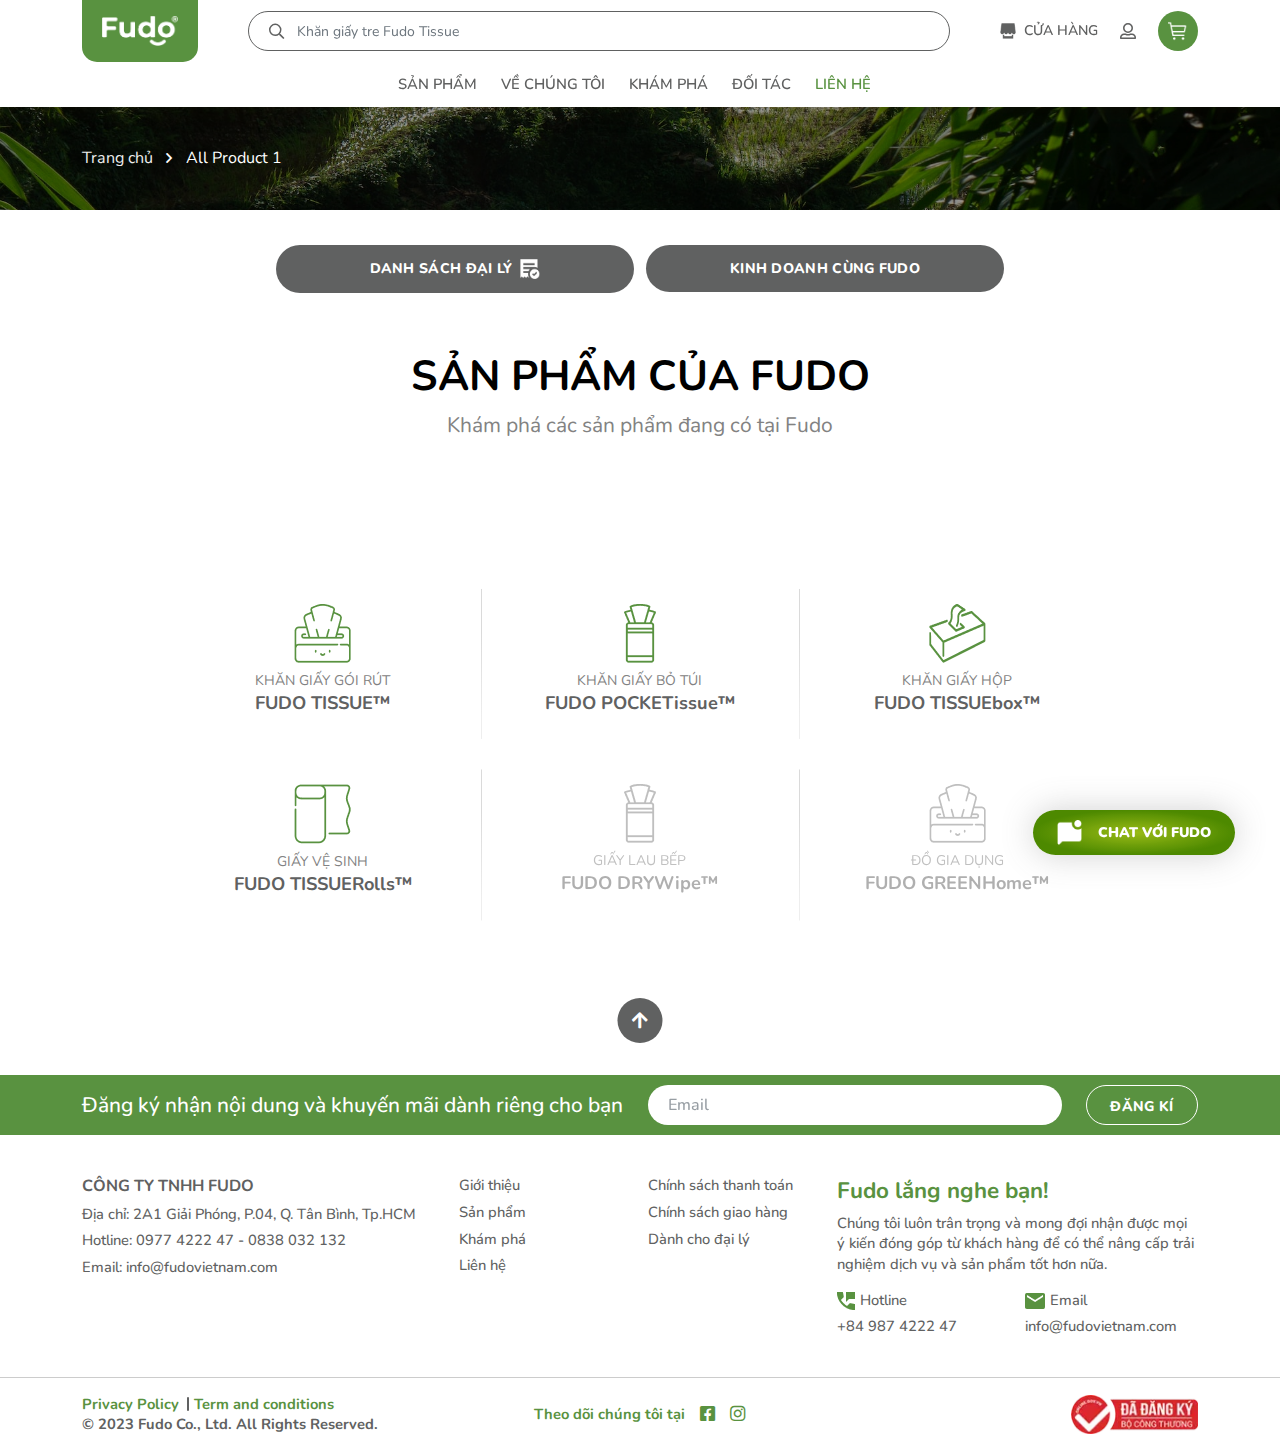
<file: all-product.html>
<!DOCTYPE html>
<html lang="vi">
<head>
    <meta charset="UTF-8">
    <meta name="viewport"
          content="width=device-width, user-scalable=no, initial-scale=1.0, maximum-scale=1.0, minimum-scale=1.0">

    <title>Template Fudo</title>
    <meta name="description" content="Template Fudo">
    <meta name="author" content="">

    <meta property="og:title" content="Template Fudo">
    <meta property="og:type" content="website">
    <meta property="og:url" content="">
    <meta property="og:description" content="Template Fudo">
    <meta property="og:image" content="">

    <link rel="preconnect" href="https://fonts.googleapis.com">
    <link rel="preconnect" href="https://fonts.gstatic.com" crossorigin>
    <link href="https://fonts.googleapis.com/css2?family=Montserrat+Alternates:ital,wght@0,100;0,200;0,300;0,400;0,500;0,600;0,700;0,800;0,900;1,100;1,200;1,300;1,400;1,500;1,600;1,700;1,800;1,900&display=swap"
          rel="stylesheet">

    <link rel="icon" href="./assets/images/favicon.png">
    <link rel="apple-touch-icon" href="./assets/images/favicon.png">
    <link rel="stylesheet" href="./assets/plugins/bootstrap/css/bootstrap.min.css">
    <link rel="stylesheet" href="./assets/plugins/swiper/swiper-bundle.min.css">
    <link rel="stylesheet" href="./assets/plugins/fancybox/fancybox.min.css">
    <link rel="stylesheet" href="./assets/fonts/fontawesome/css/all.min.css">
    <link rel="stylesheet" href="./assets/css/base.css">
    <link rel="stylesheet" href="./assets/css/style.css">
</head>
<body>


<div class="modal fade modal-theme" id="popup-isLogin" data-bs-backdrop="static" data-bs-keyboard="false">
    <div class="modal-dialog modal-dialog-centered">
        <div class="modal-content">
            <div class="modal-header">
                <div class="modal-title">Nhập email mua hàng của bạn</div>
                <button type="button" class="modal-theme_close" data-bs-dismiss="modal">
                    <i class="fas fa-times-circle"></i>
                </button>
            </div>
            <div class="modal-body">
                <form action="" class="modal-theme_form vstack">
                    <div class="form-item">
                        <input type="text" class="form-control" placeholder="Người nhận *" value="Thiện">
                    </div>
                    <div class="form-item">
                        <input type="tel" minlength="10" maxlength="10" class="form-control"
                               placeholder="Số điện thoại *" value="0838032132">
                    </div>
                    <div class="form-item">
                        <input type="text" class="form-control" placeholder="Địa chỉ *"
                               value="2A1 Giải Phóng, phường 04, quận Tân Bình">
                    </div>
                    <div class="form-item">
                        <div class="form-check hstack">
                            <input class="form-check-input" checked type="checkbox" value="" id="ship1">
                            <label class="form-check-label" for="ship1">
                                GIAO HỎA TỐC trong ngày <br>
                                (Áp dụng riêng TP.HCM và Tp.Hà Nội)
                            </label>
                        </div>
                    </div>
                    <div class="form-item">
                        <button type="submit" class="button-theme button-theme_primary button-theme_large w-100">
                            <img src="./assets/images/icons/check-white.png" alt="">
                            XÁC NHẬN VÀ THANH TOÁN
                        </button>
                    </div>
                </form>
            </div>
        </div>
    </div>
</div>

<div class="modal fade modal-theme" id="popup-noLogin" data-bs-backdrop="static" data-bs-keyboard="false">
    <div class="modal-dialog modal-dialog-centered">
        <div class="modal-content">
            <div class="modal-header">
                <div class="modal-title">Nhập email mua hàng của bạn</div>
                <button type="button" class="modal-theme_close" data-bs-dismiss="modal">
                    <i class="fas fa-times-circle"></i>
                </button>
            </div>
            <div class="modal-body">
                <form action="" class="modal-theme_form vstack">
                    <div class="form-item">
                        <input type="email" class="form-control" placeholder="Email mua hàng *">
                    </div>
                    <div class="form-item form-desc form-desc_secondary">
                        Hãy điền chính xác Email vì Fudo sẽ tự động tạo và gửi thông tin tài khoản cho bạn
                    </div>
                    <div class="form-item form-desc">
                        Thông tin giao hàng
                    </div>
                    <div class="form-item">
                        <input type="text" class="form-control" placeholder="Người nhận *">
                    </div>
                    <div class="form-item">
                        <input type="tel" minlength="10" maxlength="10" class="form-control"
                               placeholder="Số điện thoại *">
                    </div>
                    <div class="form-item">
                        <input type="text" class="form-control" placeholder="Địa chỉ *">
                    </div>
                    <div class="form-item">
                        <div class="form-check hstack">
                            <input class="form-check-input" type="checkbox" value="" id="ship2">
                            <label class="form-check-label" for="ship2">
                                GIAO HỎA TỐC trong ngày <br>
                                (Áp dụng riêng TP.HCM và Tp.Hà Nội)
                            </label>
                        </div>
                    </div>
                    <div class="form-item">
                        <button type="submit" class="button-theme button-theme_dark button-theme_large w-100">
                            <img src="./assets/images/icons/check-white.png" alt="">
                            XÁC NHẬN VÀ THANH TOÁN
                        </button>
                    </div>
                </form>
            </div>
        </div>
    </div>
</div>

<div class="modal fade modal-user" id="popup-signup" data-bs-backdrop="static" data-bs-keyboard="false">
	<div class="modal-dialog modal-dialog-centered">
		<div class="modal-content">
			<div class="modal-header position-relative vstack align-items-center justify-content-center text-center border-bottom-0">
				<div class="modal-title">Đăng ký</div>
				<div class="modal-desc">
					Bạn đã có tài khoản? <a href="#popup-signin" data-bs-toggle="modal">Đăng nhập</a>
				</div>
				<button type="button" class="modal-user_close" data-bs-dismiss="modal">
					<i class="fas fa-times-circle"></i>
				</button>
			</div>
			<div class="modal-body">
				<form action="" class="modal-user_form">
					<div class="form-step vstack" id="step1">
						<div class="form-item">
							<label for="form-user_email" class="form-item_label">
								Email/SĐT
							</label>
							<input type="text" id="form-user_email" class="form-control form-item_input"
								   placeholder="Nhập Email/SĐT">
							<div class="form-input_warning">
								Vui lòng nhập email/sđt
							</div>
						</div>
						<div class="form-item mt-4 text-center">
							<button type="button"
									class="button-theme button-theme_primary button-theme_large buttonNextStep w-100">
								TIẾP TỤC
							</button>
						</div>
					</div>
					<div class="form-step vstack d-none" id="step2">
						<div class="form-item">
							<label for="form-user_otp" class="form-item_label">
								Nhập OTP
							</label>
							<input type="text" id="form-user_otp" class="form-control form-item_input"
								   placeholder="Nhập OTP">
							<div class="form-input_warning">
								Vui lòng nhập OTP
							</div>
							<div class="hstack justify-content-between">
								<a href="" class="form-user_back">
									Gửi lại mã OTP?
								</a>
								<a href="" class="form-user_back">
									Liên hệ SĐT
								</a>
							</div>
						</div>
						<div class="form-item mt-4 text-center">
							<button type="button"
									class="button-theme button-theme_primary button-theme_large buttonNextStep w-100">
								TIẾP TỤC
							</button>
							<br>
							<button type="button"
									class="buttonPrevStep form-user_back">
								Quay lại
							</button>
						</div>
					</div>
					<div class="form-step vstack d-none" id="step3">
						<div class="form-item">
							<label for="form-user_fullname" class="form-item_label">
								Nhập họ và tên
							</label>
							<div class="form-item_group">
								<input type="password" id="form-user_fullname" class="form-control form-item_input"
									   placeholder="Nhập họ và tên">
								<button type="button" class="form-item_button button-viewPass"><i
										class="fas fa-eye"></i>
								</button>
							</div>
							<div class="form-input_warning">
								Vui lòng nhập họ và tên
							</div>
						</div>
						<div class="form-item">
							<label for="form-user_password" class="form-item_label">
								Nhập mật khẩu
							</label>
							<div class="form-item_group">
								<input type="password" id="form-user_password" class="form-control form-item_input"
									   placeholder="Nhập mật khẩu">
								<button type="button" class="form-item_button button-viewPass"><i
										class="fas fa-eye"></i>
								</button>
							</div>
							<div class="form-input_warning">
								Vui lòng nhập mật khẩu xác nhận
							</div>
						</div>
						<div class="form-item">
							<label for="form-user_confirm" class="form-item_label">
								Nhập lại mật khẩu
							</label>
							<div class="form-item_group">
								<input type="password" id="form-user_confirm" class="form-control form-item_input"
									   placeholder="Nhập lại mật khẩu">
								<button type="button" class="form-item_button button-viewPass"><i
										class="fas fa-eye"></i>
								</button>
							</div>
							<div class="form-input_warning">
								Vui lòng nhập mật khẩu xác nhận
							</div>
						</div>
						<div class="form-item mt-4 text-center">
							<button type="submit"
									class="button-theme button-theme_primary button-theme_large buttonNextStep w-100">
								ĐĂNG KÝ TÀI KHOẢN
							</button>
							<br>
							<button type="button"
									class="buttonPrevStep form-user_back">
								Quay lại
							</button>
						</div>
					</div>
					<div class="modal-user_loading" id="modal-user_loading">
						<img src="./assets/images/icons/loading.gif" width="50" height="50" class="img-fluid"
							 alt="">
					</div>
				</form>
			</div>
		</div>
	</div>
</div>

<div class="modal fade modal-user" id="popup-signin" data-bs-backdrop="static" data-bs-keyboard="false">
    <div class="modal-dialog modal-dialog-centered">
        <div class="modal-content">
            <div class="modal-header position-relative vstack align-items-center justify-content-center text-center border-bottom-0">
                <div class="modal-title">Đăng nhập</div>
                <div class="modal-desc">
                    Bạn chưa có tài khoản? <a href="#popup-signup" data-bs-toggle="modal">Đăng ký</a>
                </div>
                <button type="button" class="modal-user_close" data-bs-dismiss="modal">
                    <i class="fas fa-times-circle"></i>
                </button>
            </div>
            <div class="modal-body">
                <form action="" class="modal-user_form vstack">
                    <div class="form-item">
                        <label for="" class="form-item_label">
                            Email/SĐT
                        </label>
                        <input type="text" id="" class="form-control form-item_input"
                               placeholder="Nhập Email/SĐT">
                    </div>
                    <div class="form-item">
                        <label for="" class="form-item_label">
                            Nhập mật khẩu
                        </label>
                        <div class="form-item_group">
                            <input type="password" id="" class="form-control form-item_input"
                                   placeholder="Nhập mật khẩu">
                            <button type="button" class="form-item_button button-viewPass"><i class="fas fa-eye"></i>
                            </button>
                        </div>
                    </div>
                    <div class="form-item text-center">
                        <button type="submit" class="button-theme button-theme_primary button-theme_large w-100">ĐĂNG
                            NHẬP
                            TÀI KHOẢN
                        </button>
                    </div>
                </form>
            </div>
        </div>
    </div>
</div>

<div id="header" class="header bg-white position-fixed w-100 top-0 zi-10">
    <div class="container">
        <div class="header-grid position-relative zi-3 hstack">
            <div class="header-item">
                <a href="index.html" class="header-logo vstack">
                    <img src="./assets/images/logo.png" height="30px" width="76px" class="mw-100" alt="">
                </a>
            </div>
            <div class="header-item ms-auto ms-lg-0 flex-lg-grow-1" id="header-search">
                <button type="button" id="header-search_btn" class="header-search_btn d-lg-none d-flex">
                    <i class="far fa-search"></i>
                </button>
                <div class="header-search">
                    <form class="search-form position-relative hstack" action="">
                        <input type="text" class="search-form_input form-control"
                               placeholder="Khăn giấy tre Fudo Tissue">
                        <button type="submit" class="search-form_button"><i class="far fa-search"></i></button>
                    </form>
                </div>
            </div>
            <div class="header-item ms-0 ms-lg-auto">
                <div class="header-buttons hstack">
                    <a href="" class="header-button_item flex-shrink-0 header-button_store hstack">
                        <img src="./assets/images/icons/store-dark.png" width="16" height="16" class="img-fluid" alt="">
                        <span class="d-lg-flex d-none">
                            CỬA HÀNG
                        </span>
                    </a>
                    <div class="header-button_item flex-shrink-0 header-button_wrapper position-relative">
                        <a href="javascript:void(0)" class="header-button_user hstack">
                            <i class="far fa-user-alt"></i>
                        </a>
                        <ul class="user-list vstack">
							<li class="user-list_item">
								<a href="#popup-signup" data-bs-toggle="modal" class="user-list_btn hstack">
									<span class="user-list_item--icon">
										<img src="./assets/images/icons/sign-up.png" class="img-fluid" alt="">
									</span>
									Đăng ký
								</a>
							</li>
							<li class="user-list_item">
								<a href="#popup-signin" data-bs-toggle="modal" class="user-list_btn hstack">
									<span class="user-list_item--icon">
										<img src="./assets/images/icons/sign-in.png" class="img-fluid" alt="">
									</span>
									Đăng nhập
								</a>
							</li>
                            <li class="user-list_item">
                                <a href="" class="user-list_btn hstack">
                                    <span class="user-list_item--icon">
                                        <img src="./assets/images/icons/information.png" class="img-fluid" alt="">
                                    </span>
                                    Thông tin tài khoản
                                </a>
                            </li>
                            <li class="user-list_item">
                                <a href="" class="user-list_btn hstack">
                                    <span class="user-list_item--icon">
                                        <img src="./assets/images/icons/order-list.png" class="img-fluid" alt="">
                                    </span>
                                    Đơn hàng của tôi
                                </a>
                            </li>
                            <li class="user-list_item">
                                <a href="" class="user-list_btn hstack">
                                    <span class="user-list_item--icon">
                                        <img src="./assets/images/icons/signout.png" class="img-fluid" alt="">
                                    </span>
                                    Đăng xuất
                                </a>
                            </li>
                        </ul>
                    </div>
                    <a href="javascript:void(0)"
                       id="header-button_hamburger"
                       class="header-button_item flex-shrink-0 d-flex d-lg-none header-button_hamburger hstack">
                        <span></span>
                    </a>
                    <a href=""
                       class="header-button_item flex-shrink-0 header-button_cart rounded-circle hstack justify-content-center">
                        <img src="./assets/images/icons/cart-stroke.png" width="20" height="20" class="img-fluid"
                             alt="">
                    </a>
                </div>
            </div>
        </div>
        <ul class="header-navigation position-relative zi-2 hstack justify-content-center container"
            id="header-navigation">
            <li class="navigation-item">
                <a href="all-product.html" class="navigation-item_btn">
                    SẢN PHẨM
                </a>
            </li>
            <li class="navigation-item">
                <a href="aboutus.html" class="navigation-item_btn">
                    VỀ CHÚNG TÔI
                </a>
            </li>
            <li class="navigation-item">
                <a href="post-grid.html" class="navigation-item_btn">
                    KHÁM PHÁ
                </a>
            </li>
            <li class="navigation-item">
                <a href="partner.html" class="navigation-item_btn">
                    ĐỐI TÁC
                </a>
            </li>
            <li class="navigation-item">
                <a href="contact.html" class="navigation-item_btn active">
                    LIÊN HỆ
                </a>
            </li>
        </ul>
    </div>
</div>
<div class="bg-overlay"></div>

<div id="main" class="main page-category">
    <div class="section-breadcrumb background-cover" style="background-image: url('./assets/images/breadcrumb-bg.jpg')">
        <div class="container">
            <ol class="breadcrumb mb-0">
                <li class="breadcrumb-item"><a href="#">Trang chủ</a></li>
                <li class="breadcrumb-item active">All Product 1</li>
            </ol>
        </div>
    </div>
    <div class="section-category section-gap">
        <div class="container">
            <div class="row g-lg-5 g-3 justify-content-center">
                <div class="col-xl-8 col-lg-10">
                    <div class="section-heading section-heading_2 text-center">
                        <div class="heading-buttons d-flex flex-column flex-sm-row align-items-center">
                            <a class="button-theme w-100 button-theme_dark button-theme_large" href="">
                                DANH SÁCH ĐẠI LÝ <img src="./assets/images/icons/bill-time.png" alt="">
                            </a>
                            <a class="button-theme w-100 button-theme_dark button-theme_large" href="">
                                KINH DOANH CÙNG FUDO
                            </a>
                        </div>
                        <div class="heading-title">
                            SẢN PHẨM CỦA FUDO
                        </div>
                        <div class="heading-description">
                            Khám phá các sản phẩm đang có tại Fudo
                        </div>
                    </div>
                </div>
                <div class="col-xl-10">
                    <div class="category-wrapper d-flex flex-wrap">
                        <div class="category-item position-relative vstack text-center flex-grow-1">
                            <div class="category-item_image">
                                <img src="./assets/images/category/category-1.png" class="img-fluid transition-default"
                                     alt="">
                            </div>
                            <div class="category-item_content">
                                <div class="category-item_type transition-default">
                                    KHĂN GIẤY GÓI RÚT
                                </div>
                                <div class="category-item_name transition-default">
                                    FUDO TISSUE™
                                </div>
                            </div>
                            <a href="all-product-detail.html" class="stretched-link"></a>
                        </div>
                        <div class="category-item position-relative vstack text-center flex-grow-1">
                            <div class="category-item_image">
                                <img src="./assets/images/category/category-2.png" class="img-fluid transition-default"
                                     alt="">
                            </div>
                            <div class="category-item_content">
                                <div class="category-item_type transition-default">
                                    KHĂN GIẤY BỎ TÚI
                                </div>
                                <div class="category-item_name transition-default">
                                    FUDO POCKETissue™
                                </div>
                            </div>
                            <a href="all-product-detail.html" class="stretched-link"></a>
                        </div>
                        <div class="category-item position-relative vstack text-center flex-grow-1">
                            <div class="category-item_image">
                                <img src="./assets/images/category/category-3.png" class="img-fluid transition-default"
                                     alt="">
                            </div>
                            <div class="category-item_content">
                                <div class="category-item_type transition-default">
                                    KHĂN GIẤY HỘP
                                </div>
                                <div class="category-item_name transition-default">
                                    FUDO TISSUEbox™
                                </div>
                            </div>
                            <a href="all-product-detail.html" class="stretched-link"></a>
                        </div>
                        <div class="category-item position-relative vstack text-center flex-grow-1">
                            <div class="category-item_image">
                                <img src="./assets/images/category/category-4.png" class="img-fluid transition-default"
                                     alt="">
                            </div>
                            <div class="category-item_content">
                                <div class="category-item_type transition-default">
                                    GIẤY VỆ SINH
                                </div>
                                <div class="category-item_name transition-default">
                                    FUDO TISSUERolls™
                                </div>
                            </div>
                            <a href="all-product-detail.html" class="stretched-link"></a>
                        </div>
                        <div class="category-item is-disabled position-relative vstack text-center flex-grow-1">
                            <div class="category-item_image">
                                <img src="./assets/images/category/category-2.png" class="img-fluid transition-default"
                                     alt="">
                            </div>
                            <div class="category-item_content">
                                <div class="category-item_type transition-default">
                                    GIẤY LAU BẾP
                                </div>
                                <div class="category-item_name transition-default">
                                    FUDO DRYWipe™
                                </div>
                            </div>
                            <a href="all-product-detail.html" class="stretched-link"></a>
                        </div>
                        <div class="category-item is-disabled position-relative vstack text-center flex-grow-1">
                            <div class="category-item_image">
                                <img src="./assets/images/category/category-1.png" class="img-fluid transition-default"
                                     alt="">
                            </div>
                            <div class="category-item_content">
                                <div class="category-item_type transition-default">
                                    ĐỒ GIA DỤNG
                                </div>
                                <div class="category-item_name transition-default">
                                    FUDO GREENHome™
                                </div>
                            </div>
                            <a href="all-product-detail.html" class="stretched-link"></a>
                        </div>
                    </div>
                </div>
            </div>
        </div>
    </div>
</div>

<footer id="footer" class="footer position-relative">
    <div class="footer-return text-center">
        <button type="button" id="return-top"
                class="footer-return_button rounded-circle border-0 outline align-middle d-inline-flex align-items-center justify-content-center">
            <i class="fas fa-arrow-up"></i>
        </button>
    </div>
    <div class="footer-subscribe">
        <div class="container">
            <div class="row g-3 align-items-center">
                <div class="col-lg-6">
                    <div class="subscribe-text text-white">
                        Đăng ký nhận nội dung và khuyến mãi dành riêng cho bạn
                    </div>
                </div>
                <div class="col-lg-6">
                    <form action="">
                        <div class="subscribe-form hstack">
                            <input type="text" class="form-control" placeholder="Email">
                            <button type="submit" class="button-theme button-theme_primary__outline">
                                ĐĂNG KÍ
                            </button>
                        </div>
                    </form>
                </div>
            </div>
        </div>
    </div>
    <div class="footer-information">
        <div class="container">
            <div class="row g-3">
                <div class="col-lg-4">
                    <div class="footer-sub">
                        CÔNG TY TNHH FUDO
                    </div>
                    <div class="footer-link vstack">
                        <div class="footer-link_item">
                            Địa chỉ: <a href="https://goo.gl/maps/LUdqKtQyPrD63pG57" target="_blank">
                            2A1 Giải Phóng, P.04, Q. Tân Bình, Tp.HCM
                        </a>
                        </div>
                        <div class="footer-link_item">
                            Hotline: <a href="tel:0977422247">0977 4222 47</a> - <a href="tel:0838032132">0838 032
                            132</a>
                        </div>
                        <div class="footer-link_item">
                            Email: <a href="mailto:info@fudovietnam.com">info@fudovietnam.com</a>
                        </div>
                    </div>
                </div>
                <div class="col-lg-4">
                    <div class="row g-3">
                        <div class="col-sm-6">
                            <div class="footer-link vstack">
                                <div class="footer-link_item">
                                    <a href="">Giới thiệu</a>
                                </div>
                                <div class="footer-link_item">
                                    <a href="">Sản phẩm</a>
                                </div>
                                <div class="footer-link_item">
                                    <a href="">Khám phá</a>
                                </div>
                                <div class="footer-link_item">
                                    <a href="">Liên hệ</a>
                                </div>
                            </div>
                        </div>
                        <div class="col-sm-6">
                            <div class="footer-link vstack">
                                <div class="footer-link_item">
                                    <a href="">Chính sách thanh toán</a>
                                </div>
                                <div class="footer-link_item">
                                    <a href="">Chính sách giao hàng</a>
                                </div>
                                <div class="footer-link_item">
                                    <a href="">Dành cho đại lý</a>
                                </div>
                            </div>
                        </div>
                    </div>
                </div>
                <div class="col-lg-4">
                    <div class="footer-title">
                        Fudo lắng nghe bạn!
                    </div>
                    <div class="footer-text">
                        Chúng tôi luôn trân trọng và mong đợi nhận được mọi ý kiến đóng góp từ khách hàng để có thể
                        nâng
                        cấp trải nghiệm dịch vụ và sản phẩm tốt hơn nữa.
                    </div>
                    <div class="footer-contact hstack">
                        <div class="footer-contact_item vstack">
                            <div class="footer-contact_item--top hstack">
                                <img src="./assets/images/icons/phone-primary.png" class="img-fluid" alt="">
                                Hotline
                            </div>
                            <div class="footer-contact_item--bottom">
                                <a href="tel:+84987422247">
                                    +84 987 4222 47
                                </a>
                            </div>
                        </div>
                        <div class="footer-contact_item vstack">
                            <div class="footer-contact_item--top hstack">
                                <img src="./assets/images/icons/envelope-primary.png" class="img-fluid" alt="">
                                Email
                            </div>
                            <div class="footer-contact_item--bottom">
                                <a href="info@fudovietnam.com">
                                    info@fudovietnam.com
                                </a>
                            </div>
                        </div>
                    </div>
                </div>
            </div>
        </div>
    </div>
    <div class="footer-description">
        <div class="container">
            <div class="row g-3 align-items-center">
                <div class="col-lg-4">
                    <div class="footer-block">
                        <div class="footer-policy hstack">
                            <a href="" class="d-inline-flex align-middle position-relative">
                                Privacy Policy
                            </a>
                            <a href="" class="d-inline-flex align-middle position-relative">
                                Term and conditions
                            </a>
                        </div>
                        <div class="footer-copyright">
                            © 2023 Fudo Co., Ltd. All Rights Reserved.
                        </div>
                    </div>
                </div>
                <div class="col-lg-4">
                    <div class="footer-social hstack justify-content-center">
                        <div class="footer-social_text">
                            Theo dõi chúng tôi tại
                        </div>
                        <div class="footer-social_list hstack justify-content-center">
                            <a href="" class="d-inline-flex align-middle">
                                <i class="fab fa-facebook-square"></i>
                            </a>
                            <a href="" class="d-inline-flex align-middle">
                                <i class="fab fa-instagram"></i>
                            </a>
                        </div>
                    </div>
                </div>
                <div class="col-lg-4">
                    <div class="text-center text-lg-end">
                        <a href="" class="d-inline-flex align-middle">
                            <img src="./assets/images/dk-bct.png" height="39" width="126" class="w-auto mw-100"
                                 alt="">
                        </a>
                    </div>
                </div>
            </div>
        </div>
    </div>
</footer>

<div class="floating-chat">
    <a href="" class="floating-chat_btn">
        <img src="/assets/images/icons/chat.png" width="25px" height="25px" alt="" class="img-fluid">
        CHAT VỚI FUDO
    </a>
</div>


<script type="text/javascript" src="./assets/plugins/jquery.min.js"></script>
<script type="text/javascript"
        src="./assets/plugins/bootstrap/js/bootstrap.bundle.min.js"></script>
<script type="text/javascript" src="./assets/plugins/swiper/swiper-bundle.min.js"></script>
<script type="text/javascript" src="./assets/plugins/fancybox/fancybox.min.js"></script>
<script type="module" src="./assets/js/app.js"></script>
</body>
</html>
</file>
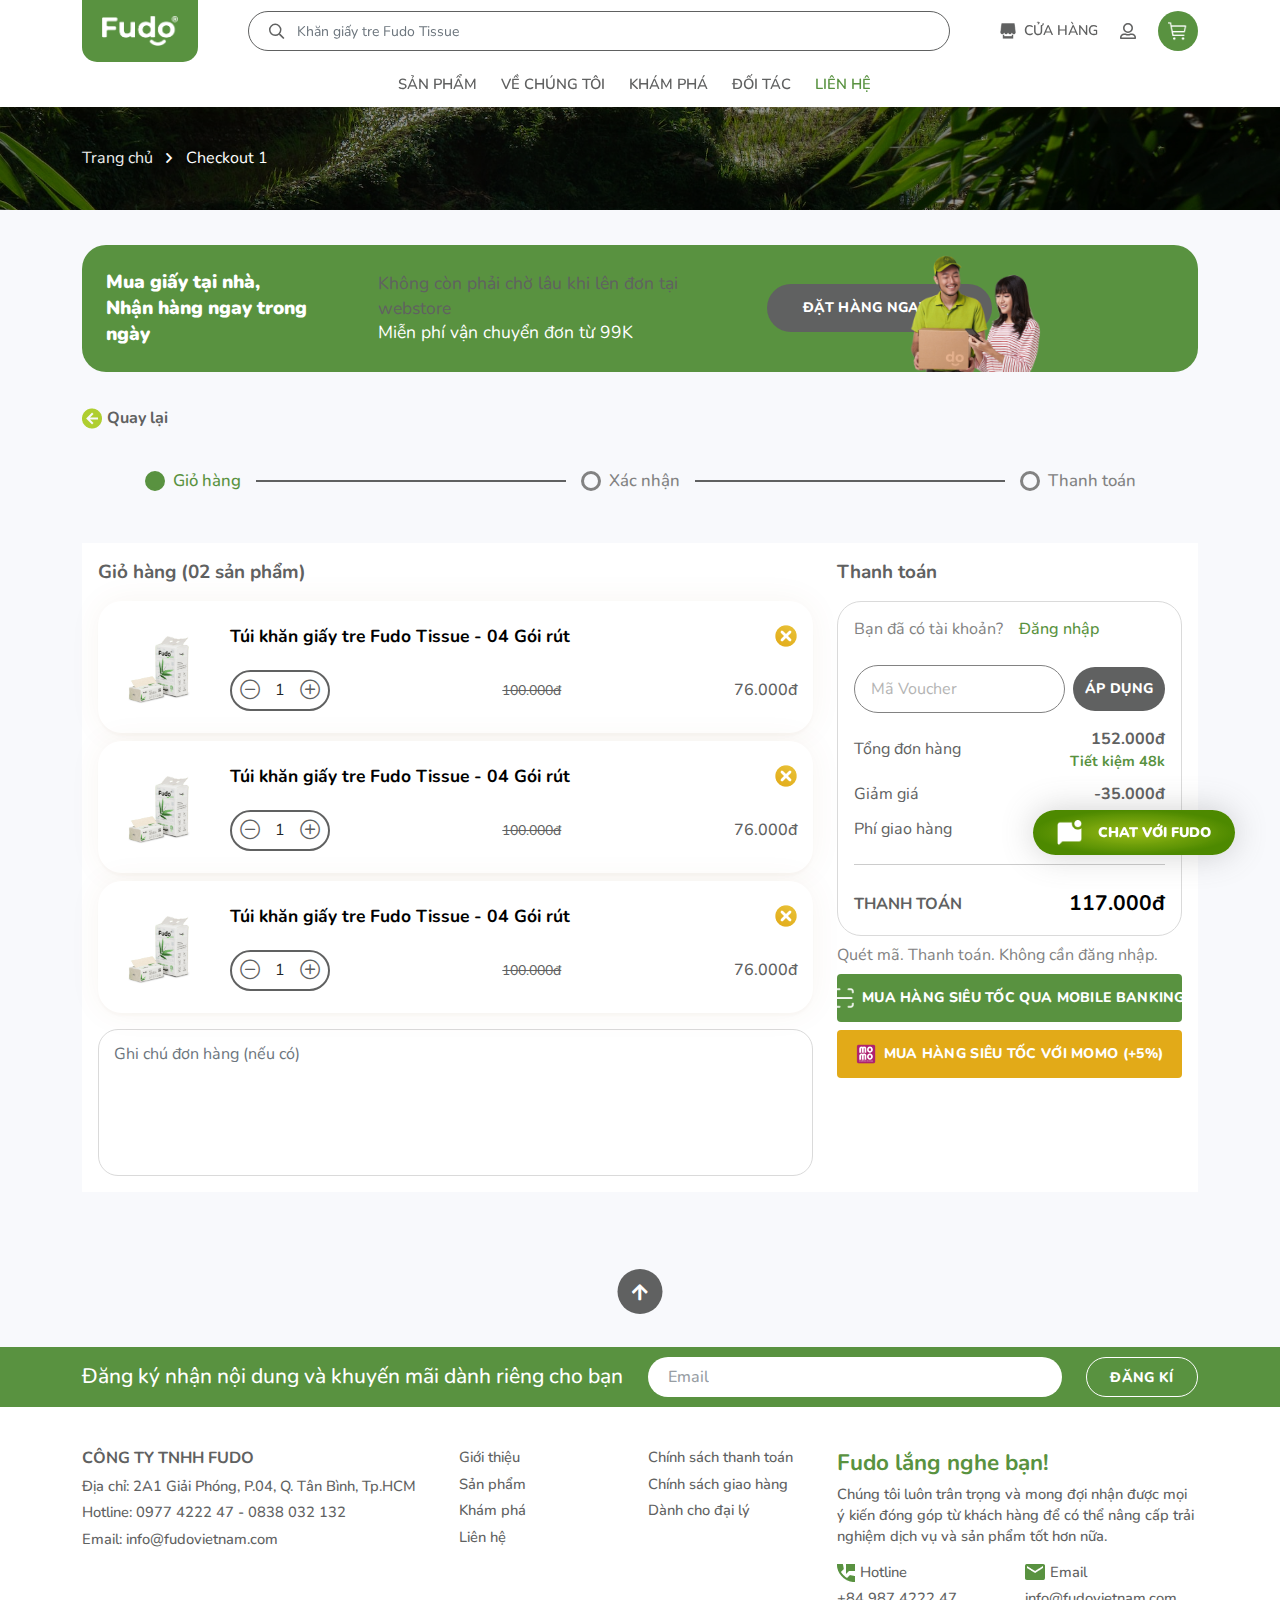
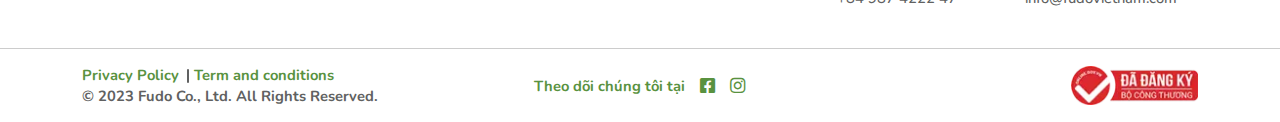
<file: checkout-1.html>
<!DOCTYPE html>
<html lang="vi">
<head>
	<meta charset="UTF-8">
	<meta name="viewport"
	      content="width=device-width, user-scalable=no, initial-scale=1.0, maximum-scale=1.0, minimum-scale=1.0">

	<title>Template Fudo</title>
	<meta name="description" content="Template Fudo">
	<meta name="author" content="">

	<meta property="og:title" content="Template Fudo">
	<meta property="og:type" content="website">
	<meta property="og:url" content="">
	<meta property="og:description" content="Template Fudo">
	<meta property="og:image" content="">

	<link rel="preconnect" href="https://fonts.googleapis.com">
	<link rel="preconnect" href="https://fonts.gstatic.com" crossorigin>
	<link href="https://fonts.googleapis.com/css2?family=Montserrat+Alternates:ital,wght@0,100;0,200;0,300;0,400;0,500;0,600;0,700;0,800;0,900;1,100;1,200;1,300;1,400;1,500;1,600;1,700;1,800;1,900&display=swap"
	      rel="stylesheet">

	<link rel="icon" href="./assets/images/favicon.png">
	<link rel="apple-touch-icon" href="./assets/images/favicon.png">
	<link rel="stylesheet" href="./assets/plugins/bootstrap/css/bootstrap.min.css">
	<link rel="stylesheet" href="./assets/plugins/swiper/swiper-bundle.min.css">
	<link rel="stylesheet" href="./assets/plugins/fancybox/fancybox.min.css">
	<link rel="stylesheet" href="./assets/fonts/fontawesome/css/all.min.css">
	<link rel="stylesheet" href="./assets/css/base.css">
	<link rel="stylesheet" href="./assets/css/style.css">
</head>
<body>


<div class="modal fade modal-theme" id="popup-isLogin" data-bs-backdrop="static" data-bs-keyboard="false">
	<div class="modal-dialog modal-dialog-centered">
		<div class="modal-content">
			<div class="modal-header">
				<div class="modal-title">Nhập email mua hàng của bạn</div>
				<button type="button" class="modal-theme_close" data-bs-dismiss="modal">
					<i class="fas fa-times-circle"></i>
				</button>
			</div>
			<div class="modal-body">
				<form action="" class="modal-theme_form vstack">
					<div class="form-item">
						<input type="text" class="form-control" placeholder="Người nhận *" value="Thiện">
					</div>
					<div class="form-item">
						<input type="tel" minlength="10" maxlength="10" class="form-control"
						       placeholder="Số điện thoại *" value="0838032132">
					</div>
					<div class="form-item">
						<input type="text" class="form-control" placeholder="Địa chỉ *"
						       value="2A1 Giải Phóng, phường 04, quận Tân Bình">
					</div>
					<div class="form-item">
						<div class="form-check hstack">
							<input class="form-check-input" checked type="checkbox" value="" id="ship1">
							<label class="form-check-label" for="ship1">
								GIAO HỎA TỐC trong ngày <br>
								(Áp dụng riêng TP.HCM và Tp.Hà Nội)
							</label>
						</div>
					</div>
					<div class="form-item">
						<button type="submit" class="button-theme button-theme_primary button-theme_large w-100">
							<img src="./assets/images/icons/check-white.png" alt="">
							XÁC NHẬN VÀ THANH TOÁN
						</button>
					</div>
				</form>
			</div>
		</div>
	</div>
</div>

<div class="modal fade modal-theme" id="popup-noLogin" data-bs-backdrop="static" data-bs-keyboard="false">
	<div class="modal-dialog modal-dialog-centered">
		<div class="modal-content">
			<div class="modal-header">
				<div class="modal-title">Nhập email mua hàng của bạn</div>
				<button type="button" class="modal-theme_close" data-bs-dismiss="modal">
					<i class="fas fa-times-circle"></i>
				</button>
			</div>
			<div class="modal-body">
				<form action="" class="modal-theme_form vstack">
					<div class="form-item">
						<input type="email" class="form-control" placeholder="Email mua hàng *">
					</div>
					<div class="form-item form-desc form-desc_secondary">
						Hãy điền chính xác Email vì Fudo sẽ tự động tạo và gửi thông tin tài khoản cho bạn
					</div>
					<div class="form-item form-desc">
						Thông tin giao hàng
					</div>
					<div class="form-item">
						<input type="text" class="form-control" placeholder="Người nhận *">
					</div>
					<div class="form-item">
						<input type="tel" minlength="10" maxlength="10" class="form-control"
						       placeholder="Số điện thoại *">
					</div>
					<div class="form-item">
						<input type="text" class="form-control" placeholder="Địa chỉ *">
					</div>
					<div class="form-item">
						<div class="form-check hstack">
							<input class="form-check-input" type="checkbox" value="" id="ship2">
							<label class="form-check-label" for="ship2">
								GIAO HỎA TỐC trong ngày <br>
								(Áp dụng riêng TP.HCM và Tp.Hà Nội)
							</label>
						</div>
					</div>
					<div class="form-item">
						<button type="submit" class="button-theme button-theme_dark button-theme_large w-100">
							<img src="./assets/images/icons/check-white.png" alt="">
							XÁC NHẬN VÀ THANH TOÁN
						</button>
					</div>
				</form>
			</div>
		</div>
	</div>
</div>

<div class="modal fade modal-user" id="popup-signup" data-bs-backdrop="static" data-bs-keyboard="false">
	<div class="modal-dialog modal-dialog-centered">
		<div class="modal-content">
			<div class="modal-header position-relative vstack align-items-center justify-content-center text-center border-bottom-0">
				<div class="modal-title">Đăng ký</div>
				<div class="modal-desc">
					Bạn đã có tài khoản? <a href="#popup-signin" data-bs-toggle="modal">Đăng nhập</a>
				</div>
				<button type="button" class="modal-user_close" data-bs-dismiss="modal">
					<i class="fas fa-times-circle"></i>
				</button>
			</div>
			<div class="modal-body">
				<form action="" class="modal-user_form">
					<div class="form-step vstack" id="step1">
						<div class="form-item">
							<label for="form-user_email" class="form-item_label">
								Email/SĐT
							</label>
							<input type="text" id="form-user_email" class="form-control form-item_input"
							       placeholder="Nhập Email/SĐT">
							<div class="form-input_warning">
								Vui lòng nhập email/sđt
							</div>
						</div>
						<div class="form-item mt-4 text-center">
							<button type="button"
							        class="button-theme button-theme_primary button-theme_large buttonNextStep w-100">
								TIẾP TỤC
							</button>
						</div>
					</div>
					<div class="form-step vstack d-none" id="step2">
						<div class="form-item">
							<label for="form-user_otp" class="form-item_label">
								Nhập OTP
							</label>
							<input type="text" id="form-user_otp" class="form-control form-item_input"
							       placeholder="Nhập OTP">
							<div class="form-input_warning">
								Vui lòng nhập OTP
							</div>
							<div class="hstack justify-content-between">
								<a href="" class="form-user_back">
									Gửi lại mã OTP?
								</a>
								<a href="" class="form-user_back">
									Liên hệ SĐT
								</a>
							</div>
						</div>
						<div class="form-item mt-4 text-center">
							<button type="button"
							        class="button-theme button-theme_primary button-theme_large buttonNextStep w-100">
								TIẾP TỤC
							</button>
							<br>
							<button type="button"
							        class="buttonPrevStep form-user_back">
								Quay lại
							</button>
						</div>
					</div>
					<div class="form-step vstack d-none" id="step3">
						<div class="form-item">
							<label for="form-user_fullname" class="form-item_label">
								Nhập họ và tên
							</label>
							<div class="form-item_group">
								<input type="password" id="form-user_fullname" class="form-control form-item_input"
								       placeholder="Nhập họ và tên">
								<button type="button" class="form-item_button button-viewPass"><i
										class="fas fa-eye"></i>
								</button>
							</div>
							<div class="form-input_warning">
								Vui lòng nhập họ và tên
							</div>
						</div>
						<div class="form-item">
							<label for="form-user_password" class="form-item_label">
								Nhập mật khẩu
							</label>
							<div class="form-item_group">
								<input type="password" id="form-user_password" class="form-control form-item_input"
								       placeholder="Nhập mật khẩu">
								<button type="button" class="form-item_button button-viewPass"><i
										class="fas fa-eye"></i>
								</button>
							</div>
							<div class="form-input_warning">
								Vui lòng nhập mật khẩu xác nhận
							</div>
						</div>
						<div class="form-item">
							<label for="form-user_confirm" class="form-item_label">
								Nhập lại mật khẩu
							</label>
							<div class="form-item_group">
								<input type="password" id="form-user_confirm" class="form-control form-item_input"
								       placeholder="Nhập lại mật khẩu">
								<button type="button" class="form-item_button button-viewPass"><i
										class="fas fa-eye"></i>
								</button>
							</div>
							<div class="form-input_warning">
								Vui lòng nhập mật khẩu xác nhận
							</div>
						</div>
						<div class="form-item mt-4 text-center">
							<button type="submit"
							        class="button-theme button-theme_primary button-theme_large buttonNextStep w-100">
								ĐĂNG KÝ TÀI KHOẢN
							</button>
							<br>
							<button type="button"
							        class="buttonPrevStep form-user_back">
								Quay lại
							</button>
						</div>
					</div>
					<div class="modal-user_loading" id="modal-user_loading">
						<img src="./assets/images/icons/loading.gif" width="50" height="50" class="img-fluid"
						     alt="">
					</div>
				</form>
			</div>
		</div>
	</div>
</div>

<div class="modal fade modal-user" id="popup-signin" data-bs-backdrop="static" data-bs-keyboard="false">
	<div class="modal-dialog modal-dialog-centered">
		<div class="modal-content">
			<div class="modal-header position-relative vstack align-items-center justify-content-center text-center border-bottom-0">
				<div class="modal-title">Đăng nhập</div>
				<div class="modal-desc">
					Bạn chưa có tài khoản? <a href="#popup-signup" data-bs-toggle="modal">Đăng ký</a>
				</div>
				<button type="button" class="modal-user_close" data-bs-dismiss="modal">
					<i class="fas fa-times-circle"></i>
				</button>
			</div>
			<div class="modal-body">
				<form action="" class="modal-user_form vstack">
					<div class="form-item">
						<label for="" class="form-item_label">
							Email/SĐT
						</label>
						<input type="text" id="" class="form-control form-item_input"
						       placeholder="Nhập Email/SĐT">
					</div>
					<div class="form-item">
						<label for="" class="form-item_label">
							Nhập mật khẩu
						</label>
						<div class="form-item_group">
							<input type="password" id="" class="form-control form-item_input"
							       placeholder="Nhập mật khẩu">
							<button type="button" class="form-item_button button-viewPass"><i class="fas fa-eye"></i>
							</button>
						</div>
					</div>
					<div class="form-item text-center">
						<button type="submit" class="button-theme button-theme_primary button-theme_large w-100">ĐĂNG
						                                                                                         NHẬP
						                                                                                         TÀI
						                                                                                         KHOẢN
						</button>
					</div>
				</form>
			</div>
		</div>
	</div>
</div>

<div id="header" class="header bg-white position-fixed w-100 top-0 zi-10">
	<div class="container">
		<div class="header-grid position-relative zi-3 hstack">
			<div class="header-item">
				<a href="index.html" class="header-logo vstack">
					<img src="./assets/images/logo.png" height="30px" width="76px" class="mw-100" alt="">
				</a>
			</div>
			<div class="header-item ms-auto ms-lg-0 flex-lg-grow-1" id="header-search">
				<button type="button" id="header-search_btn" class="header-search_btn d-lg-none d-flex">
					<i class="far fa-search"></i>
				</button>
				<div class="header-search">
					<form class="search-form position-relative hstack" action="">
						<input type="text" class="search-form_input form-control"
						       placeholder="Khăn giấy tre Fudo Tissue">
						<button type="submit" class="search-form_button"><i class="far fa-search"></i></button>
					</form>
				</div>
			</div>
			<div class="header-item ms-0 ms-lg-auto">
				<div class="header-buttons hstack">
					<a href="" class="header-button_item flex-shrink-0 header-button_store hstack">
						<img src="./assets/images/icons/store-dark.png" width="16" height="16" class="img-fluid" alt="">
						<span class="d-lg-flex d-none">
							CỬA HÀNG
						</span>
					</a>
					<div class="header-button_item flex-shrink-0 header-button_wrapper position-relative">
						<a href="javascript:void(0)" class="header-button_user hstack">
							<i class="far fa-user-alt"></i>
						</a>
						<ul class="user-list vstack">
							<li class="user-list_item">
								<a href="#popup-signup" data-bs-toggle="modal" class="user-list_btn hstack">
									<span class="user-list_item--icon">
										<img src="./assets/images/icons/sign-up.png" class="img-fluid" alt="">
									</span>
									Đăng ký
								</a>
							</li>
							<li class="user-list_item">
								<a href="#popup-signin" data-bs-toggle="modal" class="user-list_btn hstack">
									<span class="user-list_item--icon">
										<img src="./assets/images/icons/sign-in.png" class="img-fluid" alt="">
									</span>
									Đăng nhập
								</a>
							</li>
							<li class="user-list_item">
								<a href="" class="user-list_btn hstack">
									<span class="user-list_item--icon">
										<img src="./assets/images/icons/information.png" class="img-fluid" alt="">
									</span>
									Thông tin tài khoản
								</a>
							</li>
							<li class="user-list_item">
								<a href="" class="user-list_btn hstack">
									<span class="user-list_item--icon">
										<img src="./assets/images/icons/order-list.png" class="img-fluid" alt="">
									</span>
									Đơn hàng của tôi
								</a>
							</li>
							<li class="user-list_item">
								<a href="" class="user-list_btn hstack">
									<span class="user-list_item--icon">
										<img src="./assets/images/icons/signout.png" class="img-fluid" alt="">
									</span>
									Đăng xuất
								</a>
							</li>
						</ul>
					</div>
					<a href="javascript:void(0)"
					   id="header-button_hamburger"
					   class="header-button_item flex-shrink-0 d-flex d-lg-none header-button_hamburger hstack">
						<span></span>
					</a>
					<a href=""
					   class="header-button_item flex-shrink-0 header-button_cart rounded-circle hstack justify-content-center">
						<img src="./assets/images/icons/cart-stroke.png" width="20" height="20" class="img-fluid"
						     alt="">
					</a>
				</div>
			</div>
		</div>
		<ul class="header-navigation position-relative zi-2 hstack justify-content-center container"
		    id="header-navigation">
			<li class="navigation-item">
				<a href="all-product.html" class="navigation-item_btn">
					SẢN PHẨM
				</a>
			</li>
			<li class="navigation-item">
				<a href="aboutus.html" class="navigation-item_btn">
					VỀ CHÚNG TÔI
				</a>
			</li>
			<li class="navigation-item">
				<a href="post-grid.html" class="navigation-item_btn">
					KHÁM PHÁ
				</a>
			</li>
			<li class="navigation-item">
				<a href="partner.html" class="navigation-item_btn">
					ĐỐI TÁC
				</a>
			</li>
			<li class="navigation-item">
				<a href="contact.html" class="navigation-item_btn active">
					LIÊN HỆ
				</a>
			</li>
		</ul>
	</div>
</div>
<div class="bg-overlay"></div>

<div id="main" class="main page-checkout">
	<div class="section-breadcrumb background-cover" style="background-image: url('./assets/images/breadcrumb-bg.jpg')">
		<div class="container">
			<ol class="breadcrumb mb-0">
				<li class="breadcrumb-item"><a href="#">Trang chủ</a></li>
				<li class="breadcrumb-item active">Checkout 1</li>
			</ol>
		</div>
	</div>
	<div class="section-gap">
		<div class="container">
			<div class="heading-decor position-relative">
				<div class="row">
					<div class="col-lg-10">
						<div class="heading-decor_content hstack">
							<div class="heading-title">
								Mua giấy tại nhà,<br>Nhận hàng ngay trong ngày
							</div>
							<div class="heading-description">
								Không còn phải chờ lâu khi lên đơn tại webstore<br>
								<span>Miễn phí vận chuyển đơn từ 99K</span>
							</div>
							<div class="heading-button">
								<a class="button-theme button-theme_dark button-theme_large" href="">
									ĐẶT HÀNG NGAY <img src="./assets/images/icons/store.png" alt="">
								</a>
							</div>
						</div>
					</div>
				</div>
				<div class="heading-decor_image position-absolute top-0 bottom-0">
					<img src="./assets/images/demo-5.png" class="h-100 mw-100" alt="">
				</div>
			</div>
		</div>
	</div>
	<div class="checkout-inner">
		<div class="container">
			<a href="" class="d-inline-flex align-items-center button-back">
				<img src="./assets/images/icons/back.png" alt="">
				Quay lại
			</a>
			<div class="section-gap">
				<div class="checkout-step">
					<div class="checkout-step_timeline hstack">
						<div class="timeline-item pseudo is-active">
							Giỏ hàng
						</div>
						<div class="timeline-step"></div>
						<div class="timeline-item pseudo">
							Xác nhận
						</div>
						<div class="timeline-step"></div>
						<div class="timeline-item pseudo">
							Thanh toán
						</div>
					</div>
				</div>
				<div class="checkout-wrapper bg-white">
					<div class="row g-4">
						<div class="col-lg-7 col-xl-8">
							<div class="checkout-title">
								Giỏ hàng (02 sản phẩm)
							</div>
							<div class="checkout-list vstack">
								<div class="checkout-item bg-white hstack">
									<div class="checkout-thumb">
										<div class="ratio ratio-1x1">
											<img src="./assets/images/product/product-demo-2.png"
											     class="img-fluid" alt="">
										</div>
									</div>
									<div class="checkout-content vstack">
										<div class="checkout-content_top flex-grow-1 hstack justify-content-between">
											<div class="checkout-name">
												Túi khăn giấy tre Fudo Tissue - 04 Gói rút
											</div>
											<div class="checkout-remove">
												<button type="button" class="checkout-remove_btn">
													<img src="./assets/images/icons/close.png" alt="">
												</button>
											</div>
										</div>
										<div class="checkout-content_bottom flex-grow-1 hstack justify-content-between">
											<div class="checkout-quantity">
												<div class="checkout-quantity_wrapper hstack">
													<button class="checkout-quantity_button" type="button">
														<i class="fal fa-minus-circle"></i>
													</button>
													<input value="1"
													       class="form-control checkout-quantity_input">
													<button class="checkout-quantity_button" type="button">
														<i class="fal fa-plus-circle"></i>
													</button>
												</div>
											</div>
											<div class="checkout-unit">
												100.000đ
											</div>
											<div class="checkout-total">
												76.000đ
											</div>
										</div>
									</div>
								</div>
								<div class="checkout-item bg-white hstack">
									<div class="checkout-thumb">
										<div class="ratio ratio-1x1">
											<img src="./assets/images/product/product-demo-2.png"
											     class="img-fluid" alt="">
										</div>
									</div>
									<div class="checkout-content vstack">
										<div class="checkout-content_top flex-grow-1 hstack justify-content-between">
											<div class="checkout-name">
												Túi khăn giấy tre Fudo Tissue - 04 Gói rút
											</div>
											<div class="checkout-remove">
												<button type="button" class="checkout-remove_btn">
													<img src="./assets/images/icons/close.png" alt="">
												</button>
											</div>
										</div>
										<div class="checkout-content_bottom flex-grow-1 hstack justify-content-between">
											<div class="checkout-quantity">
												<div class="checkout-quantity_wrapper hstack">
													<button class="checkout-quantity_button" type="button">
														<i class="fal fa-minus-circle"></i>
													</button>
													<input value="1"
													       class="form-control checkout-quantity_input">
													<button class="checkout-quantity_button" type="button">
														<i class="fal fa-plus-circle"></i>
													</button>
												</div>
											</div>
											<div class="checkout-unit">
												100.000đ
											</div>
											<div class="checkout-total">
												76.000đ
											</div>
										</div>
									</div>
								</div>
								<div class="checkout-item bg-white hstack">
									<div class="checkout-thumb">
										<div class="ratio ratio-1x1">
											<img src="./assets/images/product/product-demo-2.png"
											     class="img-fluid" alt="">
										</div>
									</div>
									<div class="checkout-content vstack">
										<div class="checkout-content_top flex-grow-1 hstack justify-content-between">
											<div class="checkout-name">
												Túi khăn giấy tre Fudo Tissue - 04 Gói rút
											</div>
											<div class="checkout-remove">
												<button type="button" class="checkout-remove_btn">
													<img src="./assets/images/icons/close.png" alt="">
												</button>
											</div>
										</div>
										<div class="checkout-content_bottom flex-grow-1 hstack justify-content-between">
											<div class="checkout-quantity">
												<div class="checkout-quantity_wrapper hstack">
													<button class="checkout-quantity_button" type="button">
														<i class="fal fa-minus-circle"></i>
													</button>
													<input value="1"
													       class="form-control checkout-quantity_input">
													<button class="checkout-quantity_button" type="button">
														<i class="fal fa-plus-circle"></i>
													</button>
												</div>
											</div>
											<div class="checkout-unit">
												100.000đ
											</div>
											<div class="checkout-total">
												76.000đ
											</div>
										</div>
									</div>
								</div>
							</div>
							<div class="checkout-note">
								<textarea name="" class="form-control" id="" rows="5" placeholder="Ghi chú đơn hàng (nếu có)"></textarea>
							</div>
						</div>
						<div class="col-lg-5 col-xl-4">
							<div class="checkout-title">
								Thanh toán
							</div>
							<div class="checkout-sidebar vstack">
								<div class="checkout-sidebar_information">
									<div class="checkout-sidebar_desc">
										Bạn đã có tài khoản? <a href="" class="checkout-sidebar_desc--btn">Đăng nhập</a>
									</div>
									<div class="checkout-group hstack">
										<input type="text" class="checkout-group_input" placeholder="Mã Voucher">
										<button type="" class="button-theme button-theme_dark">ÁP DỤNG</button>
									</div>
									<div class="checkout-fee vstack">
										<div class="checkout-fee_item hstack">
											<div class="fee-item_text">
												Tổng đơn hàng
											</div>
											<div class="fee-item_value ms-auto">
												152.000đ
												<span>Tiết kiệm 48k</span>
											</div>
										</div>
										<div class="checkout-fee_item hstack">
											<div class="fee-item_text">
												Giảm giá
											</div>
											<div class="fee-item_value ms-auto">
												-35.000đ
											</div>
										</div>
										<div class="checkout-fee_item hstack">
											<div class="fee-item_text">
												Phí giao hàng
											</div>
											<div class="fee-item_value ms-auto">
												Miễn phí
											</div>
										</div>
									</div>
									<div class="checkout-divider"></div>
									<div class="checkout-total hstack">
										<div class="checkout-total_text">
											THANH TOÁN
										</div>
										<div class="checkout-total_value ms-auto">
											117.000đ
										</div>
									</div>
								</div>
								<div class="checkout-sidebar_desc">
									Quét mã. Thanh toán. Không cần đăng nhập.
								</div>
								<div class="checkout-sidebar_buttons vstack">
									<a class="button-theme button-theme_primary button-theme_large w-100"
									   href="#popup-noLogin" data-bs-toggle="modal">
										<img src="./assets/images/icons/qr.png" class="img-fluid" alt="">
										MUA HÀNG SIÊU TỐC QUA MOBILE BANKING
									</a>
									<a class="button-theme button-theme_secondary button-theme_large w-100"
									   href="#popup-isLogin" data-bs-toggle="modal">
										<img src="./assets/images/icons/momo.png" class="img-fluid" alt="">
										MUA HÀNG SIÊU TỐC VỚI MOMO (+5%)
									</a>
								</div>
							</div>
						</div>
					</div>
				</div>
			</div>
		</div>
	</div>
</div>

<footer id="footer" class="footer position-relative">
	<div class="footer-return text-center">
		<button type="button" id="return-top"
		        class="footer-return_button rounded-circle border-0 outline align-middle d-inline-flex align-items-center justify-content-center">
			<i class="fas fa-arrow-up"></i>
		</button>
	</div>
	<div class="footer-subscribe">
		<div class="container">
			<div class="row g-3 align-items-center">
				<div class="col-lg-6">
					<div class="subscribe-text text-white">
						Đăng ký nhận nội dung và khuyến mãi dành riêng cho bạn
					</div>
				</div>
				<div class="col-lg-6">
					<form action="">
						<div class="subscribe-form hstack">
							<input type="text" class="form-control" placeholder="Email">
							<button type="submit" class="button-theme button-theme_primary__outline">
								ĐĂNG KÍ
							</button>
						</div>
					</form>
				</div>
			</div>
		</div>
	</div>
	<div class="footer-information">
		<div class="container">
			<div class="row g-3">
				<div class="col-lg-4">
					<div class="footer-sub">
						CÔNG TY TNHH FUDO
					</div>
					<div class="footer-link vstack">
						<div class="footer-link_item">
							Địa chỉ: <a href="https://goo.gl/maps/LUdqKtQyPrD63pG57" target="_blank">
							2A1 Giải Phóng, P.04, Q. Tân Bình, Tp.HCM
						</a>
						</div>
						<div class="footer-link_item">
							Hotline: <a href="tel:0977422247">0977 4222 47</a> - <a href="tel:0838032132">0838 032
							                                                                              132</a>
						</div>
						<div class="footer-link_item">
							Email: <a href="mailto:info@fudovietnam.com">info@fudovietnam.com</a>
						</div>
					</div>
				</div>
				<div class="col-lg-4">
					<div class="row g-3">
						<div class="col-sm-6">
							<div class="footer-link vstack">
								<div class="footer-link_item">
									<a href="">Giới thiệu</a>
								</div>
								<div class="footer-link_item">
									<a href="">Sản phẩm</a>
								</div>
								<div class="footer-link_item">
									<a href="">Khám phá</a>
								</div>
								<div class="footer-link_item">
									<a href="">Liên hệ</a>
								</div>
							</div>
						</div>
						<div class="col-sm-6">
							<div class="footer-link vstack">
								<div class="footer-link_item">
									<a href="">Chính sách thanh toán</a>
								</div>
								<div class="footer-link_item">
									<a href="">Chính sách giao hàng</a>
								</div>
								<div class="footer-link_item">
									<a href="">Dành cho đại lý</a>
								</div>
							</div>
						</div>
					</div>
				</div>
				<div class="col-lg-4">
					<div class="footer-title">
						Fudo lắng nghe bạn!
					</div>
					<div class="footer-text">
						Chúng tôi luôn trân trọng và mong đợi nhận được mọi ý kiến đóng góp từ khách hàng để có thể
						nâng
						cấp trải nghiệm dịch vụ và sản phẩm tốt hơn nữa.
					</div>
					<div class="footer-contact hstack">
						<div class="footer-contact_item vstack">
							<div class="footer-contact_item--top hstack">
								<img src="./assets/images/icons/phone-primary.png" class="img-fluid" alt="">
								Hotline
							</div>
							<div class="footer-contact_item--bottom">
								<a href="tel:+84987422247">
									+84 987 4222 47
								</a>
							</div>
						</div>
						<div class="footer-contact_item vstack">
							<div class="footer-contact_item--top hstack">
								<img src="./assets/images/icons/envelope-primary.png" class="img-fluid" alt="">
								Email
							</div>
							<div class="footer-contact_item--bottom">
								<a href="info@fudovietnam.com">
									info@fudovietnam.com
								</a>
							</div>
						</div>
					</div>
				</div>
			</div>
		</div>
	</div>
	<div class="footer-description">
		<div class="container">
			<div class="row g-3 align-items-center">
				<div class="col-lg-4">
					<div class="footer-block">
						<div class="footer-policy hstack">
							<a href="" class="d-inline-flex align-middle position-relative">
								Privacy Policy
							</a>
							<a href="" class="d-inline-flex align-middle position-relative">
								Term and conditions
							</a>
						</div>
						<div class="footer-copyright">
							© 2023 Fudo Co., Ltd. All Rights Reserved.
						</div>
					</div>
				</div>
				<div class="col-lg-4">
					<div class="footer-social hstack justify-content-center">
						<div class="footer-social_text">
							Theo dõi chúng tôi tại
						</div>
						<div class="footer-social_list hstack justify-content-center">
							<a href="" class="d-inline-flex align-middle">
								<i class="fab fa-facebook-square"></i>
							</a>
							<a href="" class="d-inline-flex align-middle">
								<i class="fab fa-instagram"></i>
							</a>
						</div>
					</div>
				</div>
				<div class="col-lg-4">
					<div class="text-center text-lg-end">
						<a href="" class="d-inline-flex align-middle">
							<img src="./assets/images/dk-bct.png" height="39" width="126" class="w-auto mw-100"
							     alt="">
						</a>
					</div>
				</div>
			</div>
		</div>
	</div>
</footer>

<div class="floating-chat">
	<a href="" class="floating-chat_btn">
		<img src="/assets/images/icons/chat.png" width="25px" height="25px" alt="" class="img-fluid">
		CHAT VỚI FUDO
	</a>
</div>


<script type="text/javascript" src="./assets/plugins/jquery.min.js"></script>
<script type="text/javascript"
        src="./assets/plugins/bootstrap/js/bootstrap.bundle.min.js"></script>
<script type="text/javascript" src="./assets/plugins/swiper/swiper-bundle.min.js"></script>
<script type="text/javascript" src="./assets/plugins/fancybox/fancybox.min.js"></script>
<script type="module" src="./assets/js/app.js"></script>
</body>
</html>
</file>
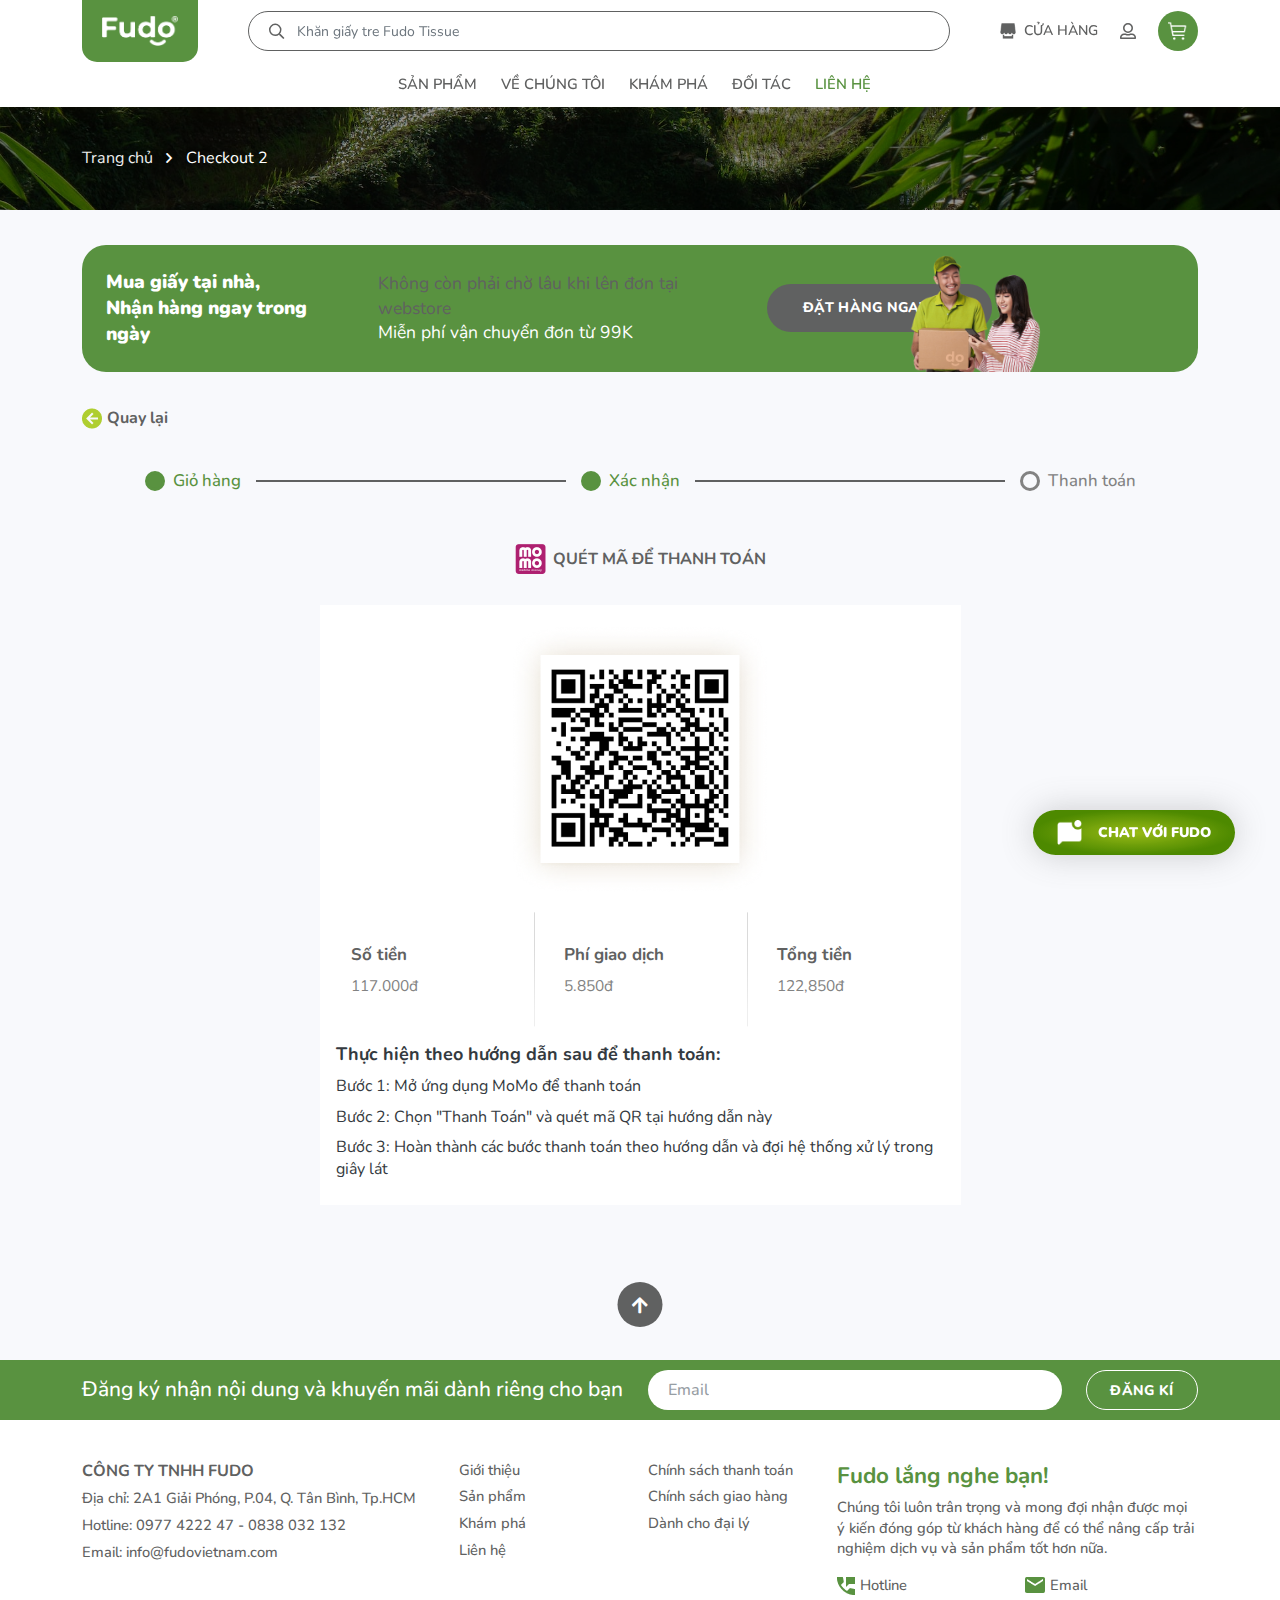
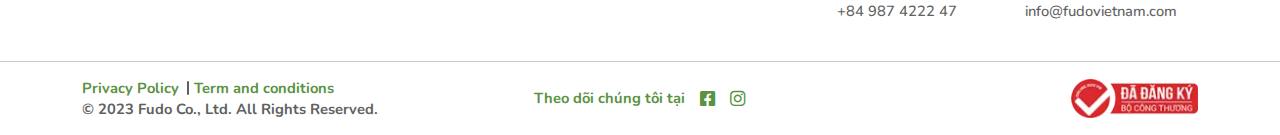
<file: checkout-2.html>
<!DOCTYPE html>
<html lang="vi">
<head>
    <meta charset="UTF-8">
    <meta name="viewport"
          content="width=device-width, user-scalable=no, initial-scale=1.0, maximum-scale=1.0, minimum-scale=1.0">

    <title>Template Fudo</title>
    <meta name="description" content="Template Fudo">
    <meta name="author" content="">

    <meta property="og:title" content="Template Fudo">
    <meta property="og:type" content="website">
    <meta property="og:url" content="">
    <meta property="og:description" content="Template Fudo">
    <meta property="og:image" content="">

    <link rel="preconnect" href="https://fonts.googleapis.com">
    <link rel="preconnect" href="https://fonts.gstatic.com" crossorigin>
    <link href="https://fonts.googleapis.com/css2?family=Montserrat+Alternates:ital,wght@0,100;0,200;0,300;0,400;0,500;0,600;0,700;0,800;0,900;1,100;1,200;1,300;1,400;1,500;1,600;1,700;1,800;1,900&display=swap"
          rel="stylesheet">

    <link rel="icon" href="./assets/images/favicon.png">
    <link rel="apple-touch-icon" href="./assets/images/favicon.png">
    <link rel="stylesheet" href="./assets/plugins/bootstrap/css/bootstrap.min.css">
    <link rel="stylesheet" href="./assets/plugins/swiper/swiper-bundle.min.css">
    <link rel="stylesheet" href="./assets/plugins/fancybox/fancybox.min.css">
    <link rel="stylesheet" href="./assets/fonts/fontawesome/css/all.min.css">
    <link rel="stylesheet" href="./assets/css/base.css">
    <link rel="stylesheet" href="./assets/css/style.css">
</head>
<body>


<div class="modal fade modal-theme" id="popup-isLogin" data-bs-backdrop="static" data-bs-keyboard="false">
    <div class="modal-dialog modal-dialog-centered">
        <div class="modal-content">
            <div class="modal-header">
                <div class="modal-title">Nhập email mua hàng của bạn</div>
                <button type="button" class="modal-theme_close" data-bs-dismiss="modal">
                    <i class="fas fa-times-circle"></i>
                </button>
            </div>
            <div class="modal-body">
                <form action="" class="modal-theme_form vstack">
                    <div class="form-item">
                        <input type="text" class="form-control" placeholder="Người nhận *" value="Thiện">
                    </div>
                    <div class="form-item">
                        <input type="tel" minlength="10" maxlength="10" class="form-control"
                               placeholder="Số điện thoại *" value="0838032132">
                    </div>
                    <div class="form-item">
                        <input type="text" class="form-control" placeholder="Địa chỉ *"
                               value="2A1 Giải Phóng, phường 04, quận Tân Bình">
                    </div>
                    <div class="form-item">
                        <div class="form-check hstack">
                            <input class="form-check-input" checked type="checkbox" value="" id="ship1">
                            <label class="form-check-label" for="ship1">
                                GIAO HỎA TỐC trong ngày <br>
                                (Áp dụng riêng TP.HCM và Tp.Hà Nội)
                            </label>
                        </div>
                    </div>
                    <div class="form-item">
                        <button type="submit" class="button-theme button-theme_primary button-theme_large w-100">
                            <img src="./assets/images/icons/check-white.png" alt="">
                            XÁC NHẬN VÀ THANH TOÁN
                        </button>
                    </div>
                </form>
            </div>
        </div>
    </div>
</div>

<div class="modal fade modal-theme" id="popup-noLogin" data-bs-backdrop="static" data-bs-keyboard="false">
    <div class="modal-dialog modal-dialog-centered">
        <div class="modal-content">
            <div class="modal-header">
                <div class="modal-title">Nhập email mua hàng của bạn</div>
                <button type="button" class="modal-theme_close" data-bs-dismiss="modal">
                    <i class="fas fa-times-circle"></i>
                </button>
            </div>
            <div class="modal-body">
                <form action="" class="modal-theme_form vstack">
                    <div class="form-item">
                        <input type="email" class="form-control" placeholder="Email mua hàng *">
                    </div>
                    <div class="form-item form-desc form-desc_secondary">
                        Hãy điền chính xác Email vì Fudo sẽ tự động tạo và gửi thông tin tài khoản cho bạn
                    </div>
                    <div class="form-item form-desc">
                        Thông tin giao hàng
                    </div>
                    <div class="form-item">
                        <input type="text" class="form-control" placeholder="Người nhận *">
                    </div>
                    <div class="form-item">
                        <input type="tel" minlength="10" maxlength="10" class="form-control"
                               placeholder="Số điện thoại *">
                    </div>
                    <div class="form-item">
                        <input type="text" class="form-control" placeholder="Địa chỉ *">
                    </div>
                    <div class="form-item">
                        <div class="form-check hstack">
                            <input class="form-check-input" type="checkbox" value="" id="ship2">
                            <label class="form-check-label" for="ship2">
                                GIAO HỎA TỐC trong ngày <br>
                                (Áp dụng riêng TP.HCM và Tp.Hà Nội)
                            </label>
                        </div>
                    </div>
                    <div class="form-item">
                        <button type="submit" class="button-theme button-theme_dark button-theme_large w-100">
                            <img src="./assets/images/icons/check-white.png" alt="">
                            XÁC NHẬN VÀ THANH TOÁN
                        </button>
                    </div>
                </form>
            </div>
        </div>
    </div>
</div>

<div class="modal fade modal-user" id="popup-signup" data-bs-backdrop="static" data-bs-keyboard="false">
	<div class="modal-dialog modal-dialog-centered">
		<div class="modal-content">
			<div class="modal-header position-relative vstack align-items-center justify-content-center text-center border-bottom-0">
				<div class="modal-title">Đăng ký</div>
				<div class="modal-desc">
					Bạn đã có tài khoản? <a href="#popup-signin" data-bs-toggle="modal">Đăng nhập</a>
				</div>
				<button type="button" class="modal-user_close" data-bs-dismiss="modal">
					<i class="fas fa-times-circle"></i>
				</button>
			</div>
			<div class="modal-body">
				<form action="" class="modal-user_form">
					<div class="form-step vstack" id="step1">
						<div class="form-item">
							<label for="form-user_email" class="form-item_label">
								Email/SĐT
							</label>
							<input type="text" id="form-user_email" class="form-control form-item_input"
								   placeholder="Nhập Email/SĐT">
							<div class="form-input_warning">
								Vui lòng nhập email/sđt
							</div>
						</div>
						<div class="form-item mt-4 text-center">
							<button type="button"
									class="button-theme button-theme_primary button-theme_large buttonNextStep w-100">
								TIẾP TỤC
							</button>
						</div>
					</div>
					<div class="form-step vstack d-none" id="step2">
						<div class="form-item">
							<label for="form-user_otp" class="form-item_label">
								Nhập OTP
							</label>
							<input type="text" id="form-user_otp" class="form-control form-item_input"
								   placeholder="Nhập OTP">
							<div class="form-input_warning">
								Vui lòng nhập OTP
							</div>
							<div class="hstack justify-content-between">
								<a href="" class="form-user_back">
									Gửi lại mã OTP?
								</a>
								<a href="" class="form-user_back">
									Liên hệ SĐT
								</a>
							</div>
						</div>
						<div class="form-item mt-4 text-center">
							<button type="button"
									class="button-theme button-theme_primary button-theme_large buttonNextStep w-100">
								TIẾP TỤC
							</button>
							<br>
							<button type="button"
									class="buttonPrevStep form-user_back">
								Quay lại
							</button>
						</div>
					</div>
					<div class="form-step vstack d-none" id="step3">
						<div class="form-item">
							<label for="form-user_fullname" class="form-item_label">
								Nhập họ và tên
							</label>
							<div class="form-item_group">
								<input type="password" id="form-user_fullname" class="form-control form-item_input"
									   placeholder="Nhập họ và tên">
								<button type="button" class="form-item_button button-viewPass"><i
										class="fas fa-eye"></i>
								</button>
							</div>
							<div class="form-input_warning">
								Vui lòng nhập họ và tên
							</div>
						</div>
						<div class="form-item">
							<label for="form-user_password" class="form-item_label">
								Nhập mật khẩu
							</label>
							<div class="form-item_group">
								<input type="password" id="form-user_password" class="form-control form-item_input"
									   placeholder="Nhập mật khẩu">
								<button type="button" class="form-item_button button-viewPass"><i
										class="fas fa-eye"></i>
								</button>
							</div>
							<div class="form-input_warning">
								Vui lòng nhập mật khẩu xác nhận
							</div>
						</div>
						<div class="form-item">
							<label for="form-user_confirm" class="form-item_label">
								Nhập lại mật khẩu
							</label>
							<div class="form-item_group">
								<input type="password" id="form-user_confirm" class="form-control form-item_input"
									   placeholder="Nhập lại mật khẩu">
								<button type="button" class="form-item_button button-viewPass"><i
										class="fas fa-eye"></i>
								</button>
							</div>
							<div class="form-input_warning">
								Vui lòng nhập mật khẩu xác nhận
							</div>
						</div>
						<div class="form-item mt-4 text-center">
							<button type="submit"
									class="button-theme button-theme_primary button-theme_large buttonNextStep w-100">
								ĐĂNG KÝ TÀI KHOẢN
							</button>
							<br>
							<button type="button"
									class="buttonPrevStep form-user_back">
								Quay lại
							</button>
						</div>
					</div>
					<div class="modal-user_loading" id="modal-user_loading">
						<img src="./assets/images/icons/loading.gif" width="50" height="50" class="img-fluid"
							 alt="">
					</div>
				</form>
			</div>
		</div>
	</div>
</div>

<div class="modal fade modal-user" id="popup-signin" data-bs-backdrop="static" data-bs-keyboard="false">
    <div class="modal-dialog modal-dialog-centered">
        <div class="modal-content">
            <div class="modal-header position-relative vstack align-items-center justify-content-center text-center border-bottom-0">
                <div class="modal-title">Đăng nhập</div>
                <div class="modal-desc">
                    Bạn chưa có tài khoản? <a href="#popup-signup" data-bs-toggle="modal">Đăng ký</a>
                </div>
                <button type="button" class="modal-user_close" data-bs-dismiss="modal">
                    <i class="fas fa-times-circle"></i>
                </button>
            </div>
            <div class="modal-body">
                <form action="" class="modal-user_form vstack">
                    <div class="form-item">
                        <label for="" class="form-item_label">
                            Email/SĐT
                        </label>
                        <input type="text" id="" class="form-control form-item_input"
                               placeholder="Nhập Email/SĐT">
                    </div>
                    <div class="form-item">
                        <label for="" class="form-item_label">
                            Nhập mật khẩu
                        </label>
                        <div class="form-item_group">
                            <input type="password" id="" class="form-control form-item_input"
                                   placeholder="Nhập mật khẩu">
                            <button type="button" class="form-item_button button-viewPass"><i class="fas fa-eye"></i>
                            </button>
                        </div>
                    </div>
                    <div class="form-item text-center">
                        <button type="submit" class="button-theme button-theme_primary button-theme_large w-100">ĐĂNG NHẬP
                            TÀI KHOẢN
                        </button>
                    </div>
                </form>
            </div>
        </div>
    </div>
</div>


<div id="header" class="header bg-white position-fixed w-100 top-0 zi-10">
    <div class="container">
        <div class="header-grid position-relative zi-3 hstack">
            <div class="header-item">
                <a href="index.html" class="header-logo vstack">
                    <img src="./assets/images/logo.png" height="30px" width="76px" class="mw-100" alt="">
                </a>
            </div>
            <div class="header-item ms-auto ms-lg-0 flex-lg-grow-1" id="header-search">
                <button type="button" id="header-search_btn" class="header-search_btn d-lg-none d-flex">
                    <i class="far fa-search"></i>
                </button>
                <div class="header-search">
                    <form class="search-form position-relative hstack" action="">
                        <input type="text" class="search-form_input form-control"
                               placeholder="Khăn giấy tre Fudo Tissue">
                        <button type="submit" class="search-form_button"><i class="far fa-search"></i></button>
                    </form>
                </div>
            </div>
            <div class="header-item ms-0 ms-lg-auto">
                <div class="header-buttons hstack">
                    <a href="" class="header-button_item flex-shrink-0 header-button_store hstack">
                        <img src="./assets/images/icons/store-dark.png" width="16" height="16" class="img-fluid" alt="">
                        <span class="d-lg-flex d-none">
                            CỬA HÀNG
                        </span>
                    </a>
                    <div class="header-button_item flex-shrink-0 header-button_wrapper position-relative">
                        <a href="javascript:void(0)" class="header-button_user hstack">
                            <i class="far fa-user-alt"></i>
                        </a>
                        <ul class="user-list vstack">
							<li class="user-list_item">
								<a href="#popup-signup" data-bs-toggle="modal" class="user-list_btn hstack">
									<span class="user-list_item--icon">
										<img src="./assets/images/icons/sign-up.png" class="img-fluid" alt="">
									</span>
									Đăng ký
								</a>
							</li>
							<li class="user-list_item">
								<a href="#popup-signin" data-bs-toggle="modal" class="user-list_btn hstack">
									<span class="user-list_item--icon">
										<img src="./assets/images/icons/sign-in.png" class="img-fluid" alt="">
									</span>
									Đăng nhập
								</a>
							</li>
                            <li class="user-list_item">
                                <a href="" class="user-list_btn hstack">
                                    <span class="user-list_item--icon">
                                        <img src="./assets/images/icons/information.png" class="img-fluid" alt="">
                                    </span>
                                    Thông tin tài khoản
                                </a>
                            </li>
                            <li class="user-list_item">
                                <a href="" class="user-list_btn hstack">
                                    <span class="user-list_item--icon">
                                        <img src="./assets/images/icons/order-list.png" class="img-fluid" alt="">
                                    </span>
                                    Đơn hàng của tôi
                                </a>
                            </li>
                            <li class="user-list_item">
                                <a href="" class="user-list_btn hstack">
                                    <span class="user-list_item--icon">
                                        <img src="./assets/images/icons/signout.png" class="img-fluid" alt="">
                                    </span>
                                    Đăng xuất
                                </a>
                            </li>
                        </ul>
                    </div>
                    <a href="javascript:void(0)"
                       id="header-button_hamburger"
                       class="header-button_item flex-shrink-0 d-flex d-lg-none header-button_hamburger hstack">
                        <span></span>
                    </a>
                    <a href=""
                       class="header-button_item flex-shrink-0 header-button_cart rounded-circle hstack justify-content-center">
                        <img src="./assets/images/icons/cart-stroke.png" width="20" height="20" class="img-fluid"
                             alt="">
                    </a>
                </div>
            </div>
        </div>
        <ul class="header-navigation position-relative zi-2 hstack justify-content-center container" id="header-navigation">
            <li class="navigation-item">
                <a href="all-product.html" class="navigation-item_btn">
                    SẢN PHẨM
                </a>
            </li>
            <li class="navigation-item">
                <a href="aboutus.html" class="navigation-item_btn">
                    VỀ CHÚNG TÔI
                </a>
            </li>
            <li class="navigation-item">
                <a href="post-grid.html" class="navigation-item_btn">
                    KHÁM PHÁ
                </a>
            </li>
            <li class="navigation-item">
                <a href="partner.html" class="navigation-item_btn">
                    ĐỐI TÁC
                </a>
            </li>
            <li class="navigation-item">
                <a href="contact.html" class="navigation-item_btn active">
                    LIÊN HỆ
                </a>
            </li>
        </ul>
    </div>
</div>
<div class="bg-overlay"></div>

<div id="main" class="main page-checkout">
    <div class="section-breadcrumb background-cover" style="background-image: url('./assets/images/breadcrumb-bg.jpg')">
        <div class="container">
            <ol class="breadcrumb mb-0">
                <li class="breadcrumb-item"><a href="#">Trang chủ</a></li>
                <li class="breadcrumb-item active">Checkout 2</li>
            </ol>
        </div>
    </div>
    <div class="section-gap">
        <div class="container">
            <div class="heading-decor position-relative">
                <div class="row">
                    <div class="col-lg-10">
                        <div class="heading-decor_content hstack">
                            <div class="heading-title">
                                Mua giấy tại nhà,<br>Nhận hàng ngay trong ngày
                            </div>
                            <div class="heading-description">
                                Không còn phải chờ lâu khi lên đơn tại webstore<br>
                                <span>Miễn phí vận chuyển đơn từ 99K</span>
                            </div>
                            <div class="heading-button">
                                <a class="button-theme button-theme_dark button-theme_large" href="">
                                    ĐẶT HÀNG NGAY <img src="./assets/images/icons/store.png" alt="">
                                </a>
                            </div>
                        </div>
                    </div>
                </div>
                <div class="heading-decor_image position-absolute top-0 bottom-0">
                    <img src="./assets/images/demo-5.png" class="h-100 mw-100" alt="">
                </div>
            </div>
        </div>
    </div>
    <div class="checkout-inner">
        <div class="container">
            <a href="" class="d-inline-flex align-items-center button-back">
                <img src="./assets/images/icons/back.png" alt="">
                Quay lại
            </a>
            <div class="section-gap">
                <div class="checkout-step">
                    <div class="checkout-step_timeline hstack">
                        <div class="timeline-item pseudo">
                            Giỏ hàng
                        </div>
                        <div class="timeline-step"></div>
                        <div class="timeline-item pseudo is-active">
                            Xác nhận
                        </div>
                        <div class="timeline-step"></div>
                        <div class="timeline-item pseudo">
                            Thanh toán
                        </div>
                    </div>
                    <div class="checkout-step_title">
                        <img src="./assets/images/icons/momo.png" class="img-fluid" alt="">QUÉT MÃ ĐỂ THANH TOÁN
                    </div>
                </div>
                <div class="row justify-content-center">
                    <div class="col-lg-8 col-xl-7">
                        <div class="checkout-wrapper bg-white">
                            <div class="checkout-qr text-center">
                                <img src="./assets/images/qr.png" class="img-fluid" alt="">
                            </div>
                            <div class="checkout-prices hstack">
                                <div class="checkout-price_item vstack position-relative flex-grow-1">
                                    <b>Số tiền</b>
                                    117.000đ
                                </div>
                                <div class="checkout-price_item vstack position-relative flex-grow-1">
                                    <b>Phí giao dịch</b>
                                    5.850đ
                                </div>
                                <div class="checkout-price_item vstack position-relative flex-grow-1">
                                    <b>Tổng tiền</b>
                                    122,850đ
                                </div>
                            </div>
                            <div class="checkout-desc">
                                <p>
                                    <span style="font-size: 18px;">
                                        <strong>Thực hiện theo hướng dẫn sau để thanh toán:</strong>
                                    </span>
                                </p>
                                <p>
                                    <span style="font-size: 16px;">
                                        Bước 1: Mở ứng dụng MoMo để thanh toán
                                    </span>
                                </p>
                                <p>
                                    <span style="font-size: 16px;">
                                        Bước 2: Chọn "Thanh Toán" và quét mã QR tại hướng dẫn này
                                    </span>
                                </p>
                                <p>
                                    <span style="font-size: 16px;">
                                        Bước 3: Hoàn thành các bước thanh toán theo hướng dẫn và đợi hệ thống xử lý
                                        trong giây lát
                                    </span>
                                </p>
                            </div>
                        </div>
                    </div>
                </div>
            </div>
        </div>
    </div>
</div>

<footer id="footer" class="footer position-relative">
    <div class="footer-return text-center">
        <button type="button" id="return-top"
                class="footer-return_button rounded-circle border-0 outline align-middle d-inline-flex align-items-center justify-content-center">
            <i class="fas fa-arrow-up"></i>
        </button>
    </div>
    <div class="footer-subscribe">
        <div class="container">
            <div class="row g-3 align-items-center">
                <div class="col-lg-6">
                    <div class="subscribe-text text-white">
                        Đăng ký nhận nội dung và khuyến mãi dành riêng cho bạn
                    </div>
                </div>
                <div class="col-lg-6">
                    <form action="">
                        <div class="subscribe-form hstack">
                            <input type="text" class="form-control" placeholder="Email">
                            <button type="submit" class="button-theme button-theme_primary__outline">
                                ĐĂNG KÍ
                            </button>
                        </div>
                    </form>
                </div>
            </div>
        </div>
    </div>
    <div class="footer-information">
        <div class="container">
            <div class="row g-3">
                <div class="col-lg-4">
                    <div class="footer-sub">
                        CÔNG TY TNHH FUDO
                    </div>
                    <div class="footer-link vstack">
                        <div class="footer-link_item">
                            Địa chỉ: <a href="https://goo.gl/maps/LUdqKtQyPrD63pG57" target="_blank">
                            2A1 Giải Phóng, P.04, Q. Tân Bình, Tp.HCM
                        </a>
                        </div>
                        <div class="footer-link_item">
                            Hotline: <a href="tel:0977422247">0977 4222 47</a> - <a href="tel:0838032132">0838 032
                            132</a>
                        </div>
                        <div class="footer-link_item">
                            Email: <a href="mailto:info@fudovietnam.com">info@fudovietnam.com</a>
                        </div>
                    </div>
                </div>
                <div class="col-lg-4">
                    <div class="row g-3">
                        <div class="col-sm-6">
                            <div class="footer-link vstack">
                                <div class="footer-link_item">
                                    <a href="">Giới thiệu</a>
                                </div>
                                <div class="footer-link_item">
                                    <a href="">Sản phẩm</a>
                                </div>
                                <div class="footer-link_item">
                                    <a href="">Khám phá</a>
                                </div>
                                <div class="footer-link_item">
                                    <a href="">Liên hệ</a>
                                </div>
                            </div>
                        </div>
                        <div class="col-sm-6">
                            <div class="footer-link vstack">
                                <div class="footer-link_item">
                                    <a href="">Chính sách thanh toán</a>
                                </div>
                                <div class="footer-link_item">
                                    <a href="">Chính sách giao hàng</a>
                                </div>
                                <div class="footer-link_item">
                                    <a href="">Dành cho đại lý</a>
                                </div>
                            </div>
                        </div>
                    </div>
                </div>
                <div class="col-lg-4">
                    <div class="footer-title">
                        Fudo lắng nghe bạn!
                    </div>
                    <div class="footer-text">
                        Chúng tôi luôn trân trọng và mong đợi nhận được mọi ý kiến đóng góp từ khách hàng để có thể
                        nâng
                        cấp trải nghiệm dịch vụ và sản phẩm tốt hơn nữa.
                    </div>
                    <div class="footer-contact hstack">
                        <div class="footer-contact_item vstack">
                            <div class="footer-contact_item--top hstack">
                                <img src="./assets/images/icons/phone-primary.png" class="img-fluid" alt="">
                                Hotline
                            </div>
                            <div class="footer-contact_item--bottom">
                                <a href="tel:+84987422247">
                                    +84 987 4222 47
                                </a>
                            </div>
                        </div>
                        <div class="footer-contact_item vstack">
                            <div class="footer-contact_item--top hstack">
                                <img src="./assets/images/icons/envelope-primary.png" class="img-fluid" alt="">
                                Email
                            </div>
                            <div class="footer-contact_item--bottom">
                                <a href="info@fudovietnam.com">
                                    info@fudovietnam.com
                                </a>
                            </div>
                        </div>
                    </div>
                </div>
            </div>
        </div>
    </div>
    <div class="footer-description">
        <div class="container">
            <div class="row g-3 align-items-center">
                <div class="col-lg-4">
                    <div class="footer-block">
                        <div class="footer-policy hstack">
                            <a href="" class="d-inline-flex align-middle position-relative">
                                Privacy Policy
                            </a>
                            <a href="" class="d-inline-flex align-middle position-relative">
                                Term and conditions
                            </a>
                        </div>
                        <div class="footer-copyright">
                            © 2023 Fudo Co., Ltd. All Rights Reserved.
                        </div>
                    </div>
                </div>
                <div class="col-lg-4">
                    <div class="footer-social hstack justify-content-center">
                        <div class="footer-social_text">
                            Theo dõi chúng tôi tại
                        </div>
                        <div class="footer-social_list hstack justify-content-center">
                            <a href="" class="d-inline-flex align-middle">
                                <i class="fab fa-facebook-square"></i>
                            </a>
                            <a href="" class="d-inline-flex align-middle">
                                <i class="fab fa-instagram"></i>
                            </a>
                        </div>
                    </div>
                </div>
                <div class="col-lg-4">
                    <div class="text-center text-lg-end">
                        <a href="" class="d-inline-flex align-middle">
                            <img src="./assets/images/dk-bct.png" height="39" width="126" class="w-auto mw-100"
                                 alt="">
                        </a>
                    </div>
                </div>
            </div>
        </div>
    </div>
</footer>

<div class="floating-chat">
    <a href="" class="floating-chat_btn">
        <img src="/assets/images/icons/chat.png" width="25px" height="25px" alt="" class="img-fluid">
        CHAT VỚI FUDO
    </a>
</div>


<script type="text/javascript" src="./assets/plugins/jquery.min.js"></script>
<script type="text/javascript"
        src="./assets/plugins/bootstrap/js/bootstrap.bundle.min.js"></script>
<script type="text/javascript" src="./assets/plugins/swiper/swiper-bundle.min.js"></script>
<script type="text/javascript" src="./assets/plugins/fancybox/fancybox.min.js"></script>
<script type="module" src="./assets/js/app.js"></script>
</body>
</html>
</file>
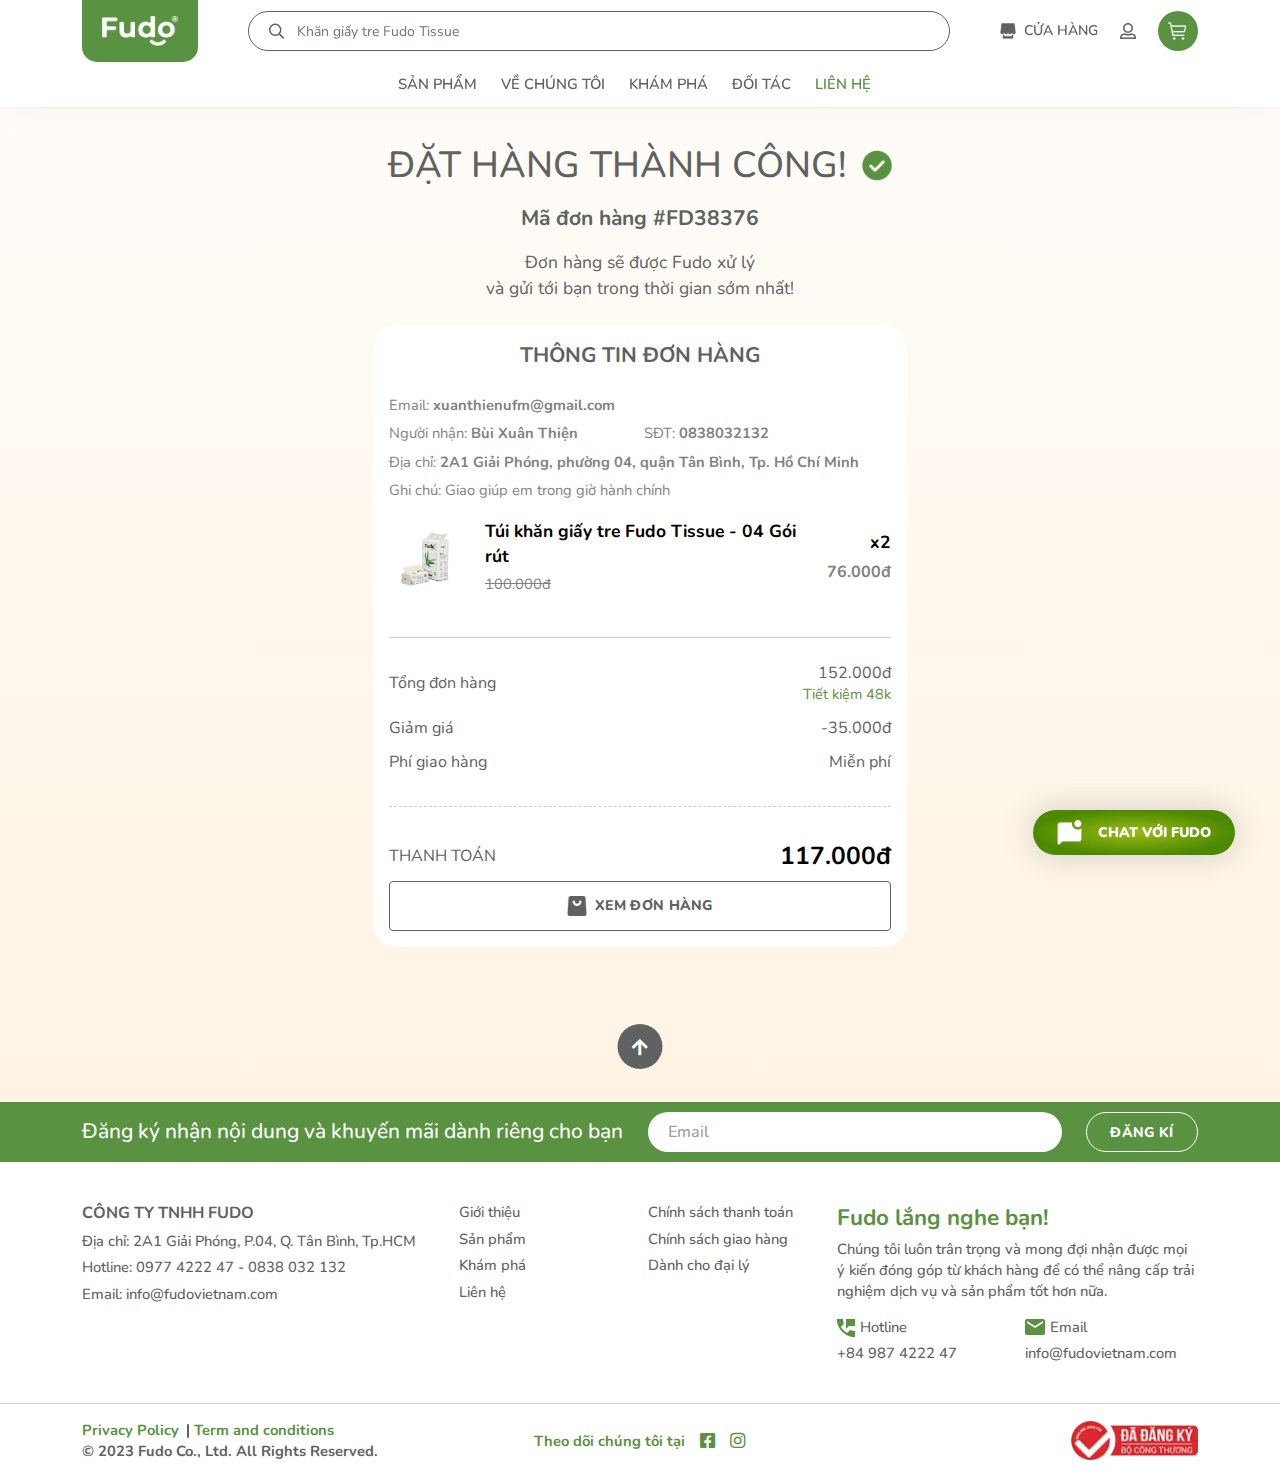
<file: checkout-3.html>
<!DOCTYPE html>
<html lang="vi">
<head>
	<meta charset="UTF-8">
	<meta name="viewport"
		  content="width=device-width, user-scalable=no, initial-scale=1.0, maximum-scale=1.0, minimum-scale=1.0">

	<title>Template Fudo</title>
	<meta name="description" content="Template Fudo">
	<meta name="author" content="">

	<meta property="og:title" content="Template Fudo">
	<meta property="og:type" content="website">
	<meta property="og:url" content="">
	<meta property="og:description" content="Template Fudo">
	<meta property="og:image" content="">

	<link rel="preconnect" href="https://fonts.googleapis.com">
	<link rel="preconnect" href="https://fonts.gstatic.com" crossorigin>
	<link href="https://fonts.googleapis.com/css2?family=Montserrat+Alternates:ital,wght@0,100;0,200;0,300;0,400;0,500;0,600;0,700;0,800;0,900;1,100;1,200;1,300;1,400;1,500;1,600;1,700;1,800;1,900&display=swap"
		  rel="stylesheet">

	<link rel="icon" href="./assets/images/favicon.png">
	<link rel="apple-touch-icon" href="./assets/images/favicon.png">
	<link rel="stylesheet" href="./assets/plugins/bootstrap/css/bootstrap.min.css">
	<link rel="stylesheet" href="./assets/plugins/swiper/swiper-bundle.min.css">
	<link rel="stylesheet" href="./assets/plugins/fancybox/fancybox.min.css">
	<link rel="stylesheet" href="./assets/fonts/fontawesome/css/all.min.css">
	<link rel="stylesheet" href="./assets/css/base.css">
	<link rel="stylesheet" href="./assets/css/style.css">
</head>
<body>


<div class="modal fade modal-theme" id="popup-isLogin" data-bs-backdrop="static" data-bs-keyboard="false">
	<div class="modal-dialog modal-dialog-centered">
		<div class="modal-content">
			<div class="modal-header">
				<div class="modal-title">Nhập email mua hàng của bạn</div>
				<button type="button" class="modal-theme_close" data-bs-dismiss="modal">
					<i class="fas fa-times-circle"></i>
				</button>
			</div>
			<div class="modal-body">
				<form action="" class="modal-theme_form vstack">
					<div class="form-item">
						<input type="text" class="form-control" placeholder="Người nhận *" value="Thiện">
					</div>
					<div class="form-item">
						<input type="tel" minlength="10" maxlength="10" class="form-control"
							   placeholder="Số điện thoại *" value="0838032132">
					</div>
					<div class="form-item">
						<input type="text" class="form-control" placeholder="Địa chỉ *"
							   value="2A1 Giải Phóng, phường 04, quận Tân Bình">
					</div>
					<div class="form-item">
						<div class="form-check hstack">
							<input class="form-check-input" checked type="checkbox" value="" id="ship1">
							<label class="form-check-label" for="ship1">
								GIAO HỎA TỐC trong ngày <br>
								(Áp dụng riêng TP.HCM và Tp.Hà Nội)
							</label>
						</div>
					</div>
					<div class="form-item">
						<button type="submit" class="button-theme button-theme_primary button-theme_large w-100">
							<img src="./assets/images/icons/check-white.png" alt="">
							XÁC NHẬN VÀ THANH TOÁN
						</button>
					</div>
				</form>
			</div>
		</div>
	</div>
</div>

<div class="modal fade modal-theme" id="popup-noLogin" data-bs-backdrop="static" data-bs-keyboard="false">
	<div class="modal-dialog modal-dialog-centered">
		<div class="modal-content">
			<div class="modal-header">
				<div class="modal-title">Nhập email mua hàng của bạn</div>
				<button type="button" class="modal-theme_close" data-bs-dismiss="modal">
					<i class="fas fa-times-circle"></i>
				</button>
			</div>
			<div class="modal-body">
				<form action="" class="modal-theme_form vstack">
					<div class="form-item">
						<input type="email" class="form-control" placeholder="Email mua hàng *">
					</div>
					<div class="form-item form-desc form-desc_secondary">
						Hãy điền chính xác Email vì Fudo sẽ tự động tạo và gửi thông tin tài khoản cho bạn
					</div>
					<div class="form-item form-desc">
						Thông tin giao hàng
					</div>
					<div class="form-item">
						<input type="text" class="form-control" placeholder="Người nhận *">
					</div>
					<div class="form-item">
						<input type="tel" minlength="10" maxlength="10" class="form-control"
							   placeholder="Số điện thoại *">
					</div>
					<div class="form-item">
						<input type="text" class="form-control" placeholder="Địa chỉ *">
					</div>
					<div class="form-item">
						<div class="form-check hstack">
							<input class="form-check-input" type="checkbox" value="" id="ship2">
							<label class="form-check-label" for="ship2">
								GIAO HỎA TỐC trong ngày <br>
								(Áp dụng riêng TP.HCM và Tp.Hà Nội)
							</label>
						</div>
					</div>
					<div class="form-item">
						<button type="submit" class="button-theme button-theme_dark button-theme_large w-100">
							<img src="./assets/images/icons/check-white.png" alt="">
							XÁC NHẬN VÀ THANH TOÁN
						</button>
					</div>
				</form>
			</div>
		</div>
	</div>
</div>

<div class="modal fade modal-user" id="popup-signup" data-bs-backdrop="static" data-bs-keyboard="false">
	<div class="modal-dialog modal-dialog-centered">
		<div class="modal-content">
			<div class="modal-header position-relative vstack align-items-center justify-content-center text-center border-bottom-0">
				<div class="modal-title">Đăng ký</div>
				<div class="modal-desc">
					Bạn đã có tài khoản? <a href="#popup-signin" data-bs-toggle="modal">Đăng nhập</a>
				</div>
				<button type="button" class="modal-user_close" data-bs-dismiss="modal">
					<i class="fas fa-times-circle"></i>
				</button>
			</div>
			<div class="modal-body">
				<form action="" class="modal-user_form">
					<div class="form-step vstack" id="step1">
						<div class="form-item">
							<label for="form-user_email" class="form-item_label">
								Email/SĐT
							</label>
							<input type="text" id="form-user_email" class="form-control form-item_input"
								   placeholder="Nhập Email/SĐT">
							<div class="form-input_warning">
								Vui lòng nhập email/sđt
							</div>
						</div>
						<div class="form-item mt-4 text-center">
							<button type="button"
									class="button-theme button-theme_primary button-theme_large buttonNextStep w-100">
								TIẾP TỤC
							</button>
						</div>
					</div>
					<div class="form-step vstack d-none" id="step2">
						<div class="form-item">
							<label for="form-user_otp" class="form-item_label">
								Nhập OTP
							</label>
							<input type="text" id="form-user_otp" class="form-control form-item_input"
								   placeholder="Nhập OTP">
							<div class="form-input_warning">
								Vui lòng nhập OTP
							</div>
							<div class="hstack justify-content-between">
								<a href="" class="form-user_back">
									Gửi lại mã OTP?
								</a>
								<a href="" class="form-user_back">
									Liên hệ SĐT
								</a>
							</div>
						</div>
						<div class="form-item mt-4 text-center">
							<button type="button"
									class="button-theme button-theme_primary button-theme_large buttonNextStep w-100">
								TIẾP TỤC
							</button>
							<br>
							<button type="button"
									class="buttonPrevStep form-user_back">
								Quay lại
							</button>
						</div>
					</div>
					<div class="form-step vstack d-none" id="step3">
						<div class="form-item">
							<label for="form-user_fullname" class="form-item_label">
								Nhập họ và tên
							</label>
							<div class="form-item_group">
								<input type="password" id="form-user_fullname" class="form-control form-item_input"
									   placeholder="Nhập họ và tên">
								<button type="button" class="form-item_button button-viewPass"><i
										class="fas fa-eye"></i>
								</button>
							</div>
							<div class="form-input_warning">
								Vui lòng nhập họ và tên
							</div>
						</div>
						<div class="form-item">
							<label for="form-user_password" class="form-item_label">
								Nhập mật khẩu
							</label>
							<div class="form-item_group">
								<input type="password" id="form-user_password" class="form-control form-item_input"
									   placeholder="Nhập mật khẩu">
								<button type="button" class="form-item_button button-viewPass"><i
										class="fas fa-eye"></i>
								</button>
							</div>
							<div class="form-input_warning">
								Vui lòng nhập mật khẩu xác nhận
							</div>
						</div>
						<div class="form-item">
							<label for="form-user_confirm" class="form-item_label">
								Nhập lại mật khẩu
							</label>
							<div class="form-item_group">
								<input type="password" id="form-user_confirm" class="form-control form-item_input"
									   placeholder="Nhập lại mật khẩu">
								<button type="button" class="form-item_button button-viewPass"><i
										class="fas fa-eye"></i>
								</button>
							</div>
							<div class="form-input_warning">
								Vui lòng nhập mật khẩu xác nhận
							</div>
						</div>
						<div class="form-item mt-4 text-center">
							<button type="submit"
									class="button-theme button-theme_primary button-theme_large buttonNextStep w-100">
								ĐĂNG KÝ TÀI KHOẢN
							</button>
							<br>
							<button type="button"
									class="buttonPrevStep form-user_back">
								Quay lại
							</button>
						</div>
					</div>
					<div class="modal-user_loading" id="modal-user_loading">
						<img src="./assets/images/icons/loading.gif" width="50" height="50" class="img-fluid"
							 alt="">
					</div>
				</form>
			</div>
		</div>
	</div>
</div>

<div class="modal fade modal-user" id="popup-signin" data-bs-backdrop="static" data-bs-keyboard="false">
	<div class="modal-dialog modal-dialog-centered">
		<div class="modal-content">
			<div class="modal-header position-relative vstack align-items-center justify-content-center text-center border-bottom-0">
				<div class="modal-title">Đăng nhập</div>
				<div class="modal-desc">
					Bạn chưa có tài khoản? <a href="#popup-signup" data-bs-toggle="modal">Đăng ký</a>
				</div>
				<button type="button" class="modal-user_close" data-bs-dismiss="modal">
					<i class="fas fa-times-circle"></i>
				</button>
			</div>
			<div class="modal-body">
				<form action="" class="modal-user_form vstack">
					<div class="form-item">
						<label for="" class="form-item_label">
							Email/SĐT
						</label>
						<input type="text" id="" class="form-control form-item_input"
							   placeholder="Nhập Email/SĐT">
					</div>
					<div class="form-item">
						<label for="" class="form-item_label">
							Nhập mật khẩu
						</label>
						<div class="form-item_group">
							<input type="password" id="" class="form-control form-item_input"
								   placeholder="Nhập mật khẩu">
							<button type="button" class="form-item_button button-viewPass"><i class="fas fa-eye"></i>
							</button>
						</div>
					</div>
					<div class="form-item text-center">
						<button type="submit" class="button-theme button-theme_primary button-theme_large w-100">ĐĂNG
																												 NHẬP
																												 TÀI
																												 KHOẢN
						</button>
					</div>
				</form>
			</div>
		</div>
	</div>
</div>


<div id="header" class="header bg-white position-fixed w-100 top-0 zi-10">
	<div class="container">
		<div class="header-grid position-relative zi-3 hstack">
			<div class="header-item">
				<a href="index.html" class="header-logo vstack">
					<img src="./assets/images/logo.png" height="30px" width="76px" class="mw-100" alt="">
				</a>
			</div>
			<div class="header-item ms-auto ms-lg-0 flex-lg-grow-1" id="header-search">
				<button type="button" id="header-search_btn" class="header-search_btn d-lg-none d-flex">
					<i class="far fa-search"></i>
				</button>
				<div class="header-search">
					<form class="search-form position-relative hstack" action="">
						<input type="text" class="search-form_input form-control"
							   placeholder="Khăn giấy tre Fudo Tissue">
						<button type="submit" class="search-form_button"><i class="far fa-search"></i></button>
					</form>
				</div>
			</div>
			<div class="header-item ms-0 ms-lg-auto">
				<div class="header-buttons hstack">
					<a href="" class="header-button_item flex-shrink-0 header-button_store hstack">
						<img src="./assets/images/icons/store-dark.png" width="16" height="16" class="img-fluid" alt="">
						<span class="d-lg-flex d-none">
							CỬA HÀNG
						</span>
					</a>
					<div class="header-button_item flex-shrink-0 header-button_wrapper position-relative">
						<a href="javascript:void(0)" class="header-button_user hstack">
							<i class="far fa-user-alt"></i>
						</a>
						<ul class="user-list vstack">
							<li class="user-list_item">
								<a href="#popup-signup" data-bs-toggle="modal" class="user-list_btn hstack">
									<span class="user-list_item--icon">
										<img src="./assets/images/icons/sign-up.png" class="img-fluid" alt="">
									</span>
									Đăng ký
								</a>
							</li>
							<li class="user-list_item">
								<a href="#popup-signin" data-bs-toggle="modal" class="user-list_btn hstack">
									<span class="user-list_item--icon">
										<img src="./assets/images/icons/sign-in.png" class="img-fluid" alt="">
									</span>
									Đăng nhập
								</a>
							</li>
							<li class="user-list_item">
								<a href="" class="user-list_btn hstack">
									<span class="user-list_item--icon">
										<img src="./assets/images/icons/information.png" class="img-fluid" alt="">
									</span>
									Thông tin tài khoản
								</a>
							</li>
							<li class="user-list_item">
								<a href="" class="user-list_btn hstack">
									<span class="user-list_item--icon">
										<img src="./assets/images/icons/order-list.png" class="img-fluid" alt="">
									</span>
									Đơn hàng của tôi
								</a>
							</li>
							<li class="user-list_item">
								<a href="" class="user-list_btn hstack">
									<span class="user-list_item--icon">
										<img src="./assets/images/icons/signout.png" class="img-fluid" alt="">
									</span>
									Đăng xuất
								</a>
							</li>
						</ul>
					</div>
					<a href="javascript:void(0)"
					   id="header-button_hamburger"
					   class="header-button_item flex-shrink-0 d-flex d-lg-none header-button_hamburger hstack">
						<span></span>
					</a>
					<a href=""
					   class="header-button_item flex-shrink-0 header-button_cart rounded-circle hstack justify-content-center">
						<img src="./assets/images/icons/cart-stroke.png" width="20" height="20" class="img-fluid"
							 alt="">
					</a>
				</div>
			</div>
		</div>
		<ul class="header-navigation position-relative zi-2 hstack justify-content-center container"
			id="header-navigation">
			<li class="navigation-item">
				<a href="all-product.html" class="navigation-item_btn">
					SẢN PHẨM
				</a>
			</li>
			<li class="navigation-item">
				<a href="aboutus.html" class="navigation-item_btn">
					VỀ CHÚNG TÔI
				</a>
			</li>
			<li class="navigation-item">
				<a href="post-grid.html" class="navigation-item_btn">
					KHÁM PHÁ
				</a>
			</li>
			<li class="navigation-item">
				<a href="partner.html" class="navigation-item_btn">
					ĐỐI TÁC
				</a>
			</li>
			<li class="navigation-item">
				<a href="contact.html" class="navigation-item_btn active">
					LIÊN HỆ
				</a>
			</li>
		</ul>
	</div>
</div>
<div class="bg-overlay"></div>

<div id="main" class="main page-checkout background-page">
	<div class="page-gap">
		<div class="container">
			<div class="row g-5 justify-content-center">
				<div class="col-xl-6 col-lg-8">
					<div class="section-heading mb-4 text-center">
						<div class="heading-title hstack justify-content-center">
							ĐẶT HÀNG THÀNH CÔNG!
							<img src="./assets/images/icons/check.png" height="30" width="30" class="img-fluid ms-3"
								 alt="">
						</div>
						<div class="heading-sub">
							Mã đơn hàng #FD38376
						</div>
						<div class="heading-description">
							Đơn hàng sẽ được Fudo xử lý <br>và gửi tới bạn trong thời gian sớm nhất!
						</div>
					</div>
					<div class="order-item order-success position-relative vstack bg-white">
						<div class="order-header vstack">
							<div class="order-header_title text-center">
								THÔNG TIN ĐƠN HÀNG
							</div>
							<div class="order-header_information">
								<div class="row g-2">
									<div class="col-12">
										<div class="order-information_item">
											Email: <b>xuanthienufm@gmail.com</b>
										</div>
									</div>
									<div class="col-md-6">
										<div class="order-information_item">
											Người nhận: <b>Bùi Xuân Thiện</b>
										</div>
									</div>
									<div class="col-md-6">
										<div class="order-information_item">
											SĐT: <b>0838032132</b>
										</div>
									</div>
									<div class="col-12">
										<div class="order-information_item">
											Địa chỉ: <b>2A1 Giải Phóng, phường 04, quận Tân Bình, Tp. Hồ Chí Minh</b>
										</div>
									</div>
									<div class="col-12">
										<div class="order-information_item">
											Ghi chú: Giao giúp em trong giờ hành chính
										</div>
									</div>
								</div>
							</div>
						</div>
						<div class="order-body hstack">
							<div class="order-thumb">
								<div class="ratio ratio-1x1">
									<img src="./assets/images/product/product-demo-2.png"
										 class="img-fluid" alt="">
								</div>
							</div>
							<div class="order-content vstack justify-content-center">
								<div class="order-name">
									Túi khăn giấy tre Fudo Tissue - 04 Gói rút
								</div>
								<div class="order-price_sale">
									100.000đ
								</div>
							</div>
							<div class="order-other vstack justify-content-center">
								<div class="order-quantity">
									x2
								</div>
								<div class="order-price_current">
									76.000đ
								</div>
							</div>
						</div>
						<div class="order-divider"></div>
						<div class="order-footer vstack">
							<div class="order-fee vstack">
								<div class="order-fee_item hstack">
									<div class="fee-item_text">
										Tổng đơn hàng
									</div>
									<div class="fee-item_value ms-auto">
										152.000đ
										<span>Tiết kiệm 48k</span>
									</div>
								</div>
								<div class="order-fee_item hstack">
									<div class="fee-item_text">
										Giảm giá
									</div>
									<div class="fee-item_value ms-auto">
										-35.000đ
									</div>
								</div>
								<div class="order-fee_item hstack">
									<div class="fee-item_text">
										Phí giao hàng
									</div>
									<div class="fee-item_value ms-auto">
										Miễn phí
									</div>
								</div>
							</div>
							<div class="order-divider order-divider_dotted"></div>
							<div class="order-total order-total_detail hstack">
								<div class="order-total_text">
									THANH TOÁN
								</div>
								<div class="order-total_value order-total_value--large ms-auto">
									117.000đ
								</div>
							</div>
							<div class="order-button">
								<a href="order-detail.html"
								   class="button-theme button-theme_dark__outline button-theme_large">
									<span class="button-theme_icon">
										<img src="./assets/images/icons/cart-bag-2.png"
											 class="button-theme_icon--default" alt="">
										<img src="./assets/images/icons/cart-bag-2-white.png"
											 class="button-theme_icon--hover" alt="">
									</span>
									XEM ĐƠN HÀNG
								</a>
							</div>
						</div>
					</div>
				</div>
			</div>
		</div>
	</div>
</div>

<footer id="footer" class="footer position-relative">
	<div class="footer-return text-center">
		<button type="button" id="return-top"
				class="footer-return_button rounded-circle border-0 outline align-middle d-inline-flex align-items-center justify-content-center">
			<i class="fas fa-arrow-up"></i>
		</button>
	</div>
	<div class="footer-subscribe">
		<div class="container">
			<div class="row g-3 align-items-center">
				<div class="col-lg-6">
					<div class="subscribe-text text-white">
						Đăng ký nhận nội dung và khuyến mãi dành riêng cho bạn
					</div>
				</div>
				<div class="col-lg-6">
					<form action="">
						<div class="subscribe-form hstack">
							<input type="text" class="form-control" placeholder="Email">
							<button type="submit" class="button-theme button-theme_primary__outline">
								ĐĂNG KÍ
							</button>
						</div>
					</form>
				</div>
			</div>
		</div>
	</div>
	<div class="footer-information">
		<div class="container">
			<div class="row g-3">
				<div class="col-lg-4">
					<div class="footer-sub">
						CÔNG TY TNHH FUDO
					</div>
					<div class="footer-link vstack">
						<div class="footer-link_item">
							Địa chỉ: <a href="https://goo.gl/maps/LUdqKtQyPrD63pG57" target="_blank">
							2A1 Giải Phóng, P.04, Q. Tân Bình, Tp.HCM
						</a>
						</div>
						<div class="footer-link_item">
							Hotline: <a href="tel:0977422247">0977 4222 47</a> - <a href="tel:0838032132">0838 032
																										  132</a>
						</div>
						<div class="footer-link_item">
							Email: <a href="mailto:info@fudovietnam.com">info@fudovietnam.com</a>
						</div>
					</div>
				</div>
				<div class="col-lg-4">
					<div class="row g-3">
						<div class="col-sm-6">
							<div class="footer-link vstack">
								<div class="footer-link_item">
									<a href="">Giới thiệu</a>
								</div>
								<div class="footer-link_item">
									<a href="">Sản phẩm</a>
								</div>
								<div class="footer-link_item">
									<a href="">Khám phá</a>
								</div>
								<div class="footer-link_item">
									<a href="">Liên hệ</a>
								</div>
							</div>
						</div>
						<div class="col-sm-6">
							<div class="footer-link vstack">
								<div class="footer-link_item">
									<a href="">Chính sách thanh toán</a>
								</div>
								<div class="footer-link_item">
									<a href="">Chính sách giao hàng</a>
								</div>
								<div class="footer-link_item">
									<a href="">Dành cho đại lý</a>
								</div>
							</div>
						</div>
					</div>
				</div>
				<div class="col-lg-4">
					<div class="footer-title">
						Fudo lắng nghe bạn!
					</div>
					<div class="footer-text">
						Chúng tôi luôn trân trọng và mong đợi nhận được mọi ý kiến đóng góp từ khách hàng để có thể
						nâng
						cấp trải nghiệm dịch vụ và sản phẩm tốt hơn nữa.
					</div>
					<div class="footer-contact hstack">
						<div class="footer-contact_item vstack">
							<div class="footer-contact_item--top hstack">
								<img src="./assets/images/icons/phone-primary.png" class="img-fluid" alt="">
								Hotline
							</div>
							<div class="footer-contact_item--bottom">
								<a href="tel:+84987422247">
									+84 987 4222 47
								</a>
							</div>
						</div>
						<div class="footer-contact_item vstack">
							<div class="footer-contact_item--top hstack">
								<img src="./assets/images/icons/envelope-primary.png" class="img-fluid" alt="">
								Email
							</div>
							<div class="footer-contact_item--bottom">
								<a href="info@fudovietnam.com">
									info@fudovietnam.com
								</a>
							</div>
						</div>
					</div>
				</div>
			</div>
		</div>
	</div>
	<div class="footer-description">
		<div class="container">
			<div class="row g-3 align-items-center">
				<div class="col-lg-4">
					<div class="footer-block">
						<div class="footer-policy hstack">
							<a href="" class="d-inline-flex align-middle position-relative">
								Privacy Policy
							</a>
							<a href="" class="d-inline-flex align-middle position-relative">
								Term and conditions
							</a>
						</div>
						<div class="footer-copyright">
							© 2023 Fudo Co., Ltd. All Rights Reserved.
						</div>
					</div>
				</div>
				<div class="col-lg-4">
					<div class="footer-social hstack justify-content-center">
						<div class="footer-social_text">
							Theo dõi chúng tôi tại
						</div>
						<div class="footer-social_list hstack justify-content-center">
							<a href="" class="d-inline-flex align-middle">
								<i class="fab fa-facebook-square"></i>
							</a>
							<a href="" class="d-inline-flex align-middle">
								<i class="fab fa-instagram"></i>
							</a>
						</div>
					</div>
				</div>
				<div class="col-lg-4">
					<div class="text-center text-lg-end">
						<a href="" class="d-inline-flex align-middle">
							<img src="./assets/images/dk-bct.png" height="39" width="126" class="w-auto mw-100"
								 alt="">
						</a>
					</div>
				</div>
			</div>
		</div>
	</div>
</footer>

<div class="floating-chat">
	<a href="" class="floating-chat_btn">
		<img src="/assets/images/icons/chat.png" width="25px" height="25px" alt="" class="img-fluid">
		CHAT VỚI FUDO
	</a>
</div>


<script type="text/javascript" src="./assets/plugins/jquery.min.js"></script>
<script type="text/javascript"
		src="./assets/plugins/bootstrap/js/bootstrap.bundle.min.js"></script>
<script type="text/javascript" src="./assets/plugins/swiper/swiper-bundle.min.js"></script>
<script type="text/javascript" src="./assets/plugins/fancybox/fancybox.min.js"></script>
<script type="module" src="./assets/js/app.js"></script>
</body>
</html>
</file>
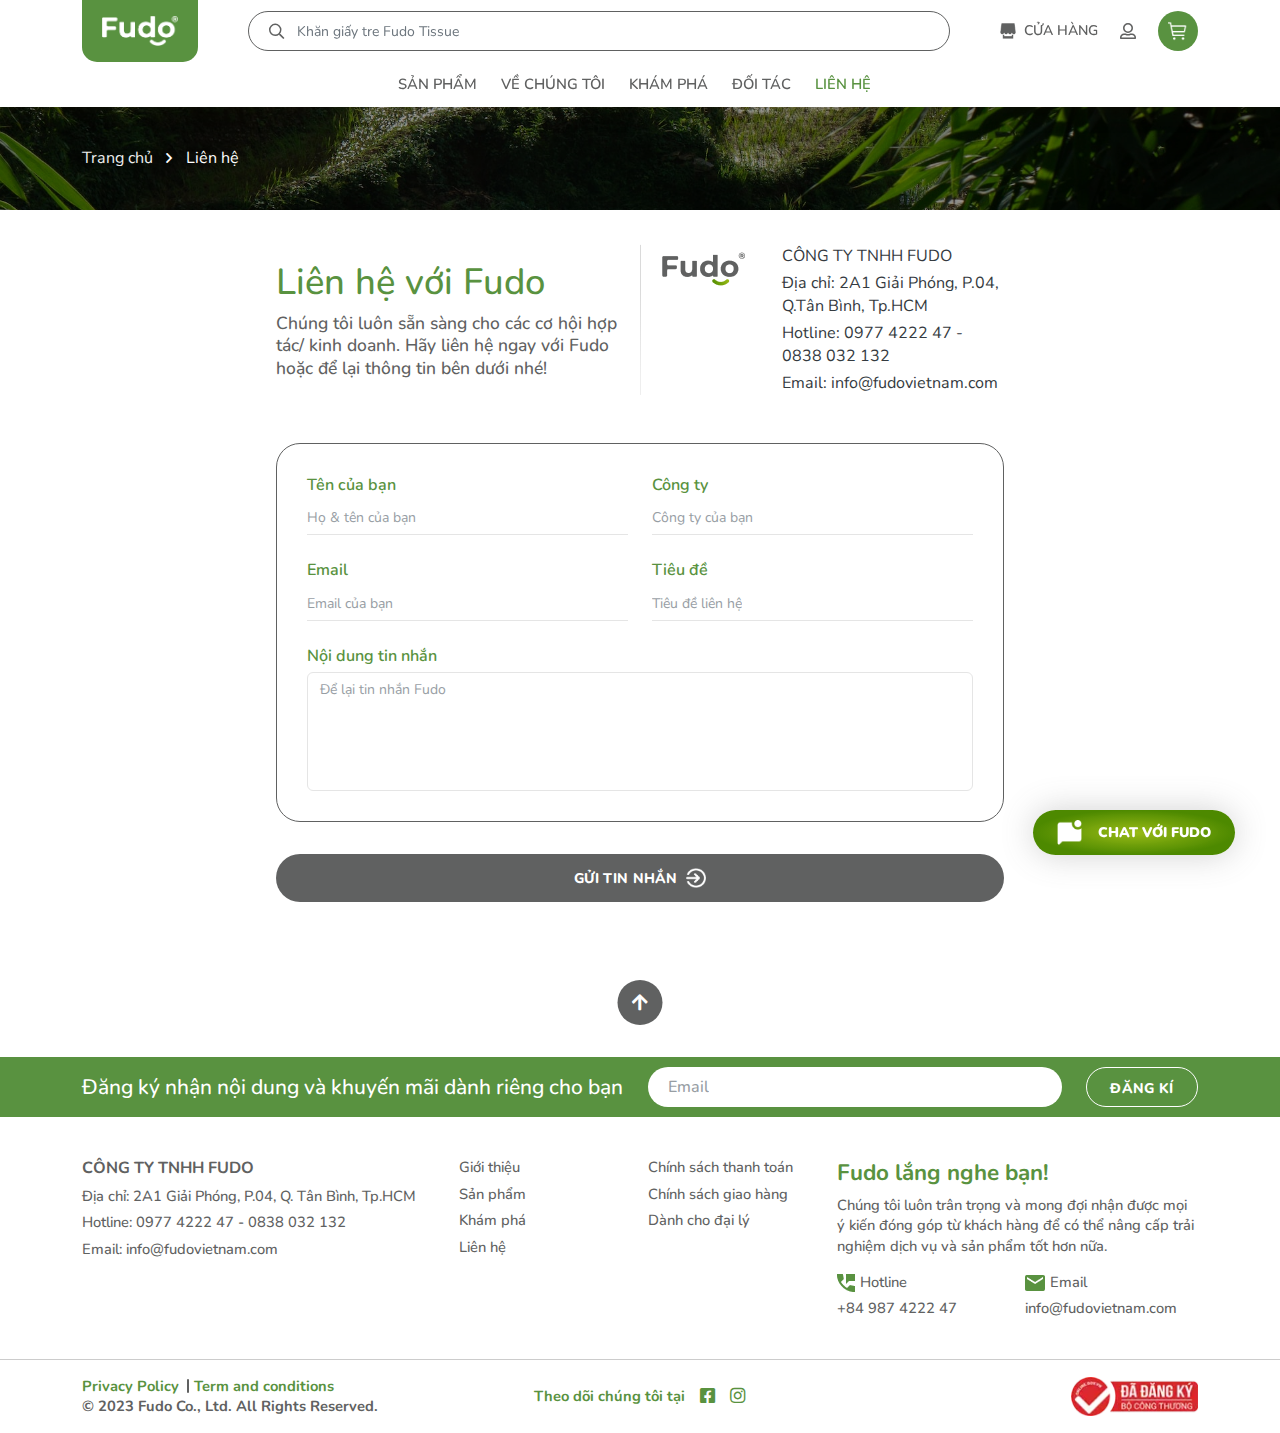
<file: contact.html>
<!DOCTYPE html>
<html lang="vi">
<head>
	<meta charset="UTF-8">
	<meta name="viewport"
	      content="width=device-width, user-scalable=no, initial-scale=1.0, maximum-scale=1.0, minimum-scale=1.0">

	<title>Template Fudo</title>
	<meta name="description" content="Template Fudo">
	<meta name="author" content="">

	<meta property="og:title" content="Template Fudo">
	<meta property="og:type" content="website">
	<meta property="og:url" content="">
	<meta property="og:description" content="Template Fudo">
	<meta property="og:image" content="">

	<link rel="preconnect" href="https://fonts.googleapis.com">
	<link rel="preconnect" href="https://fonts.gstatic.com" crossorigin>
	<link href="https://fonts.googleapis.com/css2?family=Montserrat+Alternates:ital,wght@0,100;0,200;0,300;0,400;0,500;0,600;0,700;0,800;0,900;1,100;1,200;1,300;1,400;1,500;1,600;1,700;1,800;1,900&display=swap"
	      rel="stylesheet">

	<link rel="icon" href="./assets/images/favicon.png">
	<link rel="apple-touch-icon" href="./assets/images/favicon.png">
	<link rel="stylesheet" href="./assets/plugins/bootstrap/css/bootstrap.min.css">
	<link rel="stylesheet" href="./assets/plugins/swiper/swiper-bundle.min.css">
	<link rel="stylesheet" href="./assets/plugins/fancybox/fancybox.min.css">
	<link rel="stylesheet" href="./assets/fonts/fontawesome/css/all.min.css">
	<link rel="stylesheet" href="./assets/css/base.css">
	<link rel="stylesheet" href="./assets/css/style.css">
</head>
<body>


<div class="modal fade modal-theme" id="popup-isLogin" data-bs-backdrop="static" data-bs-keyboard="false">
	<div class="modal-dialog modal-dialog-centered">
		<div class="modal-content">
			<div class="modal-header">
				<div class="modal-title">Nhập email mua hàng của bạn</div>
				<button type="button" class="modal-theme_close" data-bs-dismiss="modal">
					<i class="fas fa-times-circle"></i>
				</button>
			</div>
			<div class="modal-body">
				<form action="" class="modal-theme_form vstack">
					<div class="form-item">
						<input type="text" class="form-control" placeholder="Người nhận *" value="Thiện">
					</div>
					<div class="form-item">
						<input type="tel" minlength="10" maxlength="10" class="form-control"
						       placeholder="Số điện thoại *" value="0838032132">
					</div>
					<div class="form-item">
						<input type="text" class="form-control" placeholder="Địa chỉ *"
						       value="2A1 Giải Phóng, phường 04, quận Tân Bình">
					</div>
					<div class="form-item">
						<div class="form-check hstack">
							<input class="form-check-input" checked type="checkbox" value="" id="ship1">
							<label class="form-check-label" for="ship1">
								GIAO HỎA TỐC trong ngày <br>
								(Áp dụng riêng TP.HCM và Tp.Hà Nội)
							</label>
						</div>
					</div>
					<div class="form-item">
						<button type="submit" class="button-theme button-theme_primary button-theme_large w-100">
							<img src="./assets/images/icons/check-white.png" alt="">
							XÁC NHẬN VÀ THANH TOÁN
						</button>
					</div>
				</form>
			</div>
		</div>
	</div>
</div>

<div class="modal fade modal-theme" id="popup-noLogin" data-bs-backdrop="static" data-bs-keyboard="false">
	<div class="modal-dialog modal-dialog-centered">
		<div class="modal-content">
			<div class="modal-header">
				<div class="modal-title">Nhập email mua hàng của bạn</div>
				<button type="button" class="modal-theme_close" data-bs-dismiss="modal">
					<i class="fas fa-times-circle"></i>
				</button>
			</div>
			<div class="modal-body">
				<form action="" class="modal-theme_form vstack">
					<div class="form-item">
						<input type="email" class="form-control" placeholder="Email mua hàng *">
					</div>
					<div class="form-item form-desc form-desc_secondary">
						Hãy điền chính xác Email vì Fudo sẽ tự động tạo và gửi thông tin tài khoản cho bạn
					</div>
					<div class="form-item form-desc">
						Thông tin giao hàng
					</div>
					<div class="form-item">
						<input type="text" class="form-control" placeholder="Người nhận *">
					</div>
					<div class="form-item">
						<input type="tel" minlength="10" maxlength="10" class="form-control"
						       placeholder="Số điện thoại *">
					</div>
					<div class="form-item">
						<input type="text" class="form-control" placeholder="Địa chỉ *">
					</div>
					<div class="form-item">
						<div class="form-check hstack">
							<input class="form-check-input" type="checkbox" value="" id="ship2">
							<label class="form-check-label" for="ship2">
								GIAO HỎA TỐC trong ngày <br>
								(Áp dụng riêng TP.HCM và Tp.Hà Nội)
							</label>
						</div>
					</div>
					<div class="form-item">
						<button type="submit" class="button-theme button-theme_dark button-theme_large w-100">
							<img src="./assets/images/icons/check-white.png" alt="">
							XÁC NHẬN VÀ THANH TOÁN
						</button>
					</div>
				</form>
			</div>
		</div>
	</div>
</div>

<div class="modal fade modal-user" id="popup-signup" data-bs-backdrop="static" data-bs-keyboard="false">
	<div class="modal-dialog modal-dialog-centered">
		<div class="modal-content">
			<div class="modal-header position-relative vstack align-items-center justify-content-center text-center border-bottom-0">
				<div class="modal-title">Đăng ký</div>
				<div class="modal-desc">
					Bạn đã có tài khoản? <a href="#popup-signin" data-bs-toggle="modal">Đăng nhập</a>
				</div>
				<button type="button" class="modal-user_close" data-bs-dismiss="modal">
					<i class="fas fa-times-circle"></i>
				</button>
			</div>
			<div class="modal-body">
				<form action="" class="modal-user_form">
					<div class="form-step vstack" id="step1">
						<div class="form-item">
							<label for="form-user_email" class="form-item_label">
								Email/SĐT
							</label>
							<input type="text" id="form-user_email" class="form-control form-item_input"
							       placeholder="Nhập Email/SĐT">
							<div class="form-input_warning">
								Vui lòng nhập email/sđt
							</div>
						</div>
						<div class="form-item mt-4 text-center">
							<button type="button"
							        class="button-theme button-theme_primary button-theme_large buttonNextStep w-100">
								TIẾP TỤC
							</button>
						</div>
					</div>
					<div class="form-step vstack d-none" id="step2">
						<div class="form-item">
							<label for="form-user_otp" class="form-item_label">
								Nhập OTP
							</label>
							<input type="text" id="form-user_otp" class="form-control form-item_input"
							       placeholder="Nhập OTP">
							<div class="form-input_warning">
								Vui lòng nhập OTP
							</div>
							<div class="hstack justify-content-between">
								<a href="" class="form-user_back">
									Gửi lại mã OTP?
								</a>
								<a href="" class="form-user_back">
									Liên hệ SĐT
								</a>
							</div>
						</div>
						<div class="form-item mt-4 text-center">
							<button type="button"
							        class="button-theme button-theme_primary button-theme_large buttonNextStep w-100">
								TIẾP TỤC
							</button>
							<br>
							<button type="button"
							        class="buttonPrevStep form-user_back">
								Quay lại
							</button>
						</div>
					</div>
					<div class="form-step vstack d-none" id="step3">
						<div class="form-item">
							<label for="form-user_fullname" class="form-item_label">
								Nhập họ và tên
							</label>
							<div class="form-item_group">
								<input type="password" id="form-user_fullname" class="form-control form-item_input"
								       placeholder="Nhập họ và tên">
								<button type="button" class="form-item_button button-viewPass"><i
										class="fas fa-eye"></i>
								</button>
							</div>
							<div class="form-input_warning">
								Vui lòng nhập họ và tên
							</div>
						</div>
						<div class="form-item">
							<label for="form-user_password" class="form-item_label">
								Nhập mật khẩu
							</label>
							<div class="form-item_group">
								<input type="password" id="form-user_password" class="form-control form-item_input"
								       placeholder="Nhập mật khẩu">
								<button type="button" class="form-item_button button-viewPass"><i
										class="fas fa-eye"></i>
								</button>
							</div>
							<div class="form-input_warning">
								Vui lòng nhập mật khẩu xác nhận
							</div>
						</div>
						<div class="form-item">
							<label for="form-user_confirm" class="form-item_label">
								Nhập lại mật khẩu
							</label>
							<div class="form-item_group">
								<input type="password" id="form-user_confirm" class="form-control form-item_input"
								       placeholder="Nhập lại mật khẩu">
								<button type="button" class="form-item_button button-viewPass"><i
										class="fas fa-eye"></i>
								</button>
							</div>
							<div class="form-input_warning">
								Vui lòng nhập mật khẩu xác nhận
							</div>
						</div>
						<div class="form-item mt-4 text-center">
							<button type="submit"
							        class="button-theme button-theme_primary button-theme_large buttonNextStep w-100">
								ĐĂNG KÝ TÀI KHOẢN
							</button>
							<br>
							<button type="button"
							        class="buttonPrevStep form-user_back">
								Quay lại
							</button>
						</div>
					</div>
					<div class="modal-user_loading" id="modal-user_loading">
						<img src="./assets/images/icons/loading.gif" width="50" height="50" class="img-fluid"
						     alt="">
					</div>
				</form>
			</div>
		</div>
	</div>
</div>

<div class="modal fade modal-user" id="popup-signin" data-bs-backdrop="static" data-bs-keyboard="false">
	<div class="modal-dialog modal-dialog-centered">
		<div class="modal-content">
			<div class="modal-header position-relative vstack align-items-center justify-content-center text-center border-bottom-0">
				<div class="modal-title">Đăng nhập</div>
				<div class="modal-desc">
					Bạn chưa có tài khoản? <a href="#popup-signup" data-bs-toggle="modal">Đăng ký</a>
				</div>
				<button type="button" class="modal-user_close" data-bs-dismiss="modal">
					<i class="fas fa-times-circle"></i>
				</button>
			</div>
			<div class="modal-body">
				<form action="" class="modal-user_form vstack">
					<div class="form-item">
						<label for="" class="form-item_label">
							Email/SĐT
						</label>
						<input type="text" id="" class="form-control form-item_input"
						       placeholder="Nhập Email/SĐT">
					</div>
					<div class="form-item">
						<label for="" class="form-item_label">
							Nhập mật khẩu
						</label>
						<div class="form-item_group">
							<input type="password" id="" class="form-control form-item_input"
							       placeholder="Nhập mật khẩu">
							<button type="button" class="form-item_button button-viewPass"><i class="fas fa-eye"></i>
							</button>
						</div>
					</div>
					<div class="form-item text-center">
						<button type="submit" class="button-theme button-theme_primary button-theme_large w-100">ĐĂNG
						                                                                                         NHẬP
						                                                                                         TÀI
						                                                                                         KHOẢN
						</button>
					</div>
				</form>
			</div>
		</div>
	</div>
</div>


<div id="header" class="header bg-white position-fixed w-100 top-0 zi-10">
	<div class="container">
		<div class="header-grid position-relative zi-3 hstack">
			<div class="header-item">
				<a href="index.html" class="header-logo vstack">
					<img src="./assets/images/logo.png" height="30px" width="76px" class="mw-100" alt="">
				</a>
			</div>
			<div class="header-item ms-auto ms-lg-0 flex-lg-grow-1" id="header-search">
				<button type="button" id="header-search_btn" class="header-search_btn d-lg-none d-flex">
					<i class="far fa-search"></i>
				</button>
				<div class="header-search">
					<form class="search-form position-relative hstack" action="">
						<input type="text" class="search-form_input form-control"
						       placeholder="Khăn giấy tre Fudo Tissue">
						<button type="submit" class="search-form_button"><i class="far fa-search"></i></button>
					</form>
				</div>
			</div>
			<div class="header-item ms-0 ms-lg-auto">
				<div class="header-buttons hstack">
					<a href="" class="header-button_item flex-shrink-0 header-button_store hstack">
						<img src="./assets/images/icons/store-dark.png" width="16" height="16" class="img-fluid" alt="">
						<span class="d-lg-flex d-none">
							CỬA HÀNG
						</span>
					</a>
					<div class="header-button_item flex-shrink-0 header-button_wrapper position-relative">
						<a href="javascript:void(0)" class="header-button_user hstack">
							<i class="far fa-user-alt"></i>
						</a>
						<ul class="user-list vstack">
							<li class="user-list_item">
								<a href="#popup-signup" data-bs-toggle="modal" class="user-list_btn hstack">
									<span class="user-list_item--icon">
										<img src="./assets/images/icons/sign-up.png" class="img-fluid" alt="">
									</span>
									Đăng ký
								</a>
							</li>
							<li class="user-list_item">
								<a href="#popup-signin" data-bs-toggle="modal" class="user-list_btn hstack">
									<span class="user-list_item--icon">
										<img src="./assets/images/icons/sign-in.png" class="img-fluid" alt="">
									</span>
									Đăng nhập
								</a>
							</li>
							<li class="user-list_item">
								<a href="" class="user-list_btn hstack">
									<span class="user-list_item--icon">
										<img src="./assets/images/icons/information.png" class="img-fluid" alt="">
									</span>
									Thông tin tài khoản
								</a>
							</li>
							<li class="user-list_item">
								<a href="" class="user-list_btn hstack">
									<span class="user-list_item--icon">
										<img src="./assets/images/icons/order-list.png" class="img-fluid" alt="">
									</span>
									Đơn hàng của tôi
								</a>
							</li>
							<li class="user-list_item">
								<a href="" class="user-list_btn hstack">
									<span class="user-list_item--icon">
										<img src="./assets/images/icons/signout.png" class="img-fluid" alt="">
									</span>
									Đăng xuất
								</a>
							</li>
						</ul>
					</div>
					<a href="javascript:void(0)"
					   id="header-button_hamburger"
					   class="header-button_item flex-shrink-0 d-flex d-lg-none header-button_hamburger hstack">
						<span></span>
					</a>
					<a href=""
					   class="header-button_item flex-shrink-0 header-button_cart rounded-circle hstack justify-content-center">
						<img src="./assets/images/icons/cart-stroke.png" width="20" height="20" class="img-fluid"
						     alt="">
					</a>
				</div>
			</div>
		</div>
		<ul class="header-navigation position-relative zi-2 hstack justify-content-center container"
		    id="header-navigation">
			<li class="navigation-item">
				<a href="all-product.html" class="navigation-item_btn">
					SẢN PHẨM
				</a>
			</li>
			<li class="navigation-item">
				<a href="aboutus.html" class="navigation-item_btn">
					VỀ CHÚNG TÔI
				</a>
			</li>
			<li class="navigation-item">
				<a href="post-grid.html" class="navigation-item_btn">
					KHÁM PHÁ
				</a>
			</li>
			<li class="navigation-item">
				<a href="partner.html" class="navigation-item_btn">
					ĐỐI TÁC
				</a>
			</li>
			<li class="navigation-item">
				<a href="contact.html" class="navigation-item_btn active">
					LIÊN HỆ
				</a>
			</li>
		</ul>
	</div>
</div>
<div class="bg-overlay"></div>

<div id="main" class="main page-contact">
	<div class="section-breadcrumb background-cover" style="background-image: url('./assets/images/breadcrumb-bg.jpg')">
		<div class="container">
			<ol class="breadcrumb mb-0">
				<li class="breadcrumb-item"><a href="#">Trang chủ</a></li>
				<li class="breadcrumb-item active">Liên hệ</li>
			</ol>
		</div>
	</div>
	<div class="section-gap">
		<div class="container">
			<div class="row g-5 justify-content-center">
				<div class="col-xl-8 col-lg-10">
					<div class="contact-information hstack">
						<div class="contact-information_text contact-information_item flex-grow-1 w-50">
							<div class="section-heading">
								<div class="heading-title">
									Liên hệ với Fudo
								</div>
								<div class="heading-sub">
									Chúng tôi luôn sẵn sàng cho các cơ hội hợp tác/ kinh doanh. Hãy liên hệ ngay với
									Fudo hoặc để lại thông tin bên dưới nhé!
								</div>
							</div>
						</div>
						<div class="contact-information_contact contact-information_item d-flex flex-grow-1 w-50">
							<div class="information-contact_logo flex-shrink-0">
								<img src="./assets/images/logo-dark.png" class="img-fluid" alt="">
							</div>
							<div class="information-contact_list">
								<div class="information-contact_list--item">
									CÔNG TY TNHH FUDO
								</div>
								<div class="information-contact_list--item">
									Địa chỉ: 2A1 Giải Phóng, P.04, Q.Tân Bình, Tp.HCM
								</div>
								<div class="information-contact_list--item">
									Hotline: 0977 4222 47 - 0838 032 132
								</div>
								<div class="information-contact_list--item">
									Email: info@fudovietnam.com
								</div>
							</div>
						</div>
					</div>
				</div>
				<div class="col-xl-8 col-lg-10">
					<form action="">
						<div class="contact-form">
							<div class="row g-4">
								<div class="col-lg-6">
									<div class="contact-form_item">
										<label for="fullname" class="contact-form_item--label">
											Tên của bạn
										</label>
										<input type="text" id="fullname" class="form-control contact-form_item--input"
										       placeholder="Họ & tên của bạn">
									</div>
								</div>
								<div class="col-lg-6">
									<div class="contact-form_item">
										<label for="company" class="contact-form_item--label">
											Công ty
										</label>
										<input type="text" id="company" class="form-control contact-form_item--input"
										       placeholder="Công ty của bạn">
									</div>
								</div>
								<div class="col-lg-6">
									<div class="contact-form_item">
										<label for="email" class="contact-form_item--label">
											Email
										</label>
										<input type="email" id="email" class="form-control contact-form_item--input"
										       placeholder="Email của bạn">
									</div>
								</div>
								<div class="col-lg-6">
									<div class="contact-form_item">
										<label for="subject" class="contact-form_item--label">
											Tiêu đề
										</label>
										<input type="text" id="subject" class="form-control contact-form_item--input"
										       placeholder="Tiêu đề liên hệ">
									</div>
								</div>
								<div class="col-lg-12">
									<div class="contact-form_item">
										<label for="message" class="contact-form_item--label">
											Nội dung tin nhắn
										</label>
										<textarea name="" placeholder="Để lại tin nhắn Fudo" id="message"
										          class="form-control contact-form_item--textarea"
										          id="" rows="5"></textarea>
									</div>
								</div>
							</div>
						</div>
						<div class="text-center">
							<button type="submit"
							        class="button-theme button-theme_dark button-theme_large w-100">
								GỬI TIN NHẮN <img src="./assets/images/icons/send.png" alt="">
							</button>
						</div>
					</form>
				</div>
			</div>
		</div>
	</div>
</div>

<footer id="footer" class="footer position-relative">
	<div class="footer-return text-center">
		<button type="button" id="return-top"
		        class="footer-return_button rounded-circle border-0 outline align-middle d-inline-flex align-items-center justify-content-center">
			<i class="fas fa-arrow-up"></i>
		</button>
	</div>
	<div class="footer-subscribe">
		<div class="container">
			<div class="row g-3 align-items-center">
				<div class="col-lg-6">
					<div class="subscribe-text text-white">
						Đăng ký nhận nội dung và khuyến mãi dành riêng cho bạn
					</div>
				</div>
				<div class="col-lg-6">
					<form action="">
						<div class="subscribe-form hstack">
							<input type="text" class="form-control" placeholder="Email">
							<button type="submit" class="button-theme button-theme_primary__outline">
								ĐĂNG KÍ
							</button>
						</div>
					</form>
				</div>
			</div>
		</div>
	</div>
	<div class="footer-information">
		<div class="container">
			<div class="row g-3">
				<div class="col-lg-4">
					<div class="footer-sub">
						CÔNG TY TNHH FUDO
					</div>
					<div class="footer-link vstack">
						<div class="footer-link_item">
							Địa chỉ: <a href="https://goo.gl/maps/LUdqKtQyPrD63pG57" target="_blank">
							2A1 Giải Phóng, P.04, Q. Tân Bình, Tp.HCM
						</a>
						</div>
						<div class="footer-link_item">
							Hotline: <a href="tel:0977422247">0977 4222 47</a> - <a href="tel:0838032132">0838 032
							                                                                              132</a>
						</div>
						<div class="footer-link_item">
							Email: <a href="mailto:info@fudovietnam.com">info@fudovietnam.com</a>
						</div>
					</div>
				</div>
				<div class="col-lg-4">
					<div class="row g-3">
						<div class="col-sm-6">
							<div class="footer-link vstack">
								<div class="footer-link_item">
									<a href="">Giới thiệu</a>
								</div>
								<div class="footer-link_item">
									<a href="">Sản phẩm</a>
								</div>
								<div class="footer-link_item">
									<a href="">Khám phá</a>
								</div>
								<div class="footer-link_item">
									<a href="">Liên hệ</a>
								</div>
							</div>
						</div>
						<div class="col-sm-6">
							<div class="footer-link vstack">
								<div class="footer-link_item">
									<a href="">Chính sách thanh toán</a>
								</div>
								<div class="footer-link_item">
									<a href="">Chính sách giao hàng</a>
								</div>
								<div class="footer-link_item">
									<a href="">Dành cho đại lý</a>
								</div>
							</div>
						</div>
					</div>
				</div>
				<div class="col-lg-4">
					<div class="footer-title">
						Fudo lắng nghe bạn!
					</div>
					<div class="footer-text">
						Chúng tôi luôn trân trọng và mong đợi nhận được mọi ý kiến đóng góp từ khách hàng để có thể
						nâng
						cấp trải nghiệm dịch vụ và sản phẩm tốt hơn nữa.
					</div>
					<div class="footer-contact hstack">
						<div class="footer-contact_item vstack">
							<div class="footer-contact_item--top hstack">
								<img src="./assets/images/icons/phone-primary.png" class="img-fluid" alt="">
								Hotline
							</div>
							<div class="footer-contact_item--bottom">
								<a href="tel:+84987422247">
									+84 987 4222 47
								</a>
							</div>
						</div>
						<div class="footer-contact_item vstack">
							<div class="footer-contact_item--top hstack">
								<img src="./assets/images/icons/envelope-primary.png" class="img-fluid" alt="">
								Email
							</div>
							<div class="footer-contact_item--bottom">
								<a href="info@fudovietnam.com">
									info@fudovietnam.com
								</a>
							</div>
						</div>
					</div>
				</div>
			</div>
		</div>
	</div>
	<div class="footer-description">
		<div class="container">
			<div class="row g-3 align-items-center">
				<div class="col-lg-4">
					<div class="footer-block">
						<div class="footer-policy hstack">
							<a href="" class="d-inline-flex align-middle position-relative">
								Privacy Policy
							</a>
							<a href="" class="d-inline-flex align-middle position-relative">
								Term and conditions
							</a>
						</div>
						<div class="footer-copyright">
							© 2023 Fudo Co., Ltd. All Rights Reserved.
						</div>
					</div>
				</div>
				<div class="col-lg-4">
					<div class="footer-social hstack justify-content-center">
						<div class="footer-social_text">
							Theo dõi chúng tôi tại
						</div>
						<div class="footer-social_list hstack justify-content-center">
							<a href="" class="d-inline-flex align-middle">
								<i class="fab fa-facebook-square"></i>
							</a>
							<a href="" class="d-inline-flex align-middle">
								<i class="fab fa-instagram"></i>
							</a>
						</div>
					</div>
				</div>
				<div class="col-lg-4">
					<div class="text-center text-lg-end">
						<a href="" class="d-inline-flex align-middle">
							<img src="./assets/images/dk-bct.png" height="39" width="126" class="w-auto mw-100"
							     alt="">
						</a>
					</div>
				</div>
			</div>
		</div>
	</div>
</footer>

<div class="floating-chat">
	<a href="" class="floating-chat_btn">
		<img src="/assets/images/icons/chat.png" width="25px" height="25px" alt="" class="img-fluid">
		CHAT VỚI FUDO
	</a>
</div>


<script type="text/javascript" src="./assets/plugins/jquery.min.js"></script>
<script type="text/javascript"
        src="./assets/plugins/bootstrap/js/bootstrap.bundle.min.js"></script>
<script type="text/javascript" src="./assets/plugins/swiper/swiper-bundle.min.js"></script>
<script type="text/javascript" src="./assets/plugins/fancybox/fancybox.min.js"></script>
<script type="module" src="./assets/js/app.js"></script>
</body>
</html>
</file>
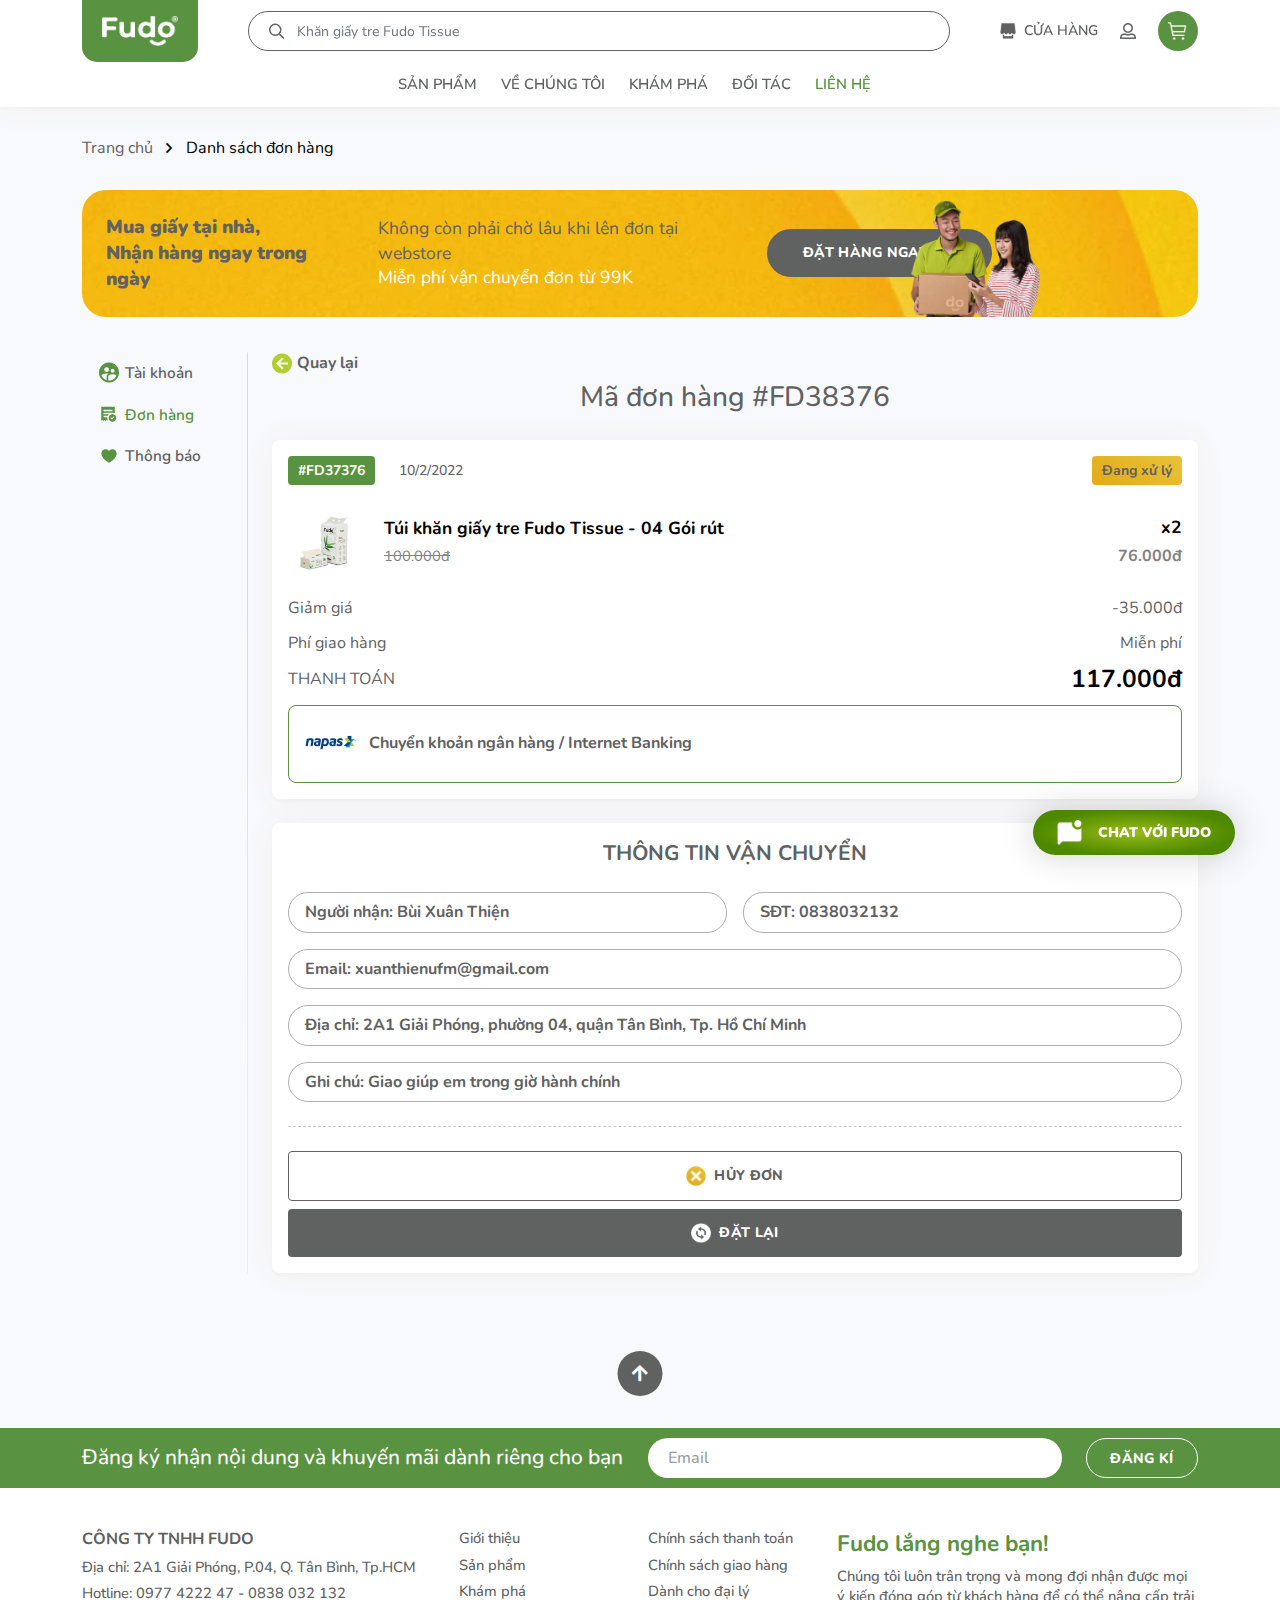
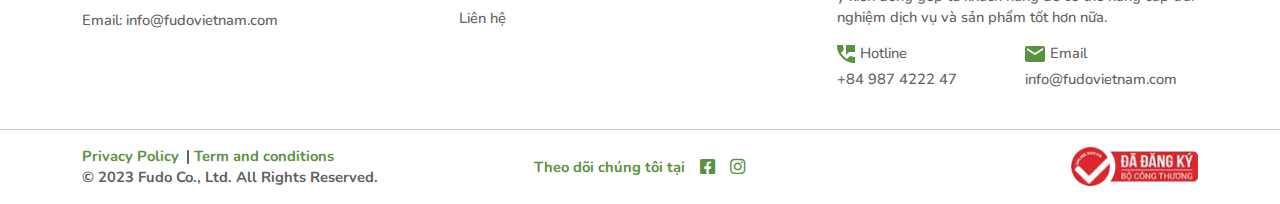
<file: order-detail.html>
<!DOCTYPE html>
<html lang="vi">
<head>
	<meta charset="UTF-8">
	<meta name="viewport"
		  content="width=device-width, user-scalable=no, initial-scale=1.0, maximum-scale=1.0, minimum-scale=1.0">

	<title>Template Fudo</title>
	<meta name="description" content="Template Fudo">
	<meta name="author" content="">

	<meta property="og:title" content="Template Fudo">
	<meta property="og:type" content="website">
	<meta property="og:url" content="">
	<meta property="og:description" content="Template Fudo">
	<meta property="og:image" content="">

	<link rel="preconnect" href="https://fonts.googleapis.com">
	<link rel="preconnect" href="https://fonts.gstatic.com" crossorigin>
	<link href="https://fonts.googleapis.com/css2?family=Montserrat+Alternates:ital,wght@0,100;0,200;0,300;0,400;0,500;0,600;0,700;0,800;0,900;1,100;1,200;1,300;1,400;1,500;1,600;1,700;1,800;1,900&display=swap"
		  rel="stylesheet">

	<link rel="icon" href="./assets/images/favicon.png">
	<link rel="apple-touch-icon" href="./assets/images/favicon.png">
	<link rel="stylesheet" href="./assets/plugins/bootstrap/css/bootstrap.min.css">
	<link rel="stylesheet" href="./assets/plugins/swiper/swiper-bundle.min.css">
	<link rel="stylesheet" href="./assets/plugins/fancybox/fancybox.min.css">
	<link rel="stylesheet" href="./assets/fonts/fontawesome/css/all.min.css">
	<link rel="stylesheet" href="./assets/css/base.css">
	<link rel="stylesheet" href="./assets/css/style.css">
</head>
<body>


<div class="modal fade modal-theme" id="popup-isLogin" data-bs-backdrop="static" data-bs-keyboard="false">
	<div class="modal-dialog modal-dialog-centered">
		<div class="modal-content">
			<div class="modal-header">
				<div class="modal-title">Nhập email mua hàng của bạn</div>
				<button type="button" class="modal-theme_close" data-bs-dismiss="modal">
					<i class="fas fa-times-circle"></i>
				</button>
			</div>
			<div class="modal-body">
				<form action="" class="modal-theme_form vstack">
					<div class="form-item">
						<input type="text" class="form-control" placeholder="Người nhận *" value="Thiện">
					</div>
					<div class="form-item">
						<input type="tel" minlength="10" maxlength="10" class="form-control"
							   placeholder="Số điện thoại *" value="0838032132">
					</div>
					<div class="form-item">
						<input type="text" class="form-control" placeholder="Địa chỉ *"
							   value="2A1 Giải Phóng, phường 04, quận Tân Bình">
					</div>
					<div class="form-item">
						<div class="form-check hstack">
							<input class="form-check-input" checked type="checkbox" value="" id="ship1">
							<label class="form-check-label" for="ship1">
								GIAO HỎA TỐC trong ngày <br>
								(Áp dụng riêng TP.HCM và Tp.Hà Nội)
							</label>
						</div>
					</div>
					<div class="form-item">
						<button type="submit" class="button-theme button-theme_primary button-theme_large w-100">
							<img src="./assets/images/icons/check-white.png" alt="">
							XÁC NHẬN VÀ THANH TOÁN
						</button>
					</div>
				</form>
			</div>
		</div>
	</div>
</div>

<div class="modal fade modal-theme" id="popup-noLogin" data-bs-backdrop="static" data-bs-keyboard="false">
	<div class="modal-dialog modal-dialog-centered">
		<div class="modal-content">
			<div class="modal-header">
				<div class="modal-title">Nhập email mua hàng của bạn</div>
				<button type="button" class="modal-theme_close" data-bs-dismiss="modal">
					<i class="fas fa-times-circle"></i>
				</button>
			</div>
			<div class="modal-body">
				<form action="" class="modal-theme_form vstack">
					<div class="form-item">
						<input type="email" class="form-control" placeholder="Email mua hàng *">
					</div>
					<div class="form-item form-desc form-desc_secondary">
						Hãy điền chính xác Email vì Fudo sẽ tự động tạo và gửi thông tin tài khoản cho bạn
					</div>
					<div class="form-item form-desc">
						Thông tin giao hàng
					</div>
					<div class="form-item">
						<input type="text" class="form-control" placeholder="Người nhận *">
					</div>
					<div class="form-item">
						<input type="tel" minlength="10" maxlength="10" class="form-control"
							   placeholder="Số điện thoại *">
					</div>
					<div class="form-item">
						<input type="text" class="form-control" placeholder="Địa chỉ *">
					</div>
					<div class="form-item">
						<div class="form-check hstack">
							<input class="form-check-input" type="checkbox" value="" id="ship2">
							<label class="form-check-label" for="ship2">
								GIAO HỎA TỐC trong ngày <br>
								(Áp dụng riêng TP.HCM và Tp.Hà Nội)
							</label>
						</div>
					</div>
					<div class="form-item">
						<button type="submit" class="button-theme button-theme_dark button-theme_large w-100">
							<img src="./assets/images/icons/check-white.png" alt="">
							XÁC NHẬN VÀ THANH TOÁN
						</button>
					</div>
				</form>
			</div>
		</div>
	</div>
</div>

<div class="modal fade modal-user" id="popup-signup" data-bs-backdrop="static" data-bs-keyboard="false">
	<div class="modal-dialog modal-dialog-centered">
		<div class="modal-content">
			<div class="modal-header position-relative vstack align-items-center justify-content-center text-center border-bottom-0">
				<div class="modal-title">Đăng ký</div>
				<div class="modal-desc">
					Bạn đã có tài khoản? <a href="#popup-signin" data-bs-toggle="modal">Đăng nhập</a>
				</div>
				<button type="button" class="modal-user_close" data-bs-dismiss="modal">
					<i class="fas fa-times-circle"></i>
				</button>
			</div>
			<div class="modal-body">
				<form action="" class="modal-user_form">
					<div class="form-step vstack" id="step1">
						<div class="form-item">
							<label for="form-user_email" class="form-item_label">
								Email/SĐT
							</label>
							<input type="text" id="form-user_email" class="form-control form-item_input"
								   placeholder="Nhập Email/SĐT">
							<div class="form-input_warning">
								Vui lòng nhập email/sđt
							</div>
						</div>
						<div class="form-item mt-4 text-center">
							<button type="button"
									class="button-theme button-theme_primary button-theme_large buttonNextStep w-100">
								TIẾP TỤC
							</button>
						</div>
					</div>
					<div class="form-step vstack d-none" id="step2">
						<div class="form-item">
							<label for="form-user_otp" class="form-item_label">
								Nhập OTP
							</label>
							<input type="text" id="form-user_otp" class="form-control form-item_input"
								   placeholder="Nhập OTP">
							<div class="form-input_warning">
								Vui lòng nhập OTP
							</div>
							<div class="hstack justify-content-between">
								<a href="" class="form-user_back">
									Gửi lại mã OTP?
								</a>
								<a href="" class="form-user_back">
									Liên hệ SĐT
								</a>
							</div>
						</div>
						<div class="form-item mt-4 text-center">
							<button type="button"
									class="button-theme button-theme_primary button-theme_large buttonNextStep w-100">
								TIẾP TỤC
							</button>
							<br>
							<button type="button"
									class="buttonPrevStep form-user_back">
								Quay lại
							</button>
						</div>
					</div>
					<div class="form-step vstack d-none" id="step3">
						<div class="form-item">
							<label for="form-user_fullname" class="form-item_label">
								Nhập họ và tên
							</label>
							<div class="form-item_group">
								<input type="password" id="form-user_fullname" class="form-control form-item_input"
									   placeholder="Nhập họ và tên">
								<button type="button" class="form-item_button button-viewPass"><i
										class="fas fa-eye"></i>
								</button>
							</div>
							<div class="form-input_warning">
								Vui lòng nhập họ và tên
							</div>
						</div>
						<div class="form-item">
							<label for="form-user_password" class="form-item_label">
								Nhập mật khẩu
							</label>
							<div class="form-item_group">
								<input type="password" id="form-user_password" class="form-control form-item_input"
									   placeholder="Nhập mật khẩu">
								<button type="button" class="form-item_button button-viewPass"><i
										class="fas fa-eye"></i>
								</button>
							</div>
							<div class="form-input_warning">
								Vui lòng nhập mật khẩu xác nhận
							</div>
						</div>
						<div class="form-item">
							<label for="form-user_confirm" class="form-item_label">
								Nhập lại mật khẩu
							</label>
							<div class="form-item_group">
								<input type="password" id="form-user_confirm" class="form-control form-item_input"
									   placeholder="Nhập lại mật khẩu">
								<button type="button" class="form-item_button button-viewPass"><i
										class="fas fa-eye"></i>
								</button>
							</div>
							<div class="form-input_warning">
								Vui lòng nhập mật khẩu xác nhận
							</div>
						</div>
						<div class="form-item mt-4 text-center">
							<button type="submit"
									class="button-theme button-theme_primary button-theme_large buttonNextStep w-100">
								ĐĂNG KÝ TÀI KHOẢN
							</button>
							<br>
							<button type="button"
									class="buttonPrevStep form-user_back">
								Quay lại
							</button>
						</div>
					</div>
					<div class="modal-user_loading" id="modal-user_loading">
						<img src="./assets/images/icons/loading.gif" width="50" height="50" class="img-fluid"
							 alt="">
					</div>
				</form>
			</div>
		</div>
	</div>
</div>

<div class="modal fade modal-user" id="popup-signin" data-bs-backdrop="static" data-bs-keyboard="false">
	<div class="modal-dialog modal-dialog-centered">
		<div class="modal-content">
			<div class="modal-header position-relative vstack align-items-center justify-content-center text-center border-bottom-0">
				<div class="modal-title">Đăng nhập</div>
				<div class="modal-desc">
					Bạn chưa có tài khoản? <a href="#popup-signup" data-bs-toggle="modal">Đăng ký</a>
				</div>
				<button type="button" class="modal-user_close" data-bs-dismiss="modal">
					<i class="fas fa-times-circle"></i>
				</button>
			</div>
			<div class="modal-body">
				<form action="" class="modal-user_form vstack">
					<div class="form-item">
						<label for="" class="form-item_label">
							Email/SĐT
						</label>
						<input type="text" id="" class="form-control form-item_input"
							   placeholder="Nhập Email/SĐT">
					</div>
					<div class="form-item">
						<label for="" class="form-item_label">
							Nhập mật khẩu
						</label>
						<div class="form-item_group">
							<input type="password" id="" class="form-control form-item_input"
								   placeholder="Nhập mật khẩu">
							<button type="button" class="form-item_button button-viewPass"><i class="fas fa-eye"></i>
							</button>
						</div>
					</div>
					<div class="form-item text-center">
						<button type="submit" class="button-theme button-theme_primary button-theme_large w-100">ĐĂNG
																												 NHẬP
																												 TÀI
																												 KHOẢN
						</button>
					</div>
				</form>
			</div>
		</div>
	</div>
</div>

<div id="header" class="header bg-white position-fixed w-100 top-0 zi-10">
	<div class="container">
		<div class="header-grid position-relative zi-3 hstack">
			<div class="header-item">
				<a href="index.html" class="header-logo vstack">
					<img src="./assets/images/logo.png" height="30px" width="76px" class="mw-100" alt="">
				</a>
			</div>
			<div class="header-item ms-auto ms-lg-0 flex-lg-grow-1" id="header-search">
				<button type="button" id="header-search_btn" class="header-search_btn d-lg-none d-flex">
					<i class="far fa-search"></i>
				</button>
				<div class="header-search">
					<form class="search-form position-relative hstack" action="">
						<input type="text" class="search-form_input form-control"
							   placeholder="Khăn giấy tre Fudo Tissue">
						<button type="submit" class="search-form_button"><i class="far fa-search"></i></button>
					</form>
				</div>
			</div>
			<div class="header-item ms-0 ms-lg-auto">
				<div class="header-buttons hstack">
					<a href="" class="header-button_item flex-shrink-0 header-button_store hstack">
						<img src="./assets/images/icons/store-dark.png" width="16" height="16" class="img-fluid" alt="">
						<span class="d-lg-flex d-none">
							CỬA HÀNG
						</span>
					</a>
					<div class="header-button_item flex-shrink-0 header-button_wrapper position-relative">
						<a href="javascript:void(0)" class="header-button_user hstack">
							<i class="far fa-user-alt"></i>
						</a>
						<ul class="user-list vstack">
							<li class="user-list_item">
								<a href="#popup-signup" data-bs-toggle="modal" class="user-list_btn hstack">
									<span class="user-list_item--icon">
										<img src="./assets/images/icons/sign-up.png" class="img-fluid" alt="">
									</span>
									Đăng ký
								</a>
							</li>
							<li class="user-list_item">
								<a href="#popup-signin" data-bs-toggle="modal" class="user-list_btn hstack">
									<span class="user-list_item--icon">
										<img src="./assets/images/icons/sign-in.png" class="img-fluid" alt="">
									</span>
									Đăng nhập
								</a>
							</li>
							<li class="user-list_item">
								<a href="" class="user-list_btn hstack">
									<span class="user-list_item--icon">
										<img src="./assets/images/icons/information.png" class="img-fluid" alt="">
									</span>
									Thông tin tài khoản
								</a>
							</li>
							<li class="user-list_item">
								<a href="" class="user-list_btn hstack">
									<span class="user-list_item--icon">
										<img src="./assets/images/icons/order-list.png" class="img-fluid" alt="">
									</span>
									Đơn hàng của tôi
								</a>
							</li>
							<li class="user-list_item">
								<a href="" class="user-list_btn hstack">
									<span class="user-list_item--icon">
										<img src="./assets/images/icons/signout.png" class="img-fluid" alt="">
									</span>
									Đăng xuất
								</a>
							</li>
						</ul>
					</div>
					<a href="javascript:void(0)"
					   id="header-button_hamburger"
					   class="header-button_item flex-shrink-0 d-flex d-lg-none header-button_hamburger hstack">
						<span></span>
					</a>
					<a href=""
					   class="header-button_item flex-shrink-0 header-button_cart rounded-circle hstack justify-content-center">
						<img src="./assets/images/icons/cart-stroke.png" width="20" height="20" class="img-fluid"
							 alt="">
					</a>
				</div>
			</div>
		</div>
		<ul class="header-navigation position-relative zi-2 hstack justify-content-center container"
			id="header-navigation">
			<li class="navigation-item">
				<a href="all-product.html" class="navigation-item_btn">
					SẢN PHẨM
				</a>
			</li>
			<li class="navigation-item">
				<a href="aboutus.html" class="navigation-item_btn">
					VỀ CHÚNG TÔI
				</a>
			</li>
			<li class="navigation-item">
				<a href="post-grid.html" class="navigation-item_btn">
					KHÁM PHÁ
				</a>
			</li>
			<li class="navigation-item">
				<a href="partner.html" class="navigation-item_btn">
					ĐỐI TÁC
				</a>
			</li>
			<li class="navigation-item">
				<a href="contact.html" class="navigation-item_btn active">
					LIÊN HỆ
				</a>
			</li>
		</ul>
	</div>
</div>
<div class="bg-overlay"></div>


<div id="main" class="main page-users">
	<div class="section-breadcrumb section-breadcrumb_nobg">
		<div class="container">
			<ol class="breadcrumb mb-0">
				<li class="breadcrumb-item"><a href="#">Trang chủ</a></li>
				<li class="breadcrumb-item active">Danh sách đơn hàng</li>
			</ol>
		</div>
	</div>
	<div class="container">
		<div class="heading-decor heading-decor_bg background-cover position-relative"
			 style="background-image: url('./assets/images/breadcrumb-bg-3.png')">
			<div class="row">
				<div class="col-lg-10">
					<div class="heading-decor_content hstack">
						<div class="heading-title">
							Mua giấy tại nhà,<br>Nhận hàng ngay trong ngày
						</div>
						<div class="heading-description">
							Không còn phải chờ lâu khi lên đơn tại webstore<br>
							<span>Miễn phí vận chuyển đơn từ 99K</span>
						</div>
						<div class="heading-button">
							<a class="button-theme button-theme_dark button-theme_large" href="">
								ĐẶT HÀNG NGAY <img src="./assets/images/icons/store.png" alt="">
							</a>
						</div>
					</div>
				</div>
			</div>
			<div class="heading-decor_image position-absolute top-0 bottom-0">
				<img src="./assets/images/demo-5.png" class="h-100 mw-100" alt="">
			</div>
		</div>
	</div>
	<div class="section-gap">
		<div class="container">
			<div class="row">
				<div class="col-xl-2 col-md-3">
					<div class="users-sidebar pseudo h-100">
						<div class="sidebar-list vstack">
							<a href="" class="hstack sidebar-item">
								<span class="sidebar-item_icon">
									<img src="./assets/images/icons/information.png" alt="">
								</span>
								Tài khoản
							</a>
							<a href="" class="hstack sidebar-item active">
								<span class="sidebar-item_icon">
									<img src="./assets/images/icons/order-list.png" alt="">
								</span>
								Đơn hàng
							</a>
							<a href="" class="hstack sidebar-item">
								<span class="sidebar-item_icon">
									<img src="./assets/images/icons/heart.png" alt="">
								</span>
								Thông báo
							</a>
						</div>
					</div>
				</div>
				<div class="col-xl-10 col-md-9">
					<div class="users-inner">
						<div class="order-back">
							<a href="" class="d-inline-flex align-items-center button-back">
								<img src="./assets/images/icons/back.png" alt="">
								Quay lại
							</a>
						</div>
						<div class="section-heading section-heading_small text-center mb-4">
							<div class="heading-title">Mã đơn hàng #FD38376</div>
						</div>
						<div class="order-list vstack">
							<div class="order-item position-relative vstack bg-white">
								<div class="order-header hstack">
									<div class="order-code">
										#FD37376
									</div>
									<div class="order-time">
										10/2/2022
									</div>
									<div class="order-status ms-auto">
										<div class="order-status_label is-process">
											Đang xử lý
										</div>
									</div>
								</div>
								<div class="order-body hstack">
									<div class="order-thumb">
										<div class="ratio ratio-1x1">
											<img src="./assets/images/product/product-demo-2.png"
												 class="img-fluid" alt="">
										</div>
									</div>
									<div class="order-content vstack justify-content-center">
										<div class="order-name">
											Túi khăn giấy tre Fudo Tissue - 04 Gói rút
										</div>
										<div class="order-price_sale">
											100.000đ
										</div>
									</div>
									<div class="order-other vstack justify-content-center">
										<div class="order-quantity">
											x2
										</div>
										<div class="order-price_current">
											76.000đ
										</div>
									</div>
								</div>
								<div class="order-footer vstack">
									<div class="order-fee vstack">
										<div class="order-fee_item hstack">
											<div class="fee-item_text">
												Giảm giá
											</div>
											<div class="fee-item_value ms-auto">
												-35.000đ
											</div>
										</div>
										<div class="order-fee_item hstack">
											<div class="fee-item_text">
												Phí giao hàng
											</div>
											<div class="fee-item_value ms-auto">
												Miễn phí
											</div>
										</div>
									</div>
									<div class="order-total order-total_detail hstack">
										<div class="order-total_text">
											THANH TOÁN
										</div>
										<div class="order-total_value order-total_value--large ms-auto">
											117.000đ
										</div>
									</div>
									<div class="order-payment hstack">
										<img src="./assets/images/napas.png" class="img-fluid" alt="">
										Chuyển khoản ngân hàng / Internet Banking
									</div>
								</div>
							</div>
							<div class="order-information position-relative vstack bg-white">
								<div class="order-information_title text-center">
									THÔNG TIN VẬN CHUYỂN
								</div>
								<div class="order-information_inner vstack">
									<div class="order-information_list">
										<div class="row g-3">
											<div class="col-lg-6">
												<div class="information-item">
													Người nhận: Bùi Xuân Thiện
												</div>
											</div>
											<div class="col-lg-6">
												<div class="information-item">
													SĐT: 0838032132
												</div>
											</div>
											<div class="col-lg-12">
												<div class="information-item">
													Email: xuanthienufm@gmail.com
												</div>
											</div>
											<div class="col-lg-12">
												<div class="information-item">
													Địa chỉ: 2A1 Giải Phóng, phường 04, quận Tân Bình, Tp. Hồ Chí Minh
												</div>
											</div>
											<div class="col-lg-12">
												<div class="information-item">
													Ghi chú: Giao giúp em trong giờ hành chính
												</div>
											</div>
										</div>
									</div>
									<div class="order-information_buttons vstack">
										<button type="button"
												class="button-theme button-theme_dark__outline button-theme_large">
											<img src="./assets/images/icons/close.png" alt="">
											HỦY ĐƠN
										</button>
										<button type="button"
												class="button-theme button-theme_dark button-theme_large">
											<img src="./assets/images/icons/reorder-white.png" alt="">
											ĐẶT LẠI
										</button>
									</div>
								</div>
							</div>
						</div>
					</div>
				</div>
			</div>
		</div>
	</div>
</div>

<footer id="footer" class="footer position-relative">
	<div class="footer-return text-center">
		<button type="button" id="return-top"
				class="footer-return_button rounded-circle border-0 outline align-middle d-inline-flex align-items-center justify-content-center">
			<i class="fas fa-arrow-up"></i>
		</button>
	</div>
	<div class="footer-subscribe">
		<div class="container">
			<div class="row g-3 align-items-center">
				<div class="col-lg-6">
					<div class="subscribe-text text-white">
						Đăng ký nhận nội dung và khuyến mãi dành riêng cho bạn
					</div>
				</div>
				<div class="col-lg-6">
					<form action="">
						<div class="subscribe-form hstack">
							<input type="text" class="form-control" placeholder="Email">
							<button type="submit" class="button-theme button-theme_primary__outline">
								ĐĂNG KÍ
							</button>
						</div>
					</form>
				</div>
			</div>
		</div>
	</div>
	<div class="footer-information">
		<div class="container">
			<div class="row g-3">
				<div class="col-lg-4">
					<div class="footer-sub">
						CÔNG TY TNHH FUDO
					</div>
					<div class="footer-link vstack">
						<div class="footer-link_item">
							Địa chỉ: <a href="https://goo.gl/maps/LUdqKtQyPrD63pG57" target="_blank">
							2A1 Giải Phóng, P.04, Q. Tân Bình, Tp.HCM
						</a>
						</div>
						<div class="footer-link_item">
							Hotline: <a href="tel:0977422247">0977 4222 47</a> - <a href="tel:0838032132">0838 032
																										  132</a>
						</div>
						<div class="footer-link_item">
							Email: <a href="mailto:info@fudovietnam.com">info@fudovietnam.com</a>
						</div>
					</div>
				</div>
				<div class="col-lg-4">
					<div class="row g-3">
						<div class="col-sm-6">
							<div class="footer-link vstack">
								<div class="footer-link_item">
									<a href="">Giới thiệu</a>
								</div>
								<div class="footer-link_item">
									<a href="">Sản phẩm</a>
								</div>
								<div class="footer-link_item">
									<a href="">Khám phá</a>
								</div>
								<div class="footer-link_item">
									<a href="">Liên hệ</a>
								</div>
							</div>
						</div>
						<div class="col-sm-6">
							<div class="footer-link vstack">
								<div class="footer-link_item">
									<a href="">Chính sách thanh toán</a>
								</div>
								<div class="footer-link_item">
									<a href="">Chính sách giao hàng</a>
								</div>
								<div class="footer-link_item">
									<a href="">Dành cho đại lý</a>
								</div>
							</div>
						</div>
					</div>
				</div>
				<div class="col-lg-4">
					<div class="footer-title">
						Fudo lắng nghe bạn!
					</div>
					<div class="footer-text">
						Chúng tôi luôn trân trọng và mong đợi nhận được mọi ý kiến đóng góp từ khách hàng để có thể
						nâng
						cấp trải nghiệm dịch vụ và sản phẩm tốt hơn nữa.
					</div>
					<div class="footer-contact hstack">
						<div class="footer-contact_item vstack">
							<div class="footer-contact_item--top hstack">
								<img src="./assets/images/icons/phone-primary.png" class="img-fluid" alt="">
								Hotline
							</div>
							<div class="footer-contact_item--bottom">
								<a href="tel:+84987422247">
									+84 987 4222 47
								</a>
							</div>
						</div>
						<div class="footer-contact_item vstack">
							<div class="footer-contact_item--top hstack">
								<img src="./assets/images/icons/envelope-primary.png" class="img-fluid" alt="">
								Email
							</div>
							<div class="footer-contact_item--bottom">
								<a href="info@fudovietnam.com">
									info@fudovietnam.com
								</a>
							</div>
						</div>
					</div>
				</div>
			</div>
		</div>
	</div>
	<div class="footer-description">
		<div class="container">
			<div class="row g-3 align-items-center">
				<div class="col-lg-4">
					<div class="footer-block">
						<div class="footer-policy hstack">
							<a href="" class="d-inline-flex align-middle position-relative">
								Privacy Policy
							</a>
							<a href="" class="d-inline-flex align-middle position-relative">
								Term and conditions
							</a>
						</div>
						<div class="footer-copyright">
							© 2023 Fudo Co., Ltd. All Rights Reserved.
						</div>
					</div>
				</div>
				<div class="col-lg-4">
					<div class="footer-social hstack justify-content-center">
						<div class="footer-social_text">
							Theo dõi chúng tôi tại
						</div>
						<div class="footer-social_list hstack justify-content-center">
							<a href="" class="d-inline-flex align-middle">
								<i class="fab fa-facebook-square"></i>
							</a>
							<a href="" class="d-inline-flex align-middle">
								<i class="fab fa-instagram"></i>
							</a>
						</div>
					</div>
				</div>
				<div class="col-lg-4">
					<div class="text-center text-lg-end">
						<a href="" class="d-inline-flex align-middle">
							<img src="./assets/images/dk-bct.png" height="39" width="126" class="w-auto mw-100"
								 alt="">
						</a>
					</div>
				</div>
			</div>
		</div>
	</div>
</footer>

<div class="floating-chat">
	<a href="" class="floating-chat_btn">
		<img src="/assets/images/icons/chat.png" width="25px" height="25px" alt="" class="img-fluid">
		CHAT VỚI FUDO
	</a>
</div>


<script type="text/javascript" src="./assets/plugins/jquery.min.js"></script>
<script type="text/javascript"
		src="./assets/plugins/bootstrap/js/bootstrap.bundle.min.js"></script>
<script type="text/javascript" src="./assets/plugins/swiper/swiper-bundle.min.js"></script>
<script type="text/javascript" src="./assets/plugins/fancybox/fancybox.min.js"></script>
<script type="module" src="./assets/js/app.js"></script>
</body>
</html>
</file>
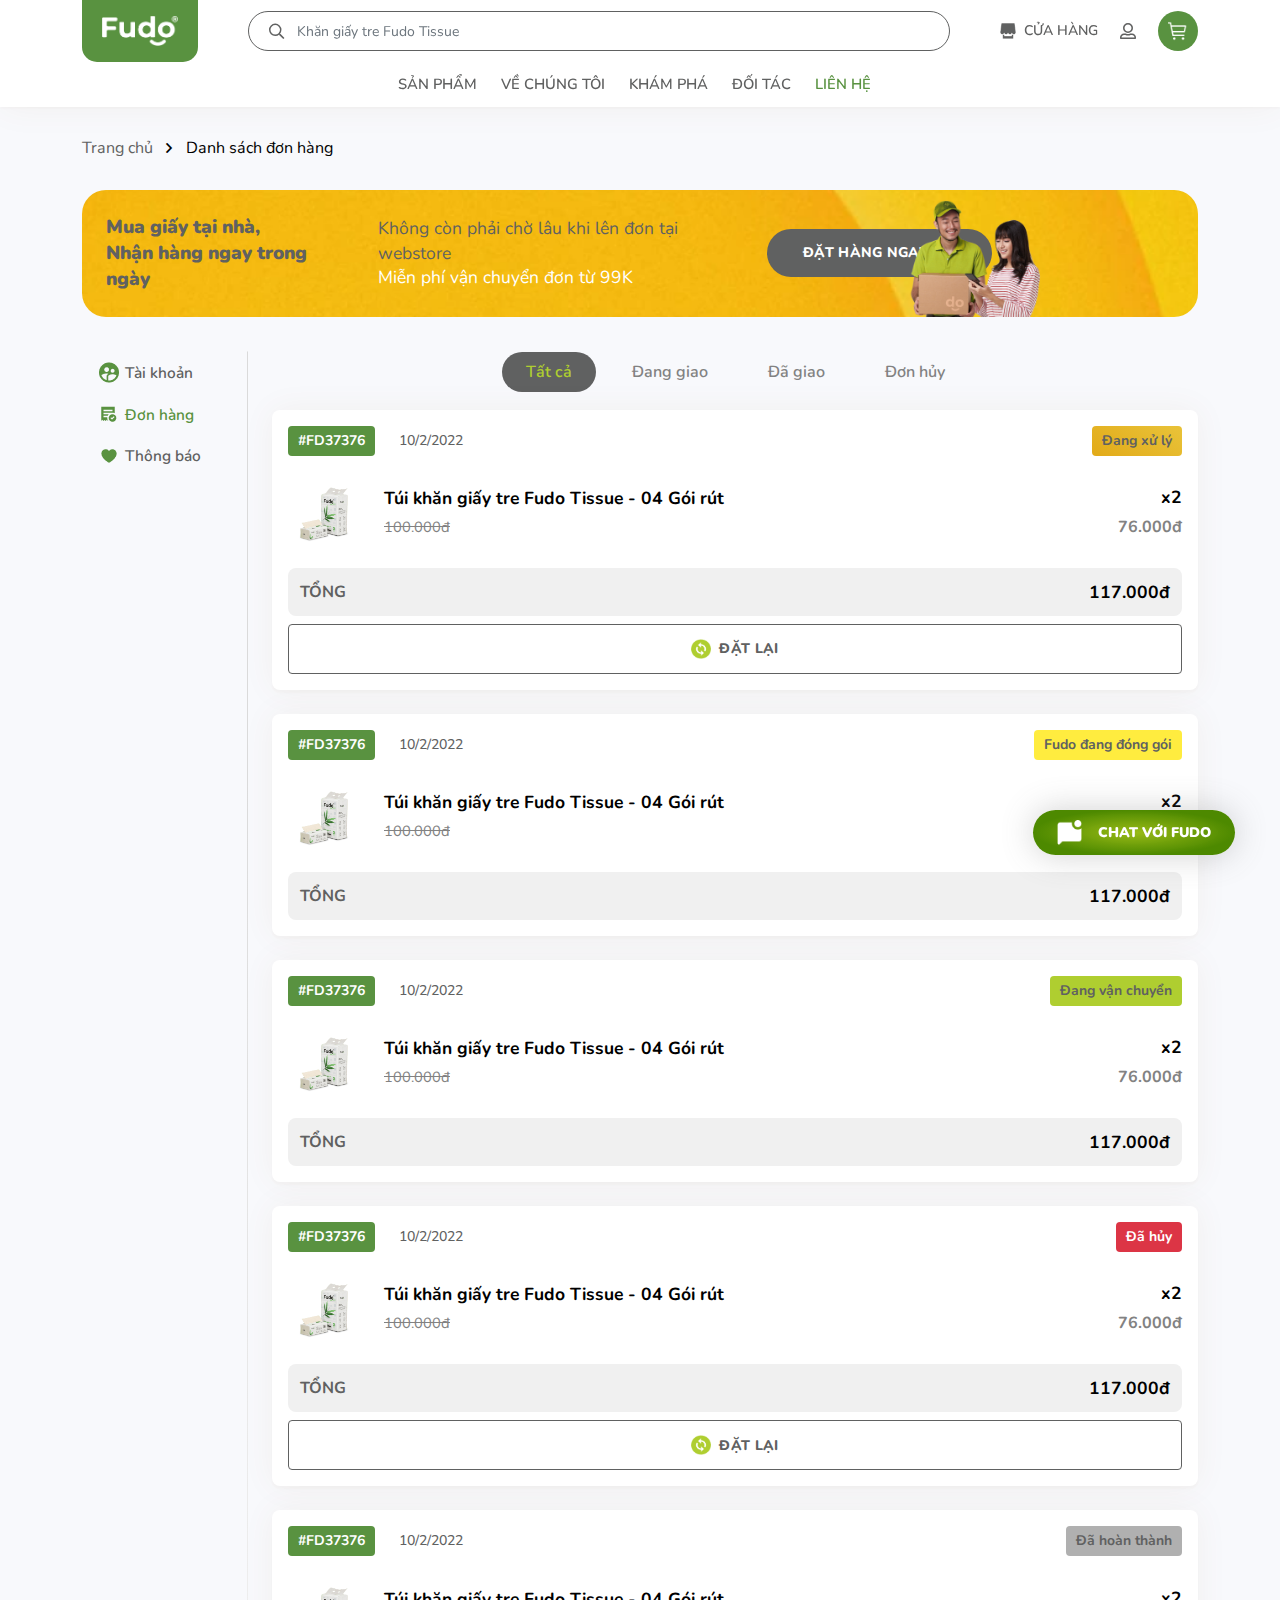
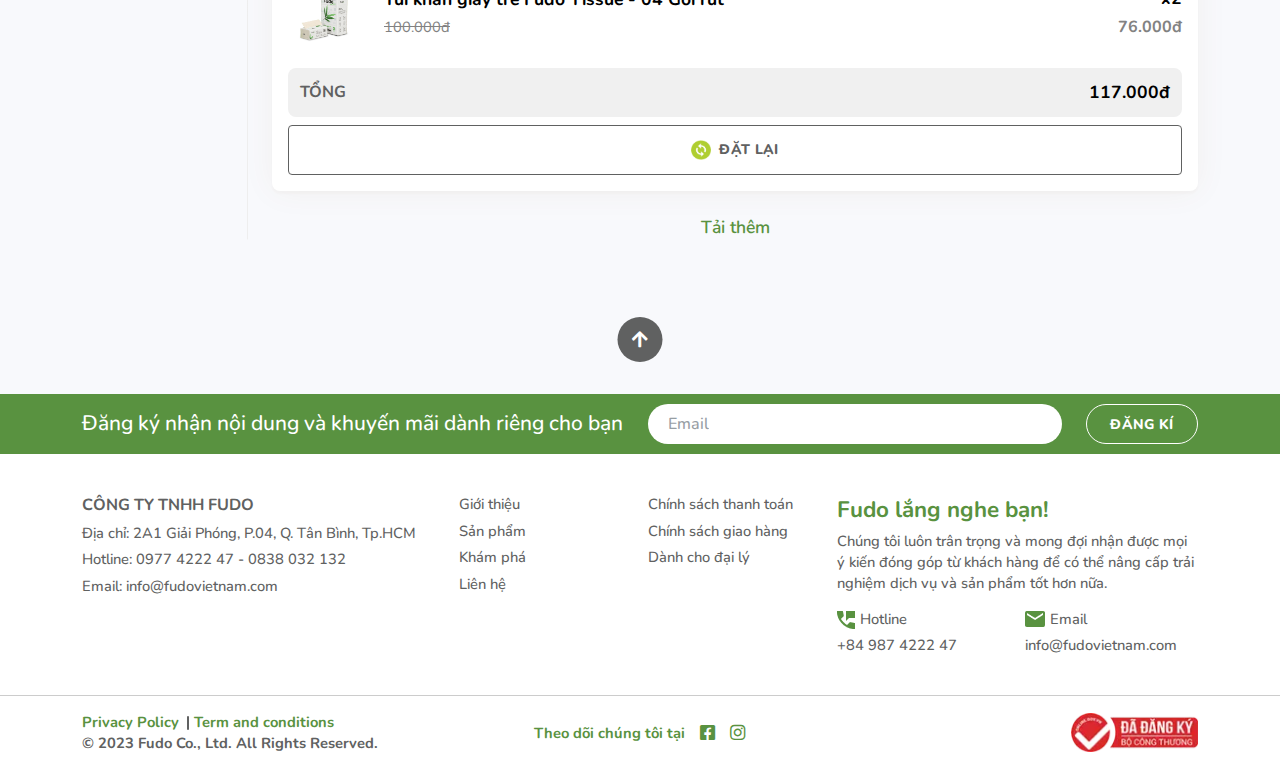
<file: order-list.html>
<!DOCTYPE html>
<html lang="vi">
<head>
	<meta charset="UTF-8">
	<meta name="viewport"
		  content="width=device-width, user-scalable=no, initial-scale=1.0, maximum-scale=1.0, minimum-scale=1.0">

	<title>Template Fudo</title>
	<meta name="description" content="Template Fudo">
	<meta name="author" content="">

	<meta property="og:title" content="Template Fudo">
	<meta property="og:type" content="website">
	<meta property="og:url" content="">
	<meta property="og:description" content="Template Fudo">
	<meta property="og:image" content="">

	<link rel="preconnect" href="https://fonts.googleapis.com">
	<link rel="preconnect" href="https://fonts.gstatic.com" crossorigin>
	<link href="https://fonts.googleapis.com/css2?family=Montserrat+Alternates:ital,wght@0,100;0,200;0,300;0,400;0,500;0,600;0,700;0,800;0,900;1,100;1,200;1,300;1,400;1,500;1,600;1,700;1,800;1,900&display=swap"
		  rel="stylesheet">

	<link rel="icon" href="./assets/images/favicon.png">
	<link rel="apple-touch-icon" href="./assets/images/favicon.png">
	<link rel="stylesheet" href="./assets/plugins/bootstrap/css/bootstrap.min.css">
	<link rel="stylesheet" href="./assets/plugins/swiper/swiper-bundle.min.css">
	<link rel="stylesheet" href="./assets/plugins/fancybox/fancybox.min.css">
	<link rel="stylesheet" href="./assets/fonts/fontawesome/css/all.min.css">
	<link rel="stylesheet" href="./assets/css/base.css">
	<link rel="stylesheet" href="./assets/css/style.css">
</head>
<body>



<div class="modal fade modal-theme" id="popup-isLogin" data-bs-backdrop="static" data-bs-keyboard="false">
    <div class="modal-dialog modal-dialog-centered">
        <div class="modal-content">
            <div class="modal-header">
                <div class="modal-title">Nhập email mua hàng của bạn</div>
                <button type="button" class="modal-theme_close" data-bs-dismiss="modal">
                    <i class="fas fa-times-circle"></i>
                </button>
            </div>
            <div class="modal-body">
                <form action="" class="modal-theme_form vstack">
                    <div class="form-item">
                        <input type="text" class="form-control" placeholder="Người nhận *" value="Thiện">
                    </div>
                    <div class="form-item">
                        <input type="tel" minlength="10" maxlength="10" class="form-control"
                               placeholder="Số điện thoại *" value="0838032132">
                    </div>
                    <div class="form-item">
                        <input type="text" class="form-control" placeholder="Địa chỉ *"
                               value="2A1 Giải Phóng, phường 04, quận Tân Bình">
                    </div>
                    <div class="form-item">
                        <div class="form-check hstack">
                            <input class="form-check-input" checked type="checkbox" value="" id="ship1">
                            <label class="form-check-label" for="ship1">
                                GIAO HỎA TỐC trong ngày <br>
                                (Áp dụng riêng TP.HCM và Tp.Hà Nội)
                            </label>
                        </div>
                    </div>
                    <div class="form-item">
                        <button type="submit" class="button-theme button-theme_primary button-theme_large w-100">
                            <img src="./assets/images/icons/check-white.png" alt="">
                            XÁC NHẬN VÀ THANH TOÁN
                        </button>
                    </div>
                </form>
            </div>
        </div>
    </div>
</div>

<div class="modal fade modal-theme" id="popup-noLogin" data-bs-backdrop="static" data-bs-keyboard="false">
    <div class="modal-dialog modal-dialog-centered">
        <div class="modal-content">
            <div class="modal-header">
                <div class="modal-title">Nhập email mua hàng của bạn</div>
                <button type="button" class="modal-theme_close" data-bs-dismiss="modal">
                    <i class="fas fa-times-circle"></i>
                </button>
            </div>
            <div class="modal-body">
                <form action="" class="modal-theme_form vstack">
                    <div class="form-item">
                        <input type="email" class="form-control" placeholder="Email mua hàng *">
                    </div>
                    <div class="form-item form-desc form-desc_secondary">
                        Hãy điền chính xác Email vì Fudo sẽ tự động tạo và gửi thông tin tài khoản cho bạn
                    </div>
                    <div class="form-item form-desc">
                        Thông tin giao hàng
                    </div>
                    <div class="form-item">
                        <input type="text" class="form-control" placeholder="Người nhận *">
                    </div>
                    <div class="form-item">
                        <input type="tel" minlength="10" maxlength="10" class="form-control"
                               placeholder="Số điện thoại *">
                    </div>
                    <div class="form-item">
                        <input type="text" class="form-control" placeholder="Địa chỉ *">
                    </div>
                    <div class="form-item">
                        <div class="form-check hstack">
                            <input class="form-check-input" type="checkbox" value="" id="ship2">
                            <label class="form-check-label" for="ship2">
                                GIAO HỎA TỐC trong ngày <br>
                                (Áp dụng riêng TP.HCM và Tp.Hà Nội)
                            </label>
                        </div>
                    </div>
                    <div class="form-item">
                        <button type="submit" class="button-theme button-theme_dark button-theme_large w-100">
                            <img src="./assets/images/icons/check-white.png" alt="">
                            XÁC NHẬN VÀ THANH TOÁN
                        </button>
                    </div>
                </form>
            </div>
        </div>
    </div>
</div>

<div class="modal fade modal-user" id="popup-signup" data-bs-backdrop="static" data-bs-keyboard="false">
	<div class="modal-dialog modal-dialog-centered">
		<div class="modal-content">
			<div class="modal-header position-relative vstack align-items-center justify-content-center text-center border-bottom-0">
				<div class="modal-title">Đăng ký</div>
				<div class="modal-desc">
					Bạn đã có tài khoản? <a href="#popup-signin" data-bs-toggle="modal">Đăng nhập</a>
				</div>
				<button type="button" class="modal-user_close" data-bs-dismiss="modal">
					<i class="fas fa-times-circle"></i>
				</button>
			</div>
			<div class="modal-body">
				<form action="" class="modal-user_form">
					<div class="form-step vstack" id="step1">
						<div class="form-item">
							<label for="form-user_email" class="form-item_label">
								Email/SĐT
							</label>
							<input type="text" id="form-user_email" class="form-control form-item_input"
								   placeholder="Nhập Email/SĐT">
							<div class="form-input_warning">
								Vui lòng nhập email/sđt
							</div>
						</div>
						<div class="form-item mt-4 text-center">
							<button type="button"
									class="button-theme button-theme_primary button-theme_large buttonNextStep w-100">
								TIẾP TỤC
							</button>
						</div>
					</div>
					<div class="form-step vstack d-none" id="step2">
						<div class="form-item">
							<label for="form-user_otp" class="form-item_label">
								Nhập OTP
							</label>
							<input type="text" id="form-user_otp" class="form-control form-item_input"
								   placeholder="Nhập OTP">
							<div class="form-input_warning">
								Vui lòng nhập OTP
							</div>
							<div class="hstack justify-content-between">
								<a href="" class="form-user_back">
									Gửi lại mã OTP?
								</a>
								<a href="" class="form-user_back">
									Liên hệ SĐT
								</a>
							</div>
						</div>
						<div class="form-item mt-4 text-center">
							<button type="button"
									class="button-theme button-theme_primary button-theme_large buttonNextStep w-100">
								TIẾP TỤC
							</button>
							<br>
							<button type="button"
									class="buttonPrevStep form-user_back">
								Quay lại
							</button>
						</div>
					</div>
					<div class="form-step vstack d-none" id="step3">
						<div class="form-item">
							<label for="form-user_fullname" class="form-item_label">
								Nhập họ và tên
							</label>
							<div class="form-item_group">
								<input type="password" id="form-user_fullname" class="form-control form-item_input"
									   placeholder="Nhập họ và tên">
								<button type="button" class="form-item_button button-viewPass"><i
										class="fas fa-eye"></i>
								</button>
							</div>
							<div class="form-input_warning">
								Vui lòng nhập họ và tên
							</div>
						</div>
						<div class="form-item">
							<label for="form-user_password" class="form-item_label">
								Nhập mật khẩu
							</label>
							<div class="form-item_group">
								<input type="password" id="form-user_password" class="form-control form-item_input"
									   placeholder="Nhập mật khẩu">
								<button type="button" class="form-item_button button-viewPass"><i
										class="fas fa-eye"></i>
								</button>
							</div>
							<div class="form-input_warning">
								Vui lòng nhập mật khẩu xác nhận
							</div>
						</div>
						<div class="form-item">
							<label for="form-user_confirm" class="form-item_label">
								Nhập lại mật khẩu
							</label>
							<div class="form-item_group">
								<input type="password" id="form-user_confirm" class="form-control form-item_input"
									   placeholder="Nhập lại mật khẩu">
								<button type="button" class="form-item_button button-viewPass"><i
										class="fas fa-eye"></i>
								</button>
							</div>
							<div class="form-input_warning">
								Vui lòng nhập mật khẩu xác nhận
							</div>
						</div>
						<div class="form-item mt-4 text-center">
							<button type="submit"
									class="button-theme button-theme_primary button-theme_large buttonNextStep w-100">
								ĐĂNG KÝ TÀI KHOẢN
							</button>
							<br>
							<button type="button"
									class="buttonPrevStep form-user_back">
								Quay lại
							</button>
						</div>
					</div>
					<div class="modal-user_loading" id="modal-user_loading">
						<img src="./assets/images/icons/loading.gif" width="50" height="50" class="img-fluid"
							 alt="">
					</div>
				</form>
			</div>
		</div>
	</div>
</div>

<div class="modal fade modal-user" id="popup-signin" data-bs-backdrop="static" data-bs-keyboard="false">
    <div class="modal-dialog modal-dialog-centered">
        <div class="modal-content">
            <div class="modal-header position-relative vstack align-items-center justify-content-center text-center border-bottom-0">
                <div class="modal-title">Đăng nhập</div>
                <div class="modal-desc">
                    Bạn chưa có tài khoản? <a href="#popup-signup" data-bs-toggle="modal">Đăng ký</a>
                </div>
                <button type="button" class="modal-user_close" data-bs-dismiss="modal">
                    <i class="fas fa-times-circle"></i>
                </button>
            </div>
            <div class="modal-body">
                <form action="" class="modal-user_form vstack">
                    <div class="form-item">
                        <label for="" class="form-item_label">
                            Email/SĐT
                        </label>
                        <input type="text" id="" class="form-control form-item_input"
                               placeholder="Nhập Email/SĐT">
                    </div>
                    <div class="form-item">
                        <label for="" class="form-item_label">
                            Nhập mật khẩu
                        </label>
                        <div class="form-item_group">
                            <input type="password" id="" class="form-control form-item_input"
                                   placeholder="Nhập mật khẩu">
                            <button type="button" class="form-item_button button-viewPass"><i class="fas fa-eye"></i>
                            </button>
                        </div>
                    </div>
                    <div class="form-item text-center">
                        <button type="submit" class="button-theme button-theme_primary button-theme_large w-100">ĐĂNG NHẬP
                            TÀI KHOẢN
                        </button>
                    </div>
                </form>
            </div>
        </div>
    </div>
</div>

<div id="header" class="header bg-white position-fixed w-100 top-0 zi-10">
    <div class="container">
        <div class="header-grid position-relative zi-3 hstack">
            <div class="header-item">
                <a href="index.html" class="header-logo vstack">
                    <img src="./assets/images/logo.png" height="30px" width="76px" class="mw-100" alt="">
                </a>
            </div>
            <div class="header-item ms-auto ms-lg-0 flex-lg-grow-1" id="header-search">
                <button type="button" id="header-search_btn" class="header-search_btn d-lg-none d-flex">
                    <i class="far fa-search"></i>
                </button>
                <div class="header-search">
                    <form class="search-form position-relative hstack" action="">
                        <input type="text" class="search-form_input form-control"
                               placeholder="Khăn giấy tre Fudo Tissue">
                        <button type="submit" class="search-form_button"><i class="far fa-search"></i></button>
                    </form>
                </div>
            </div>
            <div class="header-item ms-0 ms-lg-auto">
                <div class="header-buttons hstack">
                    <a href="" class="header-button_item flex-shrink-0 header-button_store hstack">
                        <img src="./assets/images/icons/store-dark.png" width="16" height="16" class="img-fluid" alt="">
                        <span class="d-lg-flex d-none">
                            CỬA HÀNG
                        </span>
                    </a>
                    <div class="header-button_item flex-shrink-0 header-button_wrapper position-relative">
                        <a href="javascript:void(0)" class="header-button_user hstack">
                            <i class="far fa-user-alt"></i>
                        </a>
                        <ul class="user-list vstack">
							<li class="user-list_item">
								<a href="#popup-signup" data-bs-toggle="modal" class="user-list_btn hstack">
									<span class="user-list_item--icon">
										<img src="./assets/images/icons/sign-up.png" class="img-fluid" alt="">
									</span>
									Đăng ký
								</a>
							</li>
							<li class="user-list_item">
								<a href="#popup-signin" data-bs-toggle="modal" class="user-list_btn hstack">
									<span class="user-list_item--icon">
										<img src="./assets/images/icons/sign-in.png" class="img-fluid" alt="">
									</span>
									Đăng nhập
								</a>
							</li>
                            <li class="user-list_item">
                                <a href="" class="user-list_btn hstack">
                                    <span class="user-list_item--icon">
                                        <img src="./assets/images/icons/information.png" class="img-fluid" alt="">
                                    </span>
                                    Thông tin tài khoản
                                </a>
                            </li>
                            <li class="user-list_item">
                                <a href="" class="user-list_btn hstack">
                                    <span class="user-list_item--icon">
                                        <img src="./assets/images/icons/order-list.png" class="img-fluid" alt="">
                                    </span>
                                    Đơn hàng của tôi
                                </a>
                            </li>
                            <li class="user-list_item">
                                <a href="" class="user-list_btn hstack">
                                    <span class="user-list_item--icon">
                                        <img src="./assets/images/icons/signout.png" class="img-fluid" alt="">
                                    </span>
                                    Đăng xuất
                                </a>
                            </li>
                        </ul>
                    </div>
                    <a href="javascript:void(0)"
                       id="header-button_hamburger"
                       class="header-button_item flex-shrink-0 d-flex d-lg-none header-button_hamburger hstack">
                        <span></span>
                    </a>
                    <a href=""
                       class="header-button_item flex-shrink-0 header-button_cart rounded-circle hstack justify-content-center">
                        <img src="./assets/images/icons/cart-stroke.png" width="20" height="20" class="img-fluid"
                             alt="">
                    </a>
                </div>
            </div>
        </div>
        <ul class="header-navigation position-relative zi-2 hstack justify-content-center container" id="header-navigation">
            <li class="navigation-item">
                <a href="all-product.html" class="navigation-item_btn">
                    SẢN PHẨM
                </a>
            </li>
            <li class="navigation-item">
                <a href="aboutus.html" class="navigation-item_btn">
                    VỀ CHÚNG TÔI
                </a>
            </li>
            <li class="navigation-item">
                <a href="post-grid.html" class="navigation-item_btn">
                    KHÁM PHÁ
                </a>
            </li>
            <li class="navigation-item">
                <a href="partner.html" class="navigation-item_btn">
                    ĐỐI TÁC
                </a>
            </li>
            <li class="navigation-item">
                <a href="contact.html" class="navigation-item_btn active">
                    LIÊN HỆ
                </a>
            </li>
        </ul>
    </div>
</div>
<div class="bg-overlay"></div>

<div id="main" class="main page-users">
	<div class="section-breadcrumb section-breadcrumb_nobg">
		<div class="container">
			<ol class="breadcrumb mb-0">
				<li class="breadcrumb-item"><a href="#">Trang chủ</a></li>
				<li class="breadcrumb-item active">Danh sách đơn hàng</li>
			</ol>
		</div>
	</div>
	<div class="container">
		<div class="heading-decor heading-decor_bg background-cover position-relative"
			 style="background-image: url('./assets/images/breadcrumb-bg-3.png')">
			<div class="row">
				<div class="col-lg-10">
					<div class="heading-decor_content hstack">
						<div class="heading-title">
							Mua giấy tại nhà,<br>Nhận hàng ngay trong ngày
						</div>
						<div class="heading-description">
							Không còn phải chờ lâu khi lên đơn tại webstore<br>
							<span>Miễn phí vận chuyển đơn từ 99K</span>
						</div>
						<div class="heading-button">
							<a class="button-theme button-theme_dark button-theme_large" href="">
								ĐẶT HÀNG NGAY <img src="./assets/images/icons/store.png" alt="">
							</a>
						</div>
					</div>
				</div>
			</div>
			<div class="heading-decor_image position-absolute top-0 bottom-0">
				<img src="./assets/images/demo-5.png" class="h-100 mw-100" alt="">
			</div>
		</div>
	</div>
	<div class="section-gap">
		<div class="container">
			<div class="row">
				<div class="col-xl-2 col-lg-3">
					<div class="users-sidebar pseudo h-100">
						<div class="sidebar-list vstack">
							<a href="" class="hstack sidebar-item">
								<span class="sidebar-item_icon">
									<img src="./assets/images/icons/information.png" alt="">
								</span>
								Tài khoản
							</a>
							<a href="" class="hstack sidebar-item active">
								<span class="sidebar-item_icon">
									<img src="./assets/images/icons/order-list.png" alt="">
								</span>
								Đơn hàng
							</a>
							<a href="" class="hstack sidebar-item">
								<span class="sidebar-item_icon">
									<img src="./assets/images/icons/heart.png" alt="">
								</span>
								Thông báo
							</a>
						</div>
					</div>
				</div>
				<div class="col-xl-10 col-lg-9">
					<div class="users-inner">
						<div class="section-tabs vstack">
							<ul class="nav nav-tabs justify-content-center border-bottom-0">
								<li class="nav-item">
									<button class="nav-link border-0 mb-0 active change-tab_article"
											data-bs-toggle="tab"
											data-bs-target="#tab-all" type="button">
										Tất cả
									</button>
								</li>
								<li class="nav-item">
									<button class="nav-link border-0 mb-0 change-tab_article" data-bs-toggle="tab"
											data-bs-target="#tab-dang-giao" type="button">
										Đang giao
									</button>
								</li>
								<li class="nav-item">
									<button class="nav-link border-0 mb-0 change-tab_article" data-bs-toggle="tab"
											data-bs-target="#tab-da-giao" type="button">
										Đã giao
									</button>
								</li>
								<li class="nav-item">
									<button class="nav-link border-0 mb-0 change-tab_article" data-bs-toggle="tab"
											data-bs-target="#tab-don-huy" type="button">
										Đơn hủy
									</button>
								</li>
							</ul>
							<div class="tab-content">
								<div class="tab-pane fade show active" id="tab-all">
									<div class="order-list vstack">
										<div class="order-item position-relative vstack bg-white">
											<div class="order-header hstack">
												<div class="order-code">
													#FD37376
												</div>
												<div class="order-time">
													10/2/2022
												</div>
												<div class="order-status ms-auto">
													<div class="order-status_label is-process">
														Đang xử lý
													</div>
												</div>
											</div>
											<div class="order-body hstack">
												<div class="order-thumb">
													<div class="ratio ratio-1x1">
														<img src="./assets/images/product/product-demo-2.png"
															 class="img-fluid" alt="">
													</div>
												</div>
												<div class="order-content vstack justify-content-center">
													<div class="order-name">
														Túi khăn giấy tre Fudo Tissue - 04 Gói rút
													</div>
													<div class="order-price_sale">
														100.000đ
													</div>
												</div>
												<div class="order-other vstack justify-content-center">
													<div class="order-quantity">
														x2
													</div>
													<div class="order-price_current">
														76.000đ
													</div>
												</div>
											</div>
											<div class="order-footer vstack">
												<div class="order-total hstack">
													<div class="order-total_text">
														TỔNG
													</div>
													<div class="order-total_value ms-auto">
														117.000đ
													</div>
												</div>
												<div class="order-button">
													<button type="button"
															class="button-theme button-theme_dark__outline button-theme_large">
														<img src="./assets/images/icons/reorder.png" alt="">
														ĐẶT LẠI
													</button>
												</div>
											</div>
											<a href="order-detail.html" class="stretched-link"></a>
										</div>
										<div class="order-item position-relative vstack bg-white">
											<div class="order-header hstack">
												<div class="order-code">
													#FD37376
												</div>
												<div class="order-time">
													10/2/2022
												</div>
												<div class="order-status ms-auto">
													<div class="order-status_label is-packing">
														Fudo đang đóng gói
													</div>
												</div>
											</div>
											<div class="order-body hstack">
												<div class="order-thumb">
													<div class="ratio ratio-1x1">
														<img src="./assets/images/product/product-demo-2.png"
															 class="img-fluid" alt="">
													</div>
												</div>
												<div class="order-content vstack justify-content-center">
													<div class="order-name">
														Túi khăn giấy tre Fudo Tissue - 04 Gói rút
													</div>
													<div class="order-price_sale">
														100.000đ
													</div>
												</div>
												<div class="order-other vstack justify-content-center">
													<div class="order-quantity">
														x2
													</div>
													<div class="order-price_current">
														76.000đ
													</div>
												</div>
											</div>
											<div class="order-footer vstack">
												<div class="order-total hstack">
													<div class="order-total_text">
														TỔNG
													</div>
													<div class="order-total_value ms-auto">
														117.000đ
													</div>
												</div>
											</div>
											<a href="order-detail.html" class="stretched-link"></a>
										</div>
										<div class="order-item position-relative vstack bg-white">
											<div class="order-header hstack">
												<div class="order-code">
													#FD37376
												</div>
												<div class="order-time">
													10/2/2022
												</div>
												<div class="order-status ms-auto">
													<div class="order-status_label is-transport">
														Đang vận chuyển
													</div>
												</div>
											</div>
											<div class="order-body hstack">
												<div class="order-thumb">
													<div class="ratio ratio-1x1">
														<img src="./assets/images/product/product-demo-2.png"
															 class="img-fluid" alt="">
													</div>
												</div>
												<div class="order-content vstack justify-content-center">
													<div class="order-name">
														Túi khăn giấy tre Fudo Tissue - 04 Gói rút
													</div>
													<div class="order-price_sale">
														100.000đ
													</div>
												</div>
												<div class="order-other vstack justify-content-center">
													<div class="order-quantity">
														x2
													</div>
													<div class="order-price_current">
														76.000đ
													</div>
												</div>
											</div>
											<div class="order-footer vstack">
												<div class="order-total hstack">
													<div class="order-total_text">
														TỔNG
													</div>
													<div class="order-total_value ms-auto">
														117.000đ
													</div>
												</div>
											</div>
											<a href="order-detail.html" class="stretched-link"></a>
										</div>
										<div class="order-item position-relative vstack bg-white">
											<div class="order-header hstack">
												<div class="order-code">
													#FD37376
												</div>
												<div class="order-time">
													10/2/2022
												</div>
												<div class="order-status ms-auto">
													<div class="order-status_label is-cancle">
														Đã hủy
													</div>
												</div>
											</div>
											<div class="order-body hstack">
												<div class="order-thumb">
													<div class="ratio ratio-1x1">
														<img src="./assets/images/product/product-demo-2.png"
															 class="img-fluid" alt="">
													</div>
												</div>
												<div class="order-content vstack justify-content-center">
													<div class="order-name">
														Túi khăn giấy tre Fudo Tissue - 04 Gói rút
													</div>
													<div class="order-price_sale">
														100.000đ
													</div>
												</div>
												<div class="order-other vstack justify-content-center">
													<div class="order-quantity">
														x2
													</div>
													<div class="order-price_current">
														76.000đ
													</div>
												</div>
											</div>
											<div class="order-footer vstack">
												<div class="order-total hstack">
													<div class="order-total_text">
														TỔNG
													</div>
													<div class="order-total_value ms-auto">
														117.000đ
													</div>
												</div>
												<div class="order-button">
													<button type="button"
															class="button-theme button-theme_dark__outline button-theme_large">
														<img src="./assets/images/icons/reorder.png" alt="">
														ĐẶT LẠI
													</button>
												</div>
											</div>
											<a href="order-detail.html" class="stretched-link"></a>
										</div>
										<div class="order-item position-relative vstack bg-white">
											<div class="order-header hstack">
												<div class="order-code">
													#FD37376
												</div>
												<div class="order-time">
													10/2/2022
												</div>
												<div class="order-status ms-auto">
													<div class="order-status_label">
														Đã hoàn thành
													</div>
												</div>
											</div>
											<div class="order-body hstack">
												<div class="order-thumb">
													<div class="ratio ratio-1x1">
														<img src="./assets/images/product/product-demo-2.png"
															 class="img-fluid" alt="">
													</div>
												</div>
												<div class="order-content vstack justify-content-center">
													<div class="order-name">
														Túi khăn giấy tre Fudo Tissue - 04 Gói rút
													</div>
													<div class="order-price_sale">
														100.000đ
													</div>
												</div>
												<div class="order-other vstack justify-content-center">
													<div class="order-quantity">
														x2
													</div>
													<div class="order-price_current">
														76.000đ
													</div>
												</div>
											</div>
											<div class="order-footer vstack">
												<div class="order-total hstack">
													<div class="order-total_text">
														TỔNG
													</div>
													<div class="order-total_value ms-auto">
														117.000đ
													</div>
												</div>
												<div class="order-button">
													<button type="button"
															class="button-theme button-theme_dark__outline button-theme_large">
														<img src="./assets/images/icons/reorder.png" alt="">
														ĐẶT LẠI
													</button>
												</div>
											</div>
											<a href="order-detail.html" class="stretched-link"></a>
										</div>
									</div>
									<div class="order-loadmore text-center">
										<button type="button" class="order-loadmore_btn">
											Tải thêm
										</button>
									</div>
								</div>
								<div class="tab-pane fade" id="tab-dang-giao">
									<div class="order-list vstack">
										<div class="order-item position-relative vstack bg-white">
											<div class="order-header hstack">
												<div class="order-code">
													#FD37376
												</div>
												<div class="order-time">
													10/2/2022
												</div>
												<div class="order-status ms-auto">
													<div class="order-status_label is-transport">
														Đang vận chuyển
													</div>
												</div>
											</div>
											<div class="order-body hstack">
												<div class="order-thumb">
													<div class="ratio ratio-1x1">
														<img src="./assets/images/product/product-demo-2.png"
															 class="img-fluid" alt="">
													</div>
												</div>
												<div class="order-content vstack justify-content-center">
													<div class="order-name">
														Túi khăn giấy tre Fudo Tissue - 04 Gói rút
													</div>
													<div class="order-price_sale">
														100.000đ
													</div>
												</div>
												<div class="order-other vstack justify-content-center">
													<div class="order-quantity">
														x2
													</div>
													<div class="order-price_current">
														76.000đ
													</div>
												</div>
											</div>
											<div class="order-footer vstack">
												<div class="order-total hstack">
													<div class="order-total_text">
														TỔNG
													</div>
													<div class="order-total_value ms-auto">
														117.000đ
													</div>
												</div>
											</div>
											<a href="order-detail.html" class="stretched-link"></a>
										</div>
										<div class="order-item position-relative vstack bg-white">
											<div class="order-header hstack">
												<div class="order-code">
													#FD37376
												</div>
												<div class="order-time">
													10/2/2022
												</div>
												<div class="order-status ms-auto">
													<div class="order-status_label is-transport">
														Đang vận chuyển
													</div>
												</div>
											</div>
											<div class="order-body hstack">
												<div class="order-thumb">
													<div class="ratio ratio-1x1">
														<img src="./assets/images/product/product-demo-2.png"
															 class="img-fluid" alt="">
													</div>
												</div>
												<div class="order-content vstack justify-content-center">
													<div class="order-name">
														Túi khăn giấy tre Fudo Tissue - 04 Gói rút
													</div>
													<div class="order-price_sale">
														100.000đ
													</div>
												</div>
												<div class="order-other vstack justify-content-center">
													<div class="order-quantity">
														x2
													</div>
													<div class="order-price_current">
														76.000đ
													</div>
												</div>
											</div>
											<div class="order-footer vstack">
												<div class="order-total hstack">
													<div class="order-total_text">
														TỔNG
													</div>
													<div class="order-total_value ms-auto">
														117.000đ
													</div>
												</div>
											</div>
											<a href="order-detail.html" class="stretched-link"></a>
										</div>
										<div class="order-item position-relative vstack bg-white">
											<div class="order-header hstack">
												<div class="order-code">
													#FD37376
												</div>
												<div class="order-time">
													10/2/2022
												</div>
												<div class="order-status ms-auto">
													<div class="order-status_label is-transport">
														Đang vận chuyển
													</div>
												</div>
											</div>
											<div class="order-body hstack">
												<div class="order-thumb">
													<div class="ratio ratio-1x1">
														<img src="./assets/images/product/product-demo-2.png"
															 class="img-fluid" alt="">
													</div>
												</div>
												<div class="order-content vstack justify-content-center">
													<div class="order-name">
														Túi khăn giấy tre Fudo Tissue - 04 Gói rút
													</div>
													<div class="order-price_sale">
														100.000đ
													</div>
												</div>
												<div class="order-other vstack justify-content-center">
													<div class="order-quantity">
														x2
													</div>
													<div class="order-price_current">
														76.000đ
													</div>
												</div>
											</div>
											<div class="order-footer vstack">
												<div class="order-total hstack">
													<div class="order-total_text">
														TỔNG
													</div>
													<div class="order-total_value ms-auto">
														117.000đ
													</div>
												</div>
											</div>
											<a href="order-detail.html" class="stretched-link"></a>
										</div>
										<div class="order-item position-relative vstack bg-white">
											<div class="order-header hstack">
												<div class="order-code">
													#FD37376
												</div>
												<div class="order-time">
													10/2/2022
												</div>
												<div class="order-status ms-auto">
													<div class="order-status_label is-transport">
														Đang vận chuyển
													</div>
												</div>
											</div>
											<div class="order-body hstack">
												<div class="order-thumb">
													<div class="ratio ratio-1x1">
														<img src="./assets/images/product/product-demo-2.png"
															 class="img-fluid" alt="">
													</div>
												</div>
												<div class="order-content vstack justify-content-center">
													<div class="order-name">
														Túi khăn giấy tre Fudo Tissue - 04 Gói rút
													</div>
													<div class="order-price_sale">
														100.000đ
													</div>
												</div>
												<div class="order-other vstack justify-content-center">
													<div class="order-quantity">
														x2
													</div>
													<div class="order-price_current">
														76.000đ
													</div>
												</div>
											</div>
											<div class="order-footer vstack">
												<div class="order-total hstack">
													<div class="order-total_text">
														TỔNG
													</div>
													<div class="order-total_value ms-auto">
														117.000đ
													</div>
												</div>
											</div>
											<a href="order-detail.html" class="stretched-link"></a>
										</div>
										<div class="order-item position-relative vstack bg-white">
											<div class="order-header hstack">
												<div class="order-code">
													#FD37376
												</div>
												<div class="order-time">
													10/2/2022
												</div>
												<div class="order-status ms-auto">
													<div class="order-status_label is-transport">
														Đang vận chuyển
													</div>
												</div>
											</div>
											<div class="order-body hstack">
												<div class="order-thumb">
													<div class="ratio ratio-1x1">
														<img src="./assets/images/product/product-demo-2.png"
															 class="img-fluid" alt="">
													</div>
												</div>
												<div class="order-content vstack justify-content-center">
													<div class="order-name">
														Túi khăn giấy tre Fudo Tissue - 04 Gói rút
													</div>
													<div class="order-price_sale">
														100.000đ
													</div>
												</div>
												<div class="order-other vstack justify-content-center">
													<div class="order-quantity">
														x2
													</div>
													<div class="order-price_current">
														76.000đ
													</div>
												</div>
											</div>
											<div class="order-footer vstack">
												<div class="order-total hstack">
													<div class="order-total_text">
														TỔNG
													</div>
													<div class="order-total_value ms-auto">
														117.000đ
													</div>
												</div>
											</div>
											<a href="order-detail.html" class="stretched-link"></a>
										</div>
									</div>
									<div class="order-loadmore text-center">
										<button type="button" class="order-loadmore_btn">
											Tải thêm
										</button>
									</div>
								</div>
								<div class="tab-pane fade" id="tab-da-giao">
									<div class="order-list vstack">
										<div class="order-item position-relative vstack bg-white">
											<div class="order-header hstack">
												<div class="order-code">
													#FD37376
												</div>
												<div class="order-time">
													10/2/2022
												</div>
												<div class="order-status ms-auto">
													<div class="order-status_label">
														Đã hoàn thành
													</div>
												</div>
											</div>
											<div class="order-body hstack">
												<div class="order-thumb">
													<div class="ratio ratio-1x1">
														<img src="./assets/images/product/product-demo-2.png"
															 class="img-fluid" alt="">
													</div>
												</div>
												<div class="order-content vstack justify-content-center">
													<div class="order-name">
														Túi khăn giấy tre Fudo Tissue - 04 Gói rút
													</div>
													<div class="order-price_sale">
														100.000đ
													</div>
												</div>
												<div class="order-other vstack justify-content-center">
													<div class="order-quantity">
														x2
													</div>
													<div class="order-price_current">
														76.000đ
													</div>
												</div>
											</div>
											<div class="order-footer vstack">
												<div class="order-total hstack">
													<div class="order-total_text">
														TỔNG
													</div>
													<div class="order-total_value ms-auto">
														117.000đ
													</div>
												</div>
												<div class="order-button">
													<button type="button"
															class="button-theme button-theme_dark__outline button-theme_large">
														<img src="./assets/images/icons/reorder.png" alt="">
														ĐẶT LẠI
													</button>
												</div>
											</div>
											<a href="order-detail.html" class="stretched-link"></a>
										</div>
										<div class="order-item position-relative vstack bg-white">
											<div class="order-header hstack">
												<div class="order-code">
													#FD37376
												</div>
												<div class="order-time">
													10/2/2022
												</div>
												<div class="order-status ms-auto">
													<div class="order-status_label">
														Đã hoàn thành
													</div>
												</div>
											</div>
											<div class="order-body hstack">
												<div class="order-thumb">
													<div class="ratio ratio-1x1">
														<img src="./assets/images/product/product-demo-2.png"
															 class="img-fluid" alt="">
													</div>
												</div>
												<div class="order-content vstack justify-content-center">
													<div class="order-name">
														Túi khăn giấy tre Fudo Tissue - 04 Gói rút
													</div>
													<div class="order-price_sale">
														100.000đ
													</div>
												</div>
												<div class="order-other vstack justify-content-center">
													<div class="order-quantity">
														x2
													</div>
													<div class="order-price_current">
														76.000đ
													</div>
												</div>
											</div>
											<div class="order-footer vstack">
												<div class="order-total hstack">
													<div class="order-total_text">
														TỔNG
													</div>
													<div class="order-total_value ms-auto">
														117.000đ
													</div>
												</div>
												<div class="order-button">
													<button type="button"
															class="button-theme button-theme_dark__outline button-theme_large">
														<img src="./assets/images/icons/reorder.png" alt="">
														ĐẶT LẠI
													</button>
												</div>
											</div>
											<a href="order-detail.html" class="stretched-link"></a>
										</div>
										<div class="order-item position-relative vstack bg-white">
											<div class="order-header hstack">
												<div class="order-code">
													#FD37376
												</div>
												<div class="order-time">
													10/2/2022
												</div>
												<div class="order-status ms-auto">
													<div class="order-status_label">
														Đã hoàn thành
													</div>
												</div>
											</div>
											<div class="order-body hstack">
												<div class="order-thumb">
													<div class="ratio ratio-1x1">
														<img src="./assets/images/product/product-demo-2.png"
															 class="img-fluid" alt="">
													</div>
												</div>
												<div class="order-content vstack justify-content-center">
													<div class="order-name">
														Túi khăn giấy tre Fudo Tissue - 04 Gói rút
													</div>
													<div class="order-price_sale">
														100.000đ
													</div>
												</div>
												<div class="order-other vstack justify-content-center">
													<div class="order-quantity">
														x2
													</div>
													<div class="order-price_current">
														76.000đ
													</div>
												</div>
											</div>
											<div class="order-footer vstack">
												<div class="order-total hstack">
													<div class="order-total_text">
														TỔNG
													</div>
													<div class="order-total_value ms-auto">
														117.000đ
													</div>
												</div>
												<div class="order-button">
													<button type="button"
															class="button-theme button-theme_dark__outline button-theme_large">
														<img src="./assets/images/icons/reorder.png" alt="">
														ĐẶT LẠI
													</button>
												</div>
											</div>
											<a href="order-detail.html" class="stretched-link"></a>
										</div>
										<div class="order-item position-relative vstack bg-white">
											<div class="order-header hstack">
												<div class="order-code">
													#FD37376
												</div>
												<div class="order-time">
													10/2/2022
												</div>
												<div class="order-status ms-auto">
													<div class="order-status_label">
														Đã hoàn thành
													</div>
												</div>
											</div>
											<div class="order-body hstack">
												<div class="order-thumb">
													<div class="ratio ratio-1x1">
														<img src="./assets/images/product/product-demo-2.png"
															 class="img-fluid" alt="">
													</div>
												</div>
												<div class="order-content vstack justify-content-center">
													<div class="order-name">
														Túi khăn giấy tre Fudo Tissue - 04 Gói rút
													</div>
													<div class="order-price_sale">
														100.000đ
													</div>
												</div>
												<div class="order-other vstack justify-content-center">
													<div class="order-quantity">
														x2
													</div>
													<div class="order-price_current">
														76.000đ
													</div>
												</div>
											</div>
											<div class="order-footer vstack">
												<div class="order-total hstack">
													<div class="order-total_text">
														TỔNG
													</div>
													<div class="order-total_value ms-auto">
														117.000đ
													</div>
												</div>
												<div class="order-button">
													<button type="button"
															class="button-theme button-theme_dark__outline button-theme_large">
														<img src="./assets/images/icons/reorder.png" alt="">
														ĐẶT LẠI
													</button>
												</div>
											</div>
											<a href="order-detail.html" class="stretched-link"></a>
										</div>
										<div class="order-item position-relative vstack bg-white">
											<div class="order-header hstack">
												<div class="order-code">
													#FD37376
												</div>
												<div class="order-time">
													10/2/2022
												</div>
												<div class="order-status ms-auto">
													<div class="order-status_label">
														Đã hoàn thành
													</div>
												</div>
											</div>
											<div class="order-body hstack">
												<div class="order-thumb">
													<div class="ratio ratio-1x1">
														<img src="./assets/images/product/product-demo-2.png"
															 class="img-fluid" alt="">
													</div>
												</div>
												<div class="order-content vstack justify-content-center">
													<div class="order-name">
														Túi khăn giấy tre Fudo Tissue - 04 Gói rút
													</div>
													<div class="order-price_sale">
														100.000đ
													</div>
												</div>
												<div class="order-other vstack justify-content-center">
													<div class="order-quantity">
														x2
													</div>
													<div class="order-price_current">
														76.000đ
													</div>
												</div>
											</div>
											<div class="order-footer vstack">
												<div class="order-total hstack">
													<div class="order-total_text">
														TỔNG
													</div>
													<div class="order-total_value ms-auto">
														117.000đ
													</div>
												</div>
												<div class="order-button">
													<button type="button"
															class="button-theme button-theme_dark__outline button-theme_large">
														<img src="./assets/images/icons/reorder.png" alt="">
														ĐẶT LẠI
													</button>
												</div>
											</div>
											<a href="order-detail.html" class="stretched-link"></a>
										</div>
									</div>
									<div class="order-loadmore text-center">
										<button type="button" class="order-loadmore_btn">
											Tải thêm
										</button>
									</div>
								</div>
								<div class="tab-pane fade" id="tab-don-huy">
									<div class="order-list vstack">
										<div class="order-item position-relative vstack bg-white">
											<div class="order-header hstack">
												<div class="order-code">
													#FD37376
												</div>
												<div class="order-time">
													10/2/2022
												</div>
												<div class="order-status ms-auto">
													<div class="order-status_label is-cancle">
														Đã hủy
													</div>
												</div>
											</div>
											<div class="order-body hstack">
												<div class="order-thumb">
													<div class="ratio ratio-1x1">
														<img src="./assets/images/product/product-demo-2.png"
															 class="img-fluid" alt="">
													</div>
												</div>
												<div class="order-content vstack justify-content-center">
													<div class="order-name">
														Túi khăn giấy tre Fudo Tissue - 04 Gói rút
													</div>
													<div class="order-price_sale">
														100.000đ
													</div>
												</div>
												<div class="order-other vstack justify-content-center">
													<div class="order-quantity">
														x2
													</div>
													<div class="order-price_current">
														76.000đ
													</div>
												</div>
											</div>
											<div class="order-footer vstack">
												<div class="order-total hstack">
													<div class="order-total_text">
														TỔNG
													</div>
													<div class="order-total_value ms-auto">
														117.000đ
													</div>
												</div>
												<div class="order-button">
													<button type="button"
															class="button-theme button-theme_dark__outline button-theme_large">
														<img src="./assets/images/icons/reorder.png" alt="">
														ĐẶT LẠI
													</button>
												</div>
											</div>
											<a href="order-detail.html" class="stretched-link"></a>
										</div>
										<div class="order-item position-relative vstack bg-white">
											<div class="order-header hstack">
												<div class="order-code">
													#FD37376
												</div>
												<div class="order-time">
													10/2/2022
												</div>
												<div class="order-status ms-auto">
													<div class="order-status_label is-cancle">
														Đã hủy
													</div>
												</div>
											</div>
											<div class="order-body hstack">
												<div class="order-thumb">
													<div class="ratio ratio-1x1">
														<img src="./assets/images/product/product-demo-2.png"
															 class="img-fluid" alt="">
													</div>
												</div>
												<div class="order-content vstack justify-content-center">
													<div class="order-name">
														Túi khăn giấy tre Fudo Tissue - 04 Gói rút
													</div>
													<div class="order-price_sale">
														100.000đ
													</div>
												</div>
												<div class="order-other vstack justify-content-center">
													<div class="order-quantity">
														x2
													</div>
													<div class="order-price_current">
														76.000đ
													</div>
												</div>
											</div>
											<div class="order-footer vstack">
												<div class="order-total hstack">
													<div class="order-total_text">
														TỔNG
													</div>
													<div class="order-total_value ms-auto">
														117.000đ
													</div>
												</div>
												<div class="order-button">
													<button type="button"
															class="button-theme button-theme_dark__outline button-theme_large">
														<img src="./assets/images/icons/reorder.png" alt="">
														ĐẶT LẠI
													</button>
												</div>
											</div>
											<a href="order-detail.html" class="stretched-link"></a>
										</div>
										<div class="order-item position-relative vstack bg-white">
											<div class="order-header hstack">
												<div class="order-code">
													#FD37376
												</div>
												<div class="order-time">
													10/2/2022
												</div>
												<div class="order-status ms-auto">
													<div class="order-status_label is-cancle">
														Đã hủy
													</div>
												</div>
											</div>
											<div class="order-body hstack">
												<div class="order-thumb">
													<div class="ratio ratio-1x1">
														<img src="./assets/images/product/product-demo-2.png"
															 class="img-fluid" alt="">
													</div>
												</div>
												<div class="order-content vstack justify-content-center">
													<div class="order-name">
														Túi khăn giấy tre Fudo Tissue - 04 Gói rút
													</div>
													<div class="order-price_sale">
														100.000đ
													</div>
												</div>
												<div class="order-other vstack justify-content-center">
													<div class="order-quantity">
														x2
													</div>
													<div class="order-price_current">
														76.000đ
													</div>
												</div>
											</div>
											<div class="order-footer vstack">
												<div class="order-total hstack">
													<div class="order-total_text">
														TỔNG
													</div>
													<div class="order-total_value ms-auto">
														117.000đ
													</div>
												</div>
												<div class="order-button">
													<button type="button"
															class="button-theme button-theme_dark__outline button-theme_large">
														<img src="./assets/images/icons/reorder.png" alt="">
														ĐẶT LẠI
													</button>
												</div>
											</div>
											<a href="order-detail.html" class="stretched-link"></a>
										</div>
										<div class="order-item position-relative vstack bg-white">
											<div class="order-header hstack">
												<div class="order-code">
													#FD37376
												</div>
												<div class="order-time">
													10/2/2022
												</div>
												<div class="order-status ms-auto">
													<div class="order-status_label is-cancle">
														Đã hủy
													</div>
												</div>
											</div>
											<div class="order-body hstack">
												<div class="order-thumb">
													<div class="ratio ratio-1x1">
														<img src="./assets/images/product/product-demo-2.png"
															 class="img-fluid" alt="">
													</div>
												</div>
												<div class="order-content vstack justify-content-center">
													<div class="order-name">
														Túi khăn giấy tre Fudo Tissue - 04 Gói rút
													</div>
													<div class="order-price_sale">
														100.000đ
													</div>
												</div>
												<div class="order-other vstack justify-content-center">
													<div class="order-quantity">
														x2
													</div>
													<div class="order-price_current">
														76.000đ
													</div>
												</div>
											</div>
											<div class="order-footer vstack">
												<div class="order-total hstack">
													<div class="order-total_text">
														TỔNG
													</div>
													<div class="order-total_value ms-auto">
														117.000đ
													</div>
												</div>
												<div class="order-button">
													<button type="button"
															class="button-theme button-theme_dark__outline button-theme_large">
														<img src="./assets/images/icons/reorder.png" alt="">
														ĐẶT LẠI
													</button>
												</div>
											</div>
											<a href="order-detail.html" class="stretched-link"></a>
										</div>
										<div class="order-item position-relative vstack bg-white">
											<div class="order-header hstack">
												<div class="order-code">
													#FD37376
												</div>
												<div class="order-time">
													10/2/2022
												</div>
												<div class="order-status ms-auto">
													<div class="order-status_label is-cancle">
														Đã hủy
													</div>
												</div>
											</div>
											<div class="order-body hstack">
												<div class="order-thumb">
													<div class="ratio ratio-1x1">
														<img src="./assets/images/product/product-demo-2.png"
															 class="img-fluid" alt="">
													</div>
												</div>
												<div class="order-content vstack justify-content-center">
													<div class="order-name">
														Túi khăn giấy tre Fudo Tissue - 04 Gói rút
													</div>
													<div class="order-price_sale">
														100.000đ
													</div>
												</div>
												<div class="order-other vstack justify-content-center">
													<div class="order-quantity">
														x2
													</div>
													<div class="order-price_current">
														76.000đ
													</div>
												</div>
											</div>
											<div class="order-footer vstack">
												<div class="order-total hstack">
													<div class="order-total_text">
														TỔNG
													</div>
													<div class="order-total_value ms-auto">
														117.000đ
													</div>
												</div>
												<div class="order-button">
													<button type="button"
															class="button-theme button-theme_dark__outline button-theme_large">
														<img src="./assets/images/icons/reorder.png" alt="">
														ĐẶT LẠI
													</button>
												</div>
											</div>
											<a href="order-detail.html" class="stretched-link"></a>
										</div>
									</div>
									<div class="order-loadmore text-center">
										<button type="button" class="order-loadmore_btn">
											Tải thêm
										</button>
									</div>
								</div>
							</div>
						</div>
					</div>
				</div>
			</div>
		</div>
	</div>
</div>

<footer id="footer" class="footer position-relative">
    <div class="footer-return text-center">
        <button type="button" id="return-top"
                class="footer-return_button rounded-circle border-0 outline align-middle d-inline-flex align-items-center justify-content-center">
            <i class="fas fa-arrow-up"></i>
        </button>
    </div>
    <div class="footer-subscribe">
        <div class="container">
            <div class="row g-3 align-items-center">
                <div class="col-lg-6">
                    <div class="subscribe-text text-white">
                        Đăng ký nhận nội dung và khuyến mãi dành riêng cho bạn
                    </div>
                </div>
                <div class="col-lg-6">
                    <form action="">
                        <div class="subscribe-form hstack">
                            <input type="text" class="form-control" placeholder="Email">
                            <button type="submit" class="button-theme button-theme_primary__outline">
                                ĐĂNG KÍ
                            </button>
                        </div>
                    </form>
                </div>
            </div>
        </div>
    </div>
    <div class="footer-information">
        <div class="container">
            <div class="row g-3">
                <div class="col-lg-4">
                    <div class="footer-sub">
                        CÔNG TY TNHH FUDO
                    </div>
                    <div class="footer-link vstack">
                        <div class="footer-link_item">
                            Địa chỉ: <a href="https://goo.gl/maps/LUdqKtQyPrD63pG57" target="_blank">
                            2A1 Giải Phóng, P.04, Q. Tân Bình, Tp.HCM
                        </a>
                        </div>
                        <div class="footer-link_item">
                            Hotline: <a href="tel:0977422247">0977 4222 47</a> - <a href="tel:0838032132">0838 032
                            132</a>
                        </div>
                        <div class="footer-link_item">
                            Email: <a href="mailto:info@fudovietnam.com">info@fudovietnam.com</a>
                        </div>
                    </div>
                </div>
                <div class="col-lg-4">
                    <div class="row g-3">
                        <div class="col-sm-6">
                            <div class="footer-link vstack">
                                <div class="footer-link_item">
                                    <a href="">Giới thiệu</a>
                                </div>
                                <div class="footer-link_item">
                                    <a href="">Sản phẩm</a>
                                </div>
                                <div class="footer-link_item">
                                    <a href="">Khám phá</a>
                                </div>
                                <div class="footer-link_item">
                                    <a href="">Liên hệ</a>
                                </div>
                            </div>
                        </div>
                        <div class="col-sm-6">
                            <div class="footer-link vstack">
                                <div class="footer-link_item">
                                    <a href="">Chính sách thanh toán</a>
                                </div>
                                <div class="footer-link_item">
                                    <a href="">Chính sách giao hàng</a>
                                </div>
                                <div class="footer-link_item">
                                    <a href="">Dành cho đại lý</a>
                                </div>
                            </div>
                        </div>
                    </div>
                </div>
                <div class="col-lg-4">
                    <div class="footer-title">
                        Fudo lắng nghe bạn!
                    </div>
                    <div class="footer-text">
                        Chúng tôi luôn trân trọng và mong đợi nhận được mọi ý kiến đóng góp từ khách hàng để có thể
                        nâng
                        cấp trải nghiệm dịch vụ và sản phẩm tốt hơn nữa.
                    </div>
                    <div class="footer-contact hstack">
                        <div class="footer-contact_item vstack">
                            <div class="footer-contact_item--top hstack">
                                <img src="./assets/images/icons/phone-primary.png" class="img-fluid" alt="">
                                Hotline
                            </div>
                            <div class="footer-contact_item--bottom">
                                <a href="tel:+84987422247">
                                    +84 987 4222 47
                                </a>
                            </div>
                        </div>
                        <div class="footer-contact_item vstack">
                            <div class="footer-contact_item--top hstack">
                                <img src="./assets/images/icons/envelope-primary.png" class="img-fluid" alt="">
                                Email
                            </div>
                            <div class="footer-contact_item--bottom">
                                <a href="info@fudovietnam.com">
                                    info@fudovietnam.com
                                </a>
                            </div>
                        </div>
                    </div>
                </div>
            </div>
        </div>
    </div>
    <div class="footer-description">
        <div class="container">
            <div class="row g-3 align-items-center">
                <div class="col-lg-4">
                    <div class="footer-block">
                        <div class="footer-policy hstack">
                            <a href="" class="d-inline-flex align-middle position-relative">
                                Privacy Policy
                            </a>
                            <a href="" class="d-inline-flex align-middle position-relative">
                                Term and conditions
                            </a>
                        </div>
                        <div class="footer-copyright">
                            © 2023 Fudo Co., Ltd. All Rights Reserved.
                        </div>
                    </div>
                </div>
                <div class="col-lg-4">
                    <div class="footer-social hstack justify-content-center">
                        <div class="footer-social_text">
                            Theo dõi chúng tôi tại
                        </div>
                        <div class="footer-social_list hstack justify-content-center">
                            <a href="" class="d-inline-flex align-middle">
                                <i class="fab fa-facebook-square"></i>
                            </a>
                            <a href="" class="d-inline-flex align-middle">
                                <i class="fab fa-instagram"></i>
                            </a>
                        </div>
                    </div>
                </div>
                <div class="col-lg-4">
                    <div class="text-center text-lg-end">
                        <a href="" class="d-inline-flex align-middle">
                            <img src="./assets/images/dk-bct.png" height="39" width="126" class="w-auto mw-100"
                                 alt="">
                        </a>
                    </div>
                </div>
            </div>
        </div>
    </div>
</footer>

<div class="floating-chat">
	<a href="" class="floating-chat_btn">
		<img src="/assets/images/icons/chat.png" width="25px" height="25px" alt="" class="img-fluid">
		CHAT VỚI FUDO
	</a>
</div>


<script type="text/javascript" src="./assets/plugins/jquery.min.js"></script>
<script type="text/javascript"
		src="./assets/plugins/bootstrap/js/bootstrap.bundle.min.js"></script>
<script type="text/javascript" src="./assets/plugins/swiper/swiper-bundle.min.js"></script>
<script type="text/javascript" src="./assets/plugins/fancybox/fancybox.min.js"></script>
<script type="module" src="./assets/js/app.js"></script>
</body>
</html>
</file>
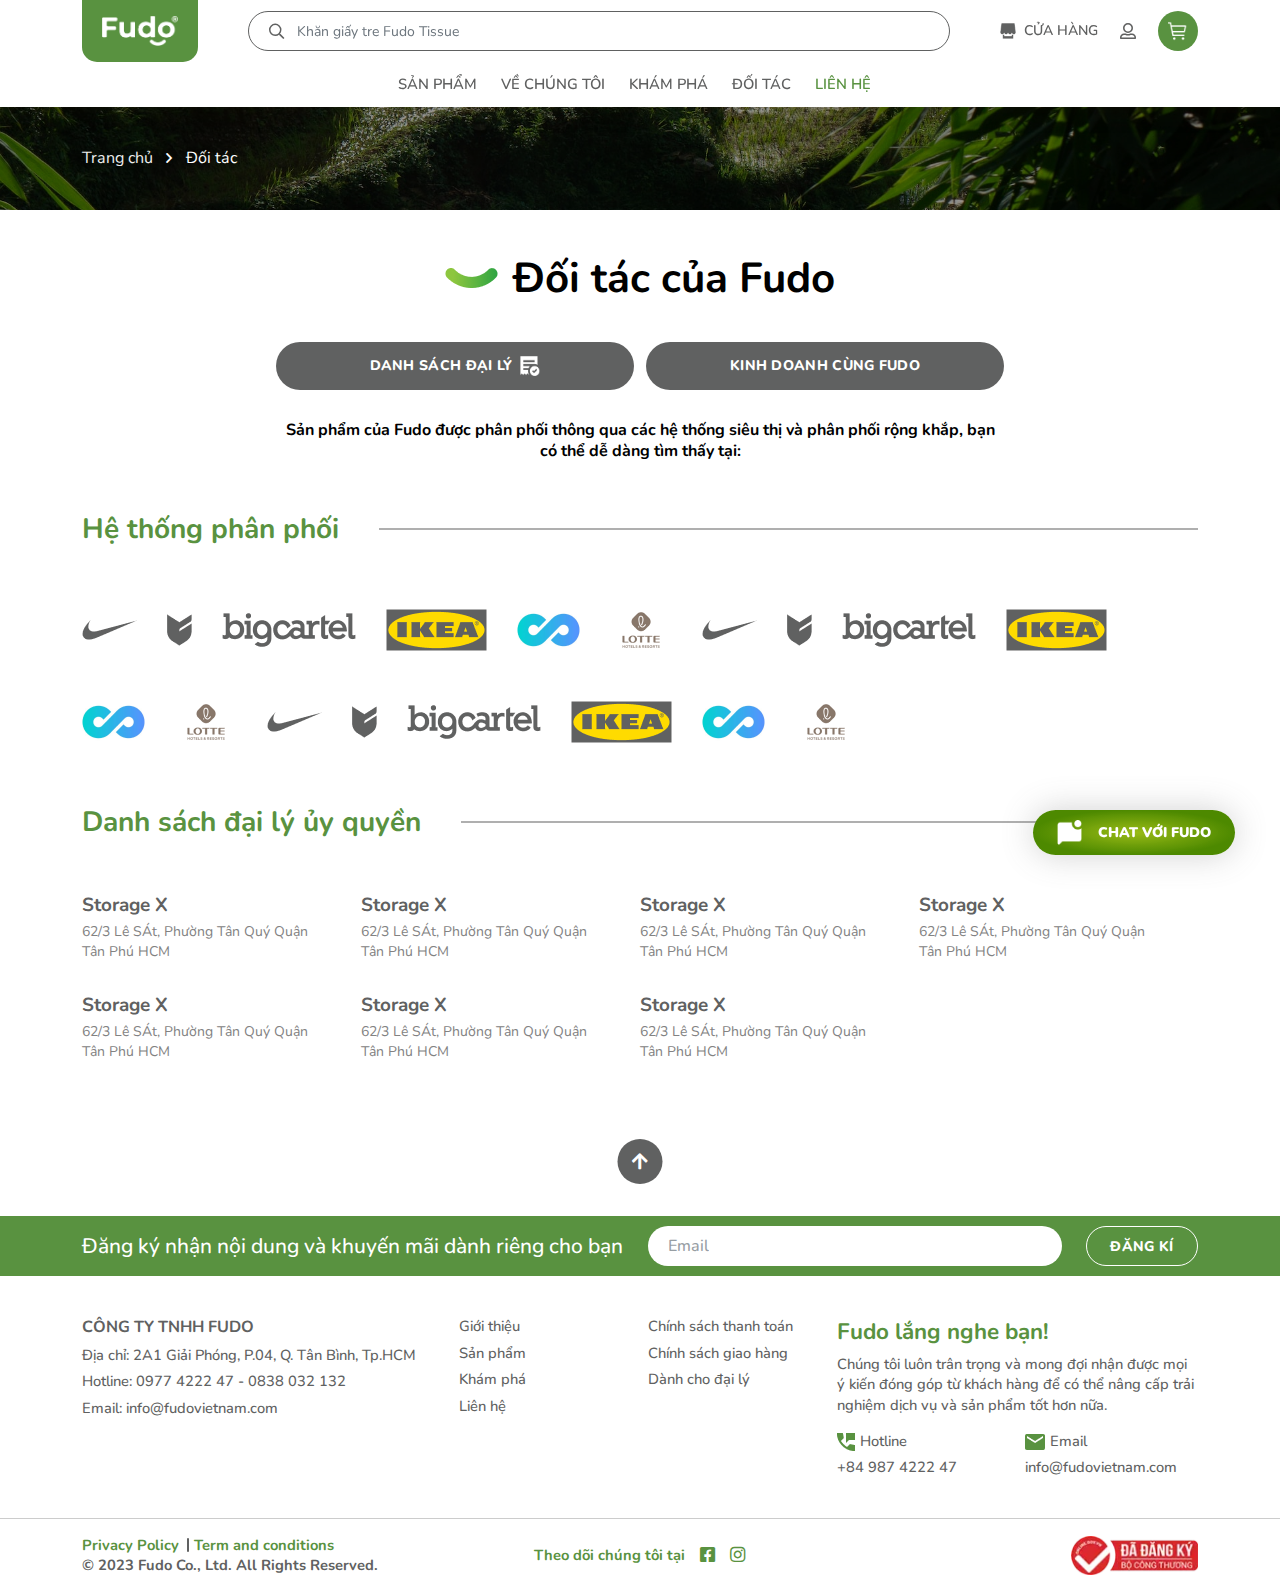
<file: partner.html>
<!DOCTYPE html>
<html lang="vi">
<head>
	<meta charset="UTF-8">
	<meta name="viewport"
		  content="width=device-width, user-scalable=no, initial-scale=1.0, maximum-scale=1.0, minimum-scale=1.0">

	<title>Template Fudo</title>
	<meta name="description" content="Template Fudo">
	<meta name="author" content="">

	<meta property="og:title" content="Template Fudo">
	<meta property="og:type" content="website">
	<meta property="og:url" content="">
	<meta property="og:description" content="Template Fudo">
	<meta property="og:image" content="">

	<link rel="preconnect" href="https://fonts.googleapis.com">
	<link rel="preconnect" href="https://fonts.gstatic.com" crossorigin>
	<link href="https://fonts.googleapis.com/css2?family=Montserrat+Alternates:ital,wght@0,100;0,200;0,300;0,400;0,500;0,600;0,700;0,800;0,900;1,100;1,200;1,300;1,400;1,500;1,600;1,700;1,800;1,900&display=swap"
		  rel="stylesheet">

	<link rel="icon" href="./assets/images/favicon.png">
	<link rel="apple-touch-icon" href="./assets/images/favicon.png">
	<link rel="stylesheet" href="./assets/plugins/bootstrap/css/bootstrap.min.css">
	<link rel="stylesheet" href="./assets/plugins/swiper/swiper-bundle.min.css">
	<link rel="stylesheet" href="./assets/plugins/fancybox/fancybox.min.css">
	<link rel="stylesheet" href="./assets/fonts/fontawesome/css/all.min.css">
	<link rel="stylesheet" href="./assets/css/base.css">
	<link rel="stylesheet" href="./assets/css/style.css">
</head>
<body>



<div class="modal fade modal-theme" id="popup-isLogin" data-bs-backdrop="static" data-bs-keyboard="false">
    <div class="modal-dialog modal-dialog-centered">
        <div class="modal-content">
            <div class="modal-header">
                <div class="modal-title">Nhập email mua hàng của bạn</div>
                <button type="button" class="modal-theme_close" data-bs-dismiss="modal">
                    <i class="fas fa-times-circle"></i>
                </button>
            </div>
            <div class="modal-body">
                <form action="" class="modal-theme_form vstack">
                    <div class="form-item">
                        <input type="text" class="form-control" placeholder="Người nhận *" value="Thiện">
                    </div>
                    <div class="form-item">
                        <input type="tel" minlength="10" maxlength="10" class="form-control"
                               placeholder="Số điện thoại *" value="0838032132">
                    </div>
                    <div class="form-item">
                        <input type="text" class="form-control" placeholder="Địa chỉ *"
                               value="2A1 Giải Phóng, phường 04, quận Tân Bình">
                    </div>
                    <div class="form-item">
                        <div class="form-check hstack">
                            <input class="form-check-input" checked type="checkbox" value="" id="ship1">
                            <label class="form-check-label" for="ship1">
                                GIAO HỎA TỐC trong ngày <br>
                                (Áp dụng riêng TP.HCM và Tp.Hà Nội)
                            </label>
                        </div>
                    </div>
                    <div class="form-item">
                        <button type="submit" class="button-theme button-theme_primary button-theme_large w-100">
                            <img src="./assets/images/icons/check-white.png" alt="">
                            XÁC NHẬN VÀ THANH TOÁN
                        </button>
                    </div>
                </form>
            </div>
        </div>
    </div>
</div>

<div class="modal fade modal-theme" id="popup-noLogin" data-bs-backdrop="static" data-bs-keyboard="false">
    <div class="modal-dialog modal-dialog-centered">
        <div class="modal-content">
            <div class="modal-header">
                <div class="modal-title">Nhập email mua hàng của bạn</div>
                <button type="button" class="modal-theme_close" data-bs-dismiss="modal">
                    <i class="fas fa-times-circle"></i>
                </button>
            </div>
            <div class="modal-body">
                <form action="" class="modal-theme_form vstack">
                    <div class="form-item">
                        <input type="email" class="form-control" placeholder="Email mua hàng *">
                    </div>
                    <div class="form-item form-desc form-desc_secondary">
                        Hãy điền chính xác Email vì Fudo sẽ tự động tạo và gửi thông tin tài khoản cho bạn
                    </div>
                    <div class="form-item form-desc">
                        Thông tin giao hàng
                    </div>
                    <div class="form-item">
                        <input type="text" class="form-control" placeholder="Người nhận *">
                    </div>
                    <div class="form-item">
                        <input type="tel" minlength="10" maxlength="10" class="form-control"
                               placeholder="Số điện thoại *">
                    </div>
                    <div class="form-item">
                        <input type="text" class="form-control" placeholder="Địa chỉ *">
                    </div>
                    <div class="form-item">
                        <div class="form-check hstack">
                            <input class="form-check-input" type="checkbox" value="" id="ship2">
                            <label class="form-check-label" for="ship2">
                                GIAO HỎA TỐC trong ngày <br>
                                (Áp dụng riêng TP.HCM và Tp.Hà Nội)
                            </label>
                        </div>
                    </div>
                    <div class="form-item">
                        <button type="submit" class="button-theme button-theme_dark button-theme_large w-100">
                            <img src="./assets/images/icons/check-white.png" alt="">
                            XÁC NHẬN VÀ THANH TOÁN
                        </button>
                    </div>
                </form>
            </div>
        </div>
    </div>
</div>

<div class="modal fade modal-user" id="popup-signup" data-bs-backdrop="static" data-bs-keyboard="false">
	<div class="modal-dialog modal-dialog-centered">
		<div class="modal-content">
			<div class="modal-header position-relative vstack align-items-center justify-content-center text-center border-bottom-0">
				<div class="modal-title">Đăng ký</div>
				<div class="modal-desc">
					Bạn đã có tài khoản? <a href="#popup-signin" data-bs-toggle="modal">Đăng nhập</a>
				</div>
				<button type="button" class="modal-user_close" data-bs-dismiss="modal">
					<i class="fas fa-times-circle"></i>
				</button>
			</div>
			<div class="modal-body">
				<form action="" class="modal-user_form">
					<div class="form-step vstack" id="step1">
						<div class="form-item">
							<label for="form-user_email" class="form-item_label">
								Email/SĐT
							</label>
							<input type="text" id="form-user_email" class="form-control form-item_input"
								   placeholder="Nhập Email/SĐT">
							<div class="form-input_warning">
								Vui lòng nhập email/sđt
							</div>
						</div>
						<div class="form-item mt-4 text-center">
							<button type="button"
									class="button-theme button-theme_primary button-theme_large buttonNextStep w-100">
								TIẾP TỤC
							</button>
						</div>
					</div>
					<div class="form-step vstack d-none" id="step2">
						<div class="form-item">
							<label for="form-user_otp" class="form-item_label">
								Nhập OTP
							</label>
							<input type="text" id="form-user_otp" class="form-control form-item_input"
								   placeholder="Nhập OTP">
							<div class="form-input_warning">
								Vui lòng nhập OTP
							</div>
							<div class="hstack justify-content-between">
								<a href="" class="form-user_back">
									Gửi lại mã OTP?
								</a>
								<a href="" class="form-user_back">
									Liên hệ SĐT
								</a>
							</div>
						</div>
						<div class="form-item mt-4 text-center">
							<button type="button"
									class="button-theme button-theme_primary button-theme_large buttonNextStep w-100">
								TIẾP TỤC
							</button>
							<br>
							<button type="button"
									class="buttonPrevStep form-user_back">
								Quay lại
							</button>
						</div>
					</div>
					<div class="form-step vstack d-none" id="step3">
						<div class="form-item">
							<label for="form-user_fullname" class="form-item_label">
								Nhập họ và tên
							</label>
							<div class="form-item_group">
								<input type="password" id="form-user_fullname" class="form-control form-item_input"
									   placeholder="Nhập họ và tên">
								<button type="button" class="form-item_button button-viewPass"><i
										class="fas fa-eye"></i>
								</button>
							</div>
							<div class="form-input_warning">
								Vui lòng nhập họ và tên
							</div>
						</div>
						<div class="form-item">
							<label for="form-user_password" class="form-item_label">
								Nhập mật khẩu
							</label>
							<div class="form-item_group">
								<input type="password" id="form-user_password" class="form-control form-item_input"
									   placeholder="Nhập mật khẩu">
								<button type="button" class="form-item_button button-viewPass"><i
										class="fas fa-eye"></i>
								</button>
							</div>
							<div class="form-input_warning">
								Vui lòng nhập mật khẩu xác nhận
							</div>
						</div>
						<div class="form-item">
							<label for="form-user_confirm" class="form-item_label">
								Nhập lại mật khẩu
							</label>
							<div class="form-item_group">
								<input type="password" id="form-user_confirm" class="form-control form-item_input"
									   placeholder="Nhập lại mật khẩu">
								<button type="button" class="form-item_button button-viewPass"><i
										class="fas fa-eye"></i>
								</button>
							</div>
							<div class="form-input_warning">
								Vui lòng nhập mật khẩu xác nhận
							</div>
						</div>
						<div class="form-item mt-4 text-center">
							<button type="submit"
									class="button-theme button-theme_primary button-theme_large buttonNextStep w-100">
								ĐĂNG KÝ TÀI KHOẢN
							</button>
							<br>
							<button type="button"
									class="buttonPrevStep form-user_back">
								Quay lại
							</button>
						</div>
					</div>
					<div class="modal-user_loading" id="modal-user_loading">
						<img src="./assets/images/icons/loading.gif" width="50" height="50" class="img-fluid"
							 alt="">
					</div>
				</form>
			</div>
		</div>
	</div>
</div>

<div class="modal fade modal-user" id="popup-signin" data-bs-backdrop="static" data-bs-keyboard="false">
    <div class="modal-dialog modal-dialog-centered">
        <div class="modal-content">
            <div class="modal-header position-relative vstack align-items-center justify-content-center text-center border-bottom-0">
                <div class="modal-title">Đăng nhập</div>
                <div class="modal-desc">
                    Bạn chưa có tài khoản? <a href="#popup-signup" data-bs-toggle="modal">Đăng ký</a>
                </div>
                <button type="button" class="modal-user_close" data-bs-dismiss="modal">
                    <i class="fas fa-times-circle"></i>
                </button>
            </div>
            <div class="modal-body">
                <form action="" class="modal-user_form vstack">
                    <div class="form-item">
                        <label for="" class="form-item_label">
                            Email/SĐT
                        </label>
                        <input type="text" id="" class="form-control form-item_input"
                               placeholder="Nhập Email/SĐT">
                    </div>
                    <div class="form-item">
                        <label for="" class="form-item_label">
                            Nhập mật khẩu
                        </label>
                        <div class="form-item_group">
                            <input type="password" id="" class="form-control form-item_input"
                                   placeholder="Nhập mật khẩu">
                            <button type="button" class="form-item_button button-viewPass"><i class="fas fa-eye"></i>
                            </button>
                        </div>
                    </div>
                    <div class="form-item text-center">
                        <button type="submit" class="button-theme button-theme_primary button-theme_large w-100">ĐĂNG NHẬP
                            TÀI KHOẢN
                        </button>
                    </div>
                </form>
            </div>
        </div>
    </div>
</div>


<div id="header" class="header bg-white position-fixed w-100 top-0 zi-10">
    <div class="container">
        <div class="header-grid position-relative zi-3 hstack">
            <div class="header-item">
                <a href="index.html" class="header-logo vstack">
                    <img src="./assets/images/logo.png" height="30px" width="76px" class="mw-100" alt="">
                </a>
            </div>
            <div class="header-item ms-auto ms-lg-0 flex-lg-grow-1" id="header-search">
                <button type="button" id="header-search_btn" class="header-search_btn d-lg-none d-flex">
                    <i class="far fa-search"></i>
                </button>
                <div class="header-search">
                    <form class="search-form position-relative hstack" action="">
                        <input type="text" class="search-form_input form-control"
                               placeholder="Khăn giấy tre Fudo Tissue">
                        <button type="submit" class="search-form_button"><i class="far fa-search"></i></button>
                    </form>
                </div>
            </div>
            <div class="header-item ms-0 ms-lg-auto">
                <div class="header-buttons hstack">
                    <a href="" class="header-button_item flex-shrink-0 header-button_store hstack">
                        <img src="./assets/images/icons/store-dark.png" width="16" height="16" class="img-fluid" alt="">
                        <span class="d-lg-flex d-none">
                            CỬA HÀNG
                        </span>
                    </a>
                    <div class="header-button_item flex-shrink-0 header-button_wrapper position-relative">
                        <a href="javascript:void(0)" class="header-button_user hstack">
                            <i class="far fa-user-alt"></i>
                        </a>
                        <ul class="user-list vstack">
							<li class="user-list_item">
								<a href="#popup-signup" data-bs-toggle="modal" class="user-list_btn hstack">
									<span class="user-list_item--icon">
										<img src="./assets/images/icons/sign-up.png" class="img-fluid" alt="">
									</span>
									Đăng ký
								</a>
							</li>
							<li class="user-list_item">
								<a href="#popup-signin" data-bs-toggle="modal" class="user-list_btn hstack">
									<span class="user-list_item--icon">
										<img src="./assets/images/icons/sign-in.png" class="img-fluid" alt="">
									</span>
									Đăng nhập
								</a>
							</li>
                            <li class="user-list_item">
                                <a href="" class="user-list_btn hstack">
                                    <span class="user-list_item--icon">
                                        <img src="./assets/images/icons/information.png" class="img-fluid" alt="">
                                    </span>
                                    Thông tin tài khoản
                                </a>
                            </li>
                            <li class="user-list_item">
                                <a href="" class="user-list_btn hstack">
                                    <span class="user-list_item--icon">
                                        <img src="./assets/images/icons/order-list.png" class="img-fluid" alt="">
                                    </span>
                                    Đơn hàng của tôi
                                </a>
                            </li>
                            <li class="user-list_item">
                                <a href="" class="user-list_btn hstack">
                                    <span class="user-list_item--icon">
                                        <img src="./assets/images/icons/signout.png" class="img-fluid" alt="">
                                    </span>
                                    Đăng xuất
                                </a>
                            </li>
                        </ul>
                    </div>
                    <a href="javascript:void(0)"
                       id="header-button_hamburger"
                       class="header-button_item flex-shrink-0 d-flex d-lg-none header-button_hamburger hstack">
                        <span></span>
                    </a>
                    <a href=""
                       class="header-button_item flex-shrink-0 header-button_cart rounded-circle hstack justify-content-center">
                        <img src="./assets/images/icons/cart-stroke.png" width="20" height="20" class="img-fluid"
                             alt="">
                    </a>
                </div>
            </div>
        </div>
        <ul class="header-navigation position-relative zi-2 hstack justify-content-center container" id="header-navigation">
            <li class="navigation-item">
                <a href="all-product.html" class="navigation-item_btn">
                    SẢN PHẨM
                </a>
            </li>
            <li class="navigation-item">
                <a href="aboutus.html" class="navigation-item_btn">
                    VỀ CHÚNG TÔI
                </a>
            </li>
            <li class="navigation-item">
                <a href="post-grid.html" class="navigation-item_btn">
                    KHÁM PHÁ
                </a>
            </li>
            <li class="navigation-item">
                <a href="partner.html" class="navigation-item_btn">
                    ĐỐI TÁC
                </a>
            </li>
            <li class="navigation-item">
                <a href="contact.html" class="navigation-item_btn active">
                    LIÊN HỆ
                </a>
            </li>
        </ul>
    </div>
</div>
<div class="bg-overlay"></div>

<div id="main" class="main page-partner">
	<div class="section-breadcrumb background-cover" style="background-image: url('./assets/images/breadcrumb-bg.jpg')">
		<div class="container">
			<ol class="breadcrumb mb-0">
				<li class="breadcrumb-item"><a href="#">Trang chủ</a></li>
				<li class="breadcrumb-item active">Đối tác</li>
			</ol>
		</div>
	</div>
	<div class="section-gap">
		<div class="container">
			<div class="row g-5 justify-content-center">
				<div class="col-xl-8 col-lg-10">
					<div class="section-heading section-heading_2 text-center">
						<div class="heading-title">
							<img class="mw-100 flex-shrink-0" height="20" width="53" src="./assets/images/logo-line.png"
								 alt="">Đối tác của Fudo
						</div>
                            <div class="heading-buttons d-flex flex-column flex-sm-row align-items-center">
                            <a class="button-theme button-theme_dark button-theme_large w-100" href="">
								DANH SÁCH ĐẠI LÝ <img src="./assets/images/icons/bill-time.png" alt="">
							</a>
							<a class="button-theme button-theme_dark button-theme_large w-100" href="">
								KINH DOANH CÙNG FUDO
							</a>
						</div>
						<div class="heading-sub">
							Sản phẩm của Fudo được phân phối thông qua các hệ thống siêu thị và phân phối rộng khắp, bạn
							có thể dễ dàng tìm thấy tại:
						</div>
					</div>
				</div>
				<div class="col-lg-12">
					<div class="section-partner vstack">
						<div class="section-partner_item">
							<div class="partner-heading position-relative pseudo">
								<span>
									Hệ thống phân phối
								</span>
							</div>
							<div class="partner-logos hstack flex-wrap">
								<div class="partner-logo_item">
									<img src="./assets/images/partner/partner-demo-1.png" class="img-fluid" alt="">
								</div>
								<div class="partner-logo_item">
									<img src="./assets/images/partner/partner-demo-2.png" class="img-fluid" alt="">
								</div>
								<div class="partner-logo_item">
									<img src="./assets/images/partner/partner-demo-3.png" class="img-fluid" alt="">
								</div>
								<div class="partner-logo_item">
									<img src="./assets/images/partner/partner-demo-4.png" class="img-fluid" alt="">
								</div>
								<div class="partner-logo_item">
									<img src="./assets/images/partner/partner-demo-5.png" class="img-fluid" alt="">
								</div>
								<div class="partner-logo_item">
									<img src="./assets/images/partner/partner-demo-6.png" class="img-fluid" alt="">
								</div>
								<div class="partner-logo_item">
									<img src="./assets/images/partner/partner-demo-1.png" class="img-fluid" alt="">
								</div>
								<div class="partner-logo_item">
									<img src="./assets/images/partner/partner-demo-2.png" class="img-fluid" alt="">
								</div>
								<div class="partner-logo_item">
									<img src="./assets/images/partner/partner-demo-3.png" class="img-fluid" alt="">
								</div>
								<div class="partner-logo_item">
									<img src="./assets/images/partner/partner-demo-4.png" class="img-fluid" alt="">
								</div>
								<div class="partner-logo_item">
									<img src="./assets/images/partner/partner-demo-5.png" class="img-fluid" alt="">
								</div>
								<div class="partner-logo_item">
									<img src="./assets/images/partner/partner-demo-6.png" class="img-fluid" alt="">
								</div>
								<div class="partner-logo_item">
									<img src="./assets/images/partner/partner-demo-1.png" class="img-fluid" alt="">
								</div>
								<div class="partner-logo_item">
									<img src="./assets/images/partner/partner-demo-2.png" class="img-fluid" alt="">
								</div>
								<div class="partner-logo_item">
									<img src="./assets/images/partner/partner-demo-3.png" class="img-fluid" alt="">
								</div>
								<div class="partner-logo_item">
									<img src="./assets/images/partner/partner-demo-4.png" class="img-fluid" alt="">
								</div>
								<div class="partner-logo_item">
									<img src="./assets/images/partner/partner-demo-5.png" class="img-fluid" alt="">
								</div>
								<div class="partner-logo_item">
									<img src="./assets/images/partner/partner-demo-6.png" class="img-fluid" alt="">
								</div>
							</div>
						</div>
						<div class="section-partner_item">
							<div class="partner-heading position-relative pseudo">
								<span>
									Danh sách đại lý ủy quyền
								</span>
							</div>
							<div class="partner-stores hstack flex-wrap align-items-start">
								<div class="store-item">
									<div class="store-item_title">
										Storage X
									</div>
									<div class="store-item_address">
										62/3  Lê SÁt, Phường Tân Quý Quận Tân Phú HCM
									</div>
								</div>
								<div class="store-item">
									<div class="store-item_title">
										Storage X
									</div>
									<div class="store-item_address">
										62/3  Lê SÁt, Phường Tân Quý Quận Tân Phú HCM
									</div>
								</div>
								<div class="store-item">
									<div class="store-item_title">
										Storage X
									</div>
									<div class="store-item_address">
										62/3  Lê SÁt, Phường Tân Quý Quận Tân Phú HCM
									</div>
								</div>
								<div class="store-item">
									<div class="store-item_title">
										Storage X
									</div>
									<div class="store-item_address">
										62/3  Lê SÁt, Phường Tân Quý Quận Tân Phú HCM
									</div>
								</div>
								<div class="store-item">
									<div class="store-item_title">
										Storage X
									</div>
									<div class="store-item_address">
										62/3  Lê SÁt, Phường Tân Quý Quận Tân Phú HCM
									</div>
								</div>
								<div class="store-item">
									<div class="store-item_title">
										Storage X
									</div>
									<div class="store-item_address">
										62/3  Lê SÁt, Phường Tân Quý Quận Tân Phú HCM
									</div>
								</div>
								<div class="store-item">
									<div class="store-item_title">
										Storage X
									</div>
									<div class="store-item_address">
										62/3  Lê SÁt, Phường Tân Quý Quận Tân Phú HCM
									</div>
								</div>
							</div>
						</div>
					</div>
				</div>
			</div>
		</div>
	</div>
</div>

<footer id="footer" class="footer position-relative">
    <div class="footer-return text-center">
        <button type="button" id="return-top"
                class="footer-return_button rounded-circle border-0 outline align-middle d-inline-flex align-items-center justify-content-center">
            <i class="fas fa-arrow-up"></i>
        </button>
    </div>
    <div class="footer-subscribe">
        <div class="container">
            <div class="row g-3 align-items-center">
                <div class="col-lg-6">
                    <div class="subscribe-text text-white">
                        Đăng ký nhận nội dung và khuyến mãi dành riêng cho bạn
                    </div>
                </div>
                <div class="col-lg-6">
                    <form action="">
                        <div class="subscribe-form hstack">
                            <input type="text" class="form-control" placeholder="Email">
                            <button type="submit" class="button-theme button-theme_primary__outline">
                                ĐĂNG KÍ
                            </button>
                        </div>
                    </form>
                </div>
            </div>
        </div>
    </div>
    <div class="footer-information">
        <div class="container">
            <div class="row g-3">
                <div class="col-lg-4">
                    <div class="footer-sub">
                        CÔNG TY TNHH FUDO
                    </div>
                    <div class="footer-link vstack">
                        <div class="footer-link_item">
                            Địa chỉ: <a href="https://goo.gl/maps/LUdqKtQyPrD63pG57" target="_blank">
                            2A1 Giải Phóng, P.04, Q. Tân Bình, Tp.HCM
                        </a>
                        </div>
                        <div class="footer-link_item">
                            Hotline: <a href="tel:0977422247">0977 4222 47</a> - <a href="tel:0838032132">0838 032
                            132</a>
                        </div>
                        <div class="footer-link_item">
                            Email: <a href="mailto:info@fudovietnam.com">info@fudovietnam.com</a>
                        </div>
                    </div>
                </div>
                <div class="col-lg-4">
                    <div class="row g-3">
                        <div class="col-sm-6">
                            <div class="footer-link vstack">
                                <div class="footer-link_item">
                                    <a href="">Giới thiệu</a>
                                </div>
                                <div class="footer-link_item">
                                    <a href="">Sản phẩm</a>
                                </div>
                                <div class="footer-link_item">
                                    <a href="">Khám phá</a>
                                </div>
                                <div class="footer-link_item">
                                    <a href="">Liên hệ</a>
                                </div>
                            </div>
                        </div>
                        <div class="col-sm-6">
                            <div class="footer-link vstack">
                                <div class="footer-link_item">
                                    <a href="">Chính sách thanh toán</a>
                                </div>
                                <div class="footer-link_item">
                                    <a href="">Chính sách giao hàng</a>
                                </div>
                                <div class="footer-link_item">
                                    <a href="">Dành cho đại lý</a>
                                </div>
                            </div>
                        </div>
                    </div>
                </div>
                <div class="col-lg-4">
                    <div class="footer-title">
                        Fudo lắng nghe bạn!
                    </div>
                    <div class="footer-text">
                        Chúng tôi luôn trân trọng và mong đợi nhận được mọi ý kiến đóng góp từ khách hàng để có thể
                        nâng
                        cấp trải nghiệm dịch vụ và sản phẩm tốt hơn nữa.
                    </div>
                    <div class="footer-contact hstack">
                        <div class="footer-contact_item vstack">
                            <div class="footer-contact_item--top hstack">
                                <img src="./assets/images/icons/phone-primary.png" class="img-fluid" alt="">
                                Hotline
                            </div>
                            <div class="footer-contact_item--bottom">
                                <a href="tel:+84987422247">
                                    +84 987 4222 47
                                </a>
                            </div>
                        </div>
                        <div class="footer-contact_item vstack">
                            <div class="footer-contact_item--top hstack">
                                <img src="./assets/images/icons/envelope-primary.png" class="img-fluid" alt="">
                                Email
                            </div>
                            <div class="footer-contact_item--bottom">
                                <a href="info@fudovietnam.com">
                                    info@fudovietnam.com
                                </a>
                            </div>
                        </div>
                    </div>
                </div>
            </div>
        </div>
    </div>
    <div class="footer-description">
        <div class="container">
            <div class="row g-3 align-items-center">
                <div class="col-lg-4">
                    <div class="footer-block">
                        <div class="footer-policy hstack">
                            <a href="" class="d-inline-flex align-middle position-relative">
                                Privacy Policy
                            </a>
                            <a href="" class="d-inline-flex align-middle position-relative">
                                Term and conditions
                            </a>
                        </div>
                        <div class="footer-copyright">
                            © 2023 Fudo Co., Ltd. All Rights Reserved.
                        </div>
                    </div>
                </div>
                <div class="col-lg-4">
                    <div class="footer-social hstack justify-content-center">
                        <div class="footer-social_text">
                            Theo dõi chúng tôi tại
                        </div>
                        <div class="footer-social_list hstack justify-content-center">
                            <a href="" class="d-inline-flex align-middle">
                                <i class="fab fa-facebook-square"></i>
                            </a>
                            <a href="" class="d-inline-flex align-middle">
                                <i class="fab fa-instagram"></i>
                            </a>
                        </div>
                    </div>
                </div>
                <div class="col-lg-4">
                    <div class="text-center text-lg-end">
                        <a href="" class="d-inline-flex align-middle">
                            <img src="./assets/images/dk-bct.png" height="39" width="126" class="w-auto mw-100"
                                 alt="">
                        </a>
                    </div>
                </div>
            </div>
        </div>
    </div>
</footer>
<div class="floating-chat">
	<a href="" class="floating-chat_btn">
		<img src="/assets/images/icons/chat.png" width="25px" height="25px" alt="" class="img-fluid">
		CHAT VỚI FUDO
	</a>
</div>


<script type="text/javascript" src="./assets/plugins/jquery.min.js"></script>
<script type="text/javascript"
		src="./assets/plugins/bootstrap/js/bootstrap.bundle.min.js"></script>
<script type="text/javascript" src="./assets/plugins/swiper/swiper-bundle.min.js"></script>
<script type="text/javascript" src="./assets/plugins/fancybox/fancybox.min.js"></script>
<script type="module" src="./assets/js/app.js"></script>
</body>
</html>
</file>
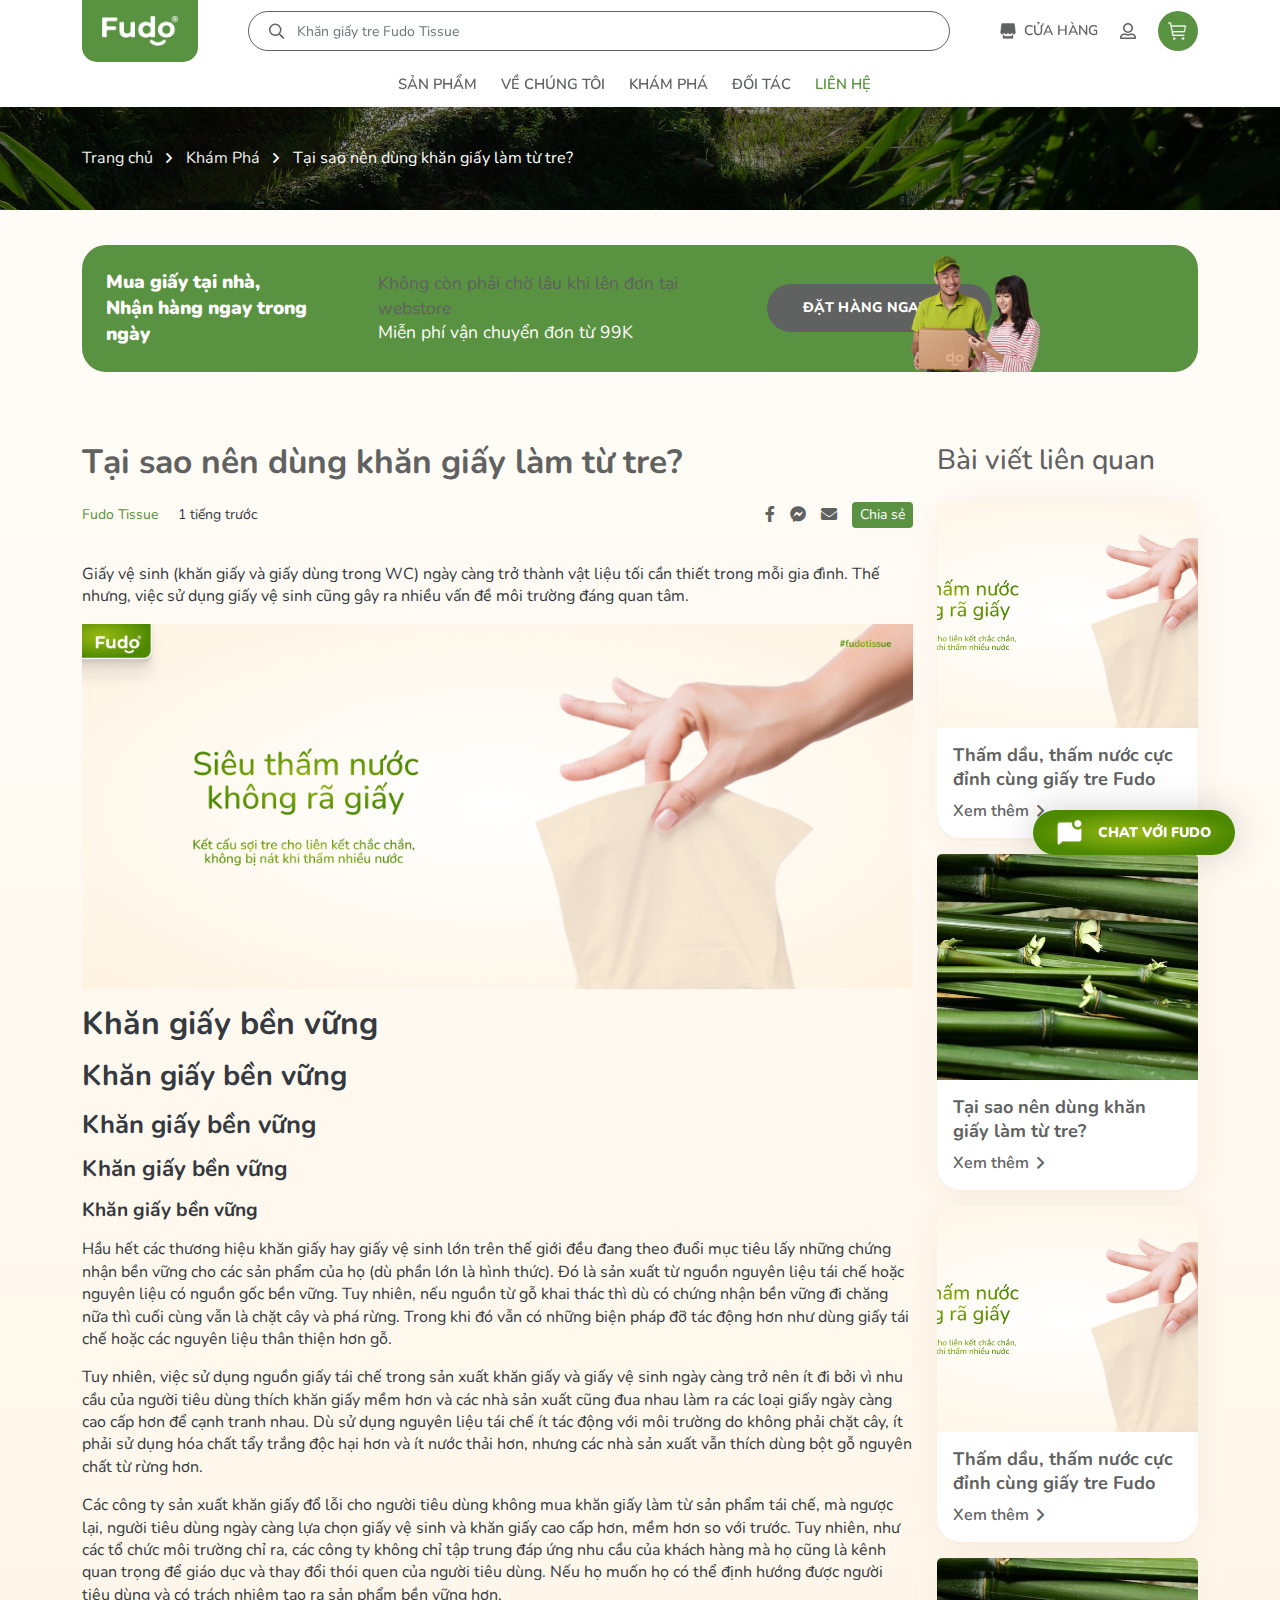
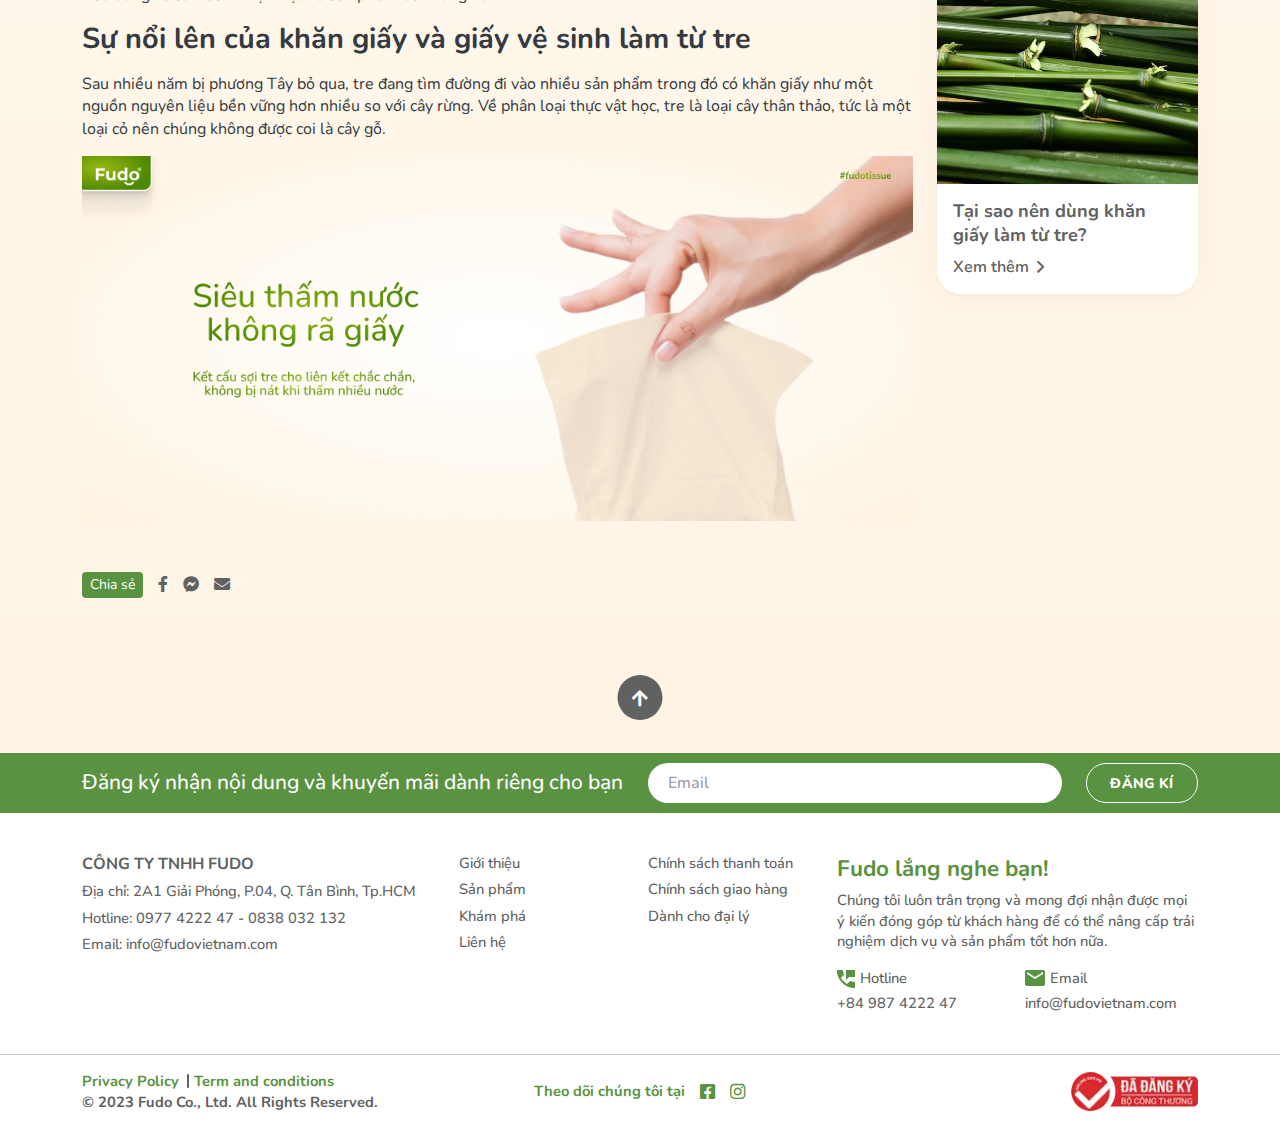
<file: post-detail.html>
<!DOCTYPE html>
<html lang="vi">
<head>
	<meta charset="UTF-8">
	<meta name="viewport"
		  content="width=device-width, user-scalable=no, initial-scale=1.0, maximum-scale=1.0, minimum-scale=1.0">

	<title>Template Fudo</title>
	<meta name="description" content="Template Fudo">
	<meta name="author" content="">

	<meta property="og:title" content="Template Fudo">
	<meta property="og:type" content="website">
	<meta property="og:url" content="">
	<meta property="og:description" content="Template Fudo">
	<meta property="og:image" content="">

	<link rel="preconnect" href="https://fonts.googleapis.com">
	<link rel="preconnect" href="https://fonts.gstatic.com" crossorigin>
	<link href="https://fonts.googleapis.com/css2?family=Montserrat+Alternates:ital,wght@0,100;0,200;0,300;0,400;0,500;0,600;0,700;0,800;0,900;1,100;1,200;1,300;1,400;1,500;1,600;1,700;1,800;1,900&display=swap"
		  rel="stylesheet">

	<link rel="icon" href="./assets/images/favicon.png">
	<link rel="apple-touch-icon" href="./assets/images/favicon.png">
	<link rel="stylesheet" href="./assets/plugins/bootstrap/css/bootstrap.min.css">
	<link rel="stylesheet" href="./assets/plugins/swiper/swiper-bundle.min.css">
	<link rel="stylesheet" href="./assets/plugins/fancybox/fancybox.min.css">
	<link rel="stylesheet" href="./assets/fonts/fontawesome/css/all.min.css">
	<link rel="stylesheet" href="./assets/css/base.css">
	<link rel="stylesheet" href="./assets/css/style.css">
</head>
<body>



<div class="modal fade modal-theme" id="popup-isLogin" data-bs-backdrop="static" data-bs-keyboard="false">
    <div class="modal-dialog modal-dialog-centered">
        <div class="modal-content">
            <div class="modal-header">
                <div class="modal-title">Nhập email mua hàng của bạn</div>
                <button type="button" class="modal-theme_close" data-bs-dismiss="modal">
                    <i class="fas fa-times-circle"></i>
                </button>
            </div>
            <div class="modal-body">
                <form action="" class="modal-theme_form vstack">
                    <div class="form-item">
                        <input type="text" class="form-control" placeholder="Người nhận *" value="Thiện">
                    </div>
                    <div class="form-item">
                        <input type="tel" minlength="10" maxlength="10" class="form-control"
                               placeholder="Số điện thoại *" value="0838032132">
                    </div>
                    <div class="form-item">
                        <input type="text" class="form-control" placeholder="Địa chỉ *"
                               value="2A1 Giải Phóng, phường 04, quận Tân Bình">
                    </div>
                    <div class="form-item">
                        <div class="form-check hstack">
                            <input class="form-check-input" checked type="checkbox" value="" id="ship1">
                            <label class="form-check-label" for="ship1">
                                GIAO HỎA TỐC trong ngày <br>
                                (Áp dụng riêng TP.HCM và Tp.Hà Nội)
                            </label>
                        </div>
                    </div>
                    <div class="form-item">
                        <button type="submit" class="button-theme button-theme_primary button-theme_large w-100">
                            <img src="./assets/images/icons/check-white.png" alt="">
                            XÁC NHẬN VÀ THANH TOÁN
                        </button>
                    </div>
                </form>
            </div>
        </div>
    </div>
</div>

<div class="modal fade modal-theme" id="popup-noLogin" data-bs-backdrop="static" data-bs-keyboard="false">
    <div class="modal-dialog modal-dialog-centered">
        <div class="modal-content">
            <div class="modal-header">
                <div class="modal-title">Nhập email mua hàng của bạn</div>
                <button type="button" class="modal-theme_close" data-bs-dismiss="modal">
                    <i class="fas fa-times-circle"></i>
                </button>
            </div>
            <div class="modal-body">
                <form action="" class="modal-theme_form vstack">
                    <div class="form-item">
                        <input type="email" class="form-control" placeholder="Email mua hàng *">
                    </div>
                    <div class="form-item form-desc form-desc_secondary">
                        Hãy điền chính xác Email vì Fudo sẽ tự động tạo và gửi thông tin tài khoản cho bạn
                    </div>
                    <div class="form-item form-desc">
                        Thông tin giao hàng
                    </div>
                    <div class="form-item">
                        <input type="text" class="form-control" placeholder="Người nhận *">
                    </div>
                    <div class="form-item">
                        <input type="tel" minlength="10" maxlength="10" class="form-control"
                               placeholder="Số điện thoại *">
                    </div>
                    <div class="form-item">
                        <input type="text" class="form-control" placeholder="Địa chỉ *">
                    </div>
                    <div class="form-item">
                        <div class="form-check hstack">
                            <input class="form-check-input" type="checkbox" value="" id="ship2">
                            <label class="form-check-label" for="ship2">
                                GIAO HỎA TỐC trong ngày <br>
                                (Áp dụng riêng TP.HCM và Tp.Hà Nội)
                            </label>
                        </div>
                    </div>
                    <div class="form-item">
                        <button type="submit" class="button-theme button-theme_dark button-theme_large w-100">
                            <img src="./assets/images/icons/check-white.png" alt="">
                            XÁC NHẬN VÀ THANH TOÁN
                        </button>
                    </div>
                </form>
            </div>
        </div>
    </div>
</div>

<div class="modal fade modal-user" id="popup-signup" data-bs-backdrop="static" data-bs-keyboard="false">
	<div class="modal-dialog modal-dialog-centered">
		<div class="modal-content">
			<div class="modal-header position-relative vstack align-items-center justify-content-center text-center border-bottom-0">
				<div class="modal-title">Đăng ký</div>
				<div class="modal-desc">
					Bạn đã có tài khoản? <a href="#popup-signin" data-bs-toggle="modal">Đăng nhập</a>
				</div>
				<button type="button" class="modal-user_close" data-bs-dismiss="modal">
					<i class="fas fa-times-circle"></i>
				</button>
			</div>
			<div class="modal-body">
				<form action="" class="modal-user_form">
					<div class="form-step vstack" id="step1">
						<div class="form-item">
							<label for="form-user_email" class="form-item_label">
								Email/SĐT
							</label>
							<input type="text" id="form-user_email" class="form-control form-item_input"
								   placeholder="Nhập Email/SĐT">
							<div class="form-input_warning">
								Vui lòng nhập email/sđt
							</div>
						</div>
						<div class="form-item mt-4 text-center">
							<button type="button"
									class="button-theme button-theme_primary button-theme_large buttonNextStep w-100">
								TIẾP TỤC
							</button>
						</div>
					</div>
					<div class="form-step vstack d-none" id="step2">
						<div class="form-item">
							<label for="form-user_otp" class="form-item_label">
								Nhập OTP
							</label>
							<input type="text" id="form-user_otp" class="form-control form-item_input"
								   placeholder="Nhập OTP">
							<div class="form-input_warning">
								Vui lòng nhập OTP
							</div>
							<div class="hstack justify-content-between">
								<a href="" class="form-user_back">
									Gửi lại mã OTP?
								</a>
								<a href="" class="form-user_back">
									Liên hệ SĐT
								</a>
							</div>
						</div>
						<div class="form-item mt-4 text-center">
							<button type="button"
									class="button-theme button-theme_primary button-theme_large buttonNextStep w-100">
								TIẾP TỤC
							</button>
							<br>
							<button type="button"
									class="buttonPrevStep form-user_back">
								Quay lại
							</button>
						</div>
					</div>
					<div class="form-step vstack d-none" id="step3">
						<div class="form-item">
							<label for="form-user_fullname" class="form-item_label">
								Nhập họ và tên
							</label>
							<div class="form-item_group">
								<input type="password" id="form-user_fullname" class="form-control form-item_input"
									   placeholder="Nhập họ và tên">
								<button type="button" class="form-item_button button-viewPass"><i
										class="fas fa-eye"></i>
								</button>
							</div>
							<div class="form-input_warning">
								Vui lòng nhập họ và tên
							</div>
						</div>
						<div class="form-item">
							<label for="form-user_password" class="form-item_label">
								Nhập mật khẩu
							</label>
							<div class="form-item_group">
								<input type="password" id="form-user_password" class="form-control form-item_input"
									   placeholder="Nhập mật khẩu">
								<button type="button" class="form-item_button button-viewPass"><i
										class="fas fa-eye"></i>
								</button>
							</div>
							<div class="form-input_warning">
								Vui lòng nhập mật khẩu xác nhận
							</div>
						</div>
						<div class="form-item">
							<label for="form-user_confirm" class="form-item_label">
								Nhập lại mật khẩu
							</label>
							<div class="form-item_group">
								<input type="password" id="form-user_confirm" class="form-control form-item_input"
									   placeholder="Nhập lại mật khẩu">
								<button type="button" class="form-item_button button-viewPass"><i
										class="fas fa-eye"></i>
								</button>
							</div>
							<div class="form-input_warning">
								Vui lòng nhập mật khẩu xác nhận
							</div>
						</div>
						<div class="form-item mt-4 text-center">
							<button type="submit"
									class="button-theme button-theme_primary button-theme_large buttonNextStep w-100">
								ĐĂNG KÝ TÀI KHOẢN
							</button>
							<br>
							<button type="button"
									class="buttonPrevStep form-user_back">
								Quay lại
							</button>
						</div>
					</div>
					<div class="modal-user_loading" id="modal-user_loading">
						<img src="./assets/images/icons/loading.gif" width="50" height="50" class="img-fluid"
							 alt="">
					</div>
				</form>
			</div>
		</div>
	</div>
</div>

<div class="modal fade modal-user" id="popup-signin" data-bs-backdrop="static" data-bs-keyboard="false">
    <div class="modal-dialog modal-dialog-centered">
        <div class="modal-content">
            <div class="modal-header position-relative vstack align-items-center justify-content-center text-center border-bottom-0">
                <div class="modal-title">Đăng nhập</div>
                <div class="modal-desc">
                    Bạn chưa có tài khoản? <a href="#popup-signup" data-bs-toggle="modal">Đăng ký</a>
                </div>
                <button type="button" class="modal-user_close" data-bs-dismiss="modal">
                    <i class="fas fa-times-circle"></i>
                </button>
            </div>
            <div class="modal-body">
                <form action="" class="modal-user_form vstack">
                    <div class="form-item">
                        <label for="" class="form-item_label">
                            Email/SĐT
                        </label>
                        <input type="text" id="" class="form-control form-item_input"
                               placeholder="Nhập Email/SĐT">
                    </div>
                    <div class="form-item">
                        <label for="" class="form-item_label">
                            Nhập mật khẩu
                        </label>
                        <div class="form-item_group">
                            <input type="password" id="" class="form-control form-item_input"
                                   placeholder="Nhập mật khẩu">
                            <button type="button" class="form-item_button button-viewPass"><i class="fas fa-eye"></i>
                            </button>
                        </div>
                    </div>
                    <div class="form-item text-center">
                        <button type="submit" class="button-theme button-theme_primary button-theme_large w-100">ĐĂNG NHẬP
                            TÀI KHOẢN
                        </button>
                    </div>
                </form>
            </div>
        </div>
    </div>
</div>


<div id="header" class="header bg-white position-fixed w-100 top-0 zi-10">
    <div class="container">
        <div class="header-grid position-relative zi-3 hstack">
            <div class="header-item">
                <a href="index.html" class="header-logo vstack">
                    <img src="./assets/images/logo.png" height="30px" width="76px" class="mw-100" alt="">
                </a>
            </div>
            <div class="header-item ms-auto ms-lg-0 flex-lg-grow-1" id="header-search">
                <button type="button" id="header-search_btn" class="header-search_btn d-lg-none d-flex">
                    <i class="far fa-search"></i>
                </button>
                <div class="header-search">
                    <form class="search-form position-relative hstack" action="">
                        <input type="text" class="search-form_input form-control"
                               placeholder="Khăn giấy tre Fudo Tissue">
                        <button type="submit" class="search-form_button"><i class="far fa-search"></i></button>
                    </form>
                </div>
            </div>
            <div class="header-item ms-0 ms-lg-auto">
                <div class="header-buttons hstack">
                    <a href="" class="header-button_item flex-shrink-0 header-button_store hstack">
                        <img src="./assets/images/icons/store-dark.png" width="16" height="16" class="img-fluid" alt="">
                        <span class="d-lg-flex d-none">
                            CỬA HÀNG
                        </span>
                    </a>
                    <div class="header-button_item flex-shrink-0 header-button_wrapper position-relative">
                        <a href="javascript:void(0)" class="header-button_user hstack">
                            <i class="far fa-user-alt"></i>
                        </a>
                        <ul class="user-list vstack">
							<li class="user-list_item">
								<a href="#popup-signup" data-bs-toggle="modal" class="user-list_btn hstack">
									<span class="user-list_item--icon">
										<img src="./assets/images/icons/sign-up.png" class="img-fluid" alt="">
									</span>
									Đăng ký
								</a>
							</li>
							<li class="user-list_item">
								<a href="#popup-signin" data-bs-toggle="modal" class="user-list_btn hstack">
									<span class="user-list_item--icon">
										<img src="./assets/images/icons/sign-in.png" class="img-fluid" alt="">
									</span>
									Đăng nhập
								</a>
							</li>
                            <li class="user-list_item">
                                <a href="" class="user-list_btn hstack">
                                    <span class="user-list_item--icon">
                                        <img src="./assets/images/icons/information.png" class="img-fluid" alt="">
                                    </span>
                                    Thông tin tài khoản
                                </a>
                            </li>
                            <li class="user-list_item">
                                <a href="" class="user-list_btn hstack">
                                    <span class="user-list_item--icon">
                                        <img src="./assets/images/icons/order-list.png" class="img-fluid" alt="">
                                    </span>
                                    Đơn hàng của tôi
                                </a>
                            </li>
                            <li class="user-list_item">
                                <a href="" class="user-list_btn hstack">
                                    <span class="user-list_item--icon">
                                        <img src="./assets/images/icons/signout.png" class="img-fluid" alt="">
                                    </span>
                                    Đăng xuất
                                </a>
                            </li>
                        </ul>
                    </div>
                    <a href="javascript:void(0)"
                       id="header-button_hamburger"
                       class="header-button_item flex-shrink-0 d-flex d-lg-none header-button_hamburger hstack">
                        <span></span>
                    </a>
                    <a href=""
                       class="header-button_item flex-shrink-0 header-button_cart rounded-circle hstack justify-content-center">
                        <img src="./assets/images/icons/cart-stroke.png" width="20" height="20" class="img-fluid"
                             alt="">
                    </a>
                </div>
            </div>
        </div>
        <ul class="header-navigation position-relative zi-2 hstack justify-content-center container" id="header-navigation">
            <li class="navigation-item">
                <a href="all-product.html" class="navigation-item_btn">
                    SẢN PHẨM
                </a>
            </li>
            <li class="navigation-item">
                <a href="aboutus.html" class="navigation-item_btn">
                    VỀ CHÚNG TÔI
                </a>
            </li>
            <li class="navigation-item">
                <a href="post-grid.html" class="navigation-item_btn">
                    KHÁM PHÁ
                </a>
            </li>
            <li class="navigation-item">
                <a href="partner.html" class="navigation-item_btn">
                    ĐỐI TÁC
                </a>
            </li>
            <li class="navigation-item">
                <a href="contact.html" class="navigation-item_btn active">
                    LIÊN HỆ
                </a>
            </li>
        </ul>
    </div>
</div>
<div class="bg-overlay"></div>

<div id="main" class="main page-post background-page">
	<div class="section-breadcrumb background-cover" style="background-image: url('./assets/images/breadcrumb-bg.jpg')">
		<div class="container">
			<ol class="breadcrumb mb-0">
				<li class="breadcrumb-item"><a href="#">Trang chủ</a></li>
				<li class="breadcrumb-item"><a href="#">Khám Phá</a></li>
				<li class="breadcrumb-item active">Tại sao nên dùng khăn giấy làm từ tre?</li>
			</ol>
		</div>
	</div>
	<div class="section-gap">
		<div class="container">
			<div class="heading-decor position-relative">
				<div class="row">
					<div class="col-lg-10">
						<div class="heading-decor_content hstack">
							<div class="heading-title">
								Mua giấy tại nhà,<br>Nhận hàng ngay trong ngày
							</div>
							<div class="heading-description">
								Không còn phải chờ lâu khi lên đơn tại webstore<br>
								<span>Miễn phí vận chuyển đơn từ 99K</span>
							</div>
							<div class="heading-button">
								<a class="button-theme button-theme_dark button-theme_large" href="">
									ĐẶT HÀNG NGAY <img src="./assets/images/icons/store.png" alt="">
								</a>
							</div>
						</div>
					</div>
				</div>
				<div class="heading-decor_image position-absolute top-0 bottom-0">
					<img src="./assets/images/demo-5.png" class="h-100 mw-100" alt="">
				</div>
			</div>
		</div>
	</div>
	<div class="section-gap">
		<div class="container">
			<div class="row g-4">
				<div class="col-lg-9">
					<div class="post-detail">
						<h1 class="post-detail_title">
							Tại sao nên dùng khăn giấy làm từ tre?
						</h1>
						<div class="post-detail_meta hstack">
							<div class="detail-meta_item card-meta_category">
								<a href="post-grid.html">
									Fudo Tissue
								</a>
							</div>
							<div class="detail-meta_item">
								1 tiếng trước
							</div>
							<div class="detail-meta_social hstack ms-auto">
								<a href="" class="social-item social-item_share">
									<i class="fab fa-facebook-f"></i>
								</a>
								<a href="" class="social-item social-item_share">
									<i class="fab fa-facebook-messenger"></i>
								</a>
								<a href="" class="social-item social-item_share">
									<i class="fas fa-envelope"></i>
								</a>
								<span class="social-item social-item_label">
									Chia sẻ
								</span>
							</div>
						</div>
						<div class="section-gap post-detail_content">
							<p>
								Giấy vệ sinh (khăn giấy và giấy dùng trong WC) ngày càng trở thành vật liệu tối cần
								thiết trong mỗi gia đình. Thế nhưng, việc sử dụng giấy vệ sinh cũng gây ra nhiều vấn đề
								môi trường đáng quan tâm.
							</p>
							<img src="./assets/images/article/article-demo-1.png" alt="">
							<h2>Khăn giấy bền vững</h2>
							<h3>Khăn giấy bền vững</h3>
							<h4>Khăn giấy bền vững</h4>
							<h5>Khăn giấy bền vững</h5>
							<h6>Khăn giấy bền vững</h6>
							<p>
								Hầu hết các thương hiệu khăn giấy hay giấy vệ sinh lớn trên thế giới đều đang theo đuổi
								mục tiêu lấy những chứng nhận bền vững cho các sản phẩm của họ (dù phần lớn là hình
								thức). Đó là sản xuất từ nguồn nguyên liệu tái chế hoặc nguyên liệu có nguồn gốc bền
								vững. Tuy nhiên, nếu nguồn từ gỗ khai thác thì dù có chứng nhận bền vững đi chăng nữa
								thì cuối cùng vẫn là chặt cây và phá rừng. Trong khi đó vẫn có những biện pháp đỡ tác
								động hơn như dùng giấy tái chế hoặc các nguyên liệu thân thiện hơn gỗ.
							</p>
							<p>
								Tuy nhiên, việc sử dụng nguồn giấy tái chế trong sản xuất khăn giấy và giấy vệ sinh ngày
								càng trở nên ít đi bởi vì nhu cầu của người tiêu dùng thích khăn giấy mềm hơn và các nhà
								sản xuất cũng đua nhau làm ra các loại giấy ngày càng cao cấp hơn để cạnh tranh nhau. Dù
								sử dụng nguyên liệu tái chế ít tác động với môi trường do không phải chặt cây, ít phải
								sử dụng hóa chất tẩy trắng độc hại hơn và ít nước thải hơn, nhưng các nhà sản xuất vẫn
								thích dùng bột gỗ nguyên chất từ rừng hơn.
							</p>
							<p>
								Các công ty sản xuất khăn giấy đổ lỗi cho người tiêu dùng không mua khăn giấy làm từ sản
								phẩm tái chế, mà ngược lại, người tiêu dùng ngày càng lựa chọn giấy vệ sinh và khăn giấy
								cao cấp hơn, mềm hơn so với trước. Tuy nhiên, như các tổ chức môi trường chỉ ra, các
								công ty không chỉ tập trung đáp ứng nhu cầu của khách hàng mà họ cũng là kênh quan trọng
								để giáo dục và thay đổi thói quen của người tiêu dùng. Nếu họ muốn họ có thể định hướng
								được người tiêu dùng và có trách nhiệm tạo ra sản phẩm bền vững hơn.
							</p>
							<h3>Sự nổi lên của khăn giấy và giấy vệ sinh làm từ tre</h3>
							<p>
								Sau nhiều năm bị phương Tây bỏ qua, tre đang tìm đường đi vào nhiều sản phẩm trong đó có
								khăn giấy như một nguồn nguyên liệu bền vững hơn nhiều so với cây rừng. Về phân loại
								thực vật học, tre là loại cây thân thảo, tức là một loại cỏ nên chúng không được coi là
								cây gỗ.
							</p>
							<img src="./assets/images/article/article-demo-1.png" alt="">
						</div>
						<div class="post-detail_meta hstack">
							<div class="detail-meta_social hstack">
								<span class="social-item social-item_label">
									Chia sẻ
								</span>
								<a href="" class="social-item social-item_share">
									<i class="fab fa-facebook-f"></i>
								</a>
								<a href="" class="social-item social-item_share">
									<i class="fab fa-facebook-messenger"></i>
								</a>
								<a href="" class="social-item social-item_share">
									<i class="fas fa-envelope"></i>
								</a>
							</div>
						</div>
					</div>
				</div>
				<div class="col-lg-3">
					<div class="section-heading mb-4 section-heading_small">
						<div class="heading-title">
							Bài viết liên quan
						</div>
					</div>
					<div class="row g-3 row-cols-1">
						<div class="col">
							<div class="article-card card border-0 bg-white">
								<a href="post-detail.html">
									<div class="ratio card-image_ratio">
										<img src="./assets/images/article/article-demo-1.png"
											 class="card-img-top transition-default img-fluid"
											 alt="">
									</div>
								</a>
								<div class="card-body p-0 transition-default zi-2 vstack">
									<a href=""
									   class="d-inline-flex flex-column align-middle bg-white card-body_link overflow-hidden position-relative">
										<div class="card-title limit">
											Thấm dầu, thấm nước cực đỉnh cùng giấy tre Fudo
										</div>
										<div class="card-desc limit">
											Về phân loại thực vật học, tre là loại cây thân thảo, tức là một
											loại cỏ nên chúng không được coi là cây gỗ. Nhưng ngoài vấn đề phân
											loại và câu chữ thì sử dụng tre sản xuất khăn giấy cò
										</div>
									</a>
									<a href="" class="card-button hstack">
										Xem thêm <i class="far fa-angle-right"></i>
									</a>
								</div>
							</div>
						</div>
						<div class="col">
							<div class="article-card card border-0 bg-white">
								<a href="post-detail.html">
									<div class="ratio card-image_ratio">
										<img src="./assets/images/article/article-demo-2.jpg"
											 class="card-img-top transition-default img-fluid"
											 alt="">
									</div>
								</a>
								<div class="card-body p-0 transition-default zi-2 vstack">
									<a href=""
									   class="d-inline-flex flex-column align-middle bg-white card-body_link overflow-hidden position-relative">
										<div class="card-title limit">
											Tại sao nên dùng khăn giấy làm từ tre?
										</div>
										<div class="card-desc limit">
											Về phân loại thực vật học, tre là loại cây thân thảo, tức là một
											loại cỏ nên chúng không được coi là cây gỗ. Nhưng ngoài vấn đề phân
											loại và câu chữ thì sử dụng tre sản xuất khăn giấy cò
										</div>
									</a>
									<a href="" class="card-button hstack">
										Xem thêm <i class="far fa-angle-right"></i>
									</a>
								</div>
							</div>
						</div>
						<div class="col">
							<div class="article-card card border-0 bg-white">
								<a href="post-detail.html">
									<div class="ratio card-image_ratio">
										<img src="./assets/images/article/article-demo-1.png"
											 class="card-img-top transition-default img-fluid"
											 alt="">
									</div>
								</a>
								<div class="card-body p-0 transition-default zi-2 vstack">
									<a href=""
									   class="d-inline-flex flex-column align-middle bg-white card-body_link overflow-hidden position-relative">
										<div class="card-title limit">
											Thấm dầu, thấm nước cực đỉnh cùng giấy tre Fudo
										</div>
										<div class="card-desc limit">
											Về phân loại thực vật học, tre là loại cây thân thảo, tức là một
											loại cỏ nên chúng không được coi là cây gỗ. Nhưng ngoài vấn đề phân
											loại và câu chữ thì sử dụng tre sản xuất khăn giấy cò
										</div>
									</a>
									<a href="" class="card-button hstack">
										Xem thêm <i class="far fa-angle-right"></i>
									</a>
								</div>
							</div>
						</div>
						<div class="col">
							<div class="article-card card border-0 bg-white">
								<a href="post-detail.html">
									<div class="ratio card-image_ratio">
										<img src="./assets/images/article/article-demo-2.jpg"
											 class="card-img-top transition-default img-fluid"
											 alt="">
									</div>
								</a>
								<div class="card-body p-0 transition-default zi-2 vstack">
									<a href=""
									   class="d-inline-flex flex-column align-middle bg-white card-body_link overflow-hidden position-relative">
										<div class="card-title limit">
											Tại sao nên dùng khăn giấy làm từ tre?
										</div>
										<div class="card-desc limit">
											Về phân loại thực vật học, tre là loại cây thân thảo, tức là một
											loại cỏ nên chúng không được coi là cây gỗ. Nhưng ngoài vấn đề phân
											loại và câu chữ thì sử dụng tre sản xuất khăn giấy cò
										</div>
									</a>
									<a href="" class="card-button hstack">
										Xem thêm <i class="far fa-angle-right"></i>
									</a>
								</div>
							</div>
						</div>
					</div>
				</div>
			</div>
		</div>
	</div>
</div>

<footer id="footer" class="footer position-relative">
    <div class="footer-return text-center">
        <button type="button" id="return-top"
                class="footer-return_button rounded-circle border-0 outline align-middle d-inline-flex align-items-center justify-content-center">
            <i class="fas fa-arrow-up"></i>
        </button>
    </div>
    <div class="footer-subscribe">
        <div class="container">
            <div class="row g-3 align-items-center">
                <div class="col-lg-6">
                    <div class="subscribe-text text-white">
                        Đăng ký nhận nội dung và khuyến mãi dành riêng cho bạn
                    </div>
                </div>
                <div class="col-lg-6">
                    <form action="">
                        <div class="subscribe-form hstack">
                            <input type="text" class="form-control" placeholder="Email">
                            <button type="submit" class="button-theme button-theme_primary__outline">
                                ĐĂNG KÍ
                            </button>
                        </div>
                    </form>
                </div>
            </div>
        </div>
    </div>
    <div class="footer-information">
        <div class="container">
            <div class="row g-3">
                <div class="col-lg-4">
                    <div class="footer-sub">
                        CÔNG TY TNHH FUDO
                    </div>
                    <div class="footer-link vstack">
                        <div class="footer-link_item">
                            Địa chỉ: <a href="https://goo.gl/maps/LUdqKtQyPrD63pG57" target="_blank">
                            2A1 Giải Phóng, P.04, Q. Tân Bình, Tp.HCM
                        </a>
                        </div>
                        <div class="footer-link_item">
                            Hotline: <a href="tel:0977422247">0977 4222 47</a> - <a href="tel:0838032132">0838 032
                            132</a>
                        </div>
                        <div class="footer-link_item">
                            Email: <a href="mailto:info@fudovietnam.com">info@fudovietnam.com</a>
                        </div>
                    </div>
                </div>
                <div class="col-lg-4">
                    <div class="row g-3">
                        <div class="col-sm-6">
                            <div class="footer-link vstack">
                                <div class="footer-link_item">
                                    <a href="">Giới thiệu</a>
                                </div>
                                <div class="footer-link_item">
                                    <a href="">Sản phẩm</a>
                                </div>
                                <div class="footer-link_item">
                                    <a href="">Khám phá</a>
                                </div>
                                <div class="footer-link_item">
                                    <a href="">Liên hệ</a>
                                </div>
                            </div>
                        </div>
                        <div class="col-sm-6">
                            <div class="footer-link vstack">
                                <div class="footer-link_item">
                                    <a href="">Chính sách thanh toán</a>
                                </div>
                                <div class="footer-link_item">
                                    <a href="">Chính sách giao hàng</a>
                                </div>
                                <div class="footer-link_item">
                                    <a href="">Dành cho đại lý</a>
                                </div>
                            </div>
                        </div>
                    </div>
                </div>
                <div class="col-lg-4">
                    <div class="footer-title">
                        Fudo lắng nghe bạn!
                    </div>
                    <div class="footer-text">
                        Chúng tôi luôn trân trọng và mong đợi nhận được mọi ý kiến đóng góp từ khách hàng để có thể
                        nâng
                        cấp trải nghiệm dịch vụ và sản phẩm tốt hơn nữa.
                    </div>
                    <div class="footer-contact hstack">
                        <div class="footer-contact_item vstack">
                            <div class="footer-contact_item--top hstack">
                                <img src="./assets/images/icons/phone-primary.png" class="img-fluid" alt="">
                                Hotline
                            </div>
                            <div class="footer-contact_item--bottom">
                                <a href="tel:+84987422247">
                                    +84 987 4222 47
                                </a>
                            </div>
                        </div>
                        <div class="footer-contact_item vstack">
                            <div class="footer-contact_item--top hstack">
                                <img src="./assets/images/icons/envelope-primary.png" class="img-fluid" alt="">
                                Email
                            </div>
                            <div class="footer-contact_item--bottom">
                                <a href="info@fudovietnam.com">
                                    info@fudovietnam.com
                                </a>
                            </div>
                        </div>
                    </div>
                </div>
            </div>
        </div>
    </div>
    <div class="footer-description">
        <div class="container">
            <div class="row g-3 align-items-center">
                <div class="col-lg-4">
                    <div class="footer-block">
                        <div class="footer-policy hstack">
                            <a href="" class="d-inline-flex align-middle position-relative">
                                Privacy Policy
                            </a>
                            <a href="" class="d-inline-flex align-middle position-relative">
                                Term and conditions
                            </a>
                        </div>
                        <div class="footer-copyright">
                            © 2023 Fudo Co., Ltd. All Rights Reserved.
                        </div>
                    </div>
                </div>
                <div class="col-lg-4">
                    <div class="footer-social hstack justify-content-center">
                        <div class="footer-social_text">
                            Theo dõi chúng tôi tại
                        </div>
                        <div class="footer-social_list hstack justify-content-center">
                            <a href="" class="d-inline-flex align-middle">
                                <i class="fab fa-facebook-square"></i>
                            </a>
                            <a href="" class="d-inline-flex align-middle">
                                <i class="fab fa-instagram"></i>
                            </a>
                        </div>
                    </div>
                </div>
                <div class="col-lg-4">
                    <div class="text-center text-lg-end">
                        <a href="" class="d-inline-flex align-middle">
                            <img src="./assets/images/dk-bct.png" height="39" width="126" class="w-auto mw-100"
                                 alt="">
                        </a>
                    </div>
                </div>
            </div>
        </div>
    </div>
</footer>

<div class="floating-chat">
	<a href="" class="floating-chat_btn">
		<img src="/assets/images/icons/chat.png" width="25px" height="25px" alt="" class="img-fluid">
		CHAT VỚI FUDO
	</a>
</div>


<script type="text/javascript" src="./assets/plugins/jquery.min.js"></script>
<script type="text/javascript"
		src="./assets/plugins/bootstrap/js/bootstrap.bundle.min.js"></script>
<script type="text/javascript" src="./assets/plugins/swiper/swiper-bundle.min.js"></script>
<script type="text/javascript" src="./assets/plugins/fancybox/fancybox.min.js"></script>
<script type="module" src="./assets/js/app.js"></script>
</body>
</html>
</file>
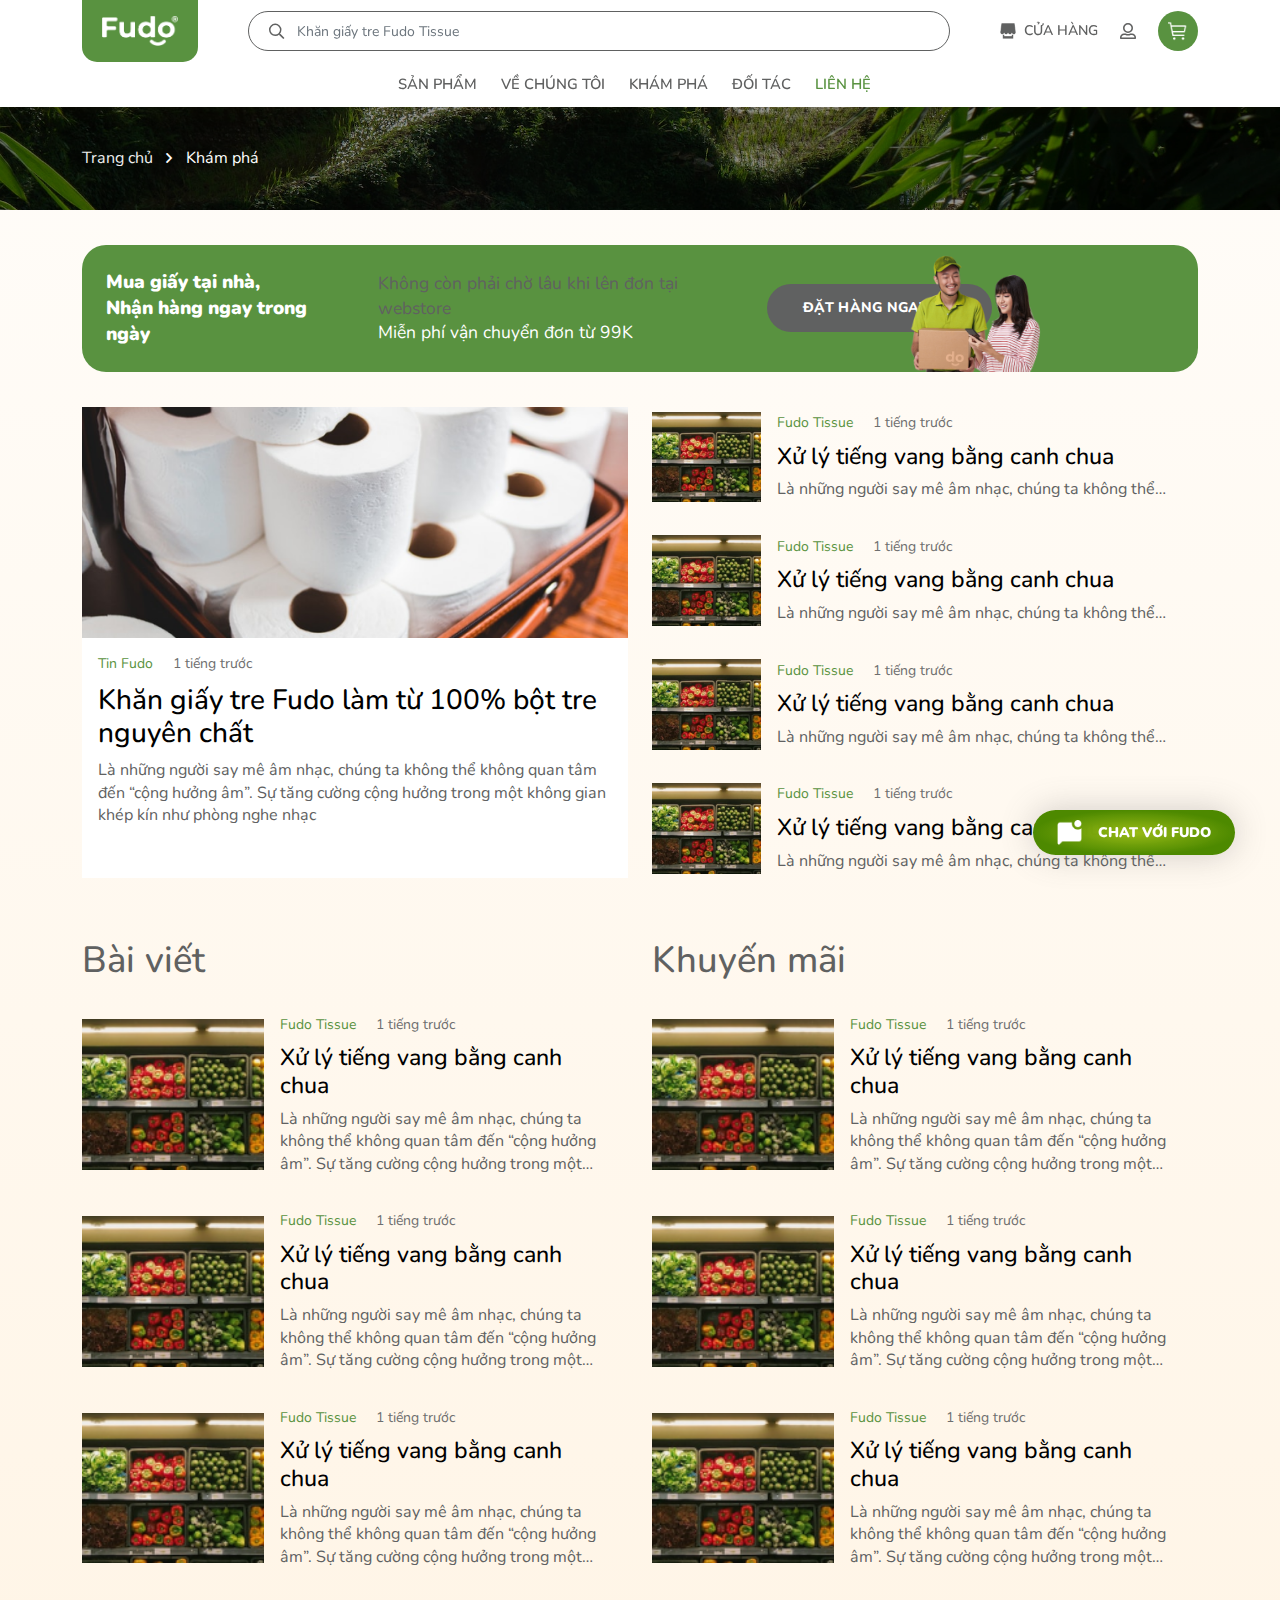
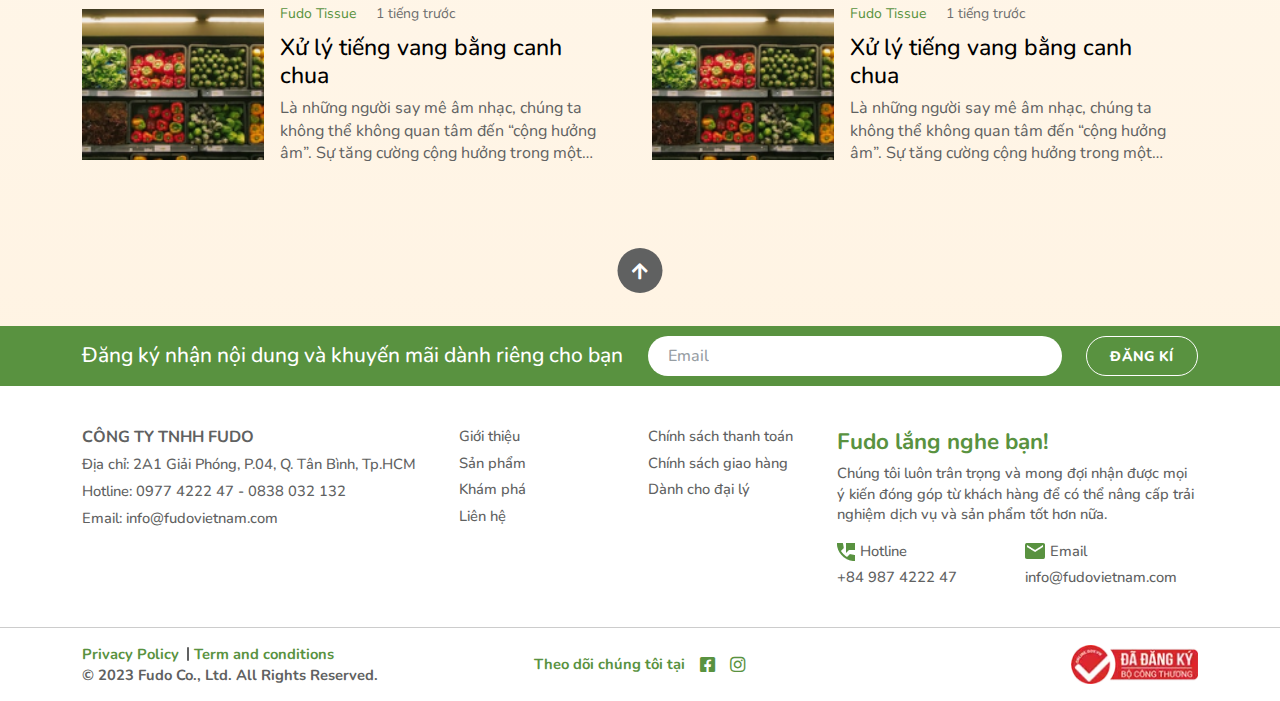
<file: post-grid.html>
<!DOCTYPE html>
<html lang="vi">
<head>
	<meta charset="UTF-8">
	<meta name="viewport"
		  content="width=device-width, user-scalable=no, initial-scale=1.0, maximum-scale=1.0, minimum-scale=1.0">

	<title>Template Fudo</title>
	<meta name="description" content="Template Fudo">
	<meta name="author" content="">

	<meta property="og:title" content="Template Fudo">
	<meta property="og:type" content="website">
	<meta property="og:url" content="">
	<meta property="og:description" content="Template Fudo">
	<meta property="og:image" content="">

	<link rel="preconnect" href="https://fonts.googleapis.com">
	<link rel="preconnect" href="https://fonts.gstatic.com" crossorigin>
	<link href="https://fonts.googleapis.com/css2?family=Montserrat+Alternates:ital,wght@0,100;0,200;0,300;0,400;0,500;0,600;0,700;0,800;0,900;1,100;1,200;1,300;1,400;1,500;1,600;1,700;1,800;1,900&display=swap"
		  rel="stylesheet">

	<link rel="icon" href="./assets/images/favicon.png">
	<link rel="apple-touch-icon" href="./assets/images/favicon.png">
	<link rel="stylesheet" href="./assets/plugins/bootstrap/css/bootstrap.min.css">
	<link rel="stylesheet" href="./assets/plugins/swiper/swiper-bundle.min.css">
	<link rel="stylesheet" href="./assets/plugins/fancybox/fancybox.min.css">
	<link rel="stylesheet" href="./assets/fonts/fontawesome/css/all.min.css">
	<link rel="stylesheet" href="./assets/css/base.css">
	<link rel="stylesheet" href="./assets/css/style.css">
</head>
<body>



<div class="modal fade modal-theme" id="popup-isLogin" data-bs-backdrop="static" data-bs-keyboard="false">
    <div class="modal-dialog modal-dialog-centered">
        <div class="modal-content">
            <div class="modal-header">
                <div class="modal-title">Nhập email mua hàng của bạn</div>
                <button type="button" class="modal-theme_close" data-bs-dismiss="modal">
                    <i class="fas fa-times-circle"></i>
                </button>
            </div>
            <div class="modal-body">
                <form action="" class="modal-theme_form vstack">
                    <div class="form-item">
                        <input type="text" class="form-control" placeholder="Người nhận *" value="Thiện">
                    </div>
                    <div class="form-item">
                        <input type="tel" minlength="10" maxlength="10" class="form-control"
                               placeholder="Số điện thoại *" value="0838032132">
                    </div>
                    <div class="form-item">
                        <input type="text" class="form-control" placeholder="Địa chỉ *"
                               value="2A1 Giải Phóng, phường 04, quận Tân Bình">
                    </div>
                    <div class="form-item">
                        <div class="form-check hstack">
                            <input class="form-check-input" checked type="checkbox" value="" id="ship1">
                            <label class="form-check-label" for="ship1">
                                GIAO HỎA TỐC trong ngày <br>
                                (Áp dụng riêng TP.HCM và Tp.Hà Nội)
                            </label>
                        </div>
                    </div>
                    <div class="form-item">
                        <button type="submit" class="button-theme button-theme_primary button-theme_large w-100">
                            <img src="./assets/images/icons/check-white.png" alt="">
                            XÁC NHẬN VÀ THANH TOÁN
                        </button>
                    </div>
                </form>
            </div>
        </div>
    </div>
</div>

<div class="modal fade modal-theme" id="popup-noLogin" data-bs-backdrop="static" data-bs-keyboard="false">
    <div class="modal-dialog modal-dialog-centered">
        <div class="modal-content">
            <div class="modal-header">
                <div class="modal-title">Nhập email mua hàng của bạn</div>
                <button type="button" class="modal-theme_close" data-bs-dismiss="modal">
                    <i class="fas fa-times-circle"></i>
                </button>
            </div>
            <div class="modal-body">
                <form action="" class="modal-theme_form vstack">
                    <div class="form-item">
                        <input type="email" class="form-control" placeholder="Email mua hàng *">
                    </div>
                    <div class="form-item form-desc form-desc_secondary">
                        Hãy điền chính xác Email vì Fudo sẽ tự động tạo và gửi thông tin tài khoản cho bạn
                    </div>
                    <div class="form-item form-desc">
                        Thông tin giao hàng
                    </div>
                    <div class="form-item">
                        <input type="text" class="form-control" placeholder="Người nhận *">
                    </div>
                    <div class="form-item">
                        <input type="tel" minlength="10" maxlength="10" class="form-control"
                               placeholder="Số điện thoại *">
                    </div>
                    <div class="form-item">
                        <input type="text" class="form-control" placeholder="Địa chỉ *">
                    </div>
                    <div class="form-item">
                        <div class="form-check hstack">
                            <input class="form-check-input" type="checkbox" value="" id="ship2">
                            <label class="form-check-label" for="ship2">
                                GIAO HỎA TỐC trong ngày <br>
                                (Áp dụng riêng TP.HCM và Tp.Hà Nội)
                            </label>
                        </div>
                    </div>
                    <div class="form-item">
                        <button type="submit" class="button-theme button-theme_dark button-theme_large w-100">
                            <img src="./assets/images/icons/check-white.png" alt="">
                            XÁC NHẬN VÀ THANH TOÁN
                        </button>
                    </div>
                </form>
            </div>
        </div>
    </div>
</div>

<div class="modal fade modal-user" id="popup-signup" data-bs-backdrop="static" data-bs-keyboard="false">
	<div class="modal-dialog modal-dialog-centered">
		<div class="modal-content">
			<div class="modal-header position-relative vstack align-items-center justify-content-center text-center border-bottom-0">
				<div class="modal-title">Đăng ký</div>
				<div class="modal-desc">
					Bạn đã có tài khoản? <a href="#popup-signin" data-bs-toggle="modal">Đăng nhập</a>
				</div>
				<button type="button" class="modal-user_close" data-bs-dismiss="modal">
					<i class="fas fa-times-circle"></i>
				</button>
			</div>
			<div class="modal-body">
				<form action="" class="modal-user_form">
					<div class="form-step vstack" id="step1">
						<div class="form-item">
							<label for="form-user_email" class="form-item_label">
								Email/SĐT
							</label>
							<input type="text" id="form-user_email" class="form-control form-item_input"
								   placeholder="Nhập Email/SĐT">
							<div class="form-input_warning">
								Vui lòng nhập email/sđt
							</div>
						</div>
						<div class="form-item mt-4 text-center">
							<button type="button"
									class="button-theme button-theme_primary button-theme_large buttonNextStep w-100">
								TIẾP TỤC
							</button>
						</div>
					</div>
					<div class="form-step vstack d-none" id="step2">
						<div class="form-item">
							<label for="form-user_otp" class="form-item_label">
								Nhập OTP
							</label>
							<input type="text" id="form-user_otp" class="form-control form-item_input"
								   placeholder="Nhập OTP">
							<div class="form-input_warning">
								Vui lòng nhập OTP
							</div>
							<div class="hstack justify-content-between">
								<a href="" class="form-user_back">
									Gửi lại mã OTP?
								</a>
								<a href="" class="form-user_back">
									Liên hệ SĐT
								</a>
							</div>
						</div>
						<div class="form-item mt-4 text-center">
							<button type="button"
									class="button-theme button-theme_primary button-theme_large buttonNextStep w-100">
								TIẾP TỤC
							</button>
							<br>
							<button type="button"
									class="buttonPrevStep form-user_back">
								Quay lại
							</button>
						</div>
					</div>
					<div class="form-step vstack d-none" id="step3">
						<div class="form-item">
							<label for="form-user_fullname" class="form-item_label">
								Nhập họ và tên
							</label>
							<div class="form-item_group">
								<input type="password" id="form-user_fullname" class="form-control form-item_input"
									   placeholder="Nhập họ và tên">
								<button type="button" class="form-item_button button-viewPass"><i
										class="fas fa-eye"></i>
								</button>
							</div>
							<div class="form-input_warning">
								Vui lòng nhập họ và tên
							</div>
						</div>
						<div class="form-item">
							<label for="form-user_password" class="form-item_label">
								Nhập mật khẩu
							</label>
							<div class="form-item_group">
								<input type="password" id="form-user_password" class="form-control form-item_input"
									   placeholder="Nhập mật khẩu">
								<button type="button" class="form-item_button button-viewPass"><i
										class="fas fa-eye"></i>
								</button>
							</div>
							<div class="form-input_warning">
								Vui lòng nhập mật khẩu xác nhận
							</div>
						</div>
						<div class="form-item">
							<label for="form-user_confirm" class="form-item_label">
								Nhập lại mật khẩu
							</label>
							<div class="form-item_group">
								<input type="password" id="form-user_confirm" class="form-control form-item_input"
									   placeholder="Nhập lại mật khẩu">
								<button type="button" class="form-item_button button-viewPass"><i
										class="fas fa-eye"></i>
								</button>
							</div>
							<div class="form-input_warning">
								Vui lòng nhập mật khẩu xác nhận
							</div>
						</div>
						<div class="form-item mt-4 text-center">
							<button type="submit"
									class="button-theme button-theme_primary button-theme_large buttonNextStep w-100">
								ĐĂNG KÝ TÀI KHOẢN
							</button>
							<br>
							<button type="button"
									class="buttonPrevStep form-user_back">
								Quay lại
							</button>
						</div>
					</div>
					<div class="modal-user_loading" id="modal-user_loading">
						<img src="./assets/images/icons/loading.gif" width="50" height="50" class="img-fluid"
							 alt="">
					</div>
				</form>
			</div>
		</div>
	</div>
</div>

<div class="modal fade modal-user" id="popup-signin" data-bs-backdrop="static" data-bs-keyboard="false">
    <div class="modal-dialog modal-dialog-centered">
        <div class="modal-content">
            <div class="modal-header position-relative vstack align-items-center justify-content-center text-center border-bottom-0">
                <div class="modal-title">Đăng nhập</div>
                <div class="modal-desc">
                    Bạn chưa có tài khoản? <a href="#popup-signup" data-bs-toggle="modal">Đăng ký</a>
                </div>
                <button type="button" class="modal-user_close" data-bs-dismiss="modal">
                    <i class="fas fa-times-circle"></i>
                </button>
            </div>
            <div class="modal-body">
                <form action="" class="modal-user_form vstack">
                    <div class="form-item">
                        <label for="" class="form-item_label">
                            Email/SĐT
                        </label>
                        <input type="text" id="" class="form-control form-item_input"
                               placeholder="Nhập Email/SĐT">
                    </div>
                    <div class="form-item">
                        <label for="" class="form-item_label">
                            Nhập mật khẩu
                        </label>
                        <div class="form-item_group">
                            <input type="password" id="" class="form-control form-item_input"
                                   placeholder="Nhập mật khẩu">
                            <button type="button" class="form-item_button button-viewPass"><i class="fas fa-eye"></i>
                            </button>
                        </div>
                    </div>
                    <div class="form-item text-center">
                        <button type="submit" class="button-theme button-theme_primary button-theme_large w-100">ĐĂNG NHẬP
                            TÀI KHOẢN
                        </button>
                    </div>
                </form>
            </div>
        </div>
    </div>
</div>


<div id="header" class="header bg-white position-fixed w-100 top-0 zi-10">
    <div class="container">
        <div class="header-grid position-relative zi-3 hstack">
            <div class="header-item">
                <a href="index.html" class="header-logo vstack">
                    <img src="./assets/images/logo.png" height="30px" width="76px" class="mw-100" alt="">
                </a>
            </div>
            <div class="header-item ms-auto ms-lg-0 flex-lg-grow-1" id="header-search">
                <button type="button" id="header-search_btn" class="header-search_btn d-lg-none d-flex">
                    <i class="far fa-search"></i>
                </button>
                <div class="header-search">
                    <form class="search-form position-relative hstack" action="">
                        <input type="text" class="search-form_input form-control"
                               placeholder="Khăn giấy tre Fudo Tissue">
                        <button type="submit" class="search-form_button"><i class="far fa-search"></i></button>
                    </form>
                </div>
            </div>
            <div class="header-item ms-0 ms-lg-auto">
                <div class="header-buttons hstack">
                    <a href="" class="header-button_item flex-shrink-0 header-button_store hstack">
                        <img src="./assets/images/icons/store-dark.png" width="16" height="16" class="img-fluid" alt="">
                        <span class="d-lg-flex d-none">
                            CỬA HÀNG
                        </span>
                    </a>
                    <div class="header-button_item flex-shrink-0 header-button_wrapper position-relative">
                        <a href="javascript:void(0)" class="header-button_user hstack">
                            <i class="far fa-user-alt"></i>
                        </a>
                        <ul class="user-list vstack">
							<li class="user-list_item">
								<a href="#popup-signup" data-bs-toggle="modal" class="user-list_btn hstack">
									<span class="user-list_item--icon">
										<img src="./assets/images/icons/sign-up.png" class="img-fluid" alt="">
									</span>
									Đăng ký
								</a>
							</li>
							<li class="user-list_item">
								<a href="#popup-signin" data-bs-toggle="modal" class="user-list_btn hstack">
									<span class="user-list_item--icon">
										<img src="./assets/images/icons/sign-in.png" class="img-fluid" alt="">
									</span>
									Đăng nhập
								</a>
							</li>
                            <li class="user-list_item">
                                <a href="" class="user-list_btn hstack">
                                    <span class="user-list_item--icon">
                                        <img src="./assets/images/icons/information.png" class="img-fluid" alt="">
                                    </span>
                                    Thông tin tài khoản
                                </a>
                            </li>
                            <li class="user-list_item">
                                <a href="" class="user-list_btn hstack">
                                    <span class="user-list_item--icon">
                                        <img src="./assets/images/icons/order-list.png" class="img-fluid" alt="">
                                    </span>
                                    Đơn hàng của tôi
                                </a>
                            </li>
                            <li class="user-list_item">
                                <a href="" class="user-list_btn hstack">
                                    <span class="user-list_item--icon">
                                        <img src="./assets/images/icons/signout.png" class="img-fluid" alt="">
                                    </span>
                                    Đăng xuất
                                </a>
                            </li>
                        </ul>
                    </div>
                    <a href="javascript:void(0)"
                       id="header-button_hamburger"
                       class="header-button_item flex-shrink-0 d-flex d-lg-none header-button_hamburger hstack">
                        <span></span>
                    </a>
                    <a href=""
                       class="header-button_item flex-shrink-0 header-button_cart rounded-circle hstack justify-content-center">
                        <img src="./assets/images/icons/cart-stroke.png" width="20" height="20" class="img-fluid"
                             alt="">
                    </a>
                </div>
            </div>
        </div>
        <ul class="header-navigation position-relative zi-2 hstack justify-content-center container" id="header-navigation">
            <li class="navigation-item">
                <a href="all-product.html" class="navigation-item_btn">
                    SẢN PHẨM
                </a>
            </li>
            <li class="navigation-item">
                <a href="aboutus.html" class="navigation-item_btn">
                    VỀ CHÚNG TÔI
                </a>
            </li>
            <li class="navigation-item">
                <a href="post-grid.html" class="navigation-item_btn">
                    KHÁM PHÁ
                </a>
            </li>
            <li class="navigation-item">
                <a href="partner.html" class="navigation-item_btn">
                    ĐỐI TÁC
                </a>
            </li>
            <li class="navigation-item">
                <a href="contact.html" class="navigation-item_btn active">
                    LIÊN HỆ
                </a>
            </li>
        </ul>
    </div>
</div>
<div class="bg-overlay"></div>

<div id="main" class="main page-post background-page">
	<div class="section-breadcrumb background-cover" style="background-image: url('./assets/images/breadcrumb-bg.jpg')">
		<div class="container">
			<ol class="breadcrumb mb-0">
				<li class="breadcrumb-item"><a href="#">Trang chủ</a></li>
				<li class="breadcrumb-item active">Khám phá</li>
			</ol>
		</div>
	</div>
	<div class="section-gap">
		<div class="container">
			<div class="heading-decor position-relative">
				<div class="row">
					<div class="col-lg-10">
						<div class="heading-decor_content hstack">
							<div class="heading-title">
								Mua giấy tại nhà,<br>Nhận hàng ngay trong ngày
							</div>
							<div class="heading-description">
								Không còn phải chờ lâu khi lên đơn tại webstore<br>
								<span>Miễn phí vận chuyển đơn từ 99K</span>
							</div>
							<div class="heading-button">
								<a class="button-theme button-theme_dark button-theme_large" href="">
									ĐẶT HÀNG NGAY <img src="./assets/images/icons/store.png" alt="">
								</a>
							</div>
						</div>
					</div>
				</div>
				<div class="heading-decor_image position-absolute top-0 bottom-0">
					<img src="./assets/images/demo-5.png" class="h-100 mw-100" alt="">
				</div>
			</div>
		</div>
	</div>
	<div class="post-inner">
		<div class="container">
			<div class="row g-4">
				<div class="col-lg-6">
					<div class="post-card h-100 rounded-0 card border-0">
						<a href="post-detail.html" class="card-image_wrapper">
							<div class="ratio card-image_ratio">
								<img src="./assets/images/article/article-large.png"
									 class="card-img-top rounded-0 transition-default img-fluid"
									 alt="">
							</div>
						</a>
						<div class="card-body transition-default zi-2 vstack">
							<div class="card-meta hstack">
								<div class="card-meta_item card-meta_category">
									<a href="post-grid.html">
										Tin Fudo
									</a>
								</div>
								<div class="card-meta_item">
									1 tiếng trước
								</div>
							</div>
							<a href=""
							   class="d-inline-flex flex-column align-middle overflow-hidden position-relative">
								<div class="card-title limit">
									Khăn giấy tre Fudo làm từ 100% bột tre nguyên chất
								</div>
							</a>
							<div class="card-desc limit">
								Là những người say mê âm nhạc, chúng ta không thể không quan tâm đến “cộng hưởng
								âm”. Sự tăng cường cộng hưởng trong một không gian khép kín như phòng nghe nhạc
							</div>
						</div>
					</div>
				</div>
				<div class="col-lg-6">
					<div class="post-list vstack">
						<div class="post-list_item">
							<div class="post-card h-100 rounded-0 card border-0 hstack">
								<a href="post-detail.html" class="card-image_wrapper">
									<div class="ratio card-image_ratio">
										<img src="./assets/images/article/article-small.png"
											 class="card-img-top rounded-0 transition-default img-fluid"
											 alt="">
									</div>
								</a>
								<div class="card-body transition-default zi-2 vstack">
									<div class="card-meta hstack">
										<div class="card-meta_item card-meta_category">
											<a href="post-grid.html">
												Fudo Tissue
											</a>
										</div>
										<div class="card-meta_item">
											1 tiếng trước
										</div>
									</div>
									<a href=""
									   class="d-inline-flex flex-column align-middle overflow-hidden position-relative">
										<div class="card-title limit">
											Xử lý tiếng vang bằng canh chua
										</div>
									</a>
									<div class="card-desc limit">
										Là những người say mê âm nhạc, chúng ta không thể không quan tâm đến “cộng hưởng
										âm”. Sự tăng cường cộng hưởng trong một không gian khép kín như phòng nghe nhạc
									</div>
								</div>
							</div>
						</div>
						<div class="post-list_item">
							<div class="post-card h-100 rounded-0 card border-0 hstack">
								<a href="post-detail.html" class="card-image_wrapper">
									<div class="ratio card-image_ratio">
										<img src="./assets/images/article/article-small.png"
											 class="card-img-top rounded-0 transition-default img-fluid"
											 alt="">
									</div>
								</a>
								<div class="card-body transition-default zi-2 vstack">
									<div class="card-meta hstack">
										<div class="card-meta_item card-meta_category">
											<a href="post-grid.html">
												Fudo Tissue
											</a>
										</div>
										<div class="card-meta_item">
											1 tiếng trước
										</div>
									</div>
									<a href=""
									   class="d-inline-flex flex-column align-middle overflow-hidden position-relative">
										<div class="card-title limit">
											Xử lý tiếng vang bằng canh chua
										</div>
									</a>
									<div class="card-desc limit">
										Là những người say mê âm nhạc, chúng ta không thể không quan tâm đến “cộng hưởng
										âm”. Sự tăng cường cộng hưởng trong một không gian khép kín như phòng nghe nhạc
									</div>
								</div>
							</div>
						</div>
						<div class="post-list_item">
							<div class="post-card h-100 rounded-0 card border-0 hstack">
								<a href="post-detail.html" class="card-image_wrapper">
									<div class="ratio card-image_ratio">
										<img src="./assets/images/article/article-small.png"
											 class="card-img-top rounded-0 transition-default img-fluid"
											 alt="">
									</div>
								</a>
								<div class="card-body transition-default zi-2 vstack">
									<div class="card-meta hstack">
										<div class="card-meta_item card-meta_category">
											<a href="post-grid.html">
												Fudo Tissue
											</a>
										</div>
										<div class="card-meta_item">
											1 tiếng trước
										</div>
									</div>
									<a href=""
									   class="d-inline-flex flex-column align-middle overflow-hidden position-relative">
										<div class="card-title limit">
											Xử lý tiếng vang bằng canh chua
										</div>
									</a>
									<div class="card-desc limit">
										Là những người say mê âm nhạc, chúng ta không thể không quan tâm đến “cộng hưởng
										âm”. Sự tăng cường cộng hưởng trong một không gian khép kín như phòng nghe nhạc
									</div>
								</div>
							</div>
						</div>
						<div class="post-list_item">
							<div class="post-card h-100 rounded-0 card border-0 hstack">
								<a href="post-detail.html" class="card-image_wrapper">
									<div class="ratio card-image_ratio">
										<img src="./assets/images/article/article-small.png"
											 class="card-img-top rounded-0 transition-default img-fluid"
											 alt="">
									</div>
								</a>
								<div class="card-body transition-default zi-2 vstack">
									<div class="card-meta hstack">
										<div class="card-meta_item card-meta_category">
											<a href="post-grid.html">
												Fudo Tissue
											</a>
										</div>
										<div class="card-meta_item">
											1 tiếng trước
										</div>
									</div>
									<a href=""
									   class="d-inline-flex flex-column align-middle overflow-hidden position-relative">
										<div class="card-title limit">
											Xử lý tiếng vang bằng canh chua
										</div>
									</a>
									<div class="card-desc limit">
										Là những người say mê âm nhạc, chúng ta không thể không quan tâm đến “cộng hưởng
										âm”. Sự tăng cường cộng hưởng trong một không gian khép kín như phòng nghe nhạc
									</div>
								</div>
							</div>
						</div>
					</div>
				</div>
			</div>
		</div>
	</div>
	<div class="section-gap">
		<div class="container">
			<div class="row g-4">
				<div class="col-lg-6">
					<div class="section-heading my-lg-4">
						<div class="heading-title">
							Bài viết
						</div>
					</div>
					<div class="post-list post-list_large vstack">
						<div class="post-list_item">
							<div class="post-card h-100 rounded-0 card border-0 hstack">
								<a href="post-detail.html" class="card-image_wrapper">
									<div class="ratio card-image_ratio">
										<img src="./assets/images/article/article-small.png"
											 class="card-img-top rounded-0 transition-default img-fluid"
											 alt="">
									</div>
								</a>
								<div class="card-body transition-default zi-2 vstack">
									<div class="card-meta hstack">
										<div class="card-meta_item card-meta_category">
											<a href="post-grid.html">
												Fudo Tissue
											</a>
										</div>
										<div class="card-meta_item">
											1 tiếng trước
										</div>
									</div>
									<a href=""
									   class="d-inline-flex flex-column align-middle overflow-hidden position-relative">
										<div class="card-title limit">
											Xử lý tiếng vang bằng canh chua
										</div>
									</a>
									<div class="card-desc limit">
										Là những người say mê âm nhạc, chúng ta không thể không quan tâm đến “cộng hưởng
										âm”. Sự tăng cường cộng hưởng trong một không gian khép kín như phòng nghe nhạc
									</div>
								</div>
							</div>
						</div>
						<div class="post-list_item">
							<div class="post-card h-100 rounded-0 card border-0 hstack">
								<a href="post-detail.html" class="card-image_wrapper">
									<div class="ratio card-image_ratio">
										<img src="./assets/images/article/article-small.png"
											 class="card-img-top rounded-0 transition-default img-fluid"
											 alt="">
									</div>
								</a>
								<div class="card-body transition-default zi-2 vstack">
									<div class="card-meta hstack">
										<div class="card-meta_item card-meta_category">
											<a href="post-grid.html">
												Fudo Tissue
											</a>
										</div>
										<div class="card-meta_item">
											1 tiếng trước
										</div>
									</div>
									<a href=""
									   class="d-inline-flex flex-column align-middle overflow-hidden position-relative">
										<div class="card-title limit">
											Xử lý tiếng vang bằng canh chua
										</div>
									</a>
									<div class="card-desc limit">
										Là những người say mê âm nhạc, chúng ta không thể không quan tâm đến “cộng hưởng
										âm”. Sự tăng cường cộng hưởng trong một không gian khép kín như phòng nghe nhạc
									</div>
								</div>
							</div>
						</div>
						<div class="post-list_item">
							<div class="post-card h-100 rounded-0 card border-0 hstack">
								<a href="post-detail.html" class="card-image_wrapper">
									<div class="ratio card-image_ratio">
										<img src="./assets/images/article/article-small.png"
											 class="card-img-top rounded-0 transition-default img-fluid"
											 alt="">
									</div>
								</a>
								<div class="card-body transition-default zi-2 vstack">
									<div class="card-meta hstack">
										<div class="card-meta_item card-meta_category">
											<a href="post-grid.html">
												Fudo Tissue
											</a>
										</div>
										<div class="card-meta_item">
											1 tiếng trước
										</div>
									</div>
									<a href=""
									   class="d-inline-flex flex-column align-middle overflow-hidden position-relative">
										<div class="card-title limit">
											Xử lý tiếng vang bằng canh chua
										</div>
									</a>
									<div class="card-desc limit">
										Là những người say mê âm nhạc, chúng ta không thể không quan tâm đến “cộng hưởng
										âm”. Sự tăng cường cộng hưởng trong một không gian khép kín như phòng nghe nhạc
									</div>
								</div>
							</div>
						</div>
						<div class="post-list_item">
							<div class="post-card h-100 rounded-0 card border-0 hstack">
								<a href="post-detail.html" class="card-image_wrapper">
									<div class="ratio card-image_ratio">
										<img src="./assets/images/article/article-small.png"
											 class="card-img-top rounded-0 transition-default img-fluid"
											 alt="">
									</div>
								</a>
								<div class="card-body transition-default zi-2 vstack">
									<div class="card-meta hstack">
										<div class="card-meta_item card-meta_category">
											<a href="post-grid.html">
												Fudo Tissue
											</a>
										</div>
										<div class="card-meta_item">
											1 tiếng trước
										</div>
									</div>
									<a href=""
									   class="d-inline-flex flex-column align-middle overflow-hidden position-relative">
										<div class="card-title limit">
											Xử lý tiếng vang bằng canh chua
										</div>
									</a>
									<div class="card-desc limit">
										Là những người say mê âm nhạc, chúng ta không thể không quan tâm đến “cộng hưởng
										âm”. Sự tăng cường cộng hưởng trong một không gian khép kín như phòng nghe nhạc
									</div>
								</div>
							</div>
						</div>
					</div>
				</div>
				<div class="col-lg-6">
					<div class="section-heading my-lg-4">
						<div class="heading-title">
							Khuyến mãi
						</div>
					</div>
					<div class="post-list post-list_large vstack">
						<div class="post-list_item">
							<div class="post-card h-100 rounded-0 card border-0 hstack">
								<a href="post-detail.html" class="card-image_wrapper">
									<div class="ratio card-image_ratio">
										<img src="./assets/images/article/article-small.png"
											 class="card-img-top rounded-0 transition-default img-fluid"
											 alt="">
									</div>
								</a>
								<div class="card-body transition-default zi-2 vstack">
									<div class="card-meta hstack">
										<div class="card-meta_item card-meta_category">
											<a href="post-grid.html">
												Fudo Tissue
											</a>
										</div>
										<div class="card-meta_item">
											1 tiếng trước
										</div>
									</div>
									<a href=""
									   class="d-inline-flex flex-column align-middle overflow-hidden position-relative">
										<div class="card-title limit">
											Xử lý tiếng vang bằng canh chua
										</div>
									</a>
									<div class="card-desc limit">
										Là những người say mê âm nhạc, chúng ta không thể không quan tâm đến “cộng hưởng
										âm”. Sự tăng cường cộng hưởng trong một không gian khép kín như phòng nghe nhạc
									</div>
								</div>
							</div>
						</div>
						<div class="post-list_item">
							<div class="post-card h-100 rounded-0 card border-0 hstack">
								<a href="post-detail.html" class="card-image_wrapper">
									<div class="ratio card-image_ratio">
										<img src="./assets/images/article/article-small.png"
											 class="card-img-top rounded-0 transition-default img-fluid"
											 alt="">
									</div>
								</a>
								<div class="card-body transition-default zi-2 vstack">
									<div class="card-meta hstack">
										<div class="card-meta_item card-meta_category">
											<a href="post-grid.html">
												Fudo Tissue
											</a>
										</div>
										<div class="card-meta_item">
											1 tiếng trước
										</div>
									</div>
									<a href=""
									   class="d-inline-flex flex-column align-middle overflow-hidden position-relative">
										<div class="card-title limit">
											Xử lý tiếng vang bằng canh chua
										</div>
									</a>
									<div class="card-desc limit">
										Là những người say mê âm nhạc, chúng ta không thể không quan tâm đến “cộng hưởng
										âm”. Sự tăng cường cộng hưởng trong một không gian khép kín như phòng nghe nhạc
									</div>
								</div>
							</div>
						</div>
						<div class="post-list_item">
							<div class="post-card h-100 rounded-0 card border-0 hstack">
								<a href="post-detail.html" class="card-image_wrapper">
									<div class="ratio card-image_ratio">
										<img src="./assets/images/article/article-small.png"
											 class="card-img-top rounded-0 transition-default img-fluid"
											 alt="">
									</div>
								</a>
								<div class="card-body transition-default zi-2 vstack">
									<div class="card-meta hstack">
										<div class="card-meta_item card-meta_category">
											<a href="post-grid.html">
												Fudo Tissue
											</a>
										</div>
										<div class="card-meta_item">
											1 tiếng trước
										</div>
									</div>
									<a href=""
									   class="d-inline-flex flex-column align-middle overflow-hidden position-relative">
										<div class="card-title limit">
											Xử lý tiếng vang bằng canh chua
										</div>
									</a>
									<div class="card-desc limit">
										Là những người say mê âm nhạc, chúng ta không thể không quan tâm đến “cộng hưởng
										âm”. Sự tăng cường cộng hưởng trong một không gian khép kín như phòng nghe nhạc
									</div>
								</div>
							</div>
						</div>
						<div class="post-list_item">
							<div class="post-card h-100 rounded-0 card border-0 hstack">
								<a href="post-detail.html" class="card-image_wrapper">
									<div class="ratio card-image_ratio">
										<img src="./assets/images/article/article-small.png"
											 class="card-img-top rounded-0 transition-default img-fluid"
											 alt="">
									</div>
								</a>
								<div class="card-body transition-default zi-2 vstack">
									<div class="card-meta hstack">
										<div class="card-meta_item card-meta_category">
											<a href="post-grid.html">
												Fudo Tissue
											</a>
										</div>
										<div class="card-meta_item">
											1 tiếng trước
										</div>
									</div>
									<a href=""
									   class="d-inline-flex flex-column align-middle overflow-hidden position-relative">
										<div class="card-title limit">
											Xử lý tiếng vang bằng canh chua
										</div>
									</a>
									<div class="card-desc limit">
										Là những người say mê âm nhạc, chúng ta không thể không quan tâm đến “cộng hưởng
										âm”. Sự tăng cường cộng hưởng trong một không gian khép kín như phòng nghe nhạc
									</div>
								</div>
							</div>
						</div>
					</div>
				</div>
			</div>
		</div>
	</div>
</div>

<footer id="footer" class="footer position-relative">
    <div class="footer-return text-center">
        <button type="button" id="return-top"
                class="footer-return_button rounded-circle border-0 outline align-middle d-inline-flex align-items-center justify-content-center">
            <i class="fas fa-arrow-up"></i>
        </button>
    </div>
    <div class="footer-subscribe">
        <div class="container">
            <div class="row g-3 align-items-center">
                <div class="col-lg-6">
                    <div class="subscribe-text text-white">
                        Đăng ký nhận nội dung và khuyến mãi dành riêng cho bạn
                    </div>
                </div>
                <div class="col-lg-6">
                    <form action="">
                        <div class="subscribe-form hstack">
                            <input type="text" class="form-control" placeholder="Email">
                            <button type="submit" class="button-theme button-theme_primary__outline">
                                ĐĂNG KÍ
                            </button>
                        </div>
                    </form>
                </div>
            </div>
        </div>
    </div>
    <div class="footer-information">
        <div class="container">
            <div class="row g-3">
                <div class="col-lg-4">
                    <div class="footer-sub">
                        CÔNG TY TNHH FUDO
                    </div>
                    <div class="footer-link vstack">
                        <div class="footer-link_item">
                            Địa chỉ: <a href="https://goo.gl/maps/LUdqKtQyPrD63pG57" target="_blank">
                            2A1 Giải Phóng, P.04, Q. Tân Bình, Tp.HCM
                        </a>
                        </div>
                        <div class="footer-link_item">
                            Hotline: <a href="tel:0977422247">0977 4222 47</a> - <a href="tel:0838032132">0838 032
                            132</a>
                        </div>
                        <div class="footer-link_item">
                            Email: <a href="mailto:info@fudovietnam.com">info@fudovietnam.com</a>
                        </div>
                    </div>
                </div>
                <div class="col-lg-4">
                    <div class="row g-3">
                        <div class="col-sm-6">
                            <div class="footer-link vstack">
                                <div class="footer-link_item">
                                    <a href="">Giới thiệu</a>
                                </div>
                                <div class="footer-link_item">
                                    <a href="">Sản phẩm</a>
                                </div>
                                <div class="footer-link_item">
                                    <a href="">Khám phá</a>
                                </div>
                                <div class="footer-link_item">
                                    <a href="">Liên hệ</a>
                                </div>
                            </div>
                        </div>
                        <div class="col-sm-6">
                            <div class="footer-link vstack">
                                <div class="footer-link_item">
                                    <a href="">Chính sách thanh toán</a>
                                </div>
                                <div class="footer-link_item">
                                    <a href="">Chính sách giao hàng</a>
                                </div>
                                <div class="footer-link_item">
                                    <a href="">Dành cho đại lý</a>
                                </div>
                            </div>
                        </div>
                    </div>
                </div>
                <div class="col-lg-4">
                    <div class="footer-title">
                        Fudo lắng nghe bạn!
                    </div>
                    <div class="footer-text">
                        Chúng tôi luôn trân trọng và mong đợi nhận được mọi ý kiến đóng góp từ khách hàng để có thể
                        nâng
                        cấp trải nghiệm dịch vụ và sản phẩm tốt hơn nữa.
                    </div>
                    <div class="footer-contact hstack">
                        <div class="footer-contact_item vstack">
                            <div class="footer-contact_item--top hstack">
                                <img src="./assets/images/icons/phone-primary.png" class="img-fluid" alt="">
                                Hotline
                            </div>
                            <div class="footer-contact_item--bottom">
                                <a href="tel:+84987422247">
                                    +84 987 4222 47
                                </a>
                            </div>
                        </div>
                        <div class="footer-contact_item vstack">
                            <div class="footer-contact_item--top hstack">
                                <img src="./assets/images/icons/envelope-primary.png" class="img-fluid" alt="">
                                Email
                            </div>
                            <div class="footer-contact_item--bottom">
                                <a href="info@fudovietnam.com">
                                    info@fudovietnam.com
                                </a>
                            </div>
                        </div>
                    </div>
                </div>
            </div>
        </div>
    </div>
    <div class="footer-description">
        <div class="container">
            <div class="row g-3 align-items-center">
                <div class="col-lg-4">
                    <div class="footer-block">
                        <div class="footer-policy hstack">
                            <a href="" class="d-inline-flex align-middle position-relative">
                                Privacy Policy
                            </a>
                            <a href="" class="d-inline-flex align-middle position-relative">
                                Term and conditions
                            </a>
                        </div>
                        <div class="footer-copyright">
                            © 2023 Fudo Co., Ltd. All Rights Reserved.
                        </div>
                    </div>
                </div>
                <div class="col-lg-4">
                    <div class="footer-social hstack justify-content-center">
                        <div class="footer-social_text">
                            Theo dõi chúng tôi tại
                        </div>
                        <div class="footer-social_list hstack justify-content-center">
                            <a href="" class="d-inline-flex align-middle">
                                <i class="fab fa-facebook-square"></i>
                            </a>
                            <a href="" class="d-inline-flex align-middle">
                                <i class="fab fa-instagram"></i>
                            </a>
                        </div>
                    </div>
                </div>
                <div class="col-lg-4">
                    <div class="text-center text-lg-end">
                        <a href="" class="d-inline-flex align-middle">
                            <img src="./assets/images/dk-bct.png" height="39" width="126" class="w-auto mw-100"
                                 alt="">
                        </a>
                    </div>
                </div>
            </div>
        </div>
    </div>
</footer>

<div class="floating-chat">
	<a href="" class="floating-chat_btn">
		<img src="/assets/images/icons/chat.png" width="25px" height="25px" alt="" class="img-fluid">
		CHAT VỚI FUDO
	</a>
</div>


<script type="text/javascript" src="./assets/plugins/jquery.min.js"></script>
<script type="text/javascript"
		src="./assets/plugins/bootstrap/js/bootstrap.bundle.min.js"></script>
<script type="text/javascript" src="./assets/plugins/swiper/swiper-bundle.min.js"></script>
<script type="text/javascript" src="./assets/plugins/fancybox/fancybox.min.js"></script>
<script type="module" src="./assets/js/app.js"></script>
</body>
</html>
</file>
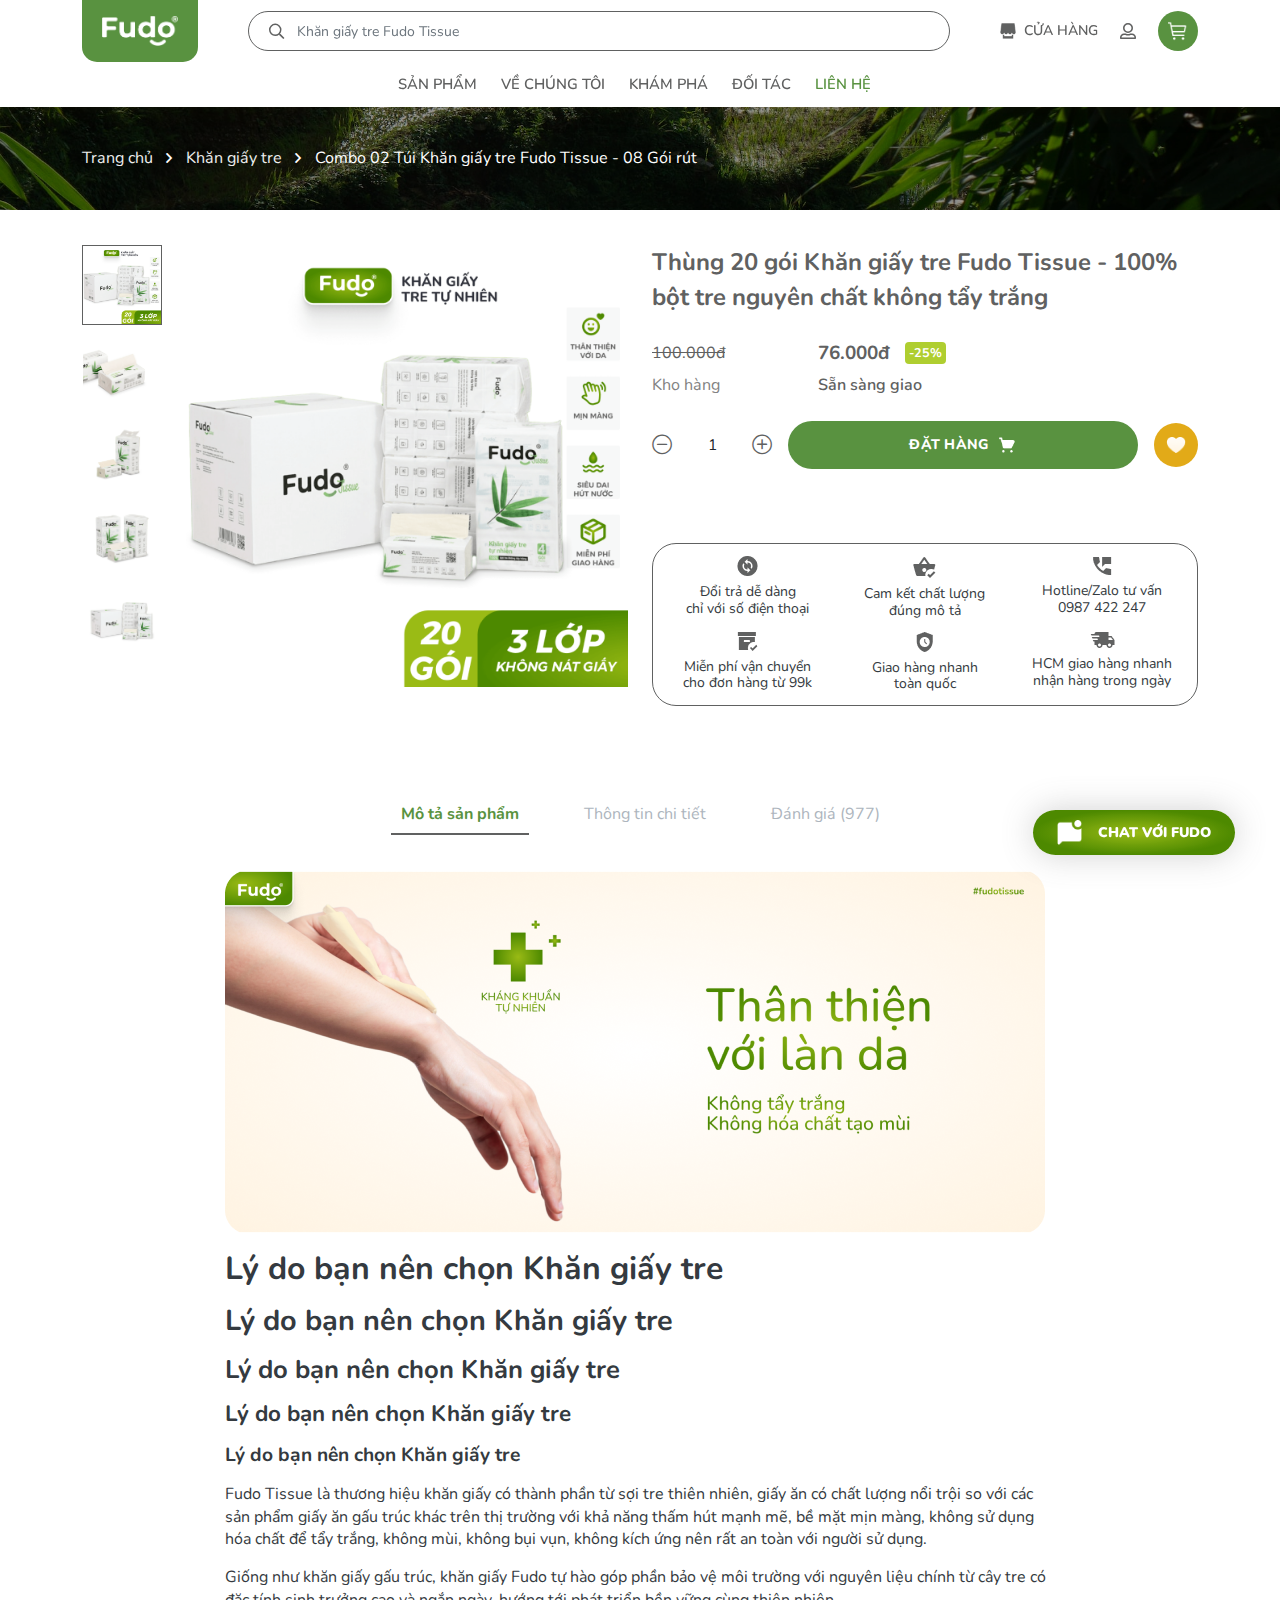
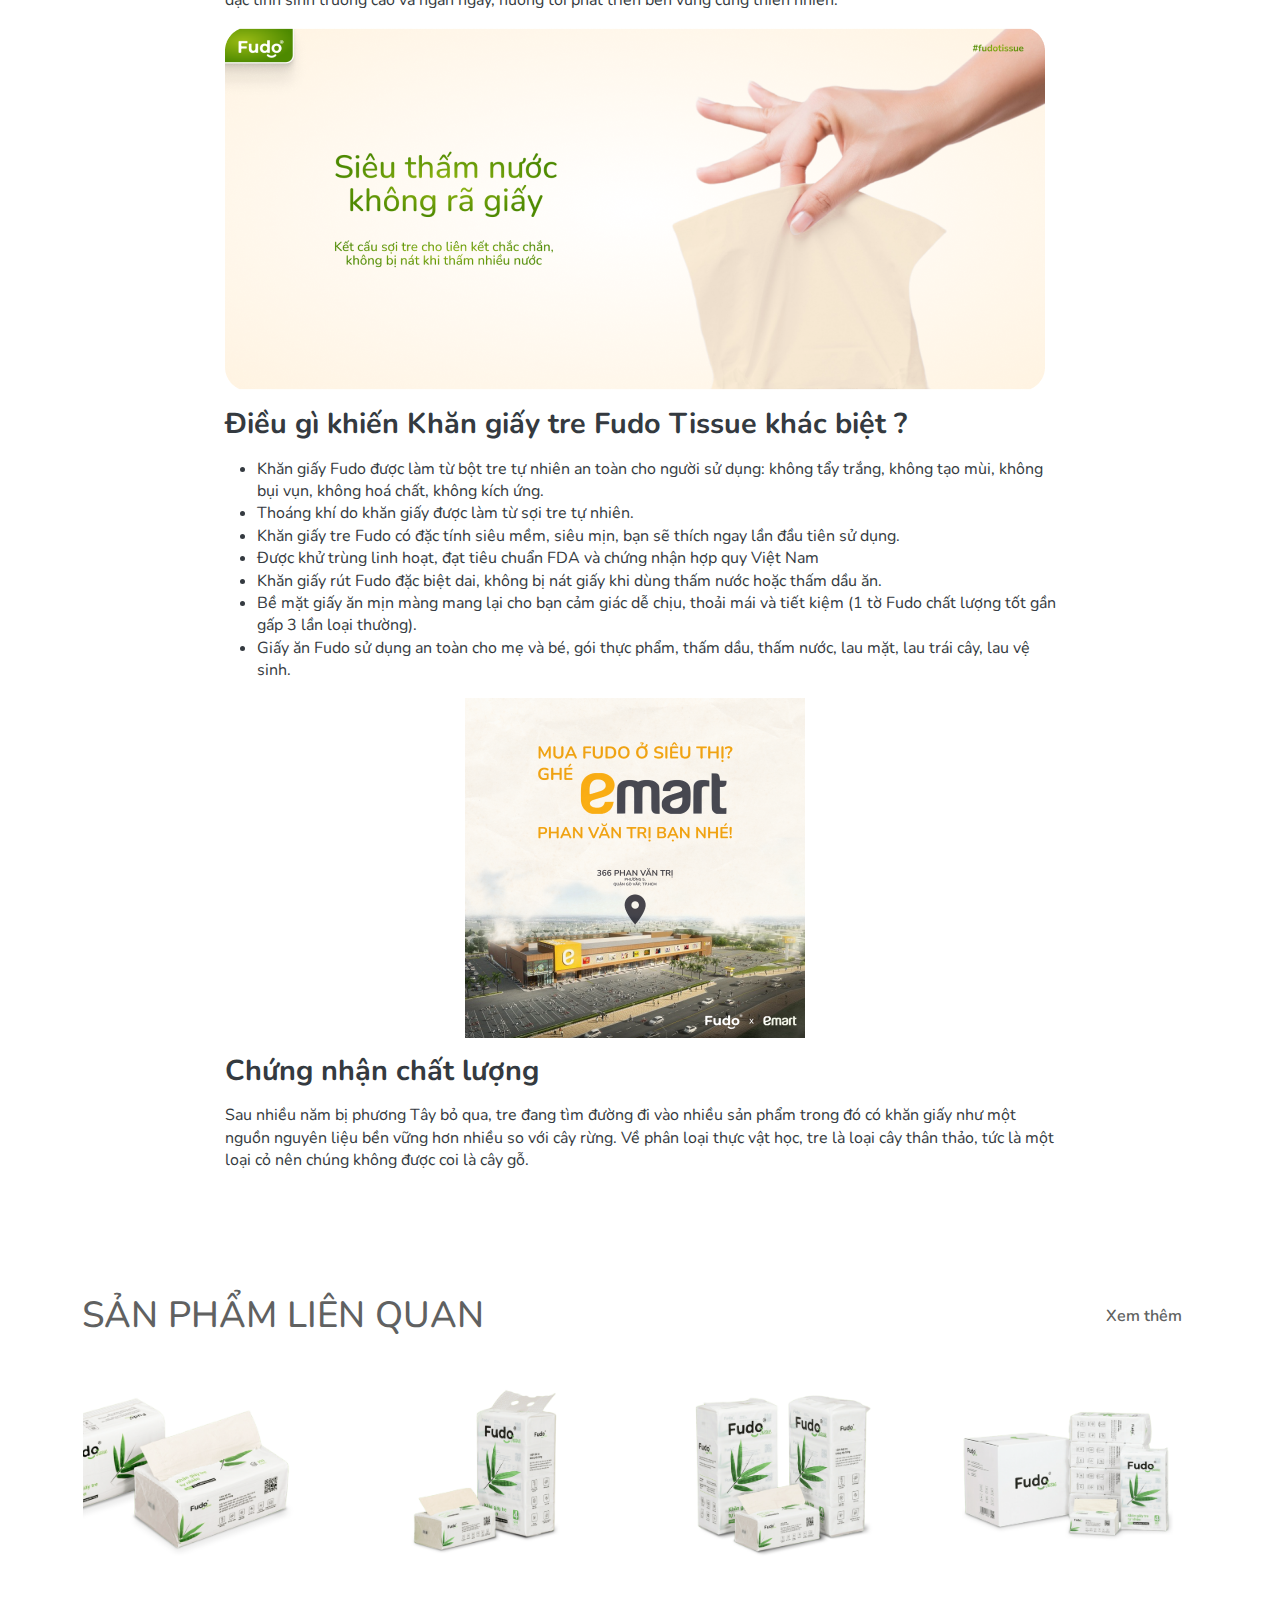
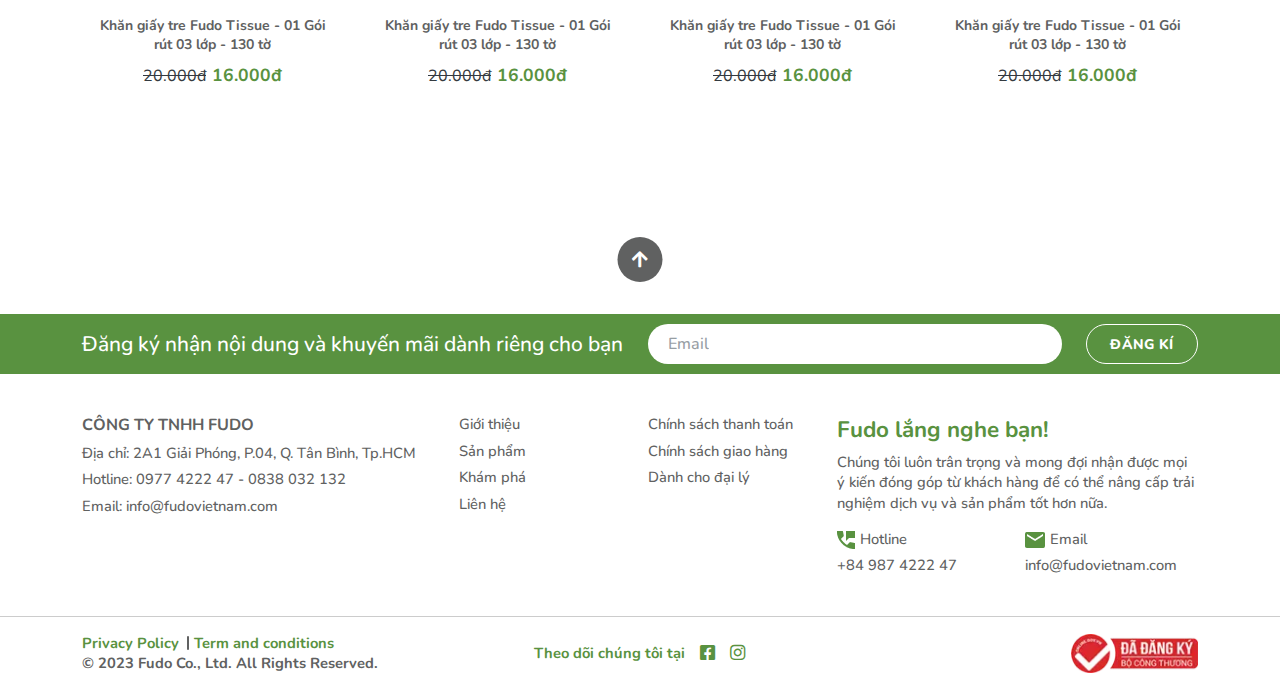
<file: product-detail.html>
<!DOCTYPE html>
<html lang="vi">
<head>
	<meta charset="UTF-8">
	<meta name="viewport"
	      content="width=device-width, user-scalable=no, initial-scale=1.0, maximum-scale=1.0, minimum-scale=1.0">

	<title>Template Fudo</title>
	<meta name="description" content="Template Fudo">
	<meta name="author" content="">

	<meta property="og:title" content="Template Fudo">
	<meta property="og:type" content="website">
	<meta property="og:url" content="">
	<meta property="og:description" content="Template Fudo">
	<meta property="og:image" content="">

	<link rel="preconnect" href="https://fonts.googleapis.com">
	<link rel="preconnect" href="https://fonts.gstatic.com" crossorigin>
	<link href="https://fonts.googleapis.com/css2?family=Montserrat+Alternates:ital,wght@0,100;0,200;0,300;0,400;0,500;0,600;0,700;0,800;0,900;1,100;1,200;1,300;1,400;1,500;1,600;1,700;1,800;1,900&display=swap"
	      rel="stylesheet">

	<link rel="icon" href="./assets/images/favicon.png">
	<link rel="apple-touch-icon" href="./assets/images/favicon.png">
	<link rel="stylesheet" href="./assets/plugins/bootstrap/css/bootstrap.min.css">
	<link rel="stylesheet" href="./assets/plugins/swiper/swiper-bundle.min.css">
	<link rel="stylesheet" href="./assets/plugins/fancybox/fancybox.min.css">
	<link rel="stylesheet" href="./assets/fonts/fontawesome/css/all.min.css">
	<link rel="stylesheet" href="./assets/css/base.css">
	<link rel="stylesheet" href="./assets/css/style.css">
</head>
<body>

<div class="modal fade modal-theme" id="popup-isLogin" data-bs-backdrop="static" data-bs-keyboard="false">
	<div class="modal-dialog modal-dialog-centered">
		<div class="modal-content">
			<div class="modal-header">
				<div class="modal-title">Nhập email mua hàng của bạn</div>
				<button type="button" class="modal-theme_close" data-bs-dismiss="modal">
					<i class="fas fa-times-circle"></i>
				</button>
			</div>
			<div class="modal-body">
				<form action="" class="modal-theme_form vstack">
					<div class="form-item">
						<input type="text" class="form-control" placeholder="Người nhận *" value="Thiện">
					</div>
					<div class="form-item">
						<input type="tel" minlength="10" maxlength="10" class="form-control"
						       placeholder="Số điện thoại *" value="0838032132">
					</div>
					<div class="form-item">
						<input type="text" class="form-control" placeholder="Địa chỉ *"
						       value="2A1 Giải Phóng, phường 04, quận Tân Bình">
					</div>
					<div class="form-item">
						<div class="form-check hstack">
							<input class="form-check-input" checked type="checkbox" value="" id="ship1">
							<label class="form-check-label" for="ship1">
								GIAO HỎA TỐC trong ngày <br>
								(Áp dụng riêng TP.HCM và Tp.Hà Nội)
							</label>
						</div>
					</div>
					<div class="form-item">
						<button type="submit" class="button-theme button-theme_primary button-theme_large w-100">
							<img src="./assets/images/icons/check-white.png" alt="">
							XÁC NHẬN VÀ THANH TOÁN
						</button>
					</div>
				</form>
			</div>
		</div>
	</div>
</div>

<div class="modal fade modal-theme" id="popup-noLogin" data-bs-backdrop="static" data-bs-keyboard="false">
	<div class="modal-dialog modal-dialog-centered">
		<div class="modal-content">
			<div class="modal-header">
				<div class="modal-title">Nhập email mua hàng của bạn</div>
				<button type="button" class="modal-theme_close" data-bs-dismiss="modal">
					<i class="fas fa-times-circle"></i>
				</button>
			</div>
			<div class="modal-body">
				<form action="" class="modal-theme_form vstack">
					<div class="form-item">
						<input type="email" class="form-control" placeholder="Email mua hàng *">
					</div>
					<div class="form-item form-desc form-desc_secondary">
						Hãy điền chính xác Email vì Fudo sẽ tự động tạo và gửi thông tin tài khoản cho bạn
					</div>
					<div class="form-item form-desc">
						Thông tin giao hàng
					</div>
					<div class="form-item">
						<input type="text" class="form-control" placeholder="Người nhận *">
					</div>
					<div class="form-item">
						<input type="tel" minlength="10" maxlength="10" class="form-control"
						       placeholder="Số điện thoại *">
					</div>
					<div class="form-item">
						<input type="text" class="form-control" placeholder="Địa chỉ *">
					</div>
					<div class="form-item">
						<div class="form-check hstack">
							<input class="form-check-input" type="checkbox" value="" id="ship2">
							<label class="form-check-label" for="ship2">
								GIAO HỎA TỐC trong ngày <br>
								(Áp dụng riêng TP.HCM và Tp.Hà Nội)
							</label>
						</div>
					</div>
					<div class="form-item">
						<button type="submit" class="button-theme button-theme_dark button-theme_large w-100">
							<img src="./assets/images/icons/check-white.png" alt="">
							XÁC NHẬN VÀ THANH TOÁN
						</button>
					</div>
				</form>
			</div>
		</div>
	</div>
</div>

<div class="modal fade modal-user" id="popup-signup" data-bs-backdrop="static" data-bs-keyboard="false">
	<div class="modal-dialog modal-dialog-centered">
		<div class="modal-content">
			<div class="modal-header position-relative vstack align-items-center justify-content-center text-center border-bottom-0">
				<div class="modal-title">Đăng ký</div>
				<div class="modal-desc">
					Bạn đã có tài khoản? <a href="#popup-signin" data-bs-toggle="modal">Đăng nhập</a>
				</div>
				<button type="button" class="modal-user_close" data-bs-dismiss="modal">
					<i class="fas fa-times-circle"></i>
				</button>
			</div>
			<div class="modal-body">
				<form action="" class="modal-user_form">
					<div class="form-step vstack" id="step1">
						<div class="form-item">
							<label for="form-user_email" class="form-item_label">
								Email/SĐT
							</label>
							<input type="text" id="form-user_email" class="form-control form-item_input"
							       placeholder="Nhập Email/SĐT">
							<div class="form-input_warning">
								Vui lòng nhập email/sđt
							</div>
						</div>
						<div class="form-item mt-4 text-center">
							<button type="button"
							        class="button-theme button-theme_primary button-theme_large buttonNextStep w-100">
								TIẾP TỤC
							</button>
						</div>
					</div>
					<div class="form-step vstack d-none" id="step2">
						<div class="form-item">
							<label for="form-user_otp" class="form-item_label">
								Nhập OTP
							</label>
							<input type="text" id="form-user_otp" class="form-control form-item_input"
							       placeholder="Nhập OTP">
							<div class="form-input_warning">
								Vui lòng nhập OTP
							</div>
							<div class="hstack justify-content-between">
								<a href="" class="form-user_back">
									Gửi lại mã OTP?
								</a>
								<a href="" class="form-user_back">
									Liên hệ SĐT
								</a>
							</div>
						</div>
						<div class="form-item mt-4 text-center">
							<button type="button"
							        class="button-theme button-theme_primary button-theme_large buttonNextStep w-100">
								TIẾP TỤC
							</button>
							<br>
							<button type="button"
							        class="buttonPrevStep form-user_back">
								Quay lại
							</button>
						</div>
					</div>
					<div class="form-step vstack d-none" id="step3">
						<div class="form-item">
							<label for="form-user_fullname" class="form-item_label">
								Nhập họ và tên
							</label>
							<div class="form-item_group">
								<input type="password" id="form-user_fullname" class="form-control form-item_input"
								       placeholder="Nhập họ và tên">
								<button type="button" class="form-item_button button-viewPass"><i
										class="fas fa-eye"></i>
								</button>
							</div>
							<div class="form-input_warning">
								Vui lòng nhập họ và tên
							</div>
						</div>
						<div class="form-item">
							<label for="form-user_password" class="form-item_label">
								Nhập mật khẩu
							</label>
							<div class="form-item_group">
								<input type="password" id="form-user_password" class="form-control form-item_input"
								       placeholder="Nhập mật khẩu">
								<button type="button" class="form-item_button button-viewPass"><i
										class="fas fa-eye"></i>
								</button>
							</div>
							<div class="form-input_warning">
								Vui lòng nhập mật khẩu xác nhận
							</div>
						</div>
						<div class="form-item">
							<label for="form-user_confirm" class="form-item_label">
								Nhập lại mật khẩu
							</label>
							<div class="form-item_group">
								<input type="password" id="form-user_confirm" class="form-control form-item_input"
								       placeholder="Nhập lại mật khẩu">
								<button type="button" class="form-item_button button-viewPass"><i
										class="fas fa-eye"></i>
								</button>
							</div>
							<div class="form-input_warning">
								Vui lòng nhập mật khẩu xác nhận
							</div>
						</div>
						<div class="form-item mt-4 text-center">
							<button type="submit"
							        class="button-theme button-theme_primary button-theme_large buttonNextStep w-100">
								ĐĂNG KÝ TÀI KHOẢN
							</button>
							<br>
							<button type="button"
							        class="buttonPrevStep form-user_back">
								Quay lại
							</button>
						</div>
					</div>
					<div class="modal-user_loading" id="modal-user_loading">
						<img src="./assets/images/icons/loading.gif" width="50" height="50" class="img-fluid"
						     alt="">
					</div>
				</form>
			</div>
		</div>
	</div>
</div>

<div class="modal fade modal-user" id="popup-signin" data-bs-backdrop="static" data-bs-keyboard="false">
	<div class="modal-dialog modal-dialog-centered">
		<div class="modal-content">
			<div class="modal-header position-relative vstack align-items-center justify-content-center text-center border-bottom-0">
				<div class="modal-title">Đăng nhập</div>
				<div class="modal-desc">
					Bạn chưa có tài khoản? <a href="#popup-signup" data-bs-toggle="modal">Đăng ký</a>
				</div>
				<button type="button" class="modal-user_close" data-bs-dismiss="modal">
					<i class="fas fa-times-circle"></i>
				</button>
			</div>
			<div class="modal-body">
				<form action="" class="modal-user_form vstack">
					<div class="form-item">
						<label for="" class="form-item_label">
							Email/SĐT
						</label>
						<input type="text" id="" class="form-control form-item_input"
						       placeholder="Nhập Email/SĐT">
					</div>
					<div class="form-item">
						<label for="" class="form-item_label">
							Nhập mật khẩu
						</label>
						<div class="form-item_group">
							<input type="password" id="" class="form-control form-item_input"
							       placeholder="Nhập mật khẩu">
							<button type="button" class="form-item_button button-viewPass"><i class="fas fa-eye"></i>
							</button>
						</div>
					</div>
					<div class="form-item text-center">
						<button type="submit" class="button-theme button-theme_primary button-theme_large w-100">ĐĂNG
						                                                                                         NHẬP
						                                                                                         TÀI
						                                                                                         KHOẢN
						</button>
					</div>
				</form>
			</div>
		</div>
	</div>
</div>

<div id="header" class="header bg-white position-fixed w-100 top-0 zi-10">
	<div class="container">
		<div class="header-grid position-relative zi-3 hstack">
			<div class="header-item">
				<a href="index.html" class="header-logo vstack">
					<img src="./assets/images/logo.png" height="30px" width="76px" class="mw-100" alt="">
				</a>
			</div>
			<div class="header-item ms-auto ms-lg-0 flex-lg-grow-1" id="header-search">
				<button type="button" id="header-search_btn" class="header-search_btn d-lg-none d-flex">
					<i class="far fa-search"></i>
				</button>
				<div class="header-search">
					<form class="search-form position-relative hstack" action="">
						<input type="text" class="search-form_input form-control"
						       placeholder="Khăn giấy tre Fudo Tissue">
						<button type="submit" class="search-form_button"><i class="far fa-search"></i></button>
					</form>
				</div>
			</div>
			<div class="header-item ms-0 ms-lg-auto">
				<div class="header-buttons hstack">
					<a href="" class="header-button_item flex-shrink-0 header-button_store hstack">
						<img src="./assets/images/icons/store-dark.png" width="16" height="16" class="img-fluid" alt="">
						<span class="d-lg-flex d-none">
							CỬA HÀNG
						</span>
					</a>
					<div class="header-button_item flex-shrink-0 header-button_wrapper position-relative">
						<a href="javascript:void(0)" class="header-button_user hstack">
							<i class="far fa-user-alt"></i>
						</a>
						<ul class="user-list vstack">
							<li class="user-list_item">
								<a href="#popup-signup" data-bs-toggle="modal" class="user-list_btn hstack">
									<span class="user-list_item--icon">
										<img src="./assets/images/icons/sign-up.png" class="img-fluid" alt="">
									</span>
									Đăng ký
								</a>
							</li>
							<li class="user-list_item">
								<a href="#popup-signin" data-bs-toggle="modal" class="user-list_btn hstack">
									<span class="user-list_item--icon">
										<img src="./assets/images/icons/sign-in.png" class="img-fluid" alt="">
									</span>
									Đăng nhập
								</a>
							</li>
							<li class="user-list_item">
								<a href="" class="user-list_btn hstack">
									<span class="user-list_item--icon">
										<img src="./assets/images/icons/information.png" class="img-fluid" alt="">
									</span>
									Thông tin tài khoản
								</a>
							</li>
							<li class="user-list_item">
								<a href="" class="user-list_btn hstack">
									<span class="user-list_item--icon">
										<img src="./assets/images/icons/order-list.png" class="img-fluid" alt="">
									</span>
									Đơn hàng của tôi
								</a>
							</li>
							<li class="user-list_item">
								<a href="" class="user-list_btn hstack">
									<span class="user-list_item--icon">
										<img src="./assets/images/icons/signout.png" class="img-fluid" alt="">
									</span>
									Đăng xuất
								</a>
							</li>
						</ul>
					</div>
					<a href="javascript:void(0)"
					   id="header-button_hamburger"
					   class="header-button_item flex-shrink-0 d-flex d-lg-none header-button_hamburger hstack">
						<span></span>
					</a>
					<a href=""
					   class="header-button_item flex-shrink-0 header-button_cart rounded-circle hstack justify-content-center">
						<img src="./assets/images/icons/cart-stroke.png" width="20" height="20" class="img-fluid"
						     alt="">
					</a>
				</div>
			</div>
		</div>
		<ul class="header-navigation position-relative zi-2 hstack justify-content-center container"
		    id="header-navigation">
			<li class="navigation-item">
				<a href="all-product.html" class="navigation-item_btn">
					SẢN PHẨM
				</a>
			</li>
			<li class="navigation-item">
				<a href="aboutus.html" class="navigation-item_btn">
					VỀ CHÚNG TÔI
				</a>
			</li>
			<li class="navigation-item">
				<a href="post-grid.html" class="navigation-item_btn">
					KHÁM PHÁ
				</a>
			</li>
			<li class="navigation-item">
				<a href="partner.html" class="navigation-item_btn">
					ĐỐI TÁC
				</a>
			</li>
			<li class="navigation-item">
				<a href="contact.html" class="navigation-item_btn active">
					LIÊN HỆ
				</a>
			</li>
		</ul>
	</div>
</div>
<div class="bg-overlay"></div>

<div id="main" class="main page-detail">
	<div class="section-breadcrumb background-cover" style="background-image: url('./assets/images/breadcrumb-bg.jpg')">
		<div class="container">
			<ol class="breadcrumb mb-0">
				<li class="breadcrumb-item"><a href="#">Trang chủ</a></li>
				<li class="breadcrumb-item"><a href="#">Khăn giấy tre</a></li>
				<li class="breadcrumb-item active">Combo 02 Túi Khăn giấy tre Fudo Tissue - 08 Gói rút</li>
			</ol>
		</div>
	</div>
	<div class="section-gap">
		<div class="container">
			<div class="detail-information">
				<div class="row g-4">
					<div class="col-lg-6">
						<div class="detail-information_images d-flex">
							<div class="detail-thumb" id="detail-thumb">
								<div class="swiper h-auto">
									<div class="swiper-wrapper h-auto">
										<div class="swiper-slide h-100">
											<div class="detail-image_item">
												<img src="./assets/images/detail-product/avatar-1.png" alt="">
											</div>
										</div>
										<div class="swiper-slide h-100">
											<div class="detail-image_item">
												<img src="./assets/images/detail-product/avatar-2.png" alt="">
											</div>
										</div>
										<div class="swiper-slide h-100">
											<div class="detail-image_item">
												<img src="./assets/images/detail-product/avatar-3.png" alt="">
											</div>
										</div>
										<div class="swiper-slide h-100">
											<div class="detail-image_item">
												<img src="./assets/images/detail-product/avatar-4.png" alt="">
											</div>
										</div>
										<div class="swiper-slide h-100">
											<div class="detail-image_item">
												<img src="./assets/images/detail-product/avatar-5.png" alt="">
											</div>
										</div>
									</div>
								</div>
							</div>
							<div class="detail-avatar" id="detail-avatar">
								<div class="swiper h-auto">
									<div class="swiper-wrapper h-auto">
										<div class="swiper-slide h-100">
											<div class="detail-image_item">
												<img src="./assets/images/detail-product/avatar-1.png" alt="">
											</div>
										</div>
										<div class="swiper-slide h-100">
											<div class="detail-image_item">
												<img src="./assets/images/detail-product/avatar-2.png" alt="">
											</div>
										</div>
										<div class="swiper-slide h-100">
											<div class="detail-image_item">
												<img src="./assets/images/detail-product/avatar-3.png" alt="">
											</div>
										</div>
										<div class="swiper-slide h-100">
											<div class="detail-image_item">
												<img src="./assets/images/detail-product/avatar-4.png" alt="">
											</div>
										</div>
										<div class="swiper-slide h-100">
											<div class="detail-image_item">
												<img src="./assets/images/detail-product/avatar-5.png" alt="">
											</div>
										</div>
									</div>
								</div>
							</div>
						</div>
					</div>
					<div class="col-lg-6">
						<div class="detail-information_wrapper vstack">
							<h1 class="detail-title">
								Thùng 20 gói Khăn giấy tre Fudo Tissue - 100% bột tre nguyên chất không tẩy trắng
							</h1>
							<div class="vstack gap-2">
								<div class="detail-prices detail-grid hstack">
									<div class="detail-price_old detail-grid_item">
										100.000đ
									</div>
									<div class="detail-grid_item hstack">
										<div class="detail-price_current">
											76.000đ
										</div>
										<div class="detail-price_badge">
											-25%
										</div>
									</div>
								</div>
								<div class="detail-meta detail-grid hstack">
									<div class="detail-stock detail-grid_item">
										Kho hàng
									</div>
									<div class="detail-status detail-grid_item">
										Sẵn sàng giao
									</div>
								</div>
							</div>
							<div class="detail-actions hstack">
								<div class="detail-quantity hstack flex-shrink-0">
									<button class="detail-quantity_button" type="button">
										<i class="fal fa-minus-circle"></i>
									</button>
									<input value="1"
									       class="form-control detail-quantity_input">
									<button class="detail-quantity_button" type="button">
										<i class="fal fa-plus-circle"></i>
									</button>
								</div>
								<div class="detail-button w-100 hstack">
									<button type="button"
									        class="button-theme button-theme_primary button-theme_large w-100">
										ĐẶT HÀNG <img src="./assets/images/icons/cart.png" alt="">
									</button>
									<button type="button"
									        class="button-theme button-theme_secondary button-theme_large button-favourite flex-shrink-0">
										<img src="./assets/images/icons/heart-white.png" alt="">
									</button>
								</div>
							</div>
							<div class="detail-feature hstack">
								<div class="feature-highlight hstack">
									<div class="feature-highlight_item vstack text-center flex-grow-1">
										<div class="feature-highlight_item--icon">
											<img src="./assets/images/icons/refund.png" class="img-fluid" alt="">
										</div>
										<div class="feature-highlight_item--text">
											Đổi trả dễ dàng<br>chỉ với số điện thoại
										</div>
									</div>
									<div class="feature-highlight_item vstack text-center flex-grow-1">
										<div class="feature-highlight_item--icon">
											<img src="./assets/images/icons/cart-bag.png" class="img-fluid" alt="">
										</div>
										<div class="feature-highlight_item--text">
											Cam kết chất lượng<br>đúng mô tả
										</div>
									</div>
									<div class="feature-highlight_item vstack text-center flex-grow-1">
										<div class="feature-highlight_item--icon">
											<img src="./assets/images/icons/phone-dark.png" class="img-fluid" alt="">
										</div>
										<div class="feature-highlight_item--text">
											Hotline/Zalo tư vấn<br>0987 422 247
										</div>
									</div>
									<div class="feature-highlight_item vstack text-center flex-grow-1">
										<div class="feature-highlight_item--icon">
											<img src="./assets/images/icons/freeship-dark.png" class="img-fluid" alt="">
										</div>
										<div class="feature-highlight_item--text">
											Miễn phí vận chuyển<br>cho đơn hàng từ 99k
										</div>
									</div>
									<div class="feature-highlight_item vstack text-center flex-grow-1">
										<div class="feature-highlight_item--icon">
											<img src="./assets/images/icons/shield-dark.png" class="img-fluid" alt="">
										</div>
										<div class="feature-highlight_item--text">
											Giao hàng nhanh<br>toàn quốc
										</div>
									</div>
									<div class="feature-highlight_item vstack text-center flex-grow-1">
										<div class="feature-highlight_item--icon">
											<img src="./assets/images/icons/ship-dark.png" class="img-fluid" alt="">
										</div>
										<div class="feature-highlight_item--text">
											HCM giao hàng nhanh<br>nhận hàng trong ngày
										</div>
									</div>
								</div>
							</div>
						</div>
					</div>
				</div>
			</div>
			<div class="detail-description">
				<div class="row justify-content-center">
					<div class="col-lg-10 col-xl-9">
						<div class="detail-tab">
							<ul class="nav nav-tabs justify-content-center border-bottom-0">
								<li class="nav-item">
									<button class="nav-link border-0 mb-0 active"
									        data-bs-toggle="tab"
									        data-bs-target="#mtsp" type="button">
										Mô tả sản phẩm
									</button>
								</li>
								<li class="nav-item">
									<button class="nav-link border-0 mb-0 change-tab_article" data-bs-toggle="tab"
									        data-bs-target="#ttct" type="button">
										Thông tin chi tiết
									</button>
								</li>
								<li class="nav-item">
									<button class="nav-link border-0 mb-0 change-tab_article" data-bs-toggle="tab"
									        data-bs-target="#danhgia" type="button">
										Đánh giá (977)
									</button>
								</li>
							</ul>
							<div class="tab-content">
								<div class="tab-pane fade active show" id="mtsp">
									<div class="section-gap product-detail_content">
										<img src="./assets/images/detail-product/detail-product-1.png" alt="">
										<h2>Lý do bạn nên chọn Khăn giấy tre</h2>
										<h3>Lý do bạn nên chọn Khăn giấy tre</h3>
										<h4>Lý do bạn nên chọn Khăn giấy tre</h4>
										<h5>Lý do bạn nên chọn Khăn giấy tre</h5>
										<h6>Lý do bạn nên chọn Khăn giấy tre</h6>
										<p>
											Fudo Tissue là thương hiệu khăn giấy có thành phần từ sợi tre thiên nhiên,
											giấy ăn có chất lượng nổi trội so với các sản phẩm giấy ăn gấu trúc khác
											trên thị trường với khả năng thấm hút mạnh mẽ, bề mặt mịn màng, không sử
											dụng hóa chất để tẩy trắng, không mùi, không bụi vụn, không kích ứng nên rất
											an toàn với người sử dụng.
										</p>
										<p>
											Giống như khăn giấy gấu trúc, khăn giấy Fudo tự hào góp phần bảo vệ môi
											trường với nguyên liệu chính từ cây tre có đặc tính sinh trưởng cao và ngắn
											ngày, hướng tới phát triển bền vững cùng thiên nhiên.
										</p>
										<img src="./assets/images/detail-product/detail-product-2.png" alt="">
										<h3>Điều gì khiến Khăn giấy tre Fudo Tissue khác biệt ?</h3>
										<ul>
											<li>
												Khăn giấy Fudo được làm từ bột tre tự nhiên an toàn cho người sử dụng:
												không tẩy trắng, không tạo mùi, không bụi vụn, không hoá chất, không
												kích ứng.
											</li>
											<li>
												Thoáng khí do khăn giấy được làm từ sợi tre tự nhiên.
											</li>
											<li>
												Khăn giấy tre Fudo có đặc tính siêu mềm, siêu mịn, bạn sẽ thích ngay
												lần đầu tiên sử dụng.
											</li>
											<li>
												Được khử trùng linh hoạt, đạt tiêu chuẩn FDA và chứng nhận hợp quy
												Việt Nam
											</li>
											<li>
												Khăn giấy rút Fudo đặc biệt dai, không bị nát giấy khi dùng thấm nước
												hoặc thấm dầu ăn.
											</li>
											<li>
												Bề mặt giấy ăn mịn màng mang lại cho bạn cảm giác dễ chịu, thoải mái
												và tiết kiệm (1 tờ Fudo chất lượng tốt gần gấp 3 lần loại thường).
											</li>
											<li>
												Giấy ăn Fudo sử dụng an toàn cho mẹ và bé, gói thực phẩm, thấm dầu,
												thấm nước, lau mặt, lau trái cây, lau vệ sinh.
											</li>
										</ul>
										<img src="./assets/images/detail-product/detail-product-3.png" alt="">
										<h3>Chứng nhận chất lượng</h3>
										<p>
											Sau nhiều năm bị phương Tây bỏ qua, tre đang tìm đường đi vào nhiều sản phẩm
											trong đó có
											khăn giấy như một nguồn nguyên liệu bền vững hơn nhiều so với cây rừng. Về
											phân loại
											thực vật học, tre là loại cây thân thảo, tức là một loại cỏ nên chúng không
											được coi là
											cây gỗ.
										</p>
									</div>
								</div>
								<div class="tab-pane fade" id="ttct">
									<div class="section-gap product-detail_content">
										<div class="table-responsive">
											<table class="table-bordered table">
												<tr>
													<th>
														Chất liệu
													</th>
													<td>
														Tre tự nhiên, qua xử lý
													</td>
												</tr>
												<tr>
													<th>
														Nguồn gốc
													</th>
													<td>
														Việt Nam
													</td>
												</tr>
												<tr>
													<th>
														Tình trạng
													</th>
													<td>
														Còn hàng
													</td>
												</tr>
												<tr>
													<th>
														Bao bì
													</th>
													<td>
														Dạng túi
													</td>
												</tr>
												<tr>
													<th>
														Quy cách
													</th>
													<td>
														130 tờ x 3 lớp / 1 gói, 190mm x 152mm
													</td>
												</tr>
												<tr>
													<th>
														Trọng lượng
													</th>
													<td>
														300 gram
													</td>
												</tr>
											</table>
										</div>
									</div>
								</div>
								<div class="tab-pane fade" id="danhgia">
									<div class="section-gap product-detail_review">
										<div class="review-slider position-relative" id="review-slider">
											<div class="swiper">
												<div class="swiper-wrapper">
													<div class="swiper-slide">
														<div class="review-list vstack">
															<div class="review-item">
																<div class="review-star hstack">
																	<i class="fas fa-star"></i>
																	<i class="fas fa-star"></i>
																	<i class="fas fa-star"></i>
																	<i class="fas fa-star"></i>
																	<i class="fas fa-star"></i>
																</div>
																<div class="review-meta hstack">
																	<div class="review-title">
																		Mai Hồng Banking
																	</div>
																	<div class="review-date">
																		12/09/2022
																	</div>
																</div>
																<div class="review-desc limit">
																	Chất giấy dai mềm, không bị bột. Lau tay ướt nhưng
																	giấy không bị rã bục. Mùi tự nhiên không nồng mùi
																	hoá chất. 1 bịch đầy khá nhiều 👍
																</div>
															</div>
															<div class="review-item">
																<div class="review-star hstack">
																	<i class="fas fa-star"></i>
																	<i class="fas fa-star"></i>
																	<i class="fas fa-star"></i>
																	<i class="fas fa-star"></i>
																	<i class="fal fa-star"></i>
																</div>
																<div class="review-meta hstack">
																	<div class="review-title">
																		Mai Hồng Banking
																	</div>
																	<div class="review-date">
																		12/09/2022
																	</div>
																</div>
																<div class="review-desc limit">
																	Chất giấy dai mềm, không bị bột. Lau tay ướt nhưng
																	giấy không bị rã bục. Mùi tự nhiên không nồng mùi
																	hoá chất. 1 bịch đầy khá nhiều 👍
																</div>
															</div>
														</div>
													</div>
													<div class="swiper-slide">
														<div class="review-list vstack">
															<div class="review-item">
																<div class="review-star hstack">
																	<i class="fas fa-star"></i>
																	<i class="fas fa-star"></i>
																	<i class="fas fa-star"></i>
																	<i class="fas fa-star"></i>
																	<i class="fas fa-star"></i>
																</div>
																<div class="review-meta hstack">
																	<div class="review-title">
																		Mai Hồng Banking
																	</div>
																	<div class="review-date">
																		12/09/2022
																	</div>
																</div>
																<div class="review-desc limit">
																	Chất giấy dai mềm, không bị bột. Lau tay ướt nhưng
																	giấy không bị rã bục. Mùi tự nhiên không nồng mùi
																	hoá chất. 1 bịch đầy khá nhiều 👍
																</div>
															</div>
															<div class="review-item">
																<div class="review-star hstack">
																	<i class="fas fa-star"></i>
																	<i class="fas fa-star"></i>
																	<i class="fas fa-star"></i>
																	<i class="fas fa-star"></i>
																	<i class="fal fa-star"></i>
																</div>
																<div class="review-meta hstack">
																	<div class="review-title">
																		Mai Hồng Banking
																	</div>
																	<div class="review-date">
																		12/09/2022
																	</div>
																</div>
																<div class="review-desc limit">
																	Chất giấy dai mềm, không bị bột. Lau tay ướt nhưng
																	giấy không bị rã bục. Mùi tự nhiên không nồng mùi
																	hoá chất. 1 bịch đầy khá nhiều 👍
																</div>
															</div>
														</div>
													</div>
													<div class="swiper-slide">
														<div class="review-list vstack">
															<div class="review-item">
																<div class="review-star hstack">
																	<i class="fas fa-star"></i>
																	<i class="fas fa-star"></i>
																	<i class="fas fa-star"></i>
																	<i class="fas fa-star"></i>
																	<i class="fas fa-star"></i>
																</div>
																<div class="review-meta hstack">
																	<div class="review-title">
																		Mai Hồng Banking
																	</div>
																	<div class="review-date">
																		12/09/2022
																	</div>
																</div>
																<div class="review-desc limit">
																	Chất giấy dai mềm, không bị bột. Lau tay ướt nhưng
																	giấy không bị rã bục. Mùi tự nhiên không nồng mùi
																	hoá chất. 1 bịch đầy khá nhiều 👍
																</div>
															</div>
															<div class="review-item">
																<div class="review-star hstack">
																	<i class="fas fa-star"></i>
																	<i class="fas fa-star"></i>
																	<i class="fas fa-star"></i>
																	<i class="fas fa-star"></i>
																	<i class="fal fa-star"></i>
																</div>
																<div class="review-meta hstack">
																	<div class="review-title">
																		Mai Hồng Banking
																	</div>
																	<div class="review-date">
																		12/09/2022
																	</div>
																</div>
																<div class="review-desc limit">
																	Chất giấy dai mềm, không bị bột. Lau tay ướt nhưng
																	giấy không bị rã bục. Mùi tự nhiên không nồng mùi
																	hoá chất. 1 bịch đầy khá nhiều 👍
																</div>
															</div>
														</div>
													</div>
													<div class="swiper-slide">
														<div class="review-list vstack">
															<div class="review-item">
																<div class="review-star hstack">
																	<i class="fas fa-star"></i>
																	<i class="fas fa-star"></i>
																	<i class="fas fa-star"></i>
																	<i class="fas fa-star"></i>
																	<i class="fas fa-star"></i>
																</div>
																<div class="review-meta hstack">
																	<div class="review-title">
																		Mai Hồng Banking
																	</div>
																	<div class="review-date">
																		12/09/2022
																	</div>
																</div>
																<div class="review-desc limit">
																	Chất giấy dai mềm, không bị bột. Lau tay ướt nhưng
																	giấy không bị rã bục. Mùi tự nhiên không nồng mùi
																	hoá chất. 1 bịch đầy khá nhiều 👍
																</div>
															</div>
															<div class="review-item">
																<div class="review-star hstack">
																	<i class="fas fa-star"></i>
																	<i class="fas fa-star"></i>
																	<i class="fas fa-star"></i>
																	<i class="fas fa-star"></i>
																	<i class="fal fa-star"></i>
																</div>
																<div class="review-meta hstack">
																	<div class="review-title">
																		Mai Hồng Banking
																	</div>
																	<div class="review-date">
																		12/09/2022
																	</div>
																</div>
																<div class="review-desc limit">
																	Chất giấy dai mềm, không bị bột. Lau tay ướt nhưng
																	giấy không bị rã bục. Mùi tự nhiên không nồng mùi
																	hoá chất. 1 bịch đầy khá nhiều 👍
																</div>
															</div>
														</div>
													</div>
													<div class="swiper-slide">
														<div class="review-list vstack">
															<div class="review-item">
																<div class="review-star hstack">
																	<i class="fas fa-star"></i>
																	<i class="fas fa-star"></i>
																	<i class="fas fa-star"></i>
																	<i class="fas fa-star"></i>
																	<i class="fas fa-star"></i>
																</div>
																<div class="review-meta hstack">
																	<div class="review-title">
																		Mai Hồng Banking
																	</div>
																	<div class="review-date">
																		12/09/2022
																	</div>
																</div>
																<div class="review-desc limit">
																	Chất giấy dai mềm, không bị bột. Lau tay ướt nhưng
																	giấy không bị rã bục. Mùi tự nhiên không nồng mùi
																	hoá chất. 1 bịch đầy khá nhiều 👍
																</div>
															</div>
															<div class="review-item">
																<div class="review-star hstack">
																	<i class="fas fa-star"></i>
																	<i class="fas fa-star"></i>
																	<i class="fas fa-star"></i>
																	<i class="fas fa-star"></i>
																	<i class="fal fa-star"></i>
																</div>
																<div class="review-meta hstack">
																	<div class="review-title">
																		Mai Hồng Banking
																	</div>
																	<div class="review-date">
																		12/09/2022
																	</div>
																</div>
																<div class="review-desc limit">
																	Chất giấy dai mềm, không bị bột. Lau tay ướt nhưng
																	giấy không bị rã bục. Mùi tự nhiên không nồng mùi
																	hoá chất. 1 bịch đầy khá nhiều 👍
																</div>
															</div>
														</div>
													</div>
												</div>
											</div>
											<div class="slider-button position-absolute start-50 translate-middle-x hstack justify-content-center">
												<div class="slider-button_prev">
													<i class="far fa-angle-left"></i>
												</div>
												<div class="slider-button_next">
													<i class="far fa-angle-right"></i>
												</div>
											</div>
										</div>
									</div>
								</div>
							</div>
						</div>
					</div>
				</div>
			</div>
		</div>
	</div>
	<div class="section-gap">
		<div class="container">
			<div class="section-heading flex-row align-items-center justify-content-between mb-4">
				<div class="heading-title">
					SẢN PHẨM LIÊN QUAN
				</div>
				<div class="heading-link">
					<a href="">Xem thêm</a>
				</div>
			</div>
			<div class="row g-4 row-cols-lg-4 row-cols-2 row-cols-md-3">
				<div class="col">
					<div class="product-card card bg-white overflow-hidden">
						<a href="product-detail.html">
							<div class="ratio card-image_ratio">
								<img src="./assets/images/product/product-demo-1.png"
								     class="card-img-top transition-default img-fluid"
								     alt="">
							</div>
						</a>
						<div class="card-body p-0 transition-default zi-2">
							<a href=""
							   class="d-inline-flex flex-column align-middle text-center bg-white card-body_link">
								<div class="card-title">
									Khăn giấy tre Fudo Tissue - 01 Gói rút 03 lớp - 130 tờ
								</div>
								<div class="card-price hstack justify-content-center">
									<div class="card-price_old">20.000đ</div>
									<div class="card-price_current">16.000đ</div>
								</div>
							</a>
							<div class="card-floating pseudo">
								<a href="" class="card-button hstack justify-content-center w-100">
									<img src="./assets/images/icons/cart.png" class="img-fluid" alt="">
									ĐẶT HÀNG
								</a>
							</div>
						</div>
					</div>
				</div>
				<div class="col">
					<div class="product-card card bg-white overflow-hidden">
						<a href="product-detail.html">
							<div class="ratio card-image_ratio">
								<img src="./assets/images/product/product-demo-2.png"
								     class="card-img-top transition-default img-fluid"
								     alt="">
							</div>
						</a>
						<div class="card-body p-0 transition-default zi-2">
							<a href=""
							   class="d-inline-flex flex-column align-middle text-center bg-white card-body_link">
								<div class="card-title">
									Khăn giấy tre Fudo Tissue - 01 Gói rút 03 lớp - 130 tờ
								</div>
								<div class="card-price hstack justify-content-center">
									<div class="card-price_old">20.000đ</div>
									<div class="card-price_current">16.000đ</div>
								</div>
							</a>
							<div class="card-floating pseudo">
								<a href="" class="card-button hstack justify-content-center w-100">
									<img src="./assets/images/icons/cart.png" class="img-fluid" alt="">
									ĐẶT HÀNG
								</a>
							</div>
						</div>
					</div>
				</div>
				<div class="col">
					<div class="product-card card bg-white overflow-hidden">
						<a href="product-detail.html">
							<div class="ratio card-image_ratio">
								<img src="./assets/images/product/product-demo-3.png"
								     class="card-img-top transition-default img-fluid"
								     alt="">
							</div>
						</a>
						<div class="card-body p-0 transition-default zi-2">
							<a href=""
							   class="d-inline-flex flex-column align-middle text-center bg-white card-body_link">
								<div class="card-title">
									Khăn giấy tre Fudo Tissue - 01 Gói rút 03 lớp - 130 tờ
								</div>
								<div class="card-price hstack justify-content-center">
									<div class="card-price_old">20.000đ</div>
									<div class="card-price_current">16.000đ</div>
								</div>
							</a>
							<div class="card-floating pseudo">
								<a href="" class="card-button hstack justify-content-center w-100">
									<img src="./assets/images/icons/cart.png" class="img-fluid" alt="">
									ĐẶT HÀNG
								</a>
							</div>
						</div>
					</div>
				</div>
				<div class="col">
					<div class="product-card card bg-white overflow-hidden">
						<a href="product-detail.html">
							<div class="ratio card-image_ratio">
								<img src="./assets/images/product/product-demo-4.png"
								     class="card-img-top transition-default img-fluid"
								     alt="">
							</div>
						</a>
						<div class="card-body p-0 transition-default zi-2">
							<a href=""
							   class="d-inline-flex flex-column align-middle text-center bg-white card-body_link">
								<div class="card-title">
									Khăn giấy tre Fudo Tissue - 01 Gói rút 03 lớp - 130 tờ
								</div>
								<div class="card-price hstack justify-content-center">
									<div class="card-price_old">20.000đ</div>
									<div class="card-price_current">16.000đ</div>
								</div>
							</a>
							<div class="card-floating pseudo">
								<a href="" class="card-button hstack justify-content-center w-100">
									<img src="./assets/images/icons/cart.png" class="img-fluid" alt="">
									ĐẶT HÀNG
								</a>
							</div>
						</div>
					</div>
				</div>
			</div>
		</div>
	</div>
</div>

<footer id="footer" class="footer position-relative">
	<div class="footer-return text-center">
		<button type="button" id="return-top"
		        class="footer-return_button rounded-circle border-0 outline align-middle d-inline-flex align-items-center justify-content-center">
			<i class="fas fa-arrow-up"></i>
		</button>
	</div>
	<div class="footer-subscribe">
		<div class="container">
			<div class="row g-3 align-items-center">
				<div class="col-lg-6">
					<div class="subscribe-text text-white">
						Đăng ký nhận nội dung và khuyến mãi dành riêng cho bạn
					</div>
				</div>
				<div class="col-lg-6">
					<form action="">
						<div class="subscribe-form hstack">
							<input type="text" class="form-control" placeholder="Email">
							<button type="submit" class="button-theme button-theme_primary__outline">
								ĐĂNG KÍ
							</button>
						</div>
					</form>
				</div>
			</div>
		</div>
	</div>
	<div class="footer-information">
		<div class="container">
			<div class="row g-3">
				<div class="col-lg-4">
					<div class="footer-sub">
						CÔNG TY TNHH FUDO
					</div>
					<div class="footer-link vstack">
						<div class="footer-link_item">
							Địa chỉ: <a href="https://goo.gl/maps/LUdqKtQyPrD63pG57" target="_blank">
							2A1 Giải Phóng, P.04, Q. Tân Bình, Tp.HCM
						</a>
						</div>
						<div class="footer-link_item">
							Hotline: <a href="tel:0977422247">0977 4222 47</a> - <a href="tel:0838032132">0838 032
							                                                                              132</a>
						</div>
						<div class="footer-link_item">
							Email: <a href="mailto:info@fudovietnam.com">info@fudovietnam.com</a>
						</div>
					</div>
				</div>
				<div class="col-lg-4">
					<div class="row g-3">
						<div class="col-sm-6">
							<div class="footer-link vstack">
								<div class="footer-link_item">
									<a href="">Giới thiệu</a>
								</div>
								<div class="footer-link_item">
									<a href="">Sản phẩm</a>
								</div>
								<div class="footer-link_item">
									<a href="">Khám phá</a>
								</div>
								<div class="footer-link_item">
									<a href="">Liên hệ</a>
								</div>
							</div>
						</div>
						<div class="col-sm-6">
							<div class="footer-link vstack">
								<div class="footer-link_item">
									<a href="">Chính sách thanh toán</a>
								</div>
								<div class="footer-link_item">
									<a href="">Chính sách giao hàng</a>
								</div>
								<div class="footer-link_item">
									<a href="">Dành cho đại lý</a>
								</div>
							</div>
						</div>
					</div>
				</div>
				<div class="col-lg-4">
					<div class="footer-title">
						Fudo lắng nghe bạn!
					</div>
					<div class="footer-text">
						Chúng tôi luôn trân trọng và mong đợi nhận được mọi ý kiến đóng góp từ khách hàng để có thể
						nâng
						cấp trải nghiệm dịch vụ và sản phẩm tốt hơn nữa.
					</div>
					<div class="footer-contact hstack">
						<div class="footer-contact_item vstack">
							<div class="footer-contact_item--top hstack">
								<img src="./assets/images/icons/phone-primary.png" class="img-fluid" alt="">
								Hotline
							</div>
							<div class="footer-contact_item--bottom">
								<a href="tel:+84987422247">
									+84 987 4222 47
								</a>
							</div>
						</div>
						<div class="footer-contact_item vstack">
							<div class="footer-contact_item--top hstack">
								<img src="./assets/images/icons/envelope-primary.png" class="img-fluid" alt="">
								Email
							</div>
							<div class="footer-contact_item--bottom">
								<a href="info@fudovietnam.com">
									info@fudovietnam.com
								</a>
							</div>
						</div>
					</div>
				</div>
			</div>
		</div>
	</div>
	<div class="footer-description">
		<div class="container">
			<div class="row g-3 align-items-center">
				<div class="col-lg-4">
					<div class="footer-block">
						<div class="footer-policy hstack">
							<a href="" class="d-inline-flex align-middle position-relative">
								Privacy Policy
							</a>
							<a href="" class="d-inline-flex align-middle position-relative">
								Term and conditions
							</a>
						</div>
						<div class="footer-copyright">
							© 2023 Fudo Co., Ltd. All Rights Reserved.
						</div>
					</div>
				</div>
				<div class="col-lg-4">
					<div class="footer-social hstack justify-content-center">
						<div class="footer-social_text">
							Theo dõi chúng tôi tại
						</div>
						<div class="footer-social_list hstack justify-content-center">
							<a href="" class="d-inline-flex align-middle">
								<i class="fab fa-facebook-square"></i>
							</a>
							<a href="" class="d-inline-flex align-middle">
								<i class="fab fa-instagram"></i>
							</a>
						</div>
					</div>
				</div>
				<div class="col-lg-4">
					<div class="text-center text-lg-end">
						<a href="" class="d-inline-flex align-middle">
							<img src="./assets/images/dk-bct.png" height="39" width="126" class="w-auto mw-100"
							     alt="">
						</a>
					</div>
				</div>
			</div>
		</div>
	</div>
</footer>

<div class="floating-chat">
	<a href="" class="floating-chat_btn">
		<img src="/assets/images/icons/chat.png" width="25px" height="25px" alt="" class="img-fluid">
		CHAT VỚI FUDO
	</a>
</div>


<script type="text/javascript" src="./assets/plugins/jquery.min.js"></script>
<script type="text/javascript"
        src="./assets/plugins/bootstrap/js/bootstrap.bundle.min.js"></script>
<script type="text/javascript" src="./assets/plugins/swiper/swiper-bundle.min.js"></script>
<script type="text/javascript" src="./assets/plugins/fancybox/fancybox.min.js"></script>
<script type="module" src="./assets/js/app.js"></script>
</body>
</html>
</file>
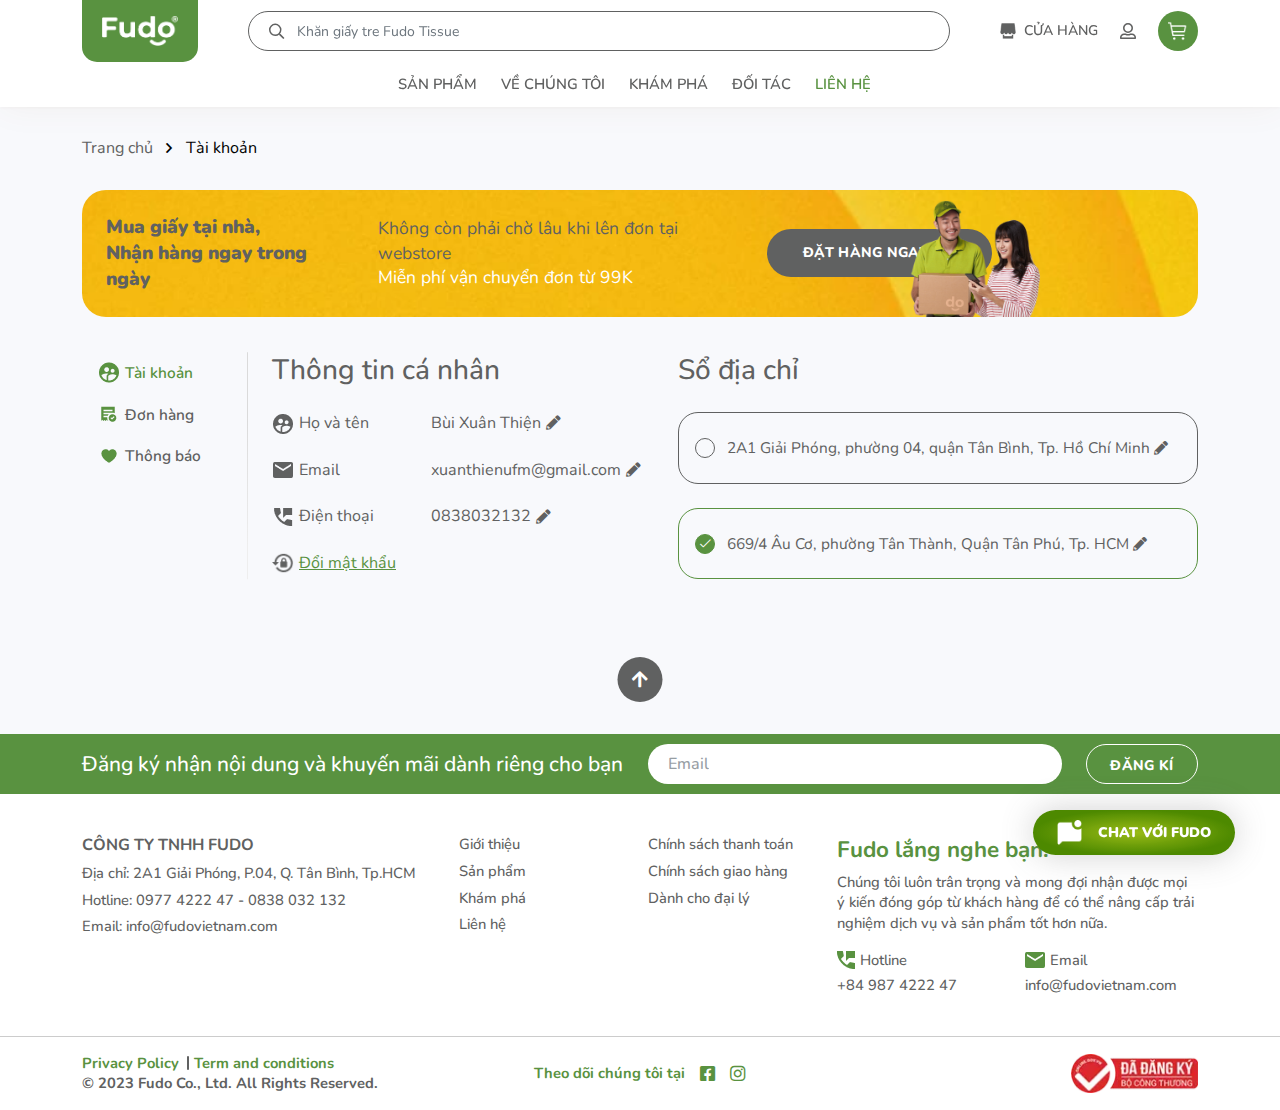
<file: user.html>
<!DOCTYPE html>
<html lang="vi">
<head>
	<meta charset="UTF-8">
	<meta name="viewport"
	      content="width=device-width, user-scalable=no, initial-scale=1.0, maximum-scale=1.0, minimum-scale=1.0">

	<title>Template Fudo</title>
	<meta name="description" content="Template Fudo">
	<meta name="author" content="">

	<meta property="og:title" content="Template Fudo">
	<meta property="og:type" content="website">
	<meta property="og:url" content="">
	<meta property="og:description" content="Template Fudo">
	<meta property="og:image" content="">

	<link rel="preconnect" href="https://fonts.googleapis.com">
	<link rel="preconnect" href="https://fonts.gstatic.com" crossorigin>
	<link href="https://fonts.googleapis.com/css2?family=Montserrat+Alternates:ital,wght@0,100;0,200;0,300;0,400;0,500;0,600;0,700;0,800;0,900;1,100;1,200;1,300;1,400;1,500;1,600;1,700;1,800;1,900&display=swap"
	      rel="stylesheet">

	<link rel="icon" href="./assets/images/favicon.png">
	<link rel="apple-touch-icon" href="./assets/images/favicon.png">
	<link rel="stylesheet" href="./assets/plugins/bootstrap/css/bootstrap.min.css">
	<link rel="stylesheet" href="./assets/plugins/swiper/swiper-bundle.min.css">
	<link rel="stylesheet" href="./assets/plugins/fancybox/fancybox.min.css">
	<link rel="stylesheet" href="./assets/fonts/fontawesome/css/all.min.css">
	<link rel="stylesheet" href="./assets/css/base.css">
	<link rel="stylesheet" href="./assets/css/style.css">
</head>
<body>


<div class="modal fade modal-theme" id="popup-isLogin" data-bs-backdrop="static" data-bs-keyboard="false">
	<div class="modal-dialog modal-dialog-centered">
		<div class="modal-content">
			<div class="modal-header">
				<div class="modal-title">Nhập email mua hàng của bạn</div>
				<button type="button" class="modal-theme_close" data-bs-dismiss="modal">
					<i class="fas fa-times-circle"></i>
				</button>
			</div>
			<div class="modal-body">
				<form action="" class="modal-theme_form vstack">
					<div class="form-item">
						<input type="text" class="form-control" placeholder="Người nhận *" value="Thiện">
					</div>
					<div class="form-item">
						<input type="tel" minlength="10" maxlength="10" class="form-control"
						       placeholder="Số điện thoại *" value="0838032132">
					</div>
					<div class="form-item">
						<input type="text" class="form-control" placeholder="Địa chỉ *"
						       value="2A1 Giải Phóng, phường 04, quận Tân Bình">
					</div>
					<div class="form-item">
						<div class="form-check hstack">
							<input class="form-check-input" checked type="checkbox" value="" id="ship1">
							<label class="form-check-label" for="ship1">
								GIAO HỎA TỐC trong ngày <br>
								(Áp dụng riêng TP.HCM và Tp.Hà Nội)
							</label>
						</div>
					</div>
					<div class="form-item">
						<button type="submit" class="button-theme button-theme_primary button-theme_large w-100">
							<img src="./assets/images/icons/check-white.png" alt="">
							XÁC NHẬN VÀ THANH TOÁN
						</button>
					</div>
				</form>
			</div>
		</div>
	</div>
</div>

<div class="modal fade modal-theme" id="popup-noLogin" data-bs-backdrop="static" data-bs-keyboard="false">
	<div class="modal-dialog modal-dialog-centered">
		<div class="modal-content">
			<div class="modal-header">
				<div class="modal-title">Nhập email mua hàng của bạn</div>
				<button type="button" class="modal-theme_close" data-bs-dismiss="modal">
					<i class="fas fa-times-circle"></i>
				</button>
			</div>
			<div class="modal-body">
				<form action="" class="modal-theme_form vstack">
					<div class="form-item">
						<input type="email" class="form-control" placeholder="Email mua hàng *">
					</div>
					<div class="form-item form-desc form-desc_secondary">
						Hãy điền chính xác Email vì Fudo sẽ tự động tạo và gửi thông tin tài khoản cho bạn
					</div>
					<div class="form-item form-desc">
						Thông tin giao hàng
					</div>
					<div class="form-item">
						<input type="text" class="form-control" placeholder="Người nhận *">
					</div>
					<div class="form-item">
						<input type="tel" minlength="10" maxlength="10" class="form-control"
						       placeholder="Số điện thoại *">
					</div>
					<div class="form-item">
						<input type="text" class="form-control" placeholder="Địa chỉ *">
					</div>
					<div class="form-item">
						<div class="form-check hstack">
							<input class="form-check-input" type="checkbox" value="" id="ship2">
							<label class="form-check-label" for="ship2">
								GIAO HỎA TỐC trong ngày <br>
								(Áp dụng riêng TP.HCM và Tp.Hà Nội)
							</label>
						</div>
					</div>
					<div class="form-item">
						<button type="submit" class="button-theme button-theme_dark button-theme_large w-100">
							<img src="./assets/images/icons/check-white.png" alt="">
							XÁC NHẬN VÀ THANH TOÁN
						</button>
					</div>
				</form>
			</div>
		</div>
	</div>
</div>

<div class="modal fade modal-user" id="popup-signup" data-bs-backdrop="static" data-bs-keyboard="false">
	<div class="modal-dialog modal-dialog-centered">
		<div class="modal-content">
			<div class="modal-header position-relative vstack align-items-center justify-content-center text-center border-bottom-0">
				<div class="modal-title">Đăng ký</div>
				<div class="modal-desc">
					Bạn đã có tài khoản? <a href="#popup-signin" data-bs-toggle="modal">Đăng nhập</a>
				</div>
				<button type="button" class="modal-user_close" data-bs-dismiss="modal">
					<i class="fas fa-times-circle"></i>
				</button>
			</div>
			<div class="modal-body">
				<form action="" class="modal-user_form">
					<div class="form-step vstack" id="step1">
						<div class="form-item">
							<label for="form-user_email" class="form-item_label">
								Email/SĐT
							</label>
							<input type="text" id="form-user_email" class="form-control form-item_input"
							       placeholder="Nhập Email/SĐT">
							<div class="form-input_warning">
								Vui lòng nhập email/sđt
							</div>
						</div>
						<div class="form-item mt-4 text-center">
							<button type="button"
							        class="button-theme button-theme_primary button-theme_large buttonNextStep w-100">
								TIẾP TỤC
							</button>
						</div>
					</div>
					<div class="form-step vstack d-none" id="step2">
						<div class="form-item">
							<label for="form-user_otp" class="form-item_label">
								Nhập OTP
							</label>
							<input type="text" id="form-user_otp" class="form-control form-item_input"
							       placeholder="Nhập OTP">
							<div class="form-input_warning">
								Vui lòng nhập OTP
							</div>
							<div class="hstack justify-content-between">
								<a href="" class="form-user_back">
									Gửi lại mã OTP?
								</a>
								<a href="" class="form-user_back">
									Liên hệ SĐT
								</a>
							</div>
						</div>
						<div class="form-item mt-4 text-center">
							<button type="button"
							        class="button-theme button-theme_primary button-theme_large buttonNextStep w-100">
								TIẾP TỤC
							</button>
							<br>
							<button type="button"
							        class="buttonPrevStep form-user_back">
								Quay lại
							</button>
						</div>
					</div>
					<div class="form-step vstack d-none" id="step3">
						<div class="form-item">
							<label for="form-user_fullname" class="form-item_label">
								Nhập họ và tên
							</label>
							<div class="form-item_group">
								<input type="password" id="form-user_fullname" class="form-control form-item_input"
								       placeholder="Nhập họ và tên">
								<button type="button" class="form-item_button button-viewPass"><i
										class="fas fa-eye"></i>
								</button>
							</div>
							<div class="form-input_warning">
								Vui lòng nhập họ và tên
							</div>
						</div>
						<div class="form-item">
							<label for="form-user_password" class="form-item_label">
								Nhập mật khẩu
							</label>
							<div class="form-item_group">
								<input type="password" id="form-user_password" class="form-control form-item_input"
								       placeholder="Nhập mật khẩu">
								<button type="button" class="form-item_button button-viewPass"><i
										class="fas fa-eye"></i>
								</button>
							</div>
							<div class="form-input_warning">
								Vui lòng nhập mật khẩu xác nhận
							</div>
						</div>
						<div class="form-item">
							<label for="form-user_confirm" class="form-item_label">
								Nhập lại mật khẩu
							</label>
							<div class="form-item_group">
								<input type="password" id="form-user_confirm" class="form-control form-item_input"
								       placeholder="Nhập lại mật khẩu">
								<button type="button" class="form-item_button button-viewPass"><i
										class="fas fa-eye"></i>
								</button>
							</div>
							<div class="form-input_warning">
								Vui lòng nhập mật khẩu xác nhận
							</div>
						</div>
						<div class="form-item mt-4 text-center">
							<button type="submit"
							        class="button-theme button-theme_primary button-theme_large buttonNextStep w-100">
								ĐĂNG KÝ TÀI KHOẢN
							</button>
							<br>
							<button type="button"
							        class="buttonPrevStep form-user_back">
								Quay lại
							</button>
						</div>
					</div>
					<div class="modal-user_loading" id="modal-user_loading">
						<img src="./assets/images/icons/loading.gif" width="50" height="50" class="img-fluid"
						     alt="">
					</div>
				</form>
			</div>
		</div>
	</div>
</div>

<div class="modal fade modal-user" id="popup-signin" data-bs-backdrop="static" data-bs-keyboard="false">
	<div class="modal-dialog modal-dialog-centered">
		<div class="modal-content">
			<div class="modal-header position-relative vstack align-items-center justify-content-center text-center border-bottom-0">
				<div class="modal-title">Đăng nhập</div>
				<div class="modal-desc">
					Bạn chưa có tài khoản? <a href="#popup-signup" data-bs-toggle="modal">Đăng ký</a>
				</div>
				<button type="button" class="modal-user_close" data-bs-dismiss="modal">
					<i class="fas fa-times-circle"></i>
				</button>
			</div>
			<div class="modal-body">
				<form action="" class="modal-user_form vstack">
					<div class="form-item">
						<label for="" class="form-item_label">
							Email/SĐT
						</label>
						<input type="text" id="" class="form-control form-item_input"
						       placeholder="Nhập Email/SĐT">
					</div>
					<div class="form-item">
						<label for="" class="form-item_label">
							Nhập mật khẩu
						</label>
						<div class="form-item_group">
							<input type="password" id="" class="form-control form-item_input"
							       placeholder="Nhập mật khẩu">
							<button type="button" class="form-item_button button-viewPass"><i class="fas fa-eye"></i>
							</button>
						</div>
					</div>
					<div class="form-item text-center">
						<button type="submit" class="button-theme button-theme_primary button-theme_large w-100">ĐĂNG
						                                                                                         NHẬP
						                                                                                         TÀI
						                                                                                         KHOẢN
						</button>
					</div>
				</form>
			</div>
		</div>
	</div>
</div>


<div id="header" class="header bg-white position-fixed w-100 top-0 zi-10">
	<div class="container">
		<div class="header-grid position-relative zi-3 hstack">
			<div class="header-item">
				<a href="index.html" class="header-logo vstack">
					<img src="./assets/images/logo.png" height="30px" width="76px" class="mw-100" alt="">
				</a>
			</div>
			<div class="header-item ms-auto ms-lg-0 flex-lg-grow-1" id="header-search">
				<button type="button" id="header-search_btn" class="header-search_btn d-lg-none d-flex">
					<i class="far fa-search"></i>
				</button>
				<div class="header-search">
					<form class="search-form position-relative hstack" action="">
						<input type="text" class="search-form_input form-control"
						       placeholder="Khăn giấy tre Fudo Tissue">
						<button type="submit" class="search-form_button"><i class="far fa-search"></i></button>
					</form>
				</div>
			</div>
			<div class="header-item ms-0 ms-lg-auto">
				<div class="header-buttons hstack">
					<a href="" class="header-button_item flex-shrink-0 header-button_store hstack">
						<img src="./assets/images/icons/store-dark.png" width="16" height="16" class="img-fluid" alt="">
						<span class="d-lg-flex d-none">
							CỬA HÀNG
						</span>
					</a>
					<div class="header-button_item flex-shrink-0 header-button_wrapper position-relative">
						<a href="javascript:void(0)" class="header-button_user hstack">
							<i class="far fa-user-alt"></i>
						</a>
						<ul class="user-list vstack">
							<li class="user-list_item">
								<a href="#popup-signup" data-bs-toggle="modal" class="user-list_btn hstack">
									<span class="user-list_item--icon">
										<img src="./assets/images/icons/sign-up.png" class="img-fluid" alt="">
									</span>
									Đăng ký
								</a>
							</li>
							<li class="user-list_item">
								<a href="#popup-signin" data-bs-toggle="modal" class="user-list_btn hstack">
									<span class="user-list_item--icon">
										<img src="./assets/images/icons/sign-in.png" class="img-fluid" alt="">
									</span>
									Đăng nhập
								</a>
							</li>
							<li class="user-list_item">
								<a href="" class="user-list_btn hstack">
									<span class="user-list_item--icon">
										<img src="./assets/images/icons/information.png" class="img-fluid" alt="">
									</span>
									Thông tin tài khoản
								</a>
							</li>
							<li class="user-list_item">
								<a href="" class="user-list_btn hstack">
									<span class="user-list_item--icon">
										<img src="./assets/images/icons/order-list.png" class="img-fluid" alt="">
									</span>
									Đơn hàng của tôi
								</a>
							</li>
							<li class="user-list_item">
								<a href="" class="user-list_btn hstack">
									<span class="user-list_item--icon">
										<img src="./assets/images/icons/signout.png" class="img-fluid" alt="">
									</span>
									Đăng xuất
								</a>
							</li>
						</ul>
					</div>
					<a href="javascript:void(0)"
					   id="header-button_hamburger"
					   class="header-button_item flex-shrink-0 d-flex d-lg-none header-button_hamburger hstack">
						<span></span>
					</a>
					<a href=""
					   class="header-button_item flex-shrink-0 header-button_cart rounded-circle hstack justify-content-center">
						<img src="./assets/images/icons/cart-stroke.png" width="20" height="20" class="img-fluid"
						     alt="">
					</a>
				</div>
			</div>
		</div>
		<ul class="header-navigation position-relative zi-2 hstack justify-content-center container"
		    id="header-navigation">
			<li class="navigation-item">
				<a href="all-product.html" class="navigation-item_btn">
					SẢN PHẨM
				</a>
			</li>
			<li class="navigation-item">
				<a href="aboutus.html" class="navigation-item_btn">
					VỀ CHÚNG TÔI
				</a>
			</li>
			<li class="navigation-item">
				<a href="post-grid.html" class="navigation-item_btn">
					KHÁM PHÁ
				</a>
			</li>
			<li class="navigation-item">
				<a href="partner.html" class="navigation-item_btn">
					ĐỐI TÁC
				</a>
			</li>
			<li class="navigation-item">
				<a href="contact.html" class="navigation-item_btn active">
					LIÊN HỆ
				</a>
			</li>
		</ul>
	</div>
</div>
<div class="bg-overlay"></div>

<div id="main" class="main page-users">
	<div class="section-breadcrumb section-breadcrumb_nobg">
		<div class="container">
			<ol class="breadcrumb mb-0">
				<li class="breadcrumb-item"><a href="#">Trang chủ</a></li>
				<li class="breadcrumb-item active">Tài khoản</li>
			</ol>
		</div>
	</div>
	<div class="container">
		<div class="heading-decor heading-decor_bg background-cover position-relative"
		     style="background-image: url('./assets/images/breadcrumb-bg-3.png')">
			<div class="row">
				<div class="col-lg-10">
					<div class="heading-decor_content hstack">
						<div class="heading-title">
							Mua giấy tại nhà,<br>Nhận hàng ngay trong ngày
						</div>
						<div class="heading-description">
							Không còn phải chờ lâu khi lên đơn tại webstore<br>
							<span>Miễn phí vận chuyển đơn từ 99K</span>
						</div>
						<div class="heading-button">
							<a class="button-theme button-theme_dark button-theme_large" href="">
								ĐẶT HÀNG NGAY <img src="./assets/images/icons/store.png" alt="">
							</a>
						</div>
					</div>
				</div>
			</div>
			<div class="heading-decor_image position-absolute top-0 bottom-0">
				<img src="./assets/images/demo-5.png" class="h-100 mw-100" alt="">
			</div>
		</div>
	</div>
	<div class="section-gap">
		<div class="container">
			<div class="row">
				<div class="col-xl-2 col-md-3">
					<div class="users-sidebar pseudo h-100">
						<div class="sidebar-list vstack">
							<a href="" class="hstack sidebar-item active">
								<span class="sidebar-item_icon">
									<img src="./assets/images/icons/information.png" alt="">
								</span>
								Tài khoản
							</a>
							<a href="" class="hstack sidebar-item">
								<span class="sidebar-item_icon">
									<img src="./assets/images/icons/order-list.png" alt="">
								</span>
								Đơn hàng
							</a>
							<a href="" class="hstack sidebar-item">
								<span class="sidebar-item_icon">
									<img src="./assets/images/icons/heart.png" alt="">
								</span>
								Thông báo
							</a>
						</div>
					</div>
				</div>
				<div class="col-xl-10 col-md-9">
					<div class="users-inner">
						<div class="row g-5">
							<div class="col-lg-6 col-xl-5">
								<div class="section-heading section-heading_small mb-4">
									<div class="heading-title">Thông tin cá nhân</div>
								</div>
								<div class="users-form vstack">
									<div class="users-form_item hstack">
										<div class="users-form_label">
											<span class="users-form_label--icon">
												<img src="./assets/images/icons/information-dark.png" alt="">
											</span>
											Họ và tên
										</div>
										<div class="users-form_value">
											Bùi Xuân Thiện
											<button class="users-form_value--edit" type="button">
												<i class="fas fa-pencil"></i>
											</button>
										</div>
									</div>
									<div class="users-form_item hstack">
										<div class="users-form_label">
											<span class="users-form_label--icon">
												<img src="./assets/images/icons/envelope.png" alt="">
											</span>
											Email
										</div>
										<div class="users-form_value">
											xuanthienufm@gmail.com
											<button class="users-form_value--edit" type="button">
												<i class="fas fa-pencil"></i>
											</button>
										</div>
									</div>
									<div class="users-form_item hstack">
										<div class="users-form_label">
											<span class="users-form_label--icon">
												<img src="./assets/images/icons/phone-dark.png" alt="">
											</span>
											Điện thoại
										</div>
										<div class="users-form_value">
											0838032132
											<button class="users-form_value--edit" type="button">
												<i class="fas fa-pencil"></i>
											</button>
										</div>
									</div>
									<div class="users-form_item hstack">
										<a href="" class="users-form_label users-form_label--link">
											<span class="users-form_label--icon">
												<img src="./assets/images/icons/lock-dark.png"
												     class="img-fluid" alt="">
											</span>
											<span class="text-decoration-underline">
												Đổi mật khẩu
											</span>
										</a>
									</div>
								</div>
							</div>
							<div class="col-lg-6 col-xl-7">
								<div class="section-heading section-heading_small mb-4">
									<div class="heading-title">Sổ địa chỉ</div>
								</div>
								<div class="users-form vstack">
									<div class="users-form_item users-form_check">
										<input type="radio" class="users-form_check--input" name="address"
										       id="address-1">
										<label for="address-1" class="users-form_check--label pseudo">
											2A1 Giải Phóng, phường 04, quận Tân Bình, Tp. Hồ Chí Minh
											<button class="users-form_value--edit" type="button">
												<i class="fas fa-pencil"></i>
											</button>
										</label>
									</div>
									<div class="users-form_item users-form_check">
										<input type="radio" class="users-form_check--input" name="address"
										       id="address-2" checked>
										<label for="address-2" class="users-form_check--label pseudo">
											669/4 Âu Cơ, phường Tân Thành, Quận Tân Phú, Tp. HCM
											<button class="users-form_value--edit" type="button">
												<i class="fas fa-pencil"></i>
											</button>
										</label>
									</div>
								</div>
							</div>
						</div>
					</div>
				</div>
			</div>
		</div>
	</div>
</div>

<footer id="footer" class="footer position-relative">
	<div class="footer-return text-center">
		<button type="button" id="return-top"
		        class="footer-return_button rounded-circle border-0 outline align-middle d-inline-flex align-items-center justify-content-center">
			<i class="fas fa-arrow-up"></i>
		</button>
	</div>
	<div class="footer-subscribe">
		<div class="container">
			<div class="row g-3 align-items-center">
				<div class="col-lg-6">
					<div class="subscribe-text text-white">
						Đăng ký nhận nội dung và khuyến mãi dành riêng cho bạn
					</div>
				</div>
				<div class="col-lg-6">
					<form action="">
						<div class="subscribe-form hstack">
							<input type="text" class="form-control" placeholder="Email">
							<button type="submit" class="button-theme button-theme_primary__outline">
								ĐĂNG KÍ
							</button>
						</div>
					</form>
				</div>
			</div>
		</div>
	</div>
	<div class="footer-information">
		<div class="container">
			<div class="row g-3">
				<div class="col-lg-4">
					<div class="footer-sub">
						CÔNG TY TNHH FUDO
					</div>
					<div class="footer-link vstack">
						<div class="footer-link_item">
							Địa chỉ: <a href="https://goo.gl/maps/LUdqKtQyPrD63pG57" target="_blank">
							2A1 Giải Phóng, P.04, Q. Tân Bình, Tp.HCM
						</a>
						</div>
						<div class="footer-link_item">
							Hotline: <a href="tel:0977422247">0977 4222 47</a> - <a href="tel:0838032132">0838 032
							                                                                              132</a>
						</div>
						<div class="footer-link_item">
							Email: <a href="mailto:info@fudovietnam.com">info@fudovietnam.com</a>
						</div>
					</div>
				</div>
				<div class="col-lg-4">
					<div class="row g-3">
						<div class="col-sm-6">
							<div class="footer-link vstack">
								<div class="footer-link_item">
									<a href="">Giới thiệu</a>
								</div>
								<div class="footer-link_item">
									<a href="">Sản phẩm</a>
								</div>
								<div class="footer-link_item">
									<a href="">Khám phá</a>
								</div>
								<div class="footer-link_item">
									<a href="">Liên hệ</a>
								</div>
							</div>
						</div>
						<div class="col-sm-6">
							<div class="footer-link vstack">
								<div class="footer-link_item">
									<a href="">Chính sách thanh toán</a>
								</div>
								<div class="footer-link_item">
									<a href="">Chính sách giao hàng</a>
								</div>
								<div class="footer-link_item">
									<a href="">Dành cho đại lý</a>
								</div>
							</div>
						</div>
					</div>
				</div>
				<div class="col-lg-4">
					<div class="footer-title">
						Fudo lắng nghe bạn!
					</div>
					<div class="footer-text">
						Chúng tôi luôn trân trọng và mong đợi nhận được mọi ý kiến đóng góp từ khách hàng để có thể
						nâng
						cấp trải nghiệm dịch vụ và sản phẩm tốt hơn nữa.
					</div>
					<div class="footer-contact hstack">
						<div class="footer-contact_item vstack">
							<div class="footer-contact_item--top hstack">
								<img src="./assets/images/icons/phone-primary.png" class="img-fluid" alt="">
								Hotline
							</div>
							<div class="footer-contact_item--bottom">
								<a href="tel:+84987422247">
									+84 987 4222 47
								</a>
							</div>
						</div>
						<div class="footer-contact_item vstack">
							<div class="footer-contact_item--top hstack">
								<img src="./assets/images/icons/envelope-primary.png" class="img-fluid" alt="">
								Email
							</div>
							<div class="footer-contact_item--bottom">
								<a href="info@fudovietnam.com">
									info@fudovietnam.com
								</a>
							</div>
						</div>
					</div>
				</div>
			</div>
		</div>
	</div>
	<div class="footer-description">
		<div class="container">
			<div class="row g-3 align-items-center">
				<div class="col-lg-4">
					<div class="footer-block">
						<div class="footer-policy hstack">
							<a href="" class="d-inline-flex align-middle position-relative">
								Privacy Policy
							</a>
							<a href="" class="d-inline-flex align-middle position-relative">
								Term and conditions
							</a>
						</div>
						<div class="footer-copyright">
							© 2023 Fudo Co., Ltd. All Rights Reserved.
						</div>
					</div>
				</div>
				<div class="col-lg-4">
					<div class="footer-social hstack justify-content-center">
						<div class="footer-social_text">
							Theo dõi chúng tôi tại
						</div>
						<div class="footer-social_list hstack justify-content-center">
							<a href="" class="d-inline-flex align-middle">
								<i class="fab fa-facebook-square"></i>
							</a>
							<a href="" class="d-inline-flex align-middle">
								<i class="fab fa-instagram"></i>
							</a>
						</div>
					</div>
				</div>
				<div class="col-lg-4">
					<div class="text-center text-lg-end">
						<a href="" class="d-inline-flex align-middle">
							<img src="./assets/images/dk-bct.png" height="39" width="126" class="w-auto mw-100"
							     alt="">
						</a>
					</div>
				</div>
			</div>
		</div>
	</div>
</footer>

<div class="floating-chat">
	<a href="" class="floating-chat_btn">
		<img src="/assets/images/icons/chat.png" width="25px" height="25px" alt="" class="img-fluid">
		CHAT VỚI FUDO
	</a>
</div>


<script type="text/javascript" src="./assets/plugins/jquery.min.js"></script>
<script type="text/javascript"
        src="./assets/plugins/bootstrap/js/bootstrap.bundle.min.js"></script>
<script type="text/javascript" src="./assets/plugins/swiper/swiper-bundle.min.js"></script>
<script type="text/javascript" src="./assets/plugins/fancybox/fancybox.min.js"></script>
<script type="module" src="./assets/js/app.js"></script>
</body>
</html>
</file>
<file: assets/css/base.css>
@font-face {
	font-family: "Nunito";
	src: url("../fonts/nunito/Nunito-ExtraLight.ttf");
	font-weight: 200;
	font-style: normal;
}

@font-face {
	font-family: "Nunito";
	src: url("../fonts/nunito/Nunito-ExtraLightItalic.ttf");
	font-weight: 200;
	font-style: italic;
}

@font-face {
	font-family: "Nunito";
	src: url("../fonts/nunito/Nunito-Light.ttf");
	font-weight: 300;
	font-style: normal;
}

@font-face {
	font-family: "Nunito";
	src: url("../fonts/nunito/Nunito-LightItalic.ttf");
	font-weight: 300;
	font-style: italic;
}

@font-face {
	font-family: "Nunito";
	src: url("../fonts/nunito/Nunito-Regular.ttf");
	font-weight: 400;
	font-style: normal;
}

@font-face {
	font-family: "Nunito";
	src: url("../fonts/nunito/Nunito-Italic.ttf");
	font-weight: 400;
	font-style: italic;
}

@font-face {
	font-family: "Nunito";
	src: url("../fonts/nunito/Nunito-Medium.ttf");
	font-weight: 500;
	font-style: normal;
}

@font-face {
	font-family: "Nunito";
	src: url("../fonts/nunito/Nunito-MediumItalic.ttf");
	font-weight: 500;
	font-style: italic;
}

@font-face {
	font-family: "Nunito";
	src: url("../fonts/nunito/Nunito-SemiBold.ttf");
	font-weight: 600;
	font-style: normal;
}

@font-face {
	font-family: "Nunito";
	src: url("../fonts/nunito/Nunito-SemiBoldItalic.ttf");
	font-weight: 600;
	font-style: italic;
}

@font-face {
	font-family: "Nunito";
	src: url("../fonts/nunito/Nunito-Bold.ttf");
	font-weight: 700;
	font-style: normal;
}

@font-face {
	font-family: "Nunito";
	src: url("../fonts/nunito/Nunito-BoldItalic.ttf");
	font-weight: 700;
	font-style: italic;
}

@font-face {
	font-family: "Nunito";
	src: url("../fonts/nunito/Nunito-ExtraBold.ttf");
	font-weight: 800;
	font-style: normal;
}

@font-face {
	font-family: "Nunito";
	src: url("../fonts/nunito/Nunito-ExtraBoldItalic.ttf");
	font-weight: 800;
	font-style: italic;
}

@font-face {
	font-family: "Nunito";
	src: url("../fonts/nunito/Nunito-Black.ttf");
	font-weight: 900;
	font-style: normal;
}

@font-face {
	font-family: "Nunito";
	src: url("../fonts/nunito/Nunito-BlackItalic.ttf");
	font-weight: 900;
	font-style: italic;
}

:root {
	--transition-default: 0.3s all ease-in-out;
	--font-theme: 'Nunito', Arial, Helvetica, sans-serif;

	--primary-color: #599240;
	--primary-hover: #42732d;
	--dark-theme: #606161;
	--gray-theme: #828282;
	--gradient-theme: radial-gradient(50% 50% at 50% 50%, rgba(152, 186, 19, 0.99) 0%, #4D8900 100%);
	--shadow-theme: 0px 0px 33.4221px rgba(130, 89, 9, 0.0575083), 0px 2.5182px 2.21381px rgba(130, 89, 9, 0.0224916);
}

body {
	position: relative;
	width: 100%;
	color: var(--bs-gray-800);
	font-family: var(--font-theme);
	font-size: 14px;
	font-weight: 400;
	font-style: normal;
	background-color: #fff;
	line-height: 1.4;
}

a,
a:hover,
a:focus {
	outline: none;
	text-decoration: none;
	cursor: pointer;
	-o-transition: var(--transition-default);
	transition: var(--transition-default);
	-webkit-transition: var(--transition-default);
}

button,
button:hover,
button:focus {
	-webkit-box-shadow: none !important;
	box-shadow: none !important;
	outline: none !important;
	text-decoration: none !important;
	cursor: pointer;
	-o-transition: var(--transition-default);
	transition: var(--transition-default);
	-webkit-transition: var(--transition-default);
	cursor: pointer !important;
}


.transition-default {
	-o-transition: var(--transition-default);
	transition: var(--transition-default);
	-webkit-transition: var(--transition-default);
}

.background-cover {
	background-size: cover;
	background-position: center center;
	background-repeat: no-repeat;
}

.image-cover {
	position: absolute;
	top: 0;
	left: 0;
	width: 100%;
	height: 100%;
	-o-object-fit: cover;
	object-fit: cover;
}

.image-contain {
	position: absolute;
	top: 0;
	left: 0;
	width: 100%;
	height: 100%;
	-o-object-fit: contain;
	object-fit: contain;
}

.object-fit-cover {
	-o-object-fit: cover;
	object-fit: cover;
}

.object-fit-contain {
	-o-object-fit: contain;
	object-fit: contain;
}

.pseudo {
	position: relative;
}

.pseudo:before,
.pseudo:after {
	position: absolute;
	content: '';
	display: block;
}

.limit {
	--line: 2;
	overflow: hidden;
	-o-text-overflow: ellipsis;
	text-overflow: ellipsis;
	display: -webkit-box;
	-webkit-line-clamp: var(--line);
	line-clamp: var(--line);
	-webkit-box-orient: vertical;
}

input::-webkit-outer-spin-button,
input::-webkit-inner-spin-button {
	-webkit-appearance: none;
	margin: 0;
}

input[type='number'] {
	-moz-appearance: textfield;
}

.zi--1 {
	z-index: -1;
}

.zi-1 {
	z-index: 1;
}

.zi-2 {
	z-index: 2;
}

.zi-3 {
	z-index: 3;
}

.zi-4 {
	z-index: 4;
}

.zi-5 {
	z-index: 5;
}

.zi-10 {
	z-index: 10;
}

.ratio > img {
	-o-object-fit: cover;
	object-fit: cover;
}

.ratio-2x1 {
	--bs-aspect-ratio: 50%;
}

.ratio-3x2 {
	--bs-aspect-ratio: calc(2 / 3 * 100%);
}

.section-gap {
	padding: 35px 0;
}

.page-gap {
	padding: 35px 0;
}

.button-theme {
	border-radius: 50px;
	font-size: 1em;
	font-weight: 800;
	display: -webkit-inline-box;
	display: -ms-inline-flexbox;
	display: inline-flex;
	-webkit-box-align: center;
	-ms-flex-align: center;
	align-items: center;
	-webkit-box-pack: center;
	-ms-flex-pack: center;
	justify-content: center;
	white-space: nowrap;
	gap: 8px;
	padding: 12px 24px;
	letter-spacing: .3px;
	-webkit-transition: var(--transition-default);
	-o-transition: var(--transition-default);
	transition: var(--transition-default);
	border: 0;
	outline: none;
	-webkit-box-shadow: none;
	box-shadow: none;
	max-width: 100%;
	overflow: hidden;
}

.button-theme.button-theme_rounded--sm {
	border-radius: 4px;
}

.button-theme .button-theme_icon {
	position: relative;
	overflow: hidden;
	height: 20px;
	width: 20px;
	-ms-flex-negative: 0;
	flex-shrink: 0;
}

.button-theme .button-theme_icon [class*=button-theme_icon] {
	position: absolute;
	top: 50%;
	left: 50%;
	-webkit-transform: translate(-50%, -50%);
	-ms-transform: translate(-50%, -50%);
	transform: translate(-50%, -50%);
	-webkit-transition: var(--transition-default);
	-o-transition: var(--transition-default);
	transition: var(--transition-default);
	width: 100%;
	height: 100%;
}

.button-theme:hover .button-theme_icon .button-theme_icon--default,
.button-theme .button-theme_icon .button-theme_icon--hover {
	opacity: 0;
	visibility: hidden;
	pointer-events: none;
}

.button-theme:hover .button-theme_icon .button-theme_icon--hover {
	opacity: 1;
	visibility: visible;
	pointer-events: auto;
}

.button-theme img {
	height: 20px;
	width: 20px;
	-ms-flex-negative: 0;
	flex-shrink: 0;
}

.button-theme > i {
	font-size: 1.4em;
}

.button-theme.button-theme_dark {
	background: var(--dark-theme);
	color: var(--bs-white);
}

.button-theme.button-theme_primary {
	background: var(--primary-color);
	color: var(--bs-white);
}

.button-theme.button-theme_primary__outline {
	background: var(--primary-color);
	border: 1px solid var(--bs-white);
	color: var(--bs-white);
}

.button-theme.button-theme_dark__outline {
	background: var(--bs-white);
	border: 1px solid var(--dark-theme);
	color: var(--dark-theme);
}

.button-theme.button-theme_secondary {
	background: #E2AA18;
	color: var(--bs-white);
}

.button-theme.button-theme_large {
	padding: 14px 36px;
}

.button-theme:hover {
	gap: 18px;
}

.button-theme.button-theme_dark:hover {
	background: var(--primary-color);
}

.button-theme.button-theme_primary:hover {
	background: var(--dark-theme);
}

.button-theme.button-theme_primary__outline:hover {
	background: var(--dark-theme);
	border-color: var(--dark-theme);
}

.button-theme.button-theme_dark__outline:hover {
	background: var(--dark-theme);
	border-color: var(--dark-theme);
	color: var(--bs-white);
}

.button-back {
	color: var(--dark-theme);
	font-size: 1.15em;
	gap: 5px;
	font-weight: 700;
}

.button-back:hover {
	color: var(--primary-color);
}

.section-heading {
	display: -webkit-box;
	display: -ms-flexbox;
	display: flex;
	-webkit-box-orient: vertical;
	-webkit-box-direction: normal;
	-ms-flex-direction: column;
	flex-direction: column;
	gap: 16px;
}

.section-heading .heading-title {
	color: var(--dark-theme);
	font-size: 2.6em;
	font-weight: 500;
	line-height: 1.3;
}

.section-heading .heading-sub {
	color: var(--dark-theme);
	font-size: 1.5em;
	font-weight: 700;
	line-height: 1.3;
}

.section-heading .heading-description {
	color: var(--dark-theme);
	font-size: 1.25em;
	line-height: 1.5;
}

.section-heading .heading-link > a {
	color: var(--dark-theme);
	font-size: 1.15em;
	line-height: 1.5;
	font-weight: 600;
	border-radius: 50px;
	padding: 8px 16px;
	white-space: nowrap;
}

.section-heading .heading-link > a:hover {
	color: var(--primary-color);
	background: #f5f5f5;
}

.section-heading .heading-buttons {
	gap: 12px;
}

.section-heading.section-heading_2 {
	gap: 30px;
}

.section-heading.section-heading_2 .heading-title {
	display: -webkit-box;
	display: -ms-flexbox;
	display: flex;
	-webkit-box-align: center;
	-ms-flex-align: center;
	align-items: center;
	-webkit-box-pack: center;
	-ms-flex-pack: center;
	justify-content: center;
	color: var(--bs-black);
	gap: 15px;
	font-size: 3em;
	font-weight: 700;
	line-height: 1.6;
}

.section-heading.section-heading_2 .heading-sub {
	color: var(--bs-black);
	font-size: 1.15em;
}

.section-heading.section-heading_small .heading-title {
	font-size: 2em;
}

@media screen and (min-width: 992px) and (max-width: 1199px) {
	.section-heading .heading-title {
		font-size: 2em;
	}

	.section-heading .heading-sub {
		font-size: 1.35em;
	}

	.section-heading .heading-sub {
		font-size: 1.35em;
	}

	.section-heading .heading-description {
		font-size: 1.2em;
	}

	.section-heading .heading-link > a {
		font-size: 1.1em;
	}

	.section-heading.section-heading_2 .heading-titl {
		font-size: 2.6em;
	}

	.section-heading.section-heading_2 .heading-sub {
		font-size: 1.1em;
	}

	.section-heading.section-heading_small .heading-title {
		font-size: 1.7em;
	}
}

@media screen and (max-width: 991px) {
	.section-heading .heading-title {
		font-size: 1.5em;
	}

	.section-heading .heading-sub {
		font-size: 1.25em;
	}

	.section-heading .heading-sub {
		font-size: 1.3em;
	}

	.section-heading .heading-description {
		font-size: 1.15em;
	}

	.section-heading .heading-link > a {
		font-size: 1.05em;
	}

	.section-heading.section-heading_2 .heading-title {
		font-size: 2em;
	}

	.section-heading.section-heading_2 .heading-sub {
		font-size: 1.05em;
	}

	.section-heading.section-heading_small .heading-title {
		font-size: 1.5em;
	}
}
</file>
<file: assets/css/style.css>
.header {
	-webkit-box-shadow: 0px 0px 33.4221px rgba(130, 89, 9, 0.0575083), 0px 2.5182px 2.21381px rgba(130, 89, 9, 0.0224916);
	box-shadow: 0px 0px 33.4221px rgba(130, 89, 9, 0.0575083), 0px 2.5182px 2.21381px rgba(130, 89, 9, 0.0224916);
}

.header .header-grid {
	gap: 50px;
}

.header .header-logo {
	background-color: var(--primary-color);
	padding: 16px 20px;
	border-radius: 0 0 15px 15px;
}

.header .header-search .search-form .search-form_input {
	border-radius: 100px;
	height: 40px;
	padding: 0.375rem 1.25rem 0.375rem 3rem;
	font-size: 1em;
	outline: none;
	-webkit-box-shadow: none;
	box-shadow: none;
	border: 1px solid var(--dark-theme);
	color: var(--dark-theme);
}

.header .header-search .search-form .search-form_button {
	position: absolute;
	top: calc(50% + 1px);
	-webkit-transform: translateY(-50%);
	-ms-transform: translateY(-50%);
	transform: translateY(-50%);
	left: 0.5rem;
	border: 0;
	padding: 0;
	width: 40px;
	height: 40px;
	color: var(--dark-theme);
	background-color: transparent;
	font-size: 1.1em;
	border-radius: 50%;
}

.header .header-button_store {
	color: var(--dark-theme);
	gap: 8px;
	font-weight: 600;
}

.header .header-button_store:hover {
	color: var(--primary-color);
}

.header .header-buttons {
	gap: 12px;
}

.header .header-button_user,
.header .header-button_search {
	color: var(--dark-theme);
	padding: 10px;
	font-size: 1.15em;
}

.header .header-button_wrapper .user-list {
	position: absolute;
	background: rgb(248, 248, 248);
	border: 2px solid #FFFFFF;
	-webkit-box-shadow: 0px 0px 33.4221px rgba(130, 89, 9, 0.0575083), 0px 2.5182px 2.21381px rgba(130, 89, 9, 0.0224916);
	box-shadow: 0px 0px 33.4221px rgba(130, 89, 9, 0.0575083), 0px 2.5182px 2.21381px rgba(130, 89, 9, 0.0224916);
	border-radius: 8px;
	list-style: none;
	padding-left: 0;
	margin-bottom: 0;
	min-width: 220px;
	width: -webkit-max-content;
	width: -moz-max-content;
	width: max-content;
	top: calc(100% + 20px);
	-webkit-transform: translateX(-50%);
	-ms-transform: translateX(-50%);
	transform: translateX(-50%);
	left: 50%;
	opacity: 0;
	visibility: hidden;
	pointer-events: none;
	-webkit-transition: var(--transition-default);
	-o-transition: var(--transition-default);
	transition: var(--transition-default);
}

.header .header-button_wrapper:hover .user-list {
	opacity: 1;
	visibility: visible;
	pointer-events: auto;
	top: calc(100% + 10px);
}

.header .header-button_wrapper .user-list:before {
	position: absolute;
	top: -20px;
	height: 20px;
	width: 100%;
	background-color: transparent;
	display: block;
	content: "";
	left: 0;
	right: 0;
	z-index: 2;
}

.header .header-button_wrapper .user-list .user-list_item .user-list_btn {
	color: var(--dark-theme);
	font-weight: 600;
	gap: 5px;
	padding: 8px 16px;
}

.header .header-button_wrapper .user-list .user-list_item .user-list_btn:hover {
	color: var(--primary-color);
}

.header .header-button_wrapper .user-list .user-list_item .user-list_btn .user-list_item--icon {
	width: 22px;
	display: -webkit-inline-box;
	display: -ms-inline-flexbox;
	display: inline-flex;
	-webkit-box-align: center;
	-ms-flex-align: center;
	align-items: center;
	-webkit-box-pack: center;
	-ms-flex-pack: center;
	justify-content: center;
	text-align: center;
	vertical-align: middle;
}

.header .header-button_search:hover {
	color: var(--primary-color);
}

.header .header-button_cart {
	color: var(--bs-white);
	background-color: var(--primary-color);
	width: 40px;
	height: 40px;
}

.header .header-button_cart:hover {
	background-color: var(--dark-theme);
}

.header .header-navigation {
	list-style: none;
	padding-left: 0;
	margin-bottom: 0;
	gap: 24px;
}

.header .header-navigation .navigation-item .navigation-item_btn {
	font-size: 1.05em;
	color: var(--dark-theme);
	font-weight: 600;
	text-transform: uppercase;
	padding: 12px 0;
	display: inline-block;
	vertical-align: middle;
}

.header .header-navigation .navigation-item .navigation-item_btn:hover,
.header .header-navigation .navigation-item .navigation-item_btn.active {
	color: var(--primary-color);
}

@media screen and (min-width: 992px) {
	.header .header-navigation {
		max-width: 100%;
	}
}

@media screen and (max-width: 991px) {
	.header {
		padding: 10px 0;
	}

	.bg-overlay {
		position: fixed;
		top: 0;
		left: 0;
		right: 0;
		bottom: 0;
		background-color: rgba(0, 0, 0, .5);
		opacity: 0;
		visibility: hidden;
		pointer-events: none;
		-webkit-transition: .5s all ease-in-out;
		-o-transition: .5s all ease-in-out;
		transition: .5s all ease-in-out;
		z-index: 9;
	}

	.is-navigation .bg-overlay {
		opacity: 1;
		visibility: visible;
		pointer-events: auto;
	}

	.is-navigation {
		overflow: hidden;
	}

	.header .header-navigation {
		position: absolute !important;
		top: 100%;
		left: 0;
		right: 0;
		z-index: 3;
		-webkit-box-orient: vertical;
		-webkit-box-direction: normal;
		-ms-flex-direction: column;
		flex-direction: column;
		border-top: 1px solid var(--bs-gray-200);
		padding: 0 .75rem;
		width: 100%;
		background-color: var(--bs-white);
		gap: 0;
		-webkit-transform: scaleY(0);
		-ms-transform: scaleY(0);
		transform: scaleY(0);
		-webkit-transform-origin: top;
		-ms-transform-origin: top;
		transform-origin: top;
		opacity: 0;
		visibility: hidden;
		-webkit-transition: var(--transition-default);
		-o-transition: var(--transition-default);
		transition: var(--transition-default);
	}

	.is-navigation .header .header-navigation {
		opacity: 1;
		visibility: visible;
		-webkit-transform: scaleY(1);
		-ms-transform: scaleY(1);
		transform: scaleY(1);
	}

	.header .header-navigation .navigation-item {
		width: 100%;
	}

	.header .header-navigation .navigation-item .navigation-item_btn {
		width: 100%;
		padding: 12px 0;
	}

	.header .header-navigation .navigation-item + .navigation-item {
		border-top: 1px solid var(--bs-gray-200);
	}

	.header .header-grid {
		gap: 0;
	}

	.header .header-logo {
		padding: 12px 20px;
		margin-top: -10px;
	}

	.header .header-search {
		position: absolute;
		left: -0.75rem;
		right: -0.75rem;
		top: calc(100% + 30px);
		width: 100%;
		padding: 0.5rem;
		background-color: rgba(var(--bs-white-rgb), .75);
		opacity: 0;
		visibility: hidden;
		pointer-events: none;
		-webkit-transition: var(--transition-default);
		-o-transition: var(--transition-default);
		transition: var(--transition-default);
		z-index: 2;
	}

	.header .header-item.is-show .header-search {
		opacity: 1;
		visibility: visible;
		pointer-events: auto;
		top: calc(100% + 10px);
	}

	.header .header-search_btn {
		border: 0;
		border-radius: 0;
		background-color: transparent;
		outline: none;
		-webkit-box-shadow: none;
		box-shadow: none;
		margin-left: auto;
		margin-right: 8px;
		padding: 10px 5px;
		color: var(--dark-theme);
		font-size: 1.15em;
	}

	.header .header-buttons {
		gap: 8px;
	}

	.header .header-button_store {
		padding: 10px 5px;
	}

	.header .header-button_cart {
		height: 32px;
		width: 32px;
		-ms-flex-item-align: center;
		-ms-grid-row-align: center;
		align-self: center;
	}

	.header .header-button_cart img {
		width: 18px;
		height: 18px;
	}

	.header .header-button_hamburger {
		width: 24px;
		height: 24px;
		display: -webkit-box;
		display: -ms-flexbox;
		display: flex;
		-webkit-box-orient: vertical;
		-webkit-box-direction: normal;
		-ms-flex-direction: column;
		flex-direction: column;
		-webkit-box-align: center;
		-ms-flex-align: center;
		align-items: center;
		-webkit-box-pack: center;
		-ms-flex-pack: center;
		justify-content: center;
		-webkit-transition: var(--transition-default);
		-o-transition: var(--transition-default);
		transition: var(--transition-default);
		-ms-flex-item-align: center;
		-ms-grid-row-align: center;
		align-self: center;
		margin-right: 5px;
	}

	.header .header-button_hamburger:before,
	.header .header-button_hamburger:after,
	.header .header-button_hamburger > span {
		display: block;
		width: 18px;
		height: 2px;
		margin: 2.5px 0;
		background-color: var(--dark-theme);
		-webkit-transition: all 0.6s ease;
		-o-transition: all 0.6s ease;
		transition: all 0.6s ease;
		-webkit-transform: rotate(0deg);
		-ms-transform: rotate(0deg);
		transform: rotate(0deg);
		opacity: 1;
	}

	.header .header-button_hamburger:before, .header .header-button_hamburger:after {
		content: "";
	}

	.is-navigation .header .header-button_hamburger > span {
		-webkit-transform: rotate(-45deg);
		-ms-transform: rotate(-45deg);
		transform: rotate(-45deg);
		opacity: 0;
	}

	.is-navigation .header .header-button_hamburger:before {
		-webkit-transform: rotate(45deg);
		-ms-transform: rotate(45deg);
		transform: rotate(45deg);
		margin-top: 5px;
	}

	.is-navigation .header .header-button_hamburger:after {
		-webkit-transform: rotate(-45deg);
		-ms-transform: rotate(-45deg);
		transform: rotate(-45deg);
		margin-top: -11.5px;
	}
}

.main {
	padding-bottom: 120px;
}

.banner-image {
	border-radius: 24px;
	border: 1px solid var(--dark-theme);
	overflow: hidden;
	padding: 8px;
	z-index: 1;
}

.hero-item {
	border-radius: 0 0 24px 24px;
}

.hero-item:before {
	inset: 0;
	width: 100%;
	height: 100%;
	background: var(--dark-theme);
	opacity: .25;
	z-index: 1;
}

.hero-item .hero-item_image {
	--bs-aspect-ratio: calc(667 / 1440 * 100%);
}

.hero-item .hero-item_title {
	color: var(--bs-white);
	font-size: 2.6em;
	font-weight: 500;
}

.hero-item .stretched-link:after {
	z-index: 4;
}

.hero-slider .slider-button_wrapper {
	pointer-events: none;
}

.hero-slider .slider-button_wrapper [class*=slider-button] {
	font-size: 5em;
	color: var(--bs-white);
	pointer-events: auto;
	-webkit-transition: var(--transition-default);
	-o-transition: var(--transition-default);
	transition: var(--transition-default);
}

.hero-slider .slider-button_wrapper [class*=slider-button]:hover {
	color: var(--primary-color);
}

.hero-slider .slider-pagination {
	gap: 12px;
	bottom: 100px;
}

.hero-slider .slider-pagination .swiper-pagination-bullet {
	margin: 0;
	opacity: 1;
	background: var(--bs-white);
	width: 11px;
	height: 11px;
}

.hero-slider .slider-pagination .swiper-pagination-bullet.swiper-pagination-bullet-active {
	opacity: .3;
}

@media screen and (min-width: 992px) and (max-width: 1199px) {
	.hero-item .hero-item_title {
		font-size: 2em;
	}
}

@media screen and (max-width: 991px) {
	.hero-item .hero-item_image {
		--bs-aspect-ratio: calc(530 / 1160 * 100%);
	}

	.hero-slider .slider-button_wrapper [class*=slider-button] {
		font-size: 2.5em;
	}

	.hero-item .hero-item_title {
		font-size: 1.5em;
		text-align: center;
		padding: 0 30px;
	}

	.hero-slider .slider-pagination {
		bottom: 15px;
	}
}

@media screen and (max-width: 525px) {
	.hero-item .hero-item_image {
		--bs-aspect-ratio: calc(530 / 795 * 100%);
	}
}

.section-feature {
	margin-bottom: -2.5%;
}

.feature-wrapper {
	background: var(--primary-color);
	-webkit-box-shadow: var(--shadow-theme);
	box-shadow: var(--shadow-theme);
	border-radius: 24px;
	display: -webkit-box;
	display: -ms-flexbox;
	display: flex;
}

.feature-wrapper .feature-box {
	width: calc(100% / 3);
	padding: 34px 100px;
	gap: 12px;
}

.feature-wrapper .feature-box + .feature-box:before {
	position: absolute;
	height: calc(100% - 68px);
	width: 1px;
	top: 50%;
	-webkit-transform: translateY(-50%);
	-ms-transform: translateY(-50%);
	transform: translateY(-50%);
	left: 0;
	background: -o-linear-gradient(283.12deg, #DADADA 29.06%, #EEEEEE 86.03%);
	background: linear-gradient(166.88deg, #DADADA 29.06%, #EEEEEE 86.03%);
	display: block;
	content: ""
}

.feature-wrapper .feature-box .feature-box_content {
	font-size: 1em;
}

@media screen and (min-width: 992px) and (max-width: 1199px) {
	.feature-wrapper .feature-box {
		padding: 30px 50px;
	}
}

@media screen and (max-width: 991px) {
	.section-feature {
		margin: 35px 0 0 !important;
	}

	.feature-wrapper {
		-webkit-transform: unset !important;
		-ms-transform: unset !important;
		transform: unset !important;
	}

	.feature-wrapper .feature-box {
		padding: 15px 8px;
	}

	.feature-wrapper .feature-box .feature-box_content {
		font-size: .95em;
	}
}

.highlight-wrapper {
	background: var(--bs-white);
	border: 1px solid var(--dark-theme);
	border-radius: 24px;
}

.highlight-wrapper .highlight-content .highlight-content_heading {
	color: var(--dark-theme);
}

.highlight-wrapper .highlight-content .highlight-content_heading.highlight-content_heading__primary {
	color: var(--primary-color);
}

.highlight-content {
	padding: 72px 30px;
	gap: 15px;
}

.highlight-content .highlight-content_heading {
	color: var(--bs-white);
	font-size: 2.6em;
	font-weight: 500;
	line-height: 1.3;
}

.highlight-content .highlight-content_desc {
	color: var(--dark-theme);
	font-size: 1.2em;
}

.highlight-content .highlight-content_button {
	margin-top: 30px;
}

.highlight-wrapper .highlight-image {
	left: 37.5%;
}

@media screen and (min-width: 992px) and (max-width: 1199px) {
	.highlight-content .highlight-content_heading {
		font-size: 2em;
	}
}

@media screen and (max-width: 991px) {
	.highlight-content {
		padding: 30px;
	}

	.highlight-content .highlight-content_heading {
		font-size: 1.5em;
	}

	.page-category .hero-item .highlight-content .highlight-content_desc {
		font-size: 1.1em;
	}

	.highlight-content .highlight-content_button {
		margin-top: 0;
	}

	.highlight-wrapper .highlight-image {
		display: none;
	}
}

.category-wrapper {
	gap: 30px;
}

.category-wrapper .category-item {
	width: calc(100% / 3 - 30px);
	padding: 15px;
	gap: 8px;
}

.category-wrapper .category-item + .category-item:before {
	position: absolute;
	height: 100%;
	width: 1px;
	top: 50%;
	-webkit-transform: translateY(-50%);
	-ms-transform: translateY(-50%);
	transform: translateY(-50%);
	left: -15px;
	background: -o-linear-gradient(283.12deg, #DADADA 29.06%, #EEEEEE 86.03%);
	background: linear-gradient(166.88deg, #DADADA 29.06%, #EEEEEE 86.03%);
	display: block;
	content: ""
}

.category-wrapper .category-item:nth-child(4):before {
	display: none;
}

.category-wrapper .category-item .category-item_content {
	-webkit-transition: var(--transition-default);
	-o-transition: var(--transition-default);
	transition: var(--transition-default);
}

.category-wrapper .category-item .category-item_content .category-item_type {
	font-size: 1em;
	color: var(--gray-theme);
	position: relative;
}

.category-wrapper .category-item .category-item_content .category-item_name {
	color: var(--dark-theme);
	font-size: 1.3em;
	font-weight: 700;
}

.category-wrapper .category-item .category-item_image img {
	-webkit-transform-origin: top;
	-ms-transform-origin: top;
	transform-origin: top;
}

.category-wrapper .category-item:not(.is-disabled):hover .category-item_image img {
	-webkit-transform: scale(0.8);
	-ms-transform: scale(0.8);
	transform: scale(0.8);
}

.category-wrapper .category-item:not(.is-disabled):hover .category-item_content {
	-webkit-transform: translateY(-25px);
	-ms-transform: translateY(-25px);
	transform: translateY(-25px);
}

.category-wrapper .category-item:not(.is-disabled):hover .category-item_content .category-item_type {
	-webkit-transform: scale(0);
	-ms-transform: scale(0);
	transform: scale(0);
}

.category-wrapper .category-item.is-disabled > * {
	-webkit-filter: grayscale(1);
	filter: grayscale(1);
	opacity: .5;
}

@media screen and (max-width: 991px) {
	.category-wrapper {
		gap: 15px;
	}

	.category-wrapper .category-item {
		width: calc(33.333% - 15px);
		padding: 0;
	}

	.category-wrapper .category-item .category-item_content .category-item_type {
		font-size: .9em;
	}

	.category-wrapper .category-item .category-item_content .category-item_name {
		font-size: 1em;
	}

	.category-wrapper .category-item + .category-item:before {
		left: -7.5px;
	}
}

@media screen and (max-width: 991px) {
	.category-wrapper .category-item .category-item_content .category-item_type {
		font-size: .85em;
	}

	.category-wrapper .category-item .category-item_content .category-item_name {
		font-size: .95em;
	}
}

.floating-chat {
	position: fixed;
	z-index: 5;
	right: 45px;
	bottom: 45px;
}

.floating-chat .floating-chat_btn {
	background: var(--gradient-theme);
	-webkit-box-shadow: 0px 0px 33.4221px rgba(102, 102, 102, 0.3);
	box-shadow: 0px 0px 33.4221px rgba(102, 102, 102, 0.3);
	border-radius: 24px;
	padding: 10px 24px;
	gap: 16px;
	display: -webkit-box;
	display: -ms-flexbox;
	display: flex;
	-webkit-box-align: center;
	-ms-flex-align: center;
	align-items: center;
	-webkit-box-pack: center;
	-ms-flex-pack: center;
	justify-content: center;
	color: var(--bs-white);
	font-weight: 900;
}

.floating-chat .floating-chat_btn:hover {
	opacity: .9;
}

@media screen and (max-width: 991px) {
	.floating-chat {
		right: 15px;
		bottom: 15px;
	}

	.floating-chat .floating-chat_btn {
		font-size: .9em;
		gap: 8px;
		padding: 8px 18px;
	}

	.floating-chat .floating-chat_btn img {
		width: 18px;
		height: 18px;
	}
}

.product-card {
	border-color: transparent;
	border-radius: 24px;
}

.product-card .card-image_ratio {
	--bs-aspect-ratio: calc(256 / 330 * 100%);
}

.product-card .card-image_ratio:before {
	-webkit-transition: var(--transition-default);
	-o-transition: var(--transition-default);
	transition: var(--transition-default);
}

.product-card .card-body_link {
	padding: 50px 15px 15px;
}

.product-card .card-body_link .card-title {
	color: var(--dark-theme);
	font-size: 1em;
	font-weight: 700;
	margin-bottom: 8px;
}

.product-card .card-body_link .card-price {
	gap: 6px;
}

.product-card .card-body_link .card-price .card-price_old {
	font-size: 1.15em;
	color: var(--bs-gray-800);
	text-decoration: line-through;
	padding-top: 2px;
}

.product-card .card-body_link .card-price .card-price_current {
	font-size: 1.25em;
	color: var(--primary-color);
	font-weight: 700;
}

.product-card .card-floating {
	opacity: 0;
	visibility: hidden;
	-webkit-transition: var(--transition-default);
	-o-transition: var(--transition-default);
	transition: var(--transition-default);
	pointer-events: none;
}

.product-card .card-floating:before {
	pointer-events: none;
	inset: 0;
	border: 1px solid var(--primary-color);
	z-index: 3;
	height: 100%;
	width: 100%;
	border-radius: 24px;
	opacity: 0;
	visibility: hidden;
	-webkit-transition: var(--transition-default);
	-o-transition: var(--transition-default);
	transition: var(--transition-default);
}

.product-card .card-floating .card-button {
	background: var(--dark-theme);
	border-radius: 0 0 24px 24px;
	font-size: 1em;
	font-weight: 800;
	display: -webkit-inline-box;
	display: -ms-inline-flexbox;
	display: inline-flex;
	-webkit-box-align: center;
	-ms-flex-align: center;
	align-items: center;
	-webkit-box-pack: center;
	-ms-flex-pack: center;
	justify-content: center;
	gap: 8px;
	padding: 12px 24px;
	letter-spacing: .3px;
	-webkit-transition: var(--transition-default);
	-o-transition: var(--transition-default);
	transition: var(--transition-default);
	border: 0;
	outline: none;
	-webkit-box-shadow: none;
	box-shadow: none;
	color: var(--bs-white);
}

.product-card:hover .card-image_ratio {
	--bs-aspect-ratio: calc(184 / 256 * 100%);
}

.product-card:hover .card-body_link {
	-webkit-transform: translateY(-30px);
	-ms-transform: translateY(-30px);
	transform: translateY(-30px);
}

.product-card:hover .card-floating {
	opacity: 1;
	visibility: visible;
	pointer-events: auto;
}

.product-card:hover .card-floating:before {
	border-color: var(--dark-theme);
	opacity: 1;
	visibility: visible;
}

.product-card .card-floating:hover:before {
	border-color: var(--primary-color);
	opacity: 1;
	visibility: visible;
}

.product-card .card-floating .card-button:hover {
	background: var(--primary-color);
	color: var(--bs-white);
}

@media screen and (max-width: 991px) {
	.product-card .card-body_link {
		padding: 15px;
	}

	.product-card .card-floating {
		display: none;
	}

	.product-card:hover .card-body_link {
		-webkit-transform: unset;
		-ms-transform: unset;
		transform: unset;
	}

}

.article-card {
	border-radius: 24px;
	-webkit-box-shadow: 0px 0px 33.4221px rgba(130, 89, 9, 0.0575083), 0px 2.5182px 2.21381px rgba(130, 89, 9, 0.0224916);
	box-shadow: 0px 0px 33.4221px rgba(130, 89, 9, 0.0575083), 0px 2.5182px 2.21381px rgba(130, 89, 9, 0.0224916);
}

.article-card .card-image_ratio {
	--bs-aspect-ratio: calc(275 / 318 * 100%);
}

.article-card .card-image_ratio:before {
	-webkit-transition: var(--transition-default);
	-o-transition: var(--transition-default);
	transition: var(--transition-default);
}

.article-card .card-body .card-body_link {
	padding: 16px 16px 0;
	-webkit-box-flex: 1;
	-ms-flex-positive: 1;
	flex-grow: 1;
}

.article-card .card-body .card-body_link .card-title {
	font-size: 1.3em;
	color: var(--dark-theme);
	font-weight: 700;
	line-height: 1.3;
}

.article-card .card-body .card-body_link .card-desc {
	font-size: 1.05em;
	color: var(--gray-theme);
	position: absolute;
	top: 120%;
	-webkit-transition: var(--transition-default);
	-o-transition: var(--transition-default);
	transition: var(--transition-default);
}

.article-card .card-body .card-button {
	padding: 0 16px 16px;
	gap: 8px;
	color: var(--dark-theme);
	font-size: 1.15em;
	font-weight: 600;
	margin-top: auto;
}

.article-card .card-body .card-button > i {
	font-size: 1.2em;
}

.article-card .card-body .card-body_link .card-title:hover,
.article-card .card-body .card-button:hover {
	color: var(--primary-color);
}

.article-card:hover .card-image_ratio {
	--bs-aspect-ratio: calc(180 / 318 * 100%);
}

.article-card:hover .card-body .card-body_link .card-desc {
	top: calc(var(--top) + 26px);
}

@media screen and (max-width: 991px) {
	.article-card {
		height: 100% !important;
	}

	.article-card .card-body .card-body_link .card-title {
		font-size: 1.15em;
	}

	.article-card .card-body .card-button {
		font-size: 1.05em;
	}
}

.introduction-decor {
	left: -130px;
	top: -70px;
	pointer-events: none;
}

.introduction-decor-2 {
	left: -181px;
	top: 120px;
	pointer-events: none;
}

.introduction-decor-3 {
	right: 0;
	top: 900px;
	pointer-events: none;
}

.introduction-decor-4 {
	left: 0;
	top: 1800px;
	pointer-events: none;
}

.introduction-wrapper {
	display: -webkit-box;
	display: -ms-flexbox;
	display: flex;
	gap: 30px;
	margin: 0 -30px;
}

.introduction-wrapper .introduction-item {
	width: calc(100% / 3 - 30px);
	padding: 30px;
	gap: 8px;
}

.introduction-wrapper .introduction-item + .introduction-item:before {
	position: absolute;
	height: 100%;
	width: 1px;
	top: 50%;
	-webkit-transform: translateY(-50%);
	-ms-transform: translateY(-50%);
	transform: translateY(-50%);
	left: -15px;
	background: -o-linear-gradient(283.12deg, #DADADA 29.06%, #EEEEEE 86.03%);
	background: linear-gradient(166.88deg, #DADADA 29.06%, #EEEEEE 86.03%);
	display: block;
	content: ""
}

@media screen and (max-width: 768px) {
	.introduction-wrapper {
		-webkit-box-orient: vertical;
		-webkit-box-direction: normal;
		-ms-flex-direction: column;
		flex-direction: column;
		gap: 24px;
		margin: 0;
	}

	.introduction-wrapper .introduction-item {
		width: 100%;
		text-align: center;
		padding: 0;
	}

	.introduction-decor {
		display: none;
	}
}

.section-introduction .button-theme {
	width: 320px;
}

.section-introduction .button-theme + .button-theme {
	margin-top: 10px;
}

.section-tabs {
	gap: 18px;
}

.section-tabs .nav-tabs {
	gap: 12px;
}

.section-tabs .nav-tabs .nav-link {
	color: var(--gray-theme);
	font-size: 1.15em;
	font-weight: 600;
	line-height: 1.5;
	border-radius: 50px;
	padding: 8px 24px;
}

.section-tabs .nav-tabs .nav-link:hover {
	color: var(--primary-color);
	background: #f5f5f5;
}

.section-tabs .nav-tabs .nav-link.active {
	color: var(--bs-white);
	background: var(--primary-color);
}

@media screen and (max-width: 991px) {
	.section-tabs .nav-tabs {
		white-space: nowrap;
		overflow-x: auto;
		-ms-flex-wrap: nowrap;
		flex-wrap: nowrap;
		-webkit-box-pack: start !important;
		-ms-flex-pack: start !important;
		justify-content: flex-start !important;
	}

	.section-tabs .nav-tabs .nav-link {
		font-size: 1em;
		padding: 6px 16px;
	}
}

.articles-wrapper {
	border: 1px solid var(--dark-theme);
	border-radius: 24px;
	padding: 16px;
	gap: 18px;
}

.footer-subscribe {
	background: var(--primary-color);
	padding: 10px 0;
}

.footer-subscribe .subscribe-text {
	font-size: 1.5em;
	font-weight: 500;
}

.footer-subscribe .subscribe-form {
	gap: 24px;
}

.footer-subscribe .subscribe-form .form-control {
	border: 0;
	outline: none;
	-webkit-box-shadow: none;
	box-shadow: none;
	height: 40px;
	border-radius: 100px;
	padding: 0.375rem 1.25rem;
	font-size: 1.15em;
	color: var(--primary-color);
	font-weight: 500;
}

.footer-subscribe .subscribe-form .form-control::-webkit-input-placeholder {
	opacity: .7;
}

.footer-subscribe .subscribe-form .form-control::-moz-placeholder {
	opacity: .7;
}

.footer-subscribe .subscribe-form .form-control:-ms-input-placeholder {
	opacity: .7;
}

.footer-subscribe .subscribe-form .form-control::-ms-input-placeholder {
	opacity: .7;
}

.footer-subscribe .subscribe-form .form-control::placeholder {
	opacity: .7;
}

.footer-subscribe .subscribe-form .button-theme {
	height: 40px;
	padding: 12px 32px 10px;
}

.footer-information {
	padding: 40px 0;
}

.footer-information .footer-title {
	color: var(--primary-color);
	font-weight: 700;
	margin-bottom: 6px;
	font-size: 1.6em;
}

.footer-information .footer-sub {
	font-size: 1.15em;
	font-weight: 700;
	color: var(--dark-theme);
	margin-bottom: 6px;
}

.footer-information .footer-text {
	color: var(--dark-theme);
	font-weight: 500;
	font-size: 1.05em;
}

.footer-information .footer-link {
	gap: 6px;
}

.footer-information .footer-link .footer-link_item {
	color: var(--dark-theme);
	font-weight: 500;
	font-size: 1.05em;
}

.footer-information .footer-link .footer-link_item > a {
	color: inherit;
}

.footer-information .footer-link .footer-link_item > a:hover {
	color: var(--primary-color);
}

.footer-contact {
	margin-top: 16px;
	gap: 15px;
}

.footer-contact .footer-contact_item {
	width: 50%;
	-webkit-box-flex: 1;
	-ms-flex-positive: 1;
	flex-grow: 1;
	font-size: 1.05em;
	color: var(--dark-theme);
	gap: 5px;
	font-weight: 500;
}

.footer-contact .footer-contact_item .footer-contact_item--top {
	gap: 5px;
}

.footer-contact .footer-contact_item .footer-contact_item--bottom > a {
	color: inherit;
}

.footer-contact .footer-contact_item .footer-contact_item--bottom > a:hover {
	color: var(--primary-color);
}

.footer-description {
	padding: 16px 0;
	border-top: 1px solid rgba(0, 0, 0, 0.2);
}

.footer-policy {
	gap: 15px;
}

.footer-policy > a {
	color: var(--primary-color);
	font-weight: 700;
	font-size: 1.05em;
}

.footer-policy > a:hover {
	color: var(--primary-hover);
}

.footer-policy > a + a:before {
	position: absolute;
	content: "";
	display: block;
	height: 14px;
	width: 2px;
	background: var(--dark-theme);
	top: 50%;
	-webkit-transform: translateY(-50%);
	-ms-transform: translateY(-50%);
	transform: translateY(-50%);
	left: -7.5px;
	border-radius: 10px;
}

.footer-copyright {
	color: var(--dark-theme);
	font-weight: 700;
	font-size: 1.05em;
}

.footer-social {
	gap: 15px;
	color: var(--primary-color);
	font-weight: 700;
}

.footer-social .footer-social_text {
	font-size: 1.05em;
}

.footer-social .footer-social_list {
	gap: 15px;
}

.footer-social .footer-social_list > a {
	color: inherit;
	font-size: 1.25em;
}

.footer-social .footer-social_list > a:hover {
	color: var(--primary-hover);
}

.footer-return {
	position: absolute;
	left: 50%;
	-webkit-transform: translateX(-50%);
	-ms-transform: translateX(-50%);
	transform: translateX(-50%);
	top: -77.5px;
	z-index: 2;
}

.footer-return .footer-return_button {
	width: 45px;
	height: 45px;
	color: var(--bs-white);
	background: var(--dark-theme);
	font-size: 1.3em;
}

.footer-return .footer-return_button:hover {
	background: var(--primary-color);
}

@media screen and (max-width: 991px) {
	.footer-subscribe .subscribe-text {
		text-align: center;
		font-size: 1.25em;
	}

	.footer-subscribe .subscribe-form {
		gap: 16px;
	}

	.footer-subscribe .subscribe-form .form-control {
		font-size: 1.05em;
		height: 36px;
	}

	.footer-subscribe .subscribe-form .button-theme {
		height: 36px;
	}

	.footer-policy {
		-webkit-box-pack: center;
		-ms-flex-pack: center;
		justify-content: center;
		text-align: center;
	}

	.footer-copyright {
		text-align: center;
	}
}

.section-breadcrumb {
	padding: 40px 0;
	position: relative;
	overflow: hidden;
}

.section-breadcrumb .breadcrumb {
	gap: 25px;
}

.section-breadcrumb:before {
	position: absolute;
	inset: 0;
	width: 100%;
	height: 100%;
	z-index: 1;
	opacity: 1;
	background: rgba(0, 0, 0, 0.4);
	display: block;
	content: "";
}

.section-breadcrumb > * {
	position: relative;
	z-index: 2;
}

.section-breadcrumb .breadcrumb .breadcrumb-item {
	color: var(--bs-white);
	font-size: 1.15em;
	position: relative;
}

.section-breadcrumb .breadcrumb .breadcrumb-item > a {
	color: #eeeeee;
}

.section-breadcrumb .breadcrumb .breadcrumb-item + .breadcrumb-item:before {
	font-family: "Font Awesome 5 Pro";
	content: "\f105";
	padding-right: 0;
	float: none;
	color: var(--bs-white);
	position: absolute;
	display: block;
	top: 50%;
	-webkit-transform: translateY(-50%);
	-ms-transform: translateY(-50%);
	transform: translateY(-50%);
	left: -12.5px;
}

.section-breadcrumb .breadcrumb .breadcrumb-item > a:hover {
	color: var(--bs-white);
}

.section-breadcrumb.section-breadcrumb_small {
	padding: 20px 8px;
	border-radius: 24px;
}

.section-breadcrumb .breadcrumb-title {
	color: #EEEEEE;
	font-size: 1.25em;
	font-weight: 700;
}

.section-breadcrumb.section-breadcrumb_nobg {
	padding: 30px 0;
}

.section-breadcrumb.section-breadcrumb_nobg:before {
	display: none;
}

.section-breadcrumb.section-breadcrumb_nobg .breadcrumb .breadcrumb-item {
	color: var(--bs-black);
}

.section-breadcrumb.section-breadcrumb_nobg .breadcrumb .breadcrumb-item > a {
	color: var(--dark-theme);
}

.section-breadcrumb.section-breadcrumb_nobg .breadcrumb .breadcrumb-item:hover > a {
	color: var(--primary-color);
}

.section-breadcrumb.section-breadcrumb_nobg .breadcrumb .breadcrumb-item + .breadcrumb-item:before {
	color: var(--bs-black);
}

@media screen and (max-width: 991px) {
	.section-breadcrumb .breadcrumb-title {
		font-size: 1.1em;
	}

	.section-breadcrumb .breadcrumb .breadcrumb-item {
		font-size: 1.05em;
		display: none;
	}

	.section-breadcrumb .breadcrumb .breadcrumb-item:first-child,
	.section-breadcrumb .breadcrumb .breadcrumb-item:nth-child(2) {
		display: block;
	}
}

.page-checkout {
	background: #F8F9FC
}

.background-page {
	background: -webkit-gradient(linear, left top, left bottom, color-stop(-31.92%, #FFFFFF), color-stop(131.92%, #FFF1DD));
	background: -o-linear-gradient(top, #FFFFFF -31.92%, #FFF1DD 131.92%);
	background: linear-gradient(180deg, #FFFFFF -31.92%, #FFF1DD 131.92%);
}

.section-aboutus {
	padding: 1.5rem;
}

.aboutus-inner {
	background: var(--primary-color);
	padding: 50px 80px;
}

.aboutus-inner .aboutus-content {
	margin-top: 20px;
	color: var(--bs-white);
	font-size: 1.25em;
	line-height: 1.6;
}

.aboutus-block {
	gap: 30px;
	margin-top: 100px;
}

.aboutus-block .aboutus-block_text {
	padding: 0 70px;
}

.aboutus-block .aboutus-block_image {
	border-radius: 8px;
}

.aboutus-block .aboutus-block_image:after {
	width: 100%;
	height: 100%;
	background: var(--dark-theme);
	opacity: .7;
	top: 0;
	left: 0;
	mix-blend-mode: multiply;
}

.aboutus-block .aboutus-image_content {
	padding: 30px;
}

.aboutus-block .aboutus-image_content .section-heading .heading-title {
	color: var(--bs-white);
	font-size: 2.2em;
	line-height: 1.4;
	text-transform: uppercase;
}

.aboutus-block .aboutus-image_content .section-heading .heading-description p {
	margin-bottom: 2px;
	color: var(--bs-white);
	font-size: .95em;
}

.aboutus-block .aboutus-image_content .section-heading .heading-description p:last-child {
	margin-bottom: 0;
}

.aboutus-block_highlight {
	padding: 24px;
	border: 1px solid var(--dark-theme);
	border-radius: 24px;
	margin-left: -25%;
	margin-right: -25%;
	gap: 12px;
}

.aboutus-block_highlight .aboutus-highlight_item {
	gap: 8px;
	line-height: 1.2;
	height: 100%;
}

@media screen and (max-width: 991px) {
	.section-aboutus {
		padding: .75rem;
	}

	.aboutus-inner {
		padding: 15px;
	}

	.aboutus-inner .aboutus-content {
		font-size: 1.1em;
	}

	.aboutus-block {
		margin-top: 50px;
	}

	.aboutus-block .aboutus-block_text {
		padding: 0 15px;
	}

	.aboutus-block .aboutus-image_content {
		padding: 15px;
	}

	.aboutus-block .aboutus-image_content .section-heading .heading-title {
		font-size: 1.8em;
	}

	.section-heading .heading-description {
		font-size: 1.1em;
	}

	.aboutus-block_highlight {
		-ms-flex-wrap: wrap;
		flex-wrap: wrap;
		margin: 0;
		padding: 15px;
	}

	.aboutus-block_highlight .aboutus-highlight_item {
		width: calc(33.333% - 15px);
	}
}

@media screen and (max-width: 600px) {
	.aboutus-block_highlight .aboutus-highlight_item {
		width: calc(50% - 15px);
	}
}

.contact-information {
	gap: 30px;
}

.contact-information .contact-information_item {
	position: relative;
}

.contact-information .contact-information_item + .contact-information_item:before {
	position: absolute;
	height: 100%;
	width: 1px;
	top: 50%;
	-webkit-transform: translateY(-50%);
	-ms-transform: translateY(-50%);
	transform: translateY(-50%);
	left: -15px;
	background: -o-linear-gradient(283.12deg, #DADADA 29.06%, #EEEEEE 86.03%);
	background: linear-gradient(166.88deg, #DADADA 29.06%, #EEEEEE 86.03%);
	display: block;
	content: "";
}

.contact-information .contact-information_text .section-heading {
	gap: 5px;
}

.contact-information .contact-information_text .section-heading .heading-title {
	color: var(--primary-color);
}

.contact-information .contact-information_text .section-heading .heading-sub {
	font-size: 1.25em;
	font-weight: 500;
}

.contact-information .contact-information_contact {
	gap: 30px;
}

.contact-information .contact-information_contact .information-contact_list {
	display: -webkit-box;
	display: -ms-flexbox;
	display: flex;
	-webkit-box-orient: vertical;
	-webkit-box-direction: normal;
	-ms-flex-direction: column;
	flex-direction: column;
	gap: 5px;
	font-size: 1.15em;
}

.contact-form {
	border-radius: 24px;
	border: 1px solid var(--dark-theme);
	padding: 30px;
	margin-bottom: 32px;
}

.contact-form .contact-form_item .contact-form_item--label {
	color: var(--primary-color);
	font-size: 1.15em;
	margin-bottom: 5px;
	font-weight: 600;
}

.contact-form .contact-form_item .contact-form_item--input {
	border-radius: 0;
	border: 0;
	border-bottom: 1px solid #E5E5E5;
	outline: none;
	-webkit-box-shadow: none;
	box-shadow: none;
	font-size: 1em;
	color: var(--bs-black);
	padding: 6px 0;
}

.contact-form .contact-form_item .contact-form_item--input::-webkit-input-placeholder {
	color: var(--bs-gray-600);
	opacity: .7;
}

.contact-form .contact-form_item .contact-form_item--input::-moz-placeholder {
	color: var(--bs-gray-600);
	opacity: .7;
}

.contact-form .contact-form_item .contact-form_item--input:-ms-input-placeholder {
	color: var(--bs-gray-600);
	opacity: .7;
}

.contact-form .contact-form_item .contact-form_item--input::-ms-input-placeholder {
	color: var(--bs-gray-600);
	opacity: .7;
}

.contact-form .contact-form_item .contact-form_item--input::placeholder {
	color: var(--bs-gray-600);
	opacity: .7;
}

.contact-form .contact-form_item .contact-form_item--textarea {
	resize: none;
	border-color: #E5E5E5;
	outline: none;
	-webkit-box-shadow: none;
	box-shadow: none;
	font-size: 1em;
}

.contact-form .contact-form_item .contact-form_item--textarea::-webkit-input-placeholder {
	color: var(--bs-gray-600);
	opacity: .7;
}

.contact-form .contact-form_item .contact-form_item--textarea::-moz-placeholder {
	color: var(--bs-gray-600);
	opacity: .7;
}

.contact-form .contact-form_item .contact-form_item--textarea:-ms-input-placeholder {
	color: var(--bs-gray-600);
	opacity: .7;
}

.contact-form .contact-form_item .contact-form_item--textarea::-ms-input-placeholder {
	color: var(--bs-gray-600);
	opacity: .7;
}

.contact-form .contact-form_item .contact-form_item--textarea::placeholder {
	color: var(--bs-gray-600);
	opacity: .7;
}

@media screen and (max-width: 991px) {
	.contact-information {
		-webkit-box-orient: vertical;
		-webkit-box-direction: normal;
		-ms-flex-direction: column;
		flex-direction: column;
		-webkit-box-align: start;
		-ms-flex-align: start;
		align-items: flex-start;
	}

	.contact-information .contact-information_item {
		width: 100% !important;
	}

	.contact-information .contact-information_text .section-heading .heading-sub {
		font-size: 1.1em;
	}

	.contact-information .contact-information_item + .contact-information_item:before {
		display: none;
	}

	.contact-form {
		padding: 15px;
	}
}

.section-partner {
	gap: 50px;
}

.section-partner_item .partner-heading {
	margin-bottom: 50px;
}

.section-partner_item .partner-heading:before {
	top: 50%;
	-webkit-transform: translateY(-50%);
	-ms-transform: translateY(-50%);
	transform: translateY(-50%);
	width: 100%;
	left: 0;
	height: 1px;
	background: var(--dark-theme);
}

.section-partner_item .partner-heading > span {
	display: -webkit-inline-box;
	display: -ms-inline-flexbox;
	display: inline-flex;
	-webkit-box-align: center;
	-ms-flex-align: center;
	align-items: center;
	color: var(--primary-color);
	font-size: 2em;
	font-weight: 700;
	padding-right: 40px;
	background: var(--bs-white);
	position: relative;
	z-index: 2;
}

.partner-logos,
.partner-stores {
	gap: 30px;
}

.partner-stores .store-item {
	-webkit-box-flex: 1;
	-ms-flex-positive: 1;
	flex-grow: 1;
	max-width: calc(25% - 30px);
	width: 100%;
	padding-right: 15px;
	display: -webkit-box;
	display: -ms-flexbox;
	display: flex;
	-webkit-box-orient: vertical;
	-webkit-box-direction: normal;
	-ms-flex-direction: column;
	flex-direction: column;
	gap: 4px;
}

.partner-stores .store-item .store-item_title {
	font-size: 1.35em;
	color: var(--dark-theme);
	font-weight: 700;
}

.partner-stores .store-item .store-item_address {
	color: var(--gray-theme);
	font-size: 1em;
}

@media screen and (max-width: 991px) {
	.section-partner_item .partner-heading {
		margin-bottom: 30px;
	}

	.section-partner_item .partner-heading > span {
		font-size: 1.5em;
		padding-right: 30px;
	}

	.partner-logos, .partner-stores {
		gap: 15px;
	}

	.partner-stores {
		gap: 15px;
	}

	.partner-stores .store-item {
		max-width: calc(33.33% - 15px);
	}

	.partner-stores .store-item .store-item_title {
		font-size: 1.15em;
	}
}

@media screen and (max-width: 767px) {
	.partner-stores .store-item {
		max-width: calc(50% - 15px);
	}
}

@media screen and (max-width: 525px) {
	.partner-stores .store-item {
		max-width: 100%;
	}
}

.page-category .section-heading {
	gap: 0;
	margin-bottom: 100px;
}

.page-category .section-heading .heading-title {
	color: var(--bs-black);
	font-weight: 700;
	margin-top: 50px;
}

.page-category .section-heading .heading-description {
	font-size: 1.5em;
	color: var(--gray-theme);
}

.page-category .hero-item:before {
	opacity: 1;
	background: rgba(0, 0, 0, 0.4);
}

.page-category .hero-item .highlight-content .highlight-content_desc {
	color: var(--bs-white);
}

.page-category .hero-item .hero-item_image {
	--bs-aspect-ratio: calc(530 / 1343 * 100%);
}

.page-category .hero-slider .slider-pagination {
	bottom: 30px;
}

@media screen and (max-width: 991px) {
	.page-category .hero-item .hero-item_image {
		--bs-aspect-ratio: calc(530 / 1160 * 100%);
	}

	.page-category .section-heading {
		margin-bottom: 30px;
	}

	.page-category .hero-slider .slider-pagination {
		bottom: 15px;
	}

	.page-category .section-heading .heading-description {
		font-size: 1.25em;
	}
}

@media screen and (max-width: 525px) {
	.page-category .hero-item .hero-item_image {
		--bs-aspect-ratio: calc(530 / 795 * 100%);
	}
}

.heading-decor {
	background-color: var(--primary-color);
	border-radius: 24px;
	padding: 24px;
}

.heading-decor .heading-decor_content {
	gap: 45px;
}

.heading-decor .heading-decor_content .heading-title {
	font-weight: 900;
	color: var(--bs-white);
	font-size: 1.35em;
}

.heading-decor.heading-decor_bg .heading-decor_content .heading-title {
	color: var(--dark-theme);
}

.heading-decor .heading-decor_content .heading-description {
	color: var(--dark-theme);
	font-size: 1.25em;
}

.heading-decor .heading-decor_content .heading-description > span {
	color: var(--bs-white);
}

.heading-decor .heading-decor_image {
	right: 100px;
}

@media screen and (max-width: 991px) {
	.heading-decor .heading-decor_content {
		-webkit-box-orient: vertical;
		-webkit-box-direction: normal;
		-ms-flex-direction: column;
		flex-direction: column;
		text-align: center;
		gap: 15px;
	}

	.heading-decor .heading-decor_image {
		display: none;
	}

	.heading-decor .heading-decor_content .heading-title {
		font-size: 1.2em;
	}

	.heading-decor .heading-decor_content .heading-description {
		font-size: 1.1em;
	}
}

.post-card .card-image_ratio {
	--bs-aspect-ratio: calc(280 / 661 * 100%);
}

.post-card .card-body .card-meta {
	gap: 20px;
}

.post-card .card-body .card-meta .card-meta_item {
	color: #6E6E6E;
	font-size: 1em;
}

.post-card .card-body .card-meta .card-meta_category > a {
	color: var(--primary-color);
}

.post-card .card-body .card-meta .card-meta_category > a:hover {
	color: var(--primary-hover);
}

.post-card .card-body .card-title {
	font-size: 2em;
	color: var(--bs-black);
	font-weight: 500;
	line-height: 1.2;
	margin-top: 10px;
	-webkit-transition: var(--transition-default);
	-o-transition: var(--transition-default);
	transition: var(--transition-default);
}

.post-card .card-body .card-desc {
	font-size: 1.15em;
	color: var(--dark-theme);
	--line: 3;
}

.post-card .card-title:hover {
	color: var(--primary-color);
}

.post-list {
	gap: 1.5rem;
}

.post-list .post-list_item .post-card .card-image_wrapper {
	width: 20%;
	-ms-flex-negative: 0;
	flex-shrink: 0;
}

.post-list .post-list_item .post-card .card-image_ratio {
	--bs-aspect-ratio: calc(116 / 140 * 100%);
}

.post-list .post-list_item .post-card {
	background: transparent;
}

.post-list .post-list_item .post-card .card-body {
	padding: 6px 16px;
}

.post-list .post-list_item .post-card .card-body .card-title {
	font-size: 1.65em;
	--line: 1;
}

.post-list .post-list_item .post-card .card-body .card-desc {
	font-size: 1.15em;
	--line: 1;
}

.post-list.post-list_large .post-list_item .post-card .card-image_wrapper {
	width: 33.333%;
	-ms-flex-negative: 0;
	flex-shrink: 0;
}

.post-list.post-list_large .post-list_item .post-card .card-image_ratio {
	--bs-aspect-ratio: calc(116 / 140 * 100%);
}

.post-list.post-list_large .post-list_item .post-card .card-body .card-title {
	--line: 2;
}

.post-list.post-list_large .post-list_item .post-card .card-body .card-desc {
	--line: 3;
}

@media screen and (max-width: 991px) {
	.post-card .card-body .card-title {
		font-size: 1.5em;
		margin: 5px 0;
	}

	.post-card .card-body .card-desc {
		font-size: 1.05em;
	}

	.post-list .post-list_item .post-card .card-body .card-title {
		font-size: 1.3em;
	}

	.post-list .post-list_item .post-card .card-image_wrapper {
		width: 30%;
	}

	.post-list .post-list_item .post-card .card-body .card-desc {
		font-size: 1.05em;
	}
}

.post-detail .post-detail_title {
	font-weight: 700;
	color: var(--dark-theme);
	font-size: 2.4em;
	margin-bottom: 20px;
}

.post-detail .post-detail_meta {
	gap: 20px;
}

.post-detail .post-detail_meta .card-meta_item {
	color: #6E6E6E;
	font-size: 1em;
}

.post-detail .post-detail_meta .card-meta_category > a {
	color: var(--primary-color);
}

.post-detail .post-detail_meta .card-meta_category > a:hover {
	color: var(--primary-hover);
}

.post-detail .post-detail_meta .detail-meta_social {
	gap: 15px;
}

.post-detail .post-detail_meta .detail-meta_social .social-item_label {
	background: var(--primary-color);
	border-radius: 4px;
	color: var(--bs-white);
	padding: 3px 8px;
}

.post-detail .post-detail_meta .detail-meta_social .social-item_share {
	color: var(--dark-theme);
	font-size: 1.15em;
}

.post-detail .post-detail_meta .detail-meta_social .social-item_share:hover {
	color: var(--primary-color);
}

.post-detail_content,
.product-detail_content {
	font-size: 16px;
}

.post-detail_content img,
.product-detail_content img {
	max-width: 100%;
	margin-bottom: 1rem;
}

.post-detail_content h2,
.post-detail_content .h2,
.post-detail_content h3,
.post-detail_content .h3,
.post-detail_content h4,
.post-detail_content .h4,
.post-detail_content h5,
.post-detail_content .h5,
.post-detail_content h6,
.post-detail_content .h6,
.product-detail_content h2,
.product-detail_content .h2,
.product-detail_content h3,
.product-detail_content .h3,
.product-detail_content h4,
.product-detail_content .h4,
.product-detail_content h5,
.product-detail_content .h5,
.product-detail_content h6,
.product-detail_content .h6 {
	font-weight: 700;
	margin-bottom: 1rem;
}

.post-detail_content h2,
.post-detail_content .h2,
.product-detail_content h2,
.product-detail_content .h2 {
	font-size: 2em;
}

.post-detail_content h3,
.post-detail_content .h3,
.product-detail_content h3,
.product-detail_content .h3 {
	font-size: 1.8em;
}

.post-detail_content h4,
.post-detail_content .h4,
.product-detail_content h4,
.product-detail_content .h4 {
	font-size: 1.6em;
}

.post-detail_content h5,
.post-detail_content .h5,
.product-detail_content h5,
.product-detail_content .h5 {
	font-size: 1.4em;
}

.post-detail_content h6,
.post-detail_content .h6,
.product-detail_content h6,
.product-detail_content .h6 {
	font-size: 1.2em;
}

@media screen and (max-width: 991px) {
	.post-detail .post-detail_title {
		font-size: 1.8em;
	}

	.post-detail .post-detail_meta,
	.post-detail .post-detail_meta .detail-meta_social {
		gap: 10px;
	}

	.post-detail_content, .product-detail_content {
		font-size: 15px;
		padding: 30px 0;
	}

	.post-detail_content h2,
	.post-detail_content .h2,
	.product-detail_content h2,
	.product-detail_content .h2 {
		font-size: 1.8em;
	}

	.post-detail_content h3,
	.post-detail_content .h3,
	.product-detail_content h3,
	.product-detail_content .h3 {
		font-size: 1.6em;
	}

	.post-detail_content h4,
	.post-detail_content .h4,
	.product-detail_content h4,
	.product-detail_content .h4 {
		font-size: 1.4em;
	}

	.post-detail_content h5,
	.post-detail_content .h5,
	.product-detail_content h5,
	.product-detail_content .h5 {
		font-size: 1.2em;
	}

	.post-detail_content h6,
	.post-detail_content .h6,
	.product-detail_content h6,
	.product-detail_content .h6 {
		font-size: 1em;
	}

}

.page-users {
	background: #F8F9FC;
}

.users-sidebar {
	padding-right: .75rem;
}

.users-sidebar:before {
	right: 0;
	height: 100%;
	width: 1px;
	top: 50%;
	-webkit-transform: translateY(-50%);
	-ms-transform: translateY(-50%);
	transform: translateY(-50%);
	background: -o-linear-gradient(283.12deg, #DADADA 29.06%, #EEEEEE 86.03%);
	background: linear-gradient(166.88deg, #DADADA 29.06%, #EEEEEE 86.03%);
}

.users-sidebar .sidebar-list .sidebar-item {
	color: var(--dark-theme);
	font-weight: 600;
	gap: 5px;
	padding: 10px 16px;
	font-size: 1.1em;
}

.users-sidebar .sidebar-list .sidebar-item .sidebar-item_icon {
	width: 22px;
	display: -webkit-inline-box;
	display: -ms-inline-flexbox;
	display: inline-flex;
	-webkit-box-align: center;
	-ms-flex-align: center;
	align-items: center;
	-webkit-box-pack: center;
	-ms-flex-pack: center;
	justify-content: center;
	text-align: center;
	vertical-align: middle;
}

.users-sidebar .sidebar-list .sidebar-item .sidebar-item_icon img {
	max-width: 100%;
}

.users-sidebar .sidebar-list .sidebar-item.active,
.users-sidebar .sidebar-list .sidebar-item:hover {
	color: var(--primary-color);
}

.users-inner .users-form {
	gap: 24px;
}

.users-inner .users-form .users-form_item {
	gap: 16px;
}

.users-inner .users-form .users-form_item .users-form_label {
	font-size: 1.15em;
	color: var(--dark-theme);
	display: -webkit-box;
	display: -ms-flexbox;
	display: flex;
	-webkit-box-align: center;
	-ms-flex-align: center;
	align-items: center;
	gap: 5px;
	width: 40%;
	-ms-flex-negative: 0;
	flex-shrink: 0;
	-webkit-box-flex: 1;
	-ms-flex-positive: 1;
	flex-grow: 1;
}

.users-inner .users-form .users-form_item .users-form_label .users-form_label--icon {
	width: 22px;
	display: -webkit-inline-box;
	display: -ms-inline-flexbox;
	display: inline-flex;
	-webkit-box-align: center;
	-ms-flex-align: center;
	align-items: center;
	-webkit-box-pack: center;
	-ms-flex-pack: center;
	justify-content: center;
	text-align: center;
	vertical-align: middle;
	-ms-flex-negative: 0;
	flex-shrink: 0;
}

.users-inner .users-form .users-form_item .users-form_label.users-form_label--link {
	color: var(--primary-color);
}

.users-inner .users-form .users-form_item .users-form_label.users-form_label--link:hover {
	color: var(--primary-hover);
}

.users-inner .users-form .users-form_item .users-form_label.users-form_label--link .users-form_label--icon {
	margin-top: -1px;
}

.users-inner .users-form .users-form_item .users-form_value {
	width: 60%;
	-ms-flex-negative: 0;
	flex-shrink: 0;
	-webkit-box-flex: 1;
	-ms-flex-positive: 1;
	flex-grow: 1;
	font-size: 1.15em;
	color: var(--dark-theme);
	display: -webkit-box;
	display: -ms-flexbox;
	display: flex;
	-webkit-box-align: center;
	-ms-flex-align: center;
	align-items: center;
	gap: 5px;
}

.users-inner .users-form .users-form_item .users-form_value--edit {
	border: 0;
	padding: 0;
	background: transparent;
	color: var(--dark-theme);
	font-size: 0.9em;
}

.users-inner .users-form .users-form_item .users-form_value--edit:hover {
	color: var(--primary-color);
}

.users-inner .users-form .users-form_check .users-form_check--label {
	border-radius: 20px;
	border: 1px solid var(--dark-theme);
	padding: 24px 12px 24px 48px;
	font-size: 1.1em;
	color: var(--dark-theme);
	position: relative;
	cursor: pointer;
	width: 100%;
	-webkit-transition: var(--transition-default);
	-o-transition: var(--transition-default);
	transition: var(--transition-default);
}

.users-inner .users-form .users-form_check .users-form_check--label:before {
	height: 20px;
	width: 20px;
	border: 1px solid var(--dark-theme);
	border-radius: 50%;
	background: transparent;
	left: 16px;
	top: 25px;
	-webkit-transition: var(--transition-default);
	-o-transition: var(--transition-default);
	transition: var(--transition-default);
}

.users-inner .users-form .users-form_check .users-form_check--label:after {
	content: "\f00c";
	font-family: "Font Awesome 5 Pro";
	color: var(--bs-white);
	font-size: .8em;
	font-weight: 300;
	left: 21px;
	top: 26px;
	-webkit-transition: var(--transition-default);
	-o-transition: var(--transition-default);
	transition: var(--transition-default);
	opacity: 0;
	visibility: hidden;
	pointer-events: none;
}

.users-inner .users-form .users-form_check .users-form_check--input {
	position: absolute;
	opacity: 0;
	visibility: hidden;
	pointer-events: none;
}

.users-inner .users-form .users-form_check .users-form_check--input:checked + .users-form_check--label {
	border-color: var(--primary-color);
}

.users-inner .users-form .users-form_check .users-form_check--input:checked + .users-form_check--label:before {
	border-color: var(--primary-color);
	background: var(--primary-color);
}

.users-inner .users-form .users-form_check .users-form_check--input:checked + .users-form_check--label:after {
	opacity: 1;
	visibility: visible;
	pointer-events: auto;
}

.users-inner .section-tabs .nav-tabs .nav-link.active {
	color: #AFCE30;
	background: var(--dark-theme);
}

@media screen and (max-width: 767px) {
	.users-inner .users-form {
		gap: 16px;
	}

	.users-inner .users-form .users-form_item {
		gap: 12px;
		font-size: .9em;
	}

	.users-inner .users-form .users-form_item .users-form_label {
		width: 35%;
	}

	.users-inner .users-form .users-form_check .users-form_check--label {
		padding: 18px 12px 18px 48px;
	}

	.users-sidebar {
		margin-bottom: 30px;
	}

	.users-sidebar:before {
		display: none;
	}

	.users-sidebar .sidebar-list .sidebar-item {
		padding-left: 0;
		padding-right: 0;
	}

	.users-sidebar .sidebar-list .sidebar-item + .sidebar-item {
		border-top: 1px solid var(--bs-gray-300);
	}

	.users-sidebar .sidebar-list .sidebar-item:last-of-type {
		border-bottom: 1px solid var(--bs-gray-300);
	}

	.users-inner .order-back {
		display: none;
	}

}

.order-list {
	gap: 24px;
}

.order-item {
	-webkit-box-shadow: 0px 0px 33.4221px rgba(130, 89, 9, 0.0575083), 0px 2.5182px 2.21381px rgba(130, 89, 9, 0.0224916);
	box-shadow: 0px 0px 33.4221px rgba(130, 89, 9, 0.0575083), 0px 2.5182px 2.21381px rgba(130, 89, 9, 0.0224916);
	border-radius: 8px;
	padding: 16px;
}

.order-item .order-header {
	gap: 24px;
	margin-bottom: 16px;
}

.order-item .order-header .order-header_information {
	font-size: 1.05em;
	color: var(--gray-theme);
}

.order-item .order-header .order-code {
	padding: 5px 10px;
	background: var(--primary-color);
	color: var(--bs-white);
	border-radius: 4px;
	font-weight: 700;
	display: -webkit-box;
	display: -ms-flexbox;
	display: flex;
	-webkit-box-align: center;
	-ms-flex-align: center;
	align-items: center;
	-webkit-box-pack: center;
	-ms-flex-pack: center;
	justify-content: center;
}

.order-item .order-header .order-time {
	color: var(--dark-theme);
	font-weight: 500;
}

.order-item .order-header .order-status_label {
	padding: 5px 10px;
	background: #B0B0B0;
	color: var(--dark-theme);
	border-radius: 4px;
	font-weight: 700;
	display: -webkit-box;
	display: -ms-flexbox;
	display: flex;
	-webkit-box-align: center;
	-ms-flex-align: center;
	align-items: center;
	-webkit-box-pack: center;
	-ms-flex-pack: center;
	justify-content: center;
}

.order-item .order-header .order-status_label.is-process {
	background: -o-linear-gradient(237.2deg, rgba(232, 192, 52, 0.99) 8.76%, #E2AA18 100.58%);
	background: linear-gradient(212.8deg, rgba(232, 192, 52, 0.99) 8.76%, #E2AA18 100.58%);
}

.order-item .order-header .order-status_label.is-transport {
	background: #AFCE30;
}

.order-item .order-header .order-status_label.is-packing {
	background: rgba(255, 236, 61, 0.99);
}

.order-item .order-header .order-status_label.is-cancle {
	background: var(--bs-danger);
	color: var(--bs-white);
}

.order-item .order-body {
	gap: 16px;
	margin-bottom: 16px;
}

.order-item .order-body .order-thumb {
	width: 80px;
	-ms-flex-negative: 0;
	flex-shrink: 0;
}

.order-item .order-body .order-content {
	gap: 6px;
	width: 100%;
}

.order-item .order-body .order-content .order-name {
	font-weight: 700;
	color: var(--bs-black);
	font-size: 1.25em;
}

.order-item .order-body .order-content .order-price_sale {
	font-size: 1.05em;
	color: var(--gray-theme);
	text-decoration: line-through;
}

.order-item .order-body .order-other {
	-ms-flex-negative: 0;
	flex-shrink: 0;
	margin-left: auto;
	text-align: right;
	gap: 6px;
	width: 15%;
}

.order-item .order-body .order-other .order-quantity {
	font-weight: 700;
	color: var(--bs-black);
	font-size: 1.25em;
}

.order-item .order-body .order-other .order-price_current {
	font-size: 1.15em;
	color: var(--gray-theme);
	font-weight: 700;
}

.order-item .order-footer {
	gap: 8px;
}

.order-item .order-footer .order-total {
	gap: 16px;
}

.order-item .order-footer .order-total:not(.order-total_detail) {
	border-radius: 8px;
	padding: 12px;
	background: #F0F0F0;
	font-weight: 700;
}

.order-item .order-footer .order-total .order-total_text {
	font-size: 1.15em;
	color: var(--dark-theme);
}

.order-item .order-footer .order-total .order-total_value {
	font-size: 1.25em;
	color: var(--bs-black);
}

.order-item .order-footer .order-total.order-total_detail .order-total_value {
	font-size: 1.75em;
	color: var(--bs-black);
	font-weight: 700;
}

.order-item .order-footer .order-fee {
	gap: 12px;
}

.order-item .order-footer .order-fee .order-fee_item {
	gap: 16px;
	font-size: 1.15em;
	color: var(--dark-theme);
}

.order-item .order-footer .order-fee .order-fee_item .fee-item_value {
	text-align: right;
}

.order-item .order-footer .order-fee .order-fee_item .fee-item_value > span {
	color: var(--primary-color);
	display: block;
	font-size: 0.9em;
}

.order-item .order-footer .order-button .button-theme {
	width: 100%;
	border-radius: 4px;
}

.order-item .order-footer .order-payment {
	background: var(--bs-white);
	border: 1px solid var(--primary-color);
	border-radius: 8px;
	padding: 8px 12px;
	font-weight: 700;
	color: var(--dark-theme);
	font-size: 1.15em;
	gap: 8px;
}

.order-item .order-divider {
	margin: 24px 0;
	border-top: 1px solid rgba(0, 0, 0, 0.2);
}

.order-item .order-divider.order-divider_dotted {
	border-top: 1px dashed rgba(0, 0, 0, 0.2);
}

.order-loadmore {
	margin-top: 24px;
}

.order-loadmore .order-loadmore_btn {
	padding: 0;
	background: transparent;
	border: 0;
	border-radius: 0;
	-webkit-box-shadow: none;
	box-shadow: none;
	outline: none;
	color: var(--primary-color);
	font-size: 1.25em;
	-webkit-transition: var(--transition-default);
	-o-transition: var(--transition-default);
	transition: var(--transition-default);
	font-weight: 600;
}

.order-loadmore .order-loadmore_btn:hover {
	color: var(--primary-hover);
}

.order-information {
	-webkit-box-shadow: 0px 0px 33.4221px rgba(130, 89, 9, 0.0575083), 0px 2.5182px 2.21381px rgba(130, 89, 9, 0.0224916);
	box-shadow: 0px 0px 33.4221px rgba(130, 89, 9, 0.0575083), 0px 2.5182px 2.21381px rgba(130, 89, 9, 0.0224916);
	border-radius: 8px;
	padding: 16px;
}

.order-information .order-information_title,
.order-item .order-header .order-header_title {
	font-size: 1.5em;
	font-weight: 700;
	color: var(--dark-theme);
}

.order-information .order-information_inner {
	margin-top: 24px;
}

.order-information .order-information_inner .order-information_list .information-item {
	border: 1px solid #b0b0b0;
	border-radius: 20px;
	font-size: 1.15em;
	font-weight: 700;
	color: var(--dark-theme);
	padding: 8px 16px;
}

.order-information .order-information_inner .order-information_buttons {
	gap: 8px;
	padding-top: 24px;
	margin-top: 24px;
	border-top: 1px dashed rgba(0, 0, 0, 0.2);
}

.order-information .order-information_inner .order-information_buttons .button-theme {
	width: 100%;
	border-radius: 4px;
}

.order-success {
	border-radius: 24px;
	-webkit-box-shadow: none;
	box-shadow: none;
}

@media screen and (max-width: 991px) {
	.order-item {
		padding: 10px;
	}

	.order-item .order-body {
		gap: 8px;
	}

	.order-information .order-information_title,
	.order-item .order-header .order-header_title {
		font-size: 1.25em;
	}

	.order-item .order-body .order-content .order-name {
		font-size: 1.1em;
	}

	.order-item .order-body .order-thumb {
		width: 70px;
	}

	.order-item .order-body .order-other {
		min-width: 80px;
		-webkit-box-pack: justify !important;
		-ms-flex-pack: justify !important;
		justify-content: space-between !important;
	}

	.order-item .order-footer .order-fee .order-fee_item {
		font-size: 1.05em;
	}

	.order-item .order-footer .order-total .order-total_text {
		font-size: 1.05em;
	}

	.order-item .order-footer .order-total.order-total_detail .order-total_value {
		font-size: 1.3em;
	}

	.order-item .order-header {
		font-size: .9em;
	}

	.order-item .order-footer .order-payment {
		font-size: 1em;
	}

	.order-information .order-information_inner,
	.order-item .order-footer .order-total:not(.order-total_detail) {
		font-size: .9em;
	}

	.order-loadmore .order-loadmore_btn {
		font-size: 1.1em;
	}

}

.checkout-wrapper {
	padding: 16px;
}

.checkout-wrapper .checkout-title {
	margin-bottom: 16px;
	color: var(--dark-theme);
	font-size: 1.35em;
	font-weight: 700;
}

.checkout-wrapper .checkout-list {
	gap: 8px;
}

.checkout-wrapper .checkout-item {
	-webkit-box-shadow: 0px 0px 33.4221px rgba(130, 89, 9, 0.0575083), 0px 2.5182px 2.21381px rgba(130, 89, 9, 0.0224916);
	box-shadow: 0px 0px 33.4221px rgba(130, 89, 9, 0.0575083), 0px 2.5182px 2.21381px rgba(130, 89, 9, 0.0224916);
	border-radius: 24px;
	padding: 16px;
	gap: 16px;
}

.checkout-wrapper .checkout-item .checkout-thumb {
	width: 100px;
	-ms-flex-negative: 0;
	flex-shrink: 0;
}

.checkout-wrapper .checkout-item .checkout-content {
	gap: 8px;
	width: 100%;
}

.checkout-wrapper .checkout-item .checkout-content_top,
.checkout-wrapper .checkout-item .checkout-content_bottom {
	gap: 16px;
}

.checkout-wrapper .checkout-item .checkout-name {
	font-weight: 700;
	color: var(--bs-black);
	font-size: 1.25em;
}

.checkout-wrapper .checkout-item .checkout-remove .checkout-remove_btn {
	border: 0;
	border-radius: 0;
	-webkit-box-shadow: none;
	box-shadow: none;
	padding: 0;
	outline: none;
	background: transparent;
}

.checkout-wrapper .checkout-item .checkout-unit {
	font-size: 1em;
	color: var(--dark-theme);
	text-decoration: line-through;
}

.checkout-wrapper .checkout-item .checkout-total {
	font-size: 1.15em;
	color: var(--dark-theme);
	font-weight: 500;
}

.checkout-wrapper .checkout-item .checkout-quantity .checkout-quantity_wrapper {
	width: 100px;
	border-radius: 50px;
	border: 2px solid var(--dark-theme);
	padding: 4px 8px;
	gap: 5px;
}

.checkout-wrapper .checkout-item .checkout-quantity .checkout-quantity_wrapper .checkout-quantity_button {
	border: 0;
	background: transparent;
	border-radius: 0;
	padding: 0;
	-webkit-box-shadow: none;
	box-shadow: none;
	outline: none;
	font-size: 1.45em;
	color: var(--dark-theme);
}

.checkout-wrapper .checkout-item .checkout-quantity .checkout-quantity_wrapper .checkout-quantity_input {
	border: 0;
	background: transparent;
	border-radius: 0;
	padding: 0;
	-webkit-box-shadow: none;
	box-shadow: none;
	outline: none;
	text-align: center;
}

.checkout-wrapper .checkout-note {
	margin-top: 16px;
}

.checkout-wrapper .checkout-note .form-control {
	border-radius: 20px;
	border: 1px solid #DADADA;
	padding: 12px 15px;
	font-size: 1.15em;
	color: var(--dark-theme);
	outline: none !important;
	box-shadow: none !important;
	resize: none;
}

.checkout-wrapper .checkout-sidebar {
	gap: 8px;
}

.checkout-wrapper .checkout-sidebar .checkout-sidebar_information {
	padding: 16px;
	border-radius: 24px;
	border: 1px solid #DADADA;
}

.checkout-wrapper .checkout-sidebar .checkout-group {
	margin-bottom: 15px;
	gap: 8px;
}

.checkout-wrapper .checkout-sidebar .checkout-group .checkout-group_input {
	padding: 12px 16px;
	border-radius: 50px;
	border: 1px solid var(--gray-theme);
	width: 100%;
	font-size: 1.15em;
	color: var(--bs-black);
	outline: none;
	-webkit-box-shadow: none;
	box-shadow: none;
}

.checkout-wrapper .checkout-sidebar .checkout-group .checkout-group_input::-webkit-input-placeholder {
	opacity: .6;
	color: var(--gray-theme);
}

.checkout-wrapper .checkout-sidebar .checkout-group .checkout-group_input::-moz-placeholder {
	opacity: .6;
	color: var(--gray-theme);
}

.checkout-wrapper .checkout-sidebar .checkout-group .checkout-group_input:-ms-input-placeholder {
	opacity: .6;
	color: var(--gray-theme);
}

.checkout-wrapper .checkout-sidebar .checkout-group .checkout-group_input::-ms-input-placeholder {
	opacity: .6;
	color: var(--gray-theme);
}

.checkout-wrapper .checkout-sidebar .checkout-group .checkout-group_input::placeholder {
	opacity: .6;
	color: var(--gray-theme);
}

.checkout-wrapper .checkout-sidebar .checkout-fee {
	gap: 12px;
}

.checkout-wrapper .checkout-sidebar .checkout-fee .checkout-fee_item {
	gap: 16px;
	font-size: 1.15em;
	color: var(--dark-theme);
}

.checkout-wrapper .checkout-sidebar .checkout-fee .checkout-fee_item .fee-item_value {
	text-align: right;
	font-weight: 700;
}

.checkout-wrapper .checkout-sidebar .checkout-fee .checkout-fee_item .fee-item_value > span {
	color: var(--primary-color);
	display: block;
	font-size: 0.9em;
}

.checkout-wrapper .checkout-sidebar .checkout-divider {
	margin: 24px 0;
	border-top: 1px solid rgba(0, 0, 0, 0.2);
}

.checkout-wrapper .checkout-sidebar .checkout-total {
	gap: 16px;
}

.checkout-wrapper .checkout-sidebar .checkout-total {
	font-weight: 700;
}

.checkout-wrapper .checkout-sidebar .checkout-total .checkout-total_text {
	font-size: 1.15em;
	color: var(--dark-theme);
}

.checkout-wrapper .checkout-sidebar .checkout-total .checkout-total_value {
	font-size: 1.5em;
	color: var(--bs-black);
	font-weight: 700;
}

.checkout-wrapper .checkout-sidebar .checkout-sidebar_information .checkout-sidebar_desc {
	margin-bottom: 24px;
}

.checkout-wrapper .checkout-sidebar .checkout-sidebar_desc {
	font-size: 1.15em;
	color: var(--gray-theme);
}

.checkout-wrapper .checkout-sidebar .checkout-sidebar_desc .checkout-sidebar_desc--btn {
	color: var(--primary-color);
	margin-left: 12px;
	font-weight: 500;
}

.checkout-wrapper .checkout-sidebar .checkout-sidebar_desc .checkout-sidebar_desc--btn:hover {
	color: var(--primary-hover);
}

.checkout-wrapper .checkout-sidebar .checkout-sidebar_buttons {
	gap: 8px;
}

.checkout-wrapper .checkout-sidebar .checkout-sidebar_buttons .button-theme {
	border-radius: 4px;
}

.checkout-wrapper .checkout-prices {
	margin-top: 16px;
	gap: 30px;
}

.checkout-wrapper .checkout-prices .checkout-price_item {
	width: calc(100% / 3 - 30px);
	padding: 30px 15px;
	gap: 8px;
	font-size: 1.1em;
	color: var(--gray-theme);
}

.checkout-wrapper .checkout-prices .checkout-price_item > b {
	font-weight: 700;
	color: var(--dark-theme);
	font-size: 1.1em;
}

.checkout-wrapper .checkout-prices .checkout-price_item + .checkout-price_item:before {
	position: absolute;
	height: 100%;
	width: 1px;
	top: 50%;
	-webkit-transform: translateY(-50%);
	-ms-transform: translateY(-50%);
	transform: translateY(-50%);
	left: -15px;
	background: -o-linear-gradient(283.12deg, #DADADA 29.06%, #EEEEEE 86.03%);
	background: linear-gradient(166.88deg, #DADADA 29.06%, #EEEEEE 86.03%);
	display: block;
	content: "";
}

.checkout-wrapper .checkout-desc {
	margin-top: 16px;
}

.checkout-wrapper .checkout-desc p {
	margin-bottom: 8px;
}

.checkout-step {
	max-width: 991px;
	margin: 0 auto 30px;
}

.checkout-step .checkout-step_timeline {
	margin-bottom: 50px;
	-webkit-box-pack: center;
	-ms-flex-pack: center;
	justify-content: center;
	gap: 15px;
}

.checkout-step .checkout-step_timeline .timeline-item {
	color: var(--primary-color);
	font-weight: 500;
	font-size: 1.2em;
	padding-left: 28px;
	white-space: nowrap;
}

.checkout-step .checkout-step_timeline .timeline-item:before {
	background-color: var(--primary-color);
	border: 3px solid var(--primary-color);
	border-radius: 50%;
	width: 20px;
	height: 20px;
	left: 0;
	top: 50%;
	-webkit-transform: translateY(-50%);
	-ms-transform: translateY(-50%);
	transform: translateY(-50%);
}

.checkout-step .checkout-step_timeline .timeline-step {
	height: 2px;
	background-color: var(--dark-theme);
	width: 100%;
}

.checkout-step .checkout-step_timeline .timeline-item.is-active ~ .timeline-item {
	color: var(--gray-theme);
}

.checkout-step .checkout-step_timeline .timeline-item.is-active ~ .timeline-item:before {
	background-color: transparent;
	border-color: var(--gray-theme);
}

.checkout-step .checkout-step_title {
	text-align: center;
	display: -webkit-box;
	display: -ms-flexbox;
	display: flex;
	gap: 6px;
	-webkit-box-pack: center;
	-ms-flex-pack: center;
	justify-content: center;
	-webkit-box-align: center;
	-ms-flex-align: center;
	align-items: center;
	font-size: 1.15em;
	font-weight: 700;
	color: var(--dark-theme);
}

@media screen and (max-width: 1199px) {
	.checkout-wrapper .checkout-title {
		font-size: 1.15em;
	}

	.checkout-wrapper .checkout-item {
		padding: 8px;
		gap: 8px;
	}

	.checkout-wrapper .checkout-item .checkout-thumb {
		width: 75px;
	}

	.checkout-wrapper .checkout-item .checkout-name {
		font-size: 1.1em;
	}

	.checkout-wrapper .checkout-item .checkout-content_top,
	.checkout-wrapper .checkout-item .checkout-content_bottom {
		gap: 8px;
	}

	.checkout-wrapper .checkout-item .checkout-quantity .checkout-quantity_wrapper {
		padding: 2px 4px;
		width: 80px;
	}

	.checkout-wrapper .checkout-item .checkout-total {
		font-size: 1.1em;
	}

	.checkout-wrapper .checkout-sidebar .checkout-sidebar_desc {
		font-size: 1.05em;
	}

	.checkout-wrapper .checkout-sidebar .checkout-group .checkout-group_input {
		padding: 8px 12px;
		font-size: 1.05em;
		height: 38px;
	}

	.checkout-wrapper .checkout-sidebar .checkout-group .button-theme {
		height: 38px;
	}

	.checkout-wrapper .checkout-sidebar .checkout-fee .checkout-fee_item {
		font-size: 1.05em;
	}

	.checkout-wrapper .checkout-sidebar .checkout-total .checkout-total_text {
		font-size: 1.05em;
	}

	.checkout-wrapper .checkout-sidebar .checkout-total .checkout-total_value {
		font-size: 1.3em;
	}

	.checkout-wrapper .checkout-sidebar .checkout-sidebar_buttons .button-theme {
		font-size: .9em;
	}

	.checkout-wrapper .checkout-prices {
		gap: 8px;
	}

	.checkout-wrapper .checkout-prices .checkout-price_item {
		padding: 8px;
		font-size: 1em;
		white-space: nowrap;
	}

	.checkout-wrapper .checkout-prices .checkout-price_item + .checkout-price_item:before {
		left: -8px;
	}

	.checkout-step .checkout-step_timeline {
		gap: 5px;
	}

	.checkout-step .checkout-step_timeline .timeline-item {
		font-size: 1.1em;
		padding-left: 20px;
	}

	.checkout-step .checkout-step_timeline .timeline-item:before {
		width: 16px;
		height: 16px;
	}
}

@media screen and (min-width: 768px) {
	.modal-theme .modal-dialog,
	.modal-user .modal-dialog {
		max-width: 575px;
	}
}

.modal-theme .modal-content {
	border-radius: 24px;
}

.modal-theme .modal-header {
	border-bottom: 0;
	padding: .75rem 1rem 0;
}

.modal-theme .modal-title {
	font-size: 1.35em;
	color: var(--bs-black);
	font-weight: 700;
}

.modal-theme .modal-theme_close {
	font-size: 1.25em;
	border: 0;
	background: transparent;
	border-radius: 0;
	padding: 0;
	-webkit-box-shadow: none;
	box-shadow: none;
	outline: none;
}

.modal-theme_form {
	gap: 15px;
}

.modal-theme_form .form-item .form-control {
	padding: 8px 16px;
	border-radius: 50px;
	border: 1px solid #c5c5c5;
	width: 100%;
	font-size: 1.05em;
	color: var(--bs-black);
	outline: none;
	-webkit-box-shadow: none;
	box-shadow: none;
}

.modal-theme_form .form-item .form-control::-webkit-input-placeholder {
	color: var(--gray-theme);
}

.modal-theme_form .form-item .form-control::-moz-placeholder {
	color: var(--gray-theme);
}

.modal-theme_form .form-item .form-control:-ms-input-placeholder {
	color: var(--gray-theme);
}

.modal-theme_form .form-item .form-control::-ms-input-placeholder {
	color: var(--gray-theme);
}

.modal-theme_form .form-item .form-control::placeholder {
	color: var(--gray-theme);
}

.modal-theme_form .form-desc {
	font-weight: 700;
	font-size: 1.15em;
	color: var(--dark-theme);
	line-height: 1.3;
}

.modal-theme_form .form-desc.form-desc_secondary {
	color: #E2AA18;
}

.modal-theme_form .form-item .button-theme {
	border-radius: 4px;
}

.modal-theme_form .form-item .form-check {
	gap: 10px;
}

.modal-theme_form .form-item .form-check .form-check-input {
	border-radius: 50%;
	width: 20px;
	height: 20px;
	border-color: var(--dark-theme);
	outline: none;
	-webkit-box-shadow: none;
	box-shadow: none;
	-webkit-transition: var(--transition-default);
	-o-transition: var(--transition-default);
	transition: var(--transition-default);
}

.modal-theme_form .form-item .form-check .form-check-input:checked {
	border-color: var(--primary-color);
	background-color: var(--primary-color);
}

.modal-theme_form .form-item .form-check .form-check-label {
	font-weight: 700;
	font-size: 1.1em;
	color: var(--dark-theme);
	line-height: 1.3;
}

.modal-user .modal-header {
	padding: 24px 30px;
}

.modal-user .modal-header .modal-title {
	color: var(--bs-black);
	font-size: 2.2em;
	font-weight: 700;
	margin-bottom: 0;
}

.modal-user .modal-header .modal-desc {
	color: var(--bs-black);
	font-size: 1.1em;
}

.modal-user .modal-header .modal-desc > a {
	color: var(--primary-color);
	font-weight: 700;
}

.modal-user .modal-header .modal-desc > a:hover {
	color: var(--primary-hover);
}

.modal-user .modal-header .modal-user_close {
	font-size: 1.25em;
	border: 0;
	background: transparent;
	border-radius: 0;
	padding: 0;
	-webkit-box-shadow: none;
	box-shadow: none;
	outline: none;
	top: 10px;
	right: 10px;
	position: absolute;
}

.modal-user .modal-body {
	padding: 24px 30px 48px;
}

.modal-user .modal-user_form,
.modal-user .modal-user_form .form-step {
	gap: 1.5rem;
	position: relative;
}

.modal-user .modal-user_form .form-item .form-item_label {
	color: var(--primary-color);
	font-size: 1.1em;
	margin-bottom: 0;
	font-weight: 600;
}

.modal-user .modal-user_form .form-item .form-item_input {
	border-radius: 0;
	border: 0;
	border-bottom: 1px solid #E5E5E5;
	outline: none;
	-webkit-box-shadow: none;
	box-shadow: none;
	font-size: 1.1em;
	color: var(--bs-black);
	padding: 6px 0;
}

.modal-user .modal-user_form .form-item .form-item_input::-webkit-input-placeholder {
	color: var(--bs-gray-600);
	opacity: .7;
}

.modal-user .modal-user_form .form-item .form-item_input::-moz-placeholder {
	color: var(--bs-gray-600);
	opacity: .7;
}

.modal-user .modal-user_form .form-item .form-item_input:-ms-input-placeholder {
	color: var(--bs-gray-600);
	opacity: .7;
}

.modal-user .modal-user_form .form-item .form-item_input::-ms-input-placeholder {
	color: var(--bs-gray-600);
	opacity: .7;
}

.modal-user .modal-user_form .form-item .form-item_input::placeholder {
	color: var(--bs-gray-600);
	opacity: .7;
}

.modal-user .modal-user_form .form-item .form-item_group {
	position: relative;
}

.modal-user .modal-user_form .form-item .form-item_group .form-item_input {
	padding-right: 50px;
}

.modal-user .modal-user_form .form-item .form-item_group .form-item_button {
	position: absolute;
	top: 50%;
	transform: translateY(-50%);
	right: 5px;
	border: 0;
	background: transparent;
	border-radius: 0;
	padding: 0;
	-webkit-box-shadow: none;
	box-shadow: none;
	outline: none;
	font-size: 1.1em;
}

.modal-user .modal-user_form .form-item .form-user_back {
	margin-top: 10px;
	display: inline-flex;
	align-items: center;
	justify-content: center;
	text-align: center;
	border-radius: 0;
	border: 0;
	background: transparent;
	text-decoration: underline !important;
	color: var(--bs-gray-600);
}

.modal-user .modal-user_form .form-item .form-input_warning {
	color: var(--bs-danger);
	font-size: 1em;
	margin-top: 8px;
	display: none;
}

.modal-user .modal-user_form .form-item .form-input_warning.is-warning {
	display: block;
}

.modal-user .modal-user_form .modal-user_loading {
	position: absolute;
	left: 0;
	top: 0;
	background: rgba(var(--bs-white-rgb), .8);
	width: 100%;
	height: 100%;
	display: flex;
	flex-direction: column;
	align-items: center;
	padding-top: 30px;
	opacity: 0;
	visibility: hidden;
	pointer-events: none;
	transition: var(--transition-default);
}

.modal-user .modal-user_form .modal-user_loading.is-loading {
	opacity: 1;
	visibility: visible;
	pointer-events: auto;
}

@media screen and (max-width: 767px) {
	.modal-user .modal-header .modal-title {
		font-size: 1.8em;
	}

	.modal-user .modal-header .modal-desc {
		color: var(--bs-black);
		font-size: 1.05em;
	}

	.modal-user .modal-user_form .form-item .form-item_label {
		font-size: 1.05em;
	}
}

.detail-description .detail-tab .nav-tabs {
	gap: 45px;
}

.detail-description .detail-tab .nav-tabs .nav-item .nav-link {
	padding: 7px 10px;
	border: 0;
	border-bottom: 2px solid transparent !important;
	border-radius: 0;
	background-color: transparent;
	font-size: 1.15em;
	color: var(--bs-gray-500);
}

.detail-description .detail-tab .nav-tabs .nav-item .nav-link.active {
	color: var(--primary-color);
	font-weight: 700;
	font-size: 1.15em;
	border-bottom-color: var(--dark-theme) !important;
}

.review-list {
	gap: 18px;
}

.review-item {
	padding: 16px 0;
	border-top: 1px solid rgba(193, 193, 193, 0.3);
	border-bottom: 1px solid rgba(193, 193, 193, 0.3);
}

.review-item .review-star {
	color: #E2AA18;
	font-size: 1.25em;
	gap: 5px;
}

.review-item .review-star .fal {
	color: #cbcbcb;
}

.review-item .review-meta {
	gap: 8px;
	margin-top: 8px;
}

.review-item .review-title {
	font-size: 1.1em;
	color: var(--bs-black);
	font-weight: 700;
}

.review-item .review-date {
	color: var(--bs-gray-500);
	font-weight: 500;
	font-size: 1em;
}

.review-item .review-desc {
	margin-top: 12px;
	color: var(--bs-black);
}

.review-slider {
	padding-bottom: 60px;
}

.slider-button {
	gap: 8px;
	bottom: 10px;
}

.slider-button [class*=slider-button] {
	font-size: 1.2em;
	height: 24px;
	width: 24px;
	background-color: var(--dark-theme);
	color: var(--bs-white);
	border-radius: 50%;
	display: -webkit-box;
	display: -ms-flexbox;
	display: flex;
	-webkit-box-align: center;
	-ms-flex-align: center;
	align-items: center;
	-webkit-box-pack: center;
	-ms-flex-pack: center;
	justify-content: center;
	-webkit-transition: var(--transition-default);
	-o-transition: var(--transition-default);
	transition: var(--transition-default);
}

.slider-button [class*=slider-button] > i {
	line-height: 0;
}

.slider-button [class*=slider-button]:hover {
	background-color: var(--bs-black);
}

.detail-information {
	margin-bottom: 90px;
}

.detail-information_wrapper {
	gap: 24px;
}

.detail-information_wrapper .detail-title {
	margin-bottom: 0;
	font-size: 1.7em;
	font-weight: 700;
	color: var(--dark-theme);
	line-height: 1.5;
}

.detail-information_wrapper .detail-grid {
	gap: 16px;
}

.detail-information_wrapper .detail-grid .detail-grid_item {
	width: 150px;
	-ms-flex-negative: 0;
	flex-shrink: 0;
}

.detail-information_wrapper .detail-price_old {
	color: var(--dark-theme);
	font-size: 1.15em;
	text-decoration: line-through;
}

.detail-information_wrapper .detail-price_current {
	font-size: 1.35em;
	color: var(--dark-theme);
	font-weight: 700;
}

.detail-information_wrapper .detail-price_badge {
	color: var(--bs-white);
	background: #AFCE30;
	font-size: .9em;
	font-weight: 700;
	padding: 2px 4px;
	border-radius: 4px;
	margin-left: 16px;
}

.detail-information_wrapper .detail-stock {
	font-size: 1.15em;
	color: var(--gray-theme);
}

.detail-information_wrapper .detail-status {
	font-size: 1.15em;
	color: var(--dark-theme);
	font-weight: 600;
}

.detail-information_wrapper .detail-actions {
	gap: 16px;
}

.detail-information_wrapper .detail-actions .detail-quantity {
	width: 120px;
	gap: 5px;
}

.detail-information_wrapper .detail-actions .detail-quantity .detail-quantity_button {
	border: 0;
	background: transparent;
	border-radius: 0;
	padding: 0;
	-webkit-box-shadow: none;
	box-shadow: none;
	outline: none;
	font-size: 1.45em;
	color: var(--dark-theme);
}

.detail-information_wrapper .detail-actions .detail-quantity .detail-quantity_input {
	border: 0;
	background: transparent;
	border-radius: 0;
	padding: 0;
	-webkit-box-shadow: none;
	box-shadow: none;
	outline: none;
	text-align: center;
	font-size: 1.1em;
}

.detail-information_wrapper .detail-actions .detail-button {
	gap: 16px;
}

.detail-information_wrapper .detail-actions .detail-button .button-favourite {
	height: 44px;
	width: 44px;
	padding: 0;
}

.detail-information_wrapper .detail-actions .detail-button .button-favourite img {
	-o-object-fit: contain;
	object-fit: contain;
}

.detail-information_images {
	gap: 24px;
}

.detail-information_images .detail-thumb {
	width: 80px;
	-ms-flex-negative: 0;
	flex-shrink: 0;
	-webkit-box-flex: 1;
	-ms-flex-positive: 1;
	flex-grow: 1;
}

.detail-information_images .detail-thumb .detail-image_item {
	border: 1px solid transparent;
	-webkit-transition: var(--transition-default);
	-o-transition: var(--transition-default);
	transition: var(--transition-default);
}

.detail-information_images .detail-thumb .swiper-slide-thumb-active .detail-image_item {
	border-color: var(--dark-theme);
}

.detail-information_images .detail-avatar {
	width: calc(100% - 104px);
	-webkit-box-flex: 1;
	-ms-flex-positive: 1;
	flex-grow: 1;
}

.detail-information_images img {
	max-width: 100%;
	width: 100%;
}

.detail-information .feature-highlight {
	padding: 12px;
	border: 1px solid var(--dark-theme);
	border-radius: 24px;
	gap: 12px;
	-ms-flex-wrap: wrap;
	flex-wrap: wrap;
	margin-top: 50px;
}

.detail-information .feature-highlight .feature-highlight_item {
	gap: 8px;
	line-height: 1.2;
	width: calc(100% / 3 - 12px);
	-ms-flex-negative: unset !important;
	flex-shrink: unset !important;
}


@media screen and (max-width: 991px) {
	.detail-information_wrapper .detail-title {
		font-size: 1.3em;
	}

	.detail-information_wrapper .detail-grid {
		gap: 12px;
		font-size: .95em;
	}

	.detail-information_wrapper .detail-actions .detail-quantity {
		width: 100px;
	}

	.detail-description .detail-tab .nav-tabs {
		white-space: nowrap;
		overflow-x: auto;
		-ms-flex-wrap: nowrap;
		flex-wrap: nowrap;
		-webkit-box-pack: start !important;
		-ms-flex-pack: start !important;
		justify-content: flex-start !important;
		gap: 15px;
	}

	.detail-description .detail-tab .nav-tabs .nav-item .nav-link.active {
		font-size: 1em;
	}

	.detail-information_images {
		-webkit-box-orient: vertical;
		-webkit-box-direction: reverse;
		-ms-flex-direction: column-reverse;
		flex-direction: column-reverse;
		gap: 16px;
	}

	.detail-information_images .detail-thumb .swiper .swiper-wrapper .swiper-slide {
		height: auto !important
	}

	.detail-information_images .detail-thumb .detail-image_item {
		height: 100%;
	}

	.detail-information_images .detail-thumb .detail-image_item img {
		height: 100%;
		width: auto;
	}

	.detail-information_images .detail-thumb,
	.detail-information_images .detail-avatar {
		width: 100%;
	}

	.review-item .review-star {
		font-size: 1.05em;
	}
}

@media screen and (max-width: 767px) {
	.detail-information .feature-highlight .feature-highlight_item {
		width: calc(50% - 12px);
	}
}
</file>
